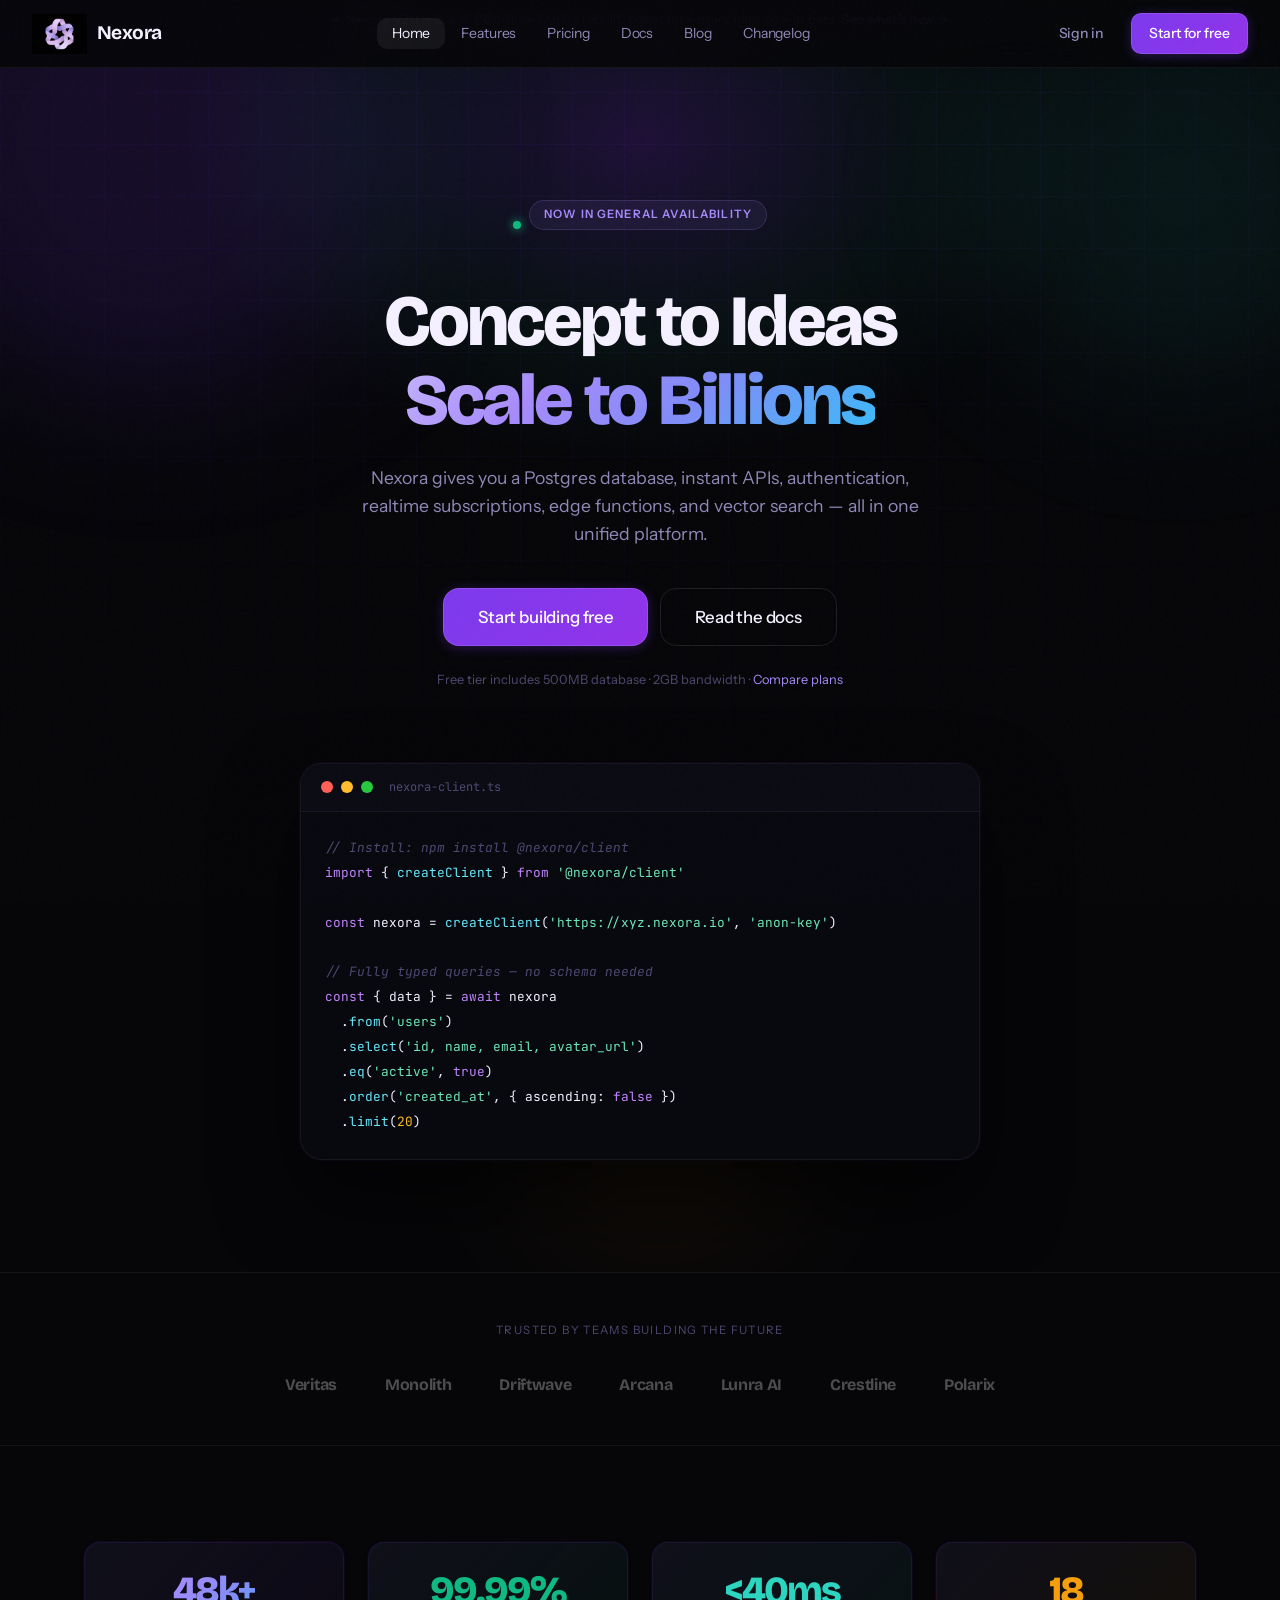
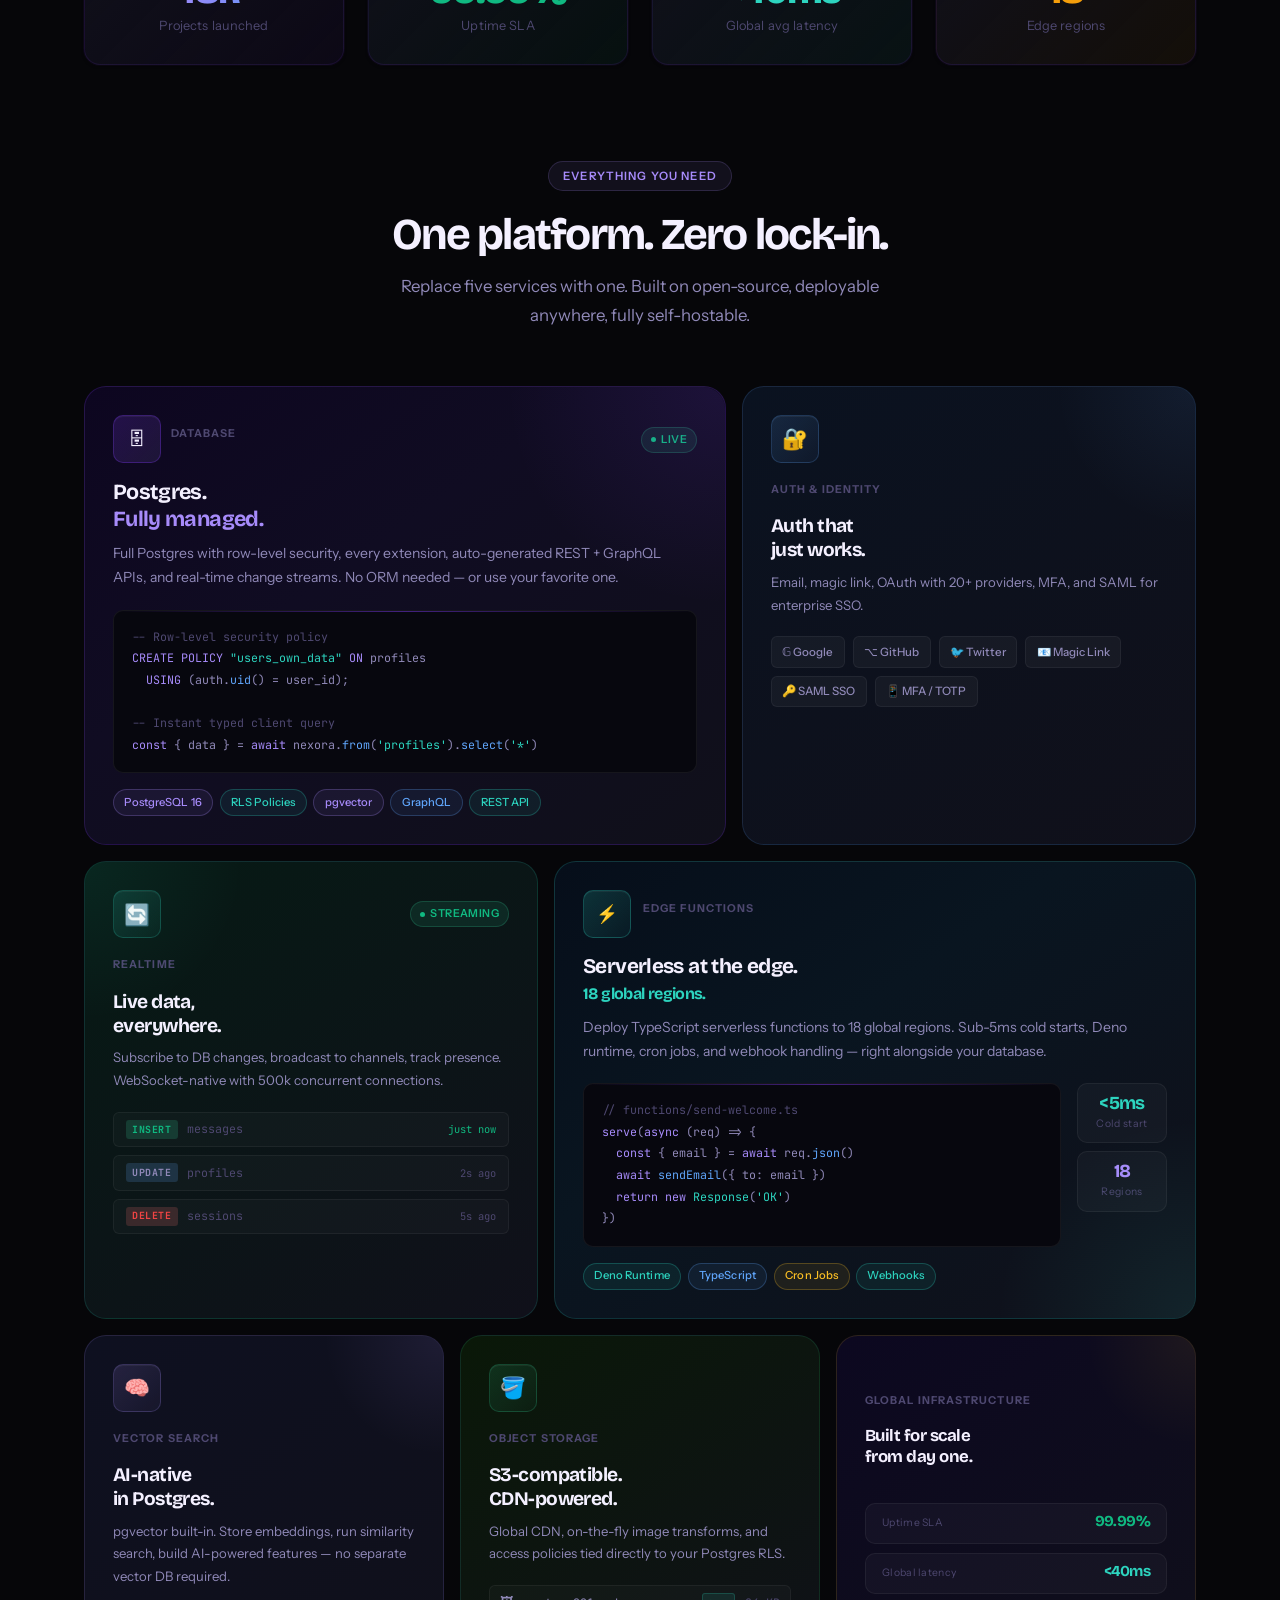
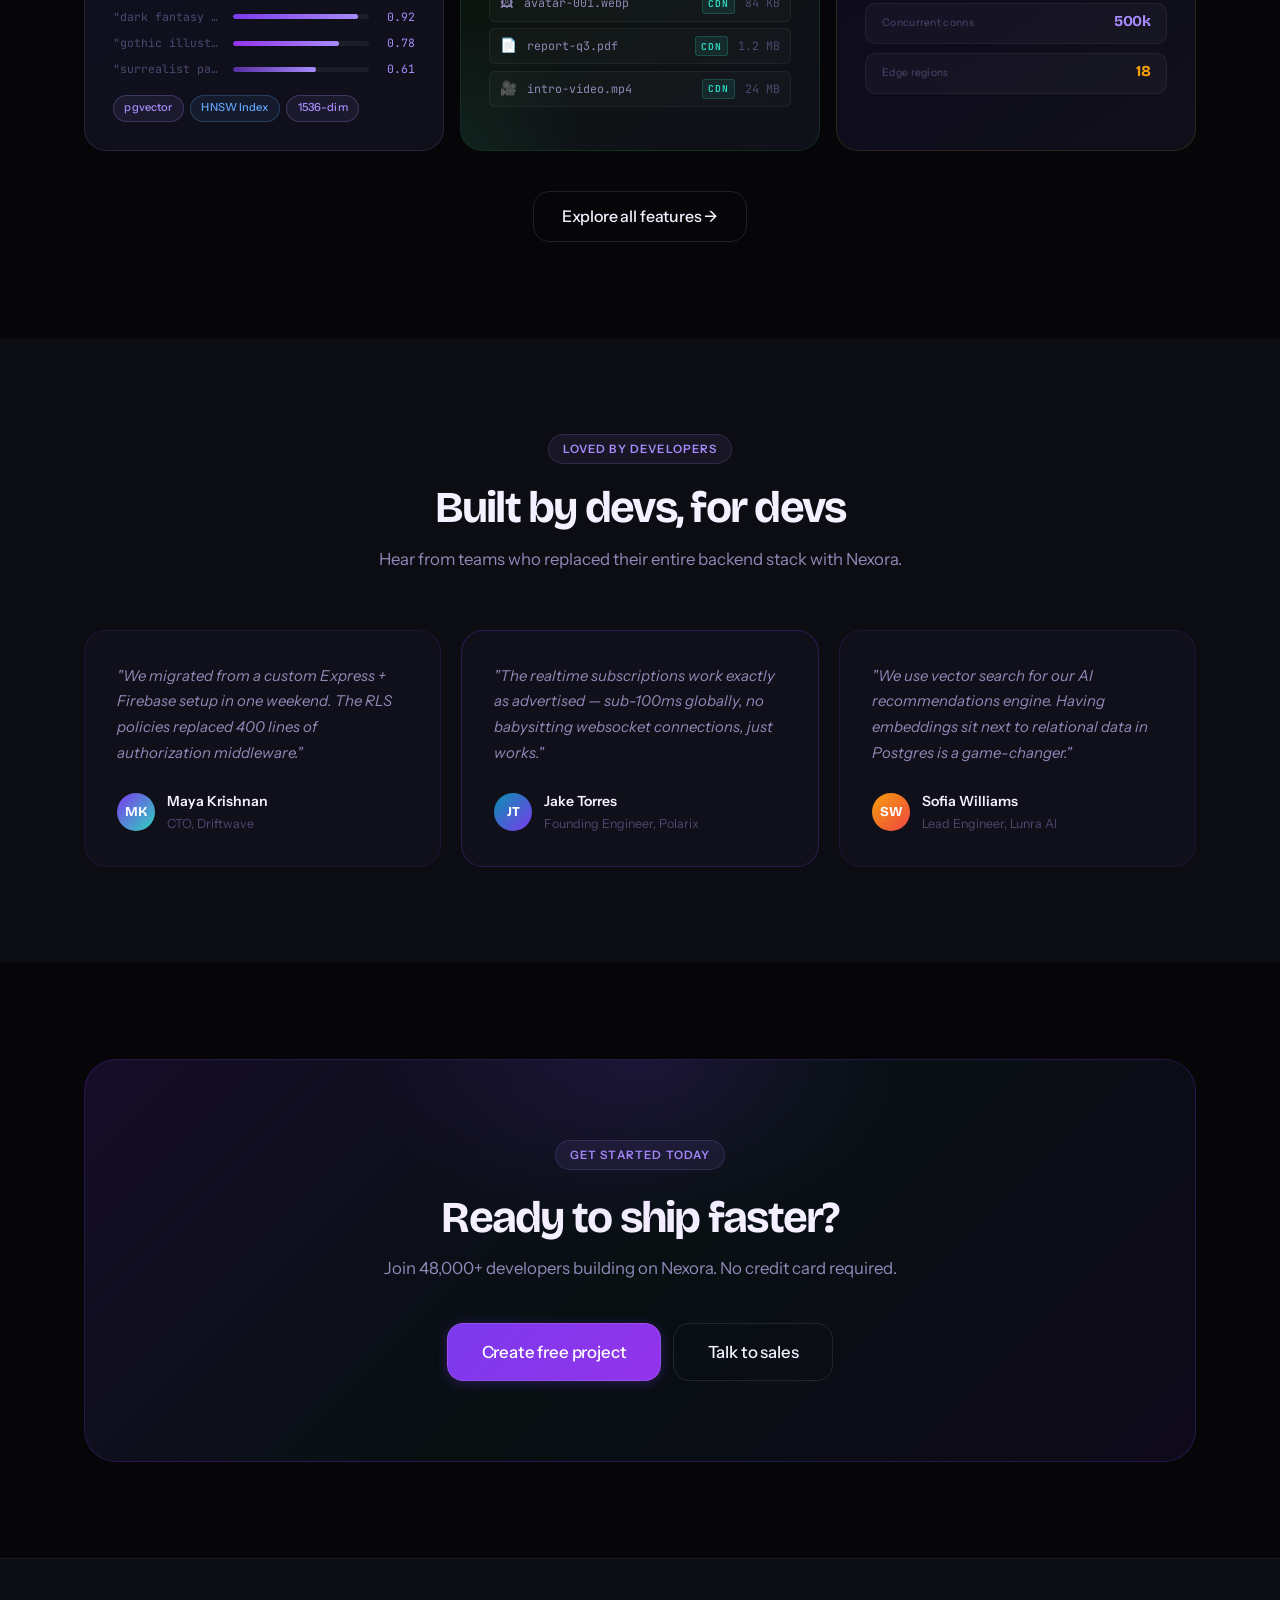
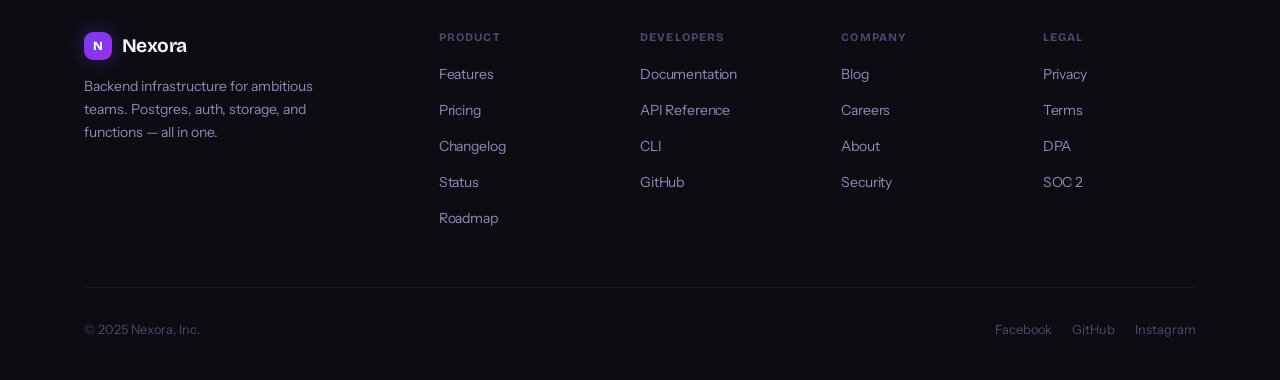
<file: index.html>
<!doctype html>
<html lang="en">
  <head>
    <meta charset="UTF-8" />
    <meta name="viewport" content="width=device-width, initial-scale=1.0" />
    <title>Nexora — Backend as a Service</title>
    <link rel="stylesheet" href="style.css" />
    <link rel="icon" type="logo" href="logo.png" />
    <style>
      .hero {
        position: relative;
        padding: 10rem 0 7rem;
        text-align: center;
        overflow: hidden;
      }
      .hero-headline {
        max-width: 900px;
        margin: 0 auto 1.5rem;
      }
      .hero-desc {
        max-width: 560px;
        margin: 0 auto 2.5rem;
        color: var(--text-secondary);
        font-size: 1.1rem;
      }
      .hero-ctas {
        display: flex;
        align-items: center;
        justify-content: center;
        gap: 0.75rem;
        flex-wrap: wrap;
        margin-bottom: 1.5rem;
      }
      .hero-note {
        font-size: 0.8rem;
        color: var(--text-muted);
      }
      .hero-note a {
        color: var(--accent-light);
        text-decoration: none;
      }

      .hero-eyebrow {
        display: flex;
        align-items: center;
        justify-content: center;
        gap: 0.5rem;
        margin-bottom: 2rem;
      }

      .terminal-preview {
        max-width: 680px;
        margin: 4.5rem auto 0;
        background: #08080f;
        border: 1px solid var(--border-subtle);
        border-radius: var(--radius-xl);
        overflow: hidden;
        text-align: left;
        box-shadow:
          0 40px 80px rgba(0, 0, 0, 0.6),
          0 0 0 1px rgba(124, 58, 237, 0.08);
      }
      .terminal-header {
        display: flex;
        align-items: center;
        gap: 0.5rem;
        padding: 0.875rem 1.25rem;
        background: #0b0b14;
        border-bottom: 1px solid var(--border-subtle);
      }
      .terminal-dot {
        width: 12px;
        height: 12px;
        border-radius: 50%;
      }
      .terminal-title {
        font-size: 0.75rem;
        color: var(--text-muted);
        margin-left: 0.5rem;
        font-family: var(--font-mono);
      }
      .terminal-body {
        padding: 1.5rem;
        font-family: var(--font-mono);
        font-size: 0.8rem;
        line-height: 1.95;
      }

      .logos-row {
        display: flex;
        align-items: center;
        justify-content: center;
        gap: 3rem;
        flex-wrap: wrap;
        opacity: 0.3;
        filter: grayscale(1);
      }
      .logo-pill {
        font-family: var(--font-display);
        font-weight: 700;
        font-size: 1rem;
        color: var(--text-primary);
        letter-spacing: -0.02em;
      }

      .features-grid {
        display: grid;
        grid-template-columns: repeat(3, 1fr);
        gap: 1.25rem;
      }
      .features-grid-2col {
        display: grid;
        grid-template-columns: 1fr 1fr;
        gap: 1.25rem;
        margin-top: 1.25rem;
      }
      @media (max-width: 860px) {
        .features-grid {
          grid-template-columns: 1fr 1fr;
        }
        .features-grid-2col {
          grid-template-columns: 1fr;
        }
      }
      @media (max-width: 560px) {
        .features-grid {
          grid-template-columns: 1fr;
        }
      }

      .stats-grid {
        display: grid;
        grid-template-columns: repeat(4, 1fr);
        gap: 1.5rem;
      }
      @media (max-width: 700px) {
        .stats-grid {
          grid-template-columns: 1fr 1fr;
        }
      }

      /* Testimonials */
      .testimonials-grid {
        display: grid;
        grid-template-columns: repeat(3, 1fr);
        gap: 1.25rem;
      }
      @media (max-width: 860px) {
        .testimonials-grid {
          grid-template-columns: 1fr;
        }
      }
      .testimonial-card {
        background: var(--bg-card);
        border: 1px solid var(--border);
        border-radius: var(--radius-xl);
        padding: 2rem;
        transition:
          border-color 0.25s,
          transform 0.2s;
      }
      .testimonial-card:hover {
        border-color: var(--border-hover);
        transform: translateY(-2px);
      }
      .testimonial-quote {
        font-size: 0.9375rem;
        color: var(--text-secondary);
        line-height: 1.72;
        margin-bottom: 1.5rem;
        font-style: italic;
      }
      .testimonial-author {
        display: flex;
        align-items: center;
        gap: 0.75rem;
      }
      .testimonial-avatar {
        width: 38px;
        height: 38px;
        border-radius: 50%;
        background: linear-gradient(135deg, var(--accent) 0%, var(--teal) 100%);
        display: flex;
        align-items: center;
        justify-content: center;
        font-family: var(--font-display);
        font-weight: 700;
        font-size: 0.85rem;
        color: #fff;
        flex-shrink: 0;
      }
      .testimonial-name {
        font-weight: 600;
        font-size: 0.875rem;
        color: var(--text-primary);
      }
      .testimonial-role {
        font-size: 0.78rem;
        color: var(--text-muted);
        margin-top: 0.1rem;
      }

      /* ── Upgraded Bento grid ── */
      .bento-grid {
        display: grid;
        grid-template-columns: repeat(12, 1fr);
        gap: 1rem;
      }
      .bento-card {
        background: var(--bg-card);
        border: 1px solid var(--border);
        border-radius: var(--radius-xl);
        padding: 1.75rem;
        transition:
          border-color 0.3s,
          transform 0.25s,
          box-shadow 0.3s;
        overflow: hidden;
        position: relative;
      }
      .bento-card:hover {
        border-color: var(--border-hover);
        transform: translateY(-3px);
        box-shadow:
          0 20px 60px rgba(0, 0, 0, 0.5),
          0 0 0 1px rgba(124, 58, 237, 0.08);
      }
      /* Subtle glow on hover per card */
      .bento-card::before {
        content: "";
        position: absolute;
        inset: 0;
        border-radius: var(--radius-xl);
        opacity: 0;
        transition: opacity 0.35s;
        pointer-events: none;
      }
      .bento-card:hover::before {
        opacity: 1;
      }

      .bento-1 {
        grid-column: span 7;
      }
      .bento-2 {
        grid-column: span 5;
      }
      .bento-3 {
        grid-column: span 5;
      }
      .bento-4 {
        grid-column: span 7;
      }
      .bento-5 {
        grid-column: span 4;
      }
      .bento-6 {
        grid-column: span 4;
      }
      .bento-7 {
        grid-column: span 4;
      }

      @media (max-width: 960px) {
        .bento-grid {
          grid-template-columns: 1fr 1fr;
        }
        .bento-1,
        .bento-2,
        .bento-3,
        .bento-4,
        .bento-5,
        .bento-6,
        .bento-7 {
          grid-column: span 1;
        }
      }
      @media (max-width: 560px) {
        .bento-grid {
          grid-template-columns: 1fr;
        }
      }

      /* Card label tag inside bento */
      .bento-label {
        display: inline-flex;
        align-items: center;
        gap: 0.35rem;
        font-size: 0.68rem;
        font-weight: 700;
        letter-spacing: 0.1em;
        text-transform: uppercase;
        color: var(--text-muted);
        margin-bottom: 1rem;
      }
      .bento-title {
        font-family: var(--font-display);
        font-size: 1.2rem;
        font-weight: 700;
        letter-spacing: -0.03em;
        color: var(--text-primary);
        margin-bottom: 0.55rem;
        line-height: 1.25;
      }
      .bento-desc {
        color: var(--text-secondary);
        font-size: 0.875rem;
        line-height: 1.72;
      }

      /* ── Mini code block inside bento ── */
      .bento-code {
        background: #07070e;
        border: 1px solid rgba(255, 255, 255, 0.06);
        border-radius: var(--radius-md);
        padding: 1rem 1.1rem;
        font-family: var(--font-mono);
        font-size: 0.73rem;
        line-height: 1.85;
        color: var(--text-secondary);
        margin-top: 1.25rem;
        position: relative;
        overflow: hidden;
      }
      .bento-code::before {
        content: "";
        position: absolute;
        top: 0;
        left: 0;
        right: 0;
        height: 1px;
        background: linear-gradient(
          90deg,
          transparent,
          rgba(124, 58, 237, 0.5),
          transparent
        );
      }

      /* ── Stat pill row ── */
      .bento-stat-row {
        display: flex;
        gap: 0.75rem;
        margin-top: 1.25rem;
        flex-wrap: wrap;
      }
      .bento-stat {
        display: flex;
        flex-direction: column;
        align-items: center;
        background: rgba(255, 255, 255, 0.03);
        border: 1px solid var(--border-subtle);
        border-radius: var(--radius-md);
        padding: 0.6rem 1rem;
        flex: 1;
        min-width: 70px;
      }
      .bento-stat-val {
        font-family: var(--font-display);
        font-size: 1.15rem;
        font-weight: 700;
        letter-spacing: -0.04em;
        line-height: 1;
        margin-bottom: 0.25rem;
      }
      .bento-stat-lbl {
        font-size: 0.65rem;
        color: var(--text-muted);
        text-align: center;
        letter-spacing: 0.03em;
      }

      /* ── Badge pill row ── */
      .bento-pills {
        display: flex;
        gap: 0.4rem;
        flex-wrap: wrap;
        margin-top: 1rem;
      }
      .bento-pill {
        font-size: 0.7rem;
        font-weight: 500;
        padding: 0.22rem 0.65rem;
        border-radius: 999px;
        border: 1px solid;
        letter-spacing: 0.01em;
      }
      .pill-v {
        color: #a78bfa;
        border-color: rgba(167, 139, 250, 0.25);
        background: rgba(167, 139, 250, 0.08);
      }
      .pill-t {
        color: #2dd4bf;
        border-color: rgba(45, 212, 191, 0.25);
        background: rgba(45, 212, 191, 0.08);
      }
      .pill-a {
        color: #fbbf24;
        border-color: rgba(251, 191, 36, 0.25);
        background: rgba(251, 191, 36, 0.08);
      }
      .pill-g {
        color: #60a5fa;
        border-color: rgba(96, 165, 250, 0.25);
        background: rgba(96, 165, 250, 0.08);
      }
      .pill-r {
        color: #f87171;
        border-color: rgba(248, 113, 113, 0.25);
        background: rgba(248, 113, 113, 0.08);
      }

      /* ── Live pulse indicator ── */
      .live-badge {
        display: inline-flex;
        align-items: center;
        gap: 0.35rem;
        font-size: 0.68rem;
        font-weight: 600;
        color: var(--green);
        background: rgba(52, 211, 153, 0.1);
        border: 1px solid rgba(52, 211, 153, 0.2);
        padding: 0.2rem 0.55rem;
        border-radius: 999px;
        letter-spacing: 0.04em;
        text-transform: uppercase;
      }
      .live-dot {
        width: 5px;
        height: 5px;
        border-radius: 50%;
        background: var(--green);
        animation: pulse-dot 1.8s infinite;
      }

      /* ── Auth providers visual ── */
      .auth-providers {
        display: flex;
        flex-wrap: wrap;
        gap: 0.5rem;
        margin-top: 1.25rem;
      }
      .auth-provider {
        display: flex;
        align-items: center;
        gap: 0.4rem;
        background: rgba(255, 255, 255, 0.04);
        border: 1px solid var(--border-subtle);
        border-radius: var(--radius-sm);
        padding: 0.35rem 0.65rem;
        font-size: 0.72rem;
        color: var(--text-secondary);
        font-weight: 500;
        transition:
          border-color 0.2s,
          color 0.2s;
      }
      .auth-provider:hover {
        border-color: var(--border-hover);
        color: var(--text-primary);
      }

      /* ── Realtime messages animation ── */
      .rt-messages {
        margin-top: 1.25rem;
        display: flex;
        flex-direction: column;
        gap: 0.5rem;
      }
      .rt-msg {
        display: flex;
        align-items: center;
        gap: 0.6rem;
        font-size: 0.73rem;
        font-family: var(--font-mono);
        color: var(--text-secondary);
        padding: 0.45rem 0.75rem;
        background: rgba(255, 255, 255, 0.025);
        border: 1px solid rgba(255, 255, 255, 0.05);
        border-radius: var(--radius-sm);
        animation: rt-slide-in 0.4s ease both;
      }
      .rt-msg:nth-child(1) {
        animation-delay: 0.1s;
      }
      .rt-msg:nth-child(2) {
        animation-delay: 0.5s;
      }
      .rt-msg:nth-child(3) {
        animation-delay: 0.9s;
      }
      @keyframes rt-slide-in {
        from {
          opacity: 0;
          transform: translateX(-8px);
        }
        to {
          opacity: 1;
          transform: translateX(0);
        }
      }
      .rt-event-type {
        font-size: 0.62rem;
        font-weight: 700;
        padding: 0.1rem 0.4rem;
        border-radius: 3px;
        text-transform: uppercase;
        letter-spacing: 0.05em;
        flex-shrink: 0;
      }
      .rt-insert {
        background: rgba(52, 211, 153, 0.18);
        color: var(--green);
      }
      .rt-update {
        background: rgba(96, 165, 250, 0.18);
        color: var(--blue);
      }
      .rt-delete {
        background: rgba(248, 113, 113, 0.18);
        color: var(--red);
      }

      /* ── Vector similarity visual ── */
      .vector-bars {
        margin-top: 1.25rem;
        display: flex;
        flex-direction: column;
        gap: 0.5rem;
      }
      .vector-bar-row {
        display: flex;
        align-items: center;
        gap: 0.65rem;
        font-size: 0.72rem;
        font-family: var(--font-mono);
      }
      .vector-bar-label {
        color: var(--text-muted);
        width: 110px;
        flex-shrink: 0;
        white-space: nowrap;
        overflow: hidden;
        text-overflow: ellipsis;
      }
      .vector-bar-track {
        flex: 1;
        height: 5px;
        background: rgba(255, 255, 255, 0.06);
        border-radius: 99px;
        overflow: hidden;
      }
      .vector-bar-fill {
        height: 100%;
        border-radius: 99px;
        transition: width 1.2s cubic-bezier(0.25, 1, 0.5, 1);
      }
      .vector-bar-score {
        color: var(--accent-light);
        width: 36px;
        text-align: right;
        flex-shrink: 0;
      }

      /* ── Storage visual ── */
      .storage-files {
        margin-top: 1.25rem;
        display: flex;
        flex-direction: column;
        gap: 0.4rem;
      }
      .storage-file {
        display: flex;
        align-items: center;
        gap: 0.6rem;
        padding: 0.4rem 0.65rem;
        background: rgba(255, 255, 255, 0.025);
        border: 1px solid rgba(255, 255, 255, 0.05);
        border-radius: var(--radius-sm);
        font-size: 0.73rem;
        color: var(--text-secondary);
        font-family: var(--font-mono);
      }
      .storage-file-icon {
        font-size: 0.85rem;
        flex-shrink: 0;
      }
      .storage-file-name {
        flex: 1;
        overflow: hidden;
        text-overflow: ellipsis;
        white-space: nowrap;
      }
      .storage-file-size {
        color: var(--text-muted);
        flex-shrink: 0;
      }
      .storage-cdn-badge {
        font-size: 0.6rem;
        font-weight: 700;
        letter-spacing: 0.07em;
        text-transform: uppercase;
        color: var(--teal);
        background: rgba(45, 212, 191, 0.1);
        border: 1px solid rgba(45, 212, 191, 0.2);
        padding: 0.1rem 0.35rem;
        border-radius: 3px;
        flex-shrink: 0;
      }

      /* ── Region map dots ── */
      .region-map {
        position: relative;
        height: 80px;
        background: url("data:image/svg+xml,%3Csvg xmlns='http://www.w3.org/2000/svg' width='600' height='300' viewBox='0 0 600 300'%3E%3Cpath d='M70 80 Q80 60 100 70 L130 65 Q150 55 165 70 L175 75 Q195 65 220 75 L240 70 Q260 55 285 65 L310 70 Q330 60 360 55 L400 60 Q430 50 460 55 L490 60 Q510 55 530 65 L545 60 Q560 55 570 65 L575 80 Q580 100 570 110 L565 130 Q570 150 555 160 L540 170 Q530 185 515 180 L495 175 Q475 185 460 180 L440 175 Q420 185 400 175 L375 165 Q355 175 335 165 L310 155 Q285 165 265 155 L240 145 Q220 160 195 145 L170 140 Q150 155 130 145 L110 135 Q85 145 70 130 Z' fill='rgba(124,58,237,0.06)' stroke='rgba(124,58,237,0.12)' stroke-width='1'/%3E%3C/svg%3E")
          center/cover no-repeat;
        margin-top: 1rem;
        border-radius: var(--radius-md);
        overflow: hidden;
      }
      .region-dot {
        position: absolute;
        width: 8px;
        height: 8px;
        border-radius: 50%;
        background: var(--teal);
        box-shadow: 0 0 8px var(--teal);
        animation: pulse-dot 2s infinite;
        transform: translate(-50%, -50%);
      }
      .region-dot::after {
        content: "";
        position: absolute;
        inset: -4px;
        border-radius: 50%;
        border: 1px solid rgba(45, 212, 191, 0.3);
        animation: ripple 2s infinite;
      }
      @keyframes ripple {
        0% {
          transform: scale(1);
          opacity: 1;
        }
        100% {
          transform: scale(2.5);
          opacity: 0;
        }
      }

      /* ── Section divider line ── */
      .bento-accent-line {
        height: 2px;
        background: linear-gradient(90deg, var(--accent) 0%, var(--teal) 100%);
        border-radius: 1px;
        margin-bottom: 1.5rem;
      }
    </style>
  </head>
  <body>
    <div class="announcement-bar">
      ✦ Nexora v2.0 is live — Real-time engine rebuilt, pgvector + branching now
      in beta.
      <a href="changelog.html">See what's new →</a>
    </div>

    <nav>
      <a href="index.html" class="nav-logo">
        <!-- <span class="nav-logo-mark">N</span> -->
        <img src="./logo.png" alt="" width="55" height="40" />
        <span class="nav-logo-text">Nexora</span>
      </a>
      <ul class="nav-links">
        <li><a href="index.html" class="active">Home</a></li>
        <li><a href="features.html">Features</a></li>
        <li><a href="pricing.html">Pricing</a></li>
        <li><a href="docs.html">Docs</a></li>
        <li><a href="blog.html">Blog</a></li>
        <li><a href="changelog.html">Changelog</a></li>
      </ul>
      <div class="nav-actions">
        <a href="login.html" class="btn btn-ghost">Sign in</a>
        <a href="dashboard.html" class="btn btn-primary">Start for free</a>
      </div>
    </nav>

    <!-- Hero -->
    <section class="hero">
      <div class="hero-grid-bg"></div>
      <div class="hero-radial"></div>
      <div class="hero-orbs">
        <div class="hero-orb hero-orb-1"></div>
        <div class="hero-orb hero-orb-2"></div>
        <div class="hero-orb hero-orb-3"></div>
      </div>
      <div class="container" style="position: relative; z-index: 1">
        <div class="hero-eyebrow animate-fade-up">
          <span class="glow-dot"></span>
          <span class="label-tag">Now in general availability</span>
        </div>
        <div class="hero-headline animate-fade-up animate-delay-1">
          <h1 class="display-title">
            Concept to Ideas<br />
            <span class="gradient-text">Scale to Billions</span>
          </h1>
        </div>
        <p class="hero-desc animate-fade-up animate-delay-2">
          Nexora gives you a Postgres database, instant APIs, authentication,
          realtime subscriptions, edge functions, and vector search — all in one
          unified platform.
        </p>
        <div class="hero-ctas animate-fade-up animate-delay-3">
          <a href="signup.html" class="btn btn-primary btn-xl"
            >Start building free</a
          >
          <a href="docs.html" class="btn btn-outline btn-xl">Read the docs</a>
        </div>
        <p class="hero-note animate-fade-up animate-delay-4">
          Free tier includes 500MB database · 2GB bandwidth ·
          <a href="pricing.html">Compare plans</a>
        </p>

        <div class="terminal-preview animate-fade-up animate-delay-4">
          <div class="terminal-header">
            <span class="terminal-dot" style="background: #ff5f56"></span>
            <span class="terminal-dot" style="background: #ffbd2e"></span>
            <span class="terminal-dot" style="background: #27c93f"></span>
            <span class="terminal-title">nexora-client.ts</span>
          </div>
          <div class="terminal-body">
            <span class="code-comment"
              >// Install: npm install @nexora/client</span
            ><br />
            <span class="code-keyword">import</span> {
            <span class="code-fn">createClient</span> }
            <span class="code-keyword">from</span>
            <span class="code-string">'@nexora/client'</span><br />
            <br />
            <span class="code-keyword">const</span> nexora =
            <span class="code-fn">createClient</span>(<span class="code-string"
              >'https://xyz.nexora.io'</span
            >, <span class="code-string">'anon-key'</span>)<br />
            <br />
            <span class="code-comment"
              >// Fully typed queries — no schema needed</span
            ><br />
            <span class="code-keyword">const</span> { data } =
            <span class="code-keyword">await</span> nexora<br />
            &nbsp;&nbsp;.<span class="code-fn">from</span>(<span
              class="code-string"
              >'users'</span
            >)<br />
            &nbsp;&nbsp;.<span class="code-fn">select</span>(<span
              class="code-string"
              >'id, name, email, avatar_url'</span
            >)<br />
            &nbsp;&nbsp;.<span class="code-fn">eq</span>(<span
              class="code-string"
              >'active'</span
            >, <span class="code-keyword">true</span>)<br />
            &nbsp;&nbsp;.<span class="code-fn">order</span>(<span
              class="code-string"
              >'created_at'</span
            >, { ascending: <span class="code-keyword">false</span> })<br />
            &nbsp;&nbsp;.<span class="code-fn">limit</span>(<span
              class="code-num"
              >20</span
            >)
          </div>
        </div>
      </div>
    </section>

    <!-- Social Proof -->
    <section
      class="section-sm"
      style="
        border-top: 1px solid var(--border-subtle);
        border-bottom: 1px solid var(--border-subtle);
      "
    >
      <div class="container">
        <p
          style="
            text-align: center;
            font-size: 0.72rem;
            color: var(--text-muted);
            letter-spacing: 0.12em;
            text-transform: uppercase;
            margin-bottom: 2rem;
          "
        >
          Trusted by teams building the future
        </p>
        <div class="logos-row">
          <span class="logo-pill">Veritas</span>
          <span class="logo-pill">Monolith</span>
          <span class="logo-pill">Driftwave</span>
          <span class="logo-pill">Arcana</span>
          <span class="logo-pill">Lunra AI</span>
          <span class="logo-pill">Crestline</span>
          <span class="logo-pill">Polarix</span>
        </div>
      </div>
    </section>

    <!-- Stats -->
    <section class="section">
      <div class="container">
        <div class="stats-grid">
          <div
            class="card stat-item"
            style="
              background: linear-gradient(
                135deg,
                var(--bg-card) 0%,
                rgba(124, 58, 237, 0.06) 100%
              );
            "
          >
            <div class="stat-num gradient-text">48k+</div>
            <div class="stat-label">Projects launched</div>
          </div>
          <div
            class="card stat-item"
            style="
              background: linear-gradient(
                135deg,
                var(--bg-card) 0%,
                rgba(16, 185, 129, 0.06) 100%
              );
            "
          >
            <div class="stat-num" style="color: var(--green)">99.99%</div>
            <div class="stat-label">Uptime SLA</div>
          </div>
          <div
            class="card stat-item"
            style="
              background: linear-gradient(
                135deg,
                var(--bg-card) 0%,
                rgba(45, 212, 191, 0.06) 100%
              );
            "
          >
            <div class="stat-num" style="color: var(--teal)">&lt;40ms</div>
            <div class="stat-label">Global avg latency</div>
          </div>
          <div
            class="card stat-item"
            style="
              background: linear-gradient(
                135deg,
                var(--bg-card) 0%,
                rgba(245, 158, 11, 0.06) 100%
              );
            "
          >
            <div class="stat-num" style="color: var(--amber)">18</div>
            <div class="stat-label">Edge regions</div>
          </div>
        </div>
      </div>
    </section>

    <!-- Bento Features -->
    <section class="section" style="padding-top: 0">
      <div class="container">
        <div style="text-align: center; margin-bottom: 3.5rem">
          <span class="label-tag">Everything you need</span>
          <h2 class="section-title">One platform. Zero lock-in.</h2>
          <p
            class="section-subtitle"
            style="max-width: 520px; margin: 0.75rem auto 0"
          >
            Replace five services with one. Built on open-source, deployable
            anywhere, fully self-hostable.
          </p>
        </div>

        <div class="bento-grid">
          <!-- ── CARD 1: Postgres (wide, hero card) ── -->
          <div
            class="bento-card bento-1"
            style="
              background: linear-gradient(
                145deg,
                #0d0620 0%,
                #100c22 40%,
                var(--bg-card) 100%
              );
              border-color: rgba(124, 58, 237, 0.2);
            "
          >
            <div
              style="
                position: absolute;
                top: 0;
                right: 0;
                width: 220px;
                height: 220px;
                background: radial-gradient(
                  circle at top right,
                  rgba(124, 58, 237, 0.12),
                  transparent 70%
                );
                pointer-events: none;
                border-radius: var(--radius-xl);
              "
            ></div>
            <div
              style="
                display: flex;
                align-items: center;
                gap: 0.6rem;
                margin-bottom: 1rem;
              "
            >
              <div
                class="feature-icon"
                style="
                  margin-bottom: 0;
                  flex-shrink: 0;
                  background: linear-gradient(
                    135deg,
                    rgba(124, 58, 237, 0.2),
                    rgba(167, 139, 250, 0.1)
                  );
                  border-color: rgba(124, 58, 237, 0.3);
                  font-size: 1.1rem;
                "
              >
                🗄
              </div>
              <div>
                <div class="bento-label">Database</div>
              </div>
              <div style="margin-left: auto">
                <span class="live-badge"
                  ><span class="live-dot"></span>Live</span
                >
              </div>
            </div>
            <h3 class="bento-title" style="font-size: 1.35rem">
              Postgres.<br /><span style="color: var(--accent-light)"
                >Fully managed.</span
              >
            </h3>
            <p class="bento-desc">
              Full Postgres with row-level security, every extension,
              auto-generated REST + GraphQL APIs, and real-time change streams.
              No ORM needed — or use your favorite one.
            </p>
            <div class="bento-code">
              <span style="color: var(--text-muted)"
                >-- Row-level security policy</span
              ><br />
              <span style="color: #a78bfa">CREATE POLICY</span>
              <span style="color: #2dd4bf">"users_own_data"</span>
              <span style="color: #a78bfa">ON</span> profiles<br />
              &nbsp;&nbsp;<span style="color: #a78bfa">USING</span> (auth.<span
                style="color: #60a5fa"
                >uid</span
              >() = user_id);<br />
              <br />
              <span style="color: var(--text-muted)"
                >-- Instant typed client query</span
              ><br />
              <span style="color: #a78bfa">const</span> { data } =
              <span style="color: #a78bfa">await</span> nexora.<span
                style="color: #60a5fa"
                >from</span
              >(<span style="color: #2dd4bf">'profiles'</span>).<span
                style="color: #60a5fa"
                >select</span
              >(<span style="color: #2dd4bf">'*'</span>)
            </div>
            <div class="bento-pills" style="margin-top: 1rem">
              <span class="bento-pill pill-v">PostgreSQL 16</span>
              <span class="bento-pill pill-t">RLS Policies</span>
              <span class="bento-pill pill-v">pgvector</span>
              <span class="bento-pill pill-g">GraphQL</span>
              <span class="bento-pill pill-t">REST API</span>
            </div>
          </div>

          <!-- ── CARD 2: Auth & Identity ── -->
          <div
            class="bento-card bento-2"
            style="
              background: linear-gradient(
                145deg,
                #0a1220 0%,
                var(--bg-card) 100%
              );
              border-color: rgba(96, 165, 250, 0.15);
            "
          >
            <div
              style="
                position: absolute;
                top: 0;
                right: 0;
                width: 140px;
                height: 140px;
                background: radial-gradient(
                  circle at top right,
                  rgba(96, 165, 250, 0.08),
                  transparent 70%
                );
                pointer-events: none;
              "
            ></div>
            <div
              class="feature-icon"
              style="
                background: linear-gradient(
                  135deg,
                  rgba(96, 165, 250, 0.15),
                  rgba(96, 165, 250, 0.05)
                );
                border-color: rgba(96, 165, 250, 0.2);
                margin-bottom: 0.75rem;
              "
            >
              🔐
            </div>
            <div class="bento-label">Auth &amp; Identity</div>
            <h3 class="bento-title">Auth that<br />just works.</h3>
            <p class="bento-desc" style="font-size: 0.825rem">
              Email, magic link, OAuth with 20+ providers, MFA, and SAML for
              enterprise SSO.
            </p>
            <div class="auth-providers">
              <span class="auth-provider">𝔾 Google</span>
              <span class="auth-provider">⌥ GitHub</span>
              <span class="auth-provider">🐦 Twitter</span>
              <span class="auth-provider">📧 Magic Link</span>
              <span class="auth-provider">🔑 SAML SSO</span>
              <span class="auth-provider">📱 MFA / TOTP</span>
            </div>
          </div>

          <!-- ── CARD 3: Realtime ── -->
          <div
            class="bento-card bento-3"
            style="
              background: linear-gradient(
                145deg,
                #061a14 0%,
                var(--bg-card) 100%
              );
              border-color: rgba(45, 212, 191, 0.15);
            "
          >
            <div
              style="
                position: absolute;
                top: 0;
                left: 0;
                width: 160px;
                height: 160px;
                background: radial-gradient(
                  circle at top left,
                  rgba(45, 212, 191, 0.07),
                  transparent 70%
                );
                pointer-events: none;
              "
            ></div>
            <div
              style="
                display: flex;
                align-items: center;
                gap: 0.5rem;
                margin-bottom: 0.75rem;
              "
            >
              <div
                class="feature-icon"
                style="
                  background: linear-gradient(
                    135deg,
                    rgba(45, 212, 191, 0.15),
                    rgba(45, 212, 191, 0.05)
                  );
                  border-color: rgba(45, 212, 191, 0.2);
                  margin-bottom: 0;
                "
              >
                🔄
              </div>
              <span class="live-badge" style="margin-left: auto"
                ><span class="live-dot"></span>Streaming</span
              >
            </div>
            <div class="bento-label">Realtime</div>
            <h3 class="bento-title">Live data,<br />everywhere.</h3>
            <p class="bento-desc" style="font-size: 0.825rem">
              Subscribe to DB changes, broadcast to channels, track presence.
              WebSocket-native with 500k concurrent connections.
            </p>
            <div class="rt-messages">
              <div class="rt-msg">
                <span class="rt-event-type rt-insert">INSERT</span
                ><span style="color: var(--text-muted)">messages</span
                ><span
                  style="
                    margin-left: auto;
                    color: var(--green);
                    font-size: 0.65rem;
                  "
                  >just now</span
                >
              </div>
              <div class="rt-msg">
                <span class="rt-event-type rt-update">UPDATE</span
                ><span style="color: var(--text-muted)">profiles</span
                ><span
                  style="
                    margin-left: auto;
                    color: var(--text-muted);
                    font-size: 0.65rem;
                  "
                  >2s ago</span
                >
              </div>
              <div class="rt-msg">
                <span class="rt-event-type rt-delete">DELETE</span
                ><span style="color: var(--text-muted)">sessions</span
                ><span
                  style="
                    margin-left: auto;
                    color: var(--text-muted);
                    font-size: 0.65rem;
                  "
                  >5s ago</span
                >
              </div>
            </div>
          </div>

          <!-- ── CARD 4: Edge Functions (wide) ── -->
          <div
            class="bento-card bento-4"
            style="
              background: linear-gradient(
                145deg,
                #060e1a 0%,
                #091520 40%,
                var(--bg-card) 100%
              );
              border-color: rgba(45, 212, 191, 0.18);
            "
          >
            <div
              style="
                position: absolute;
                bottom: 0;
                right: 0;
                width: 200px;
                height: 200px;
                background: radial-gradient(
                  circle at bottom right,
                  rgba(45, 212, 191, 0.1),
                  transparent 70%
                );
                pointer-events: none;
              "
            ></div>
            <div
              style="
                display: flex;
                align-items: center;
                gap: 0.75rem;
                margin-bottom: 1rem;
              "
            >
              <div
                class="feature-icon"
                style="
                  margin-bottom: 0;
                  flex-shrink: 0;
                  background: linear-gradient(
                    135deg,
                    rgba(45, 212, 191, 0.18),
                    rgba(45, 212, 191, 0.05)
                  );
                  border-color: rgba(45, 212, 191, 0.25);
                  font-size: 1.1rem;
                "
              >
                ⚡
              </div>
              <div>
                <div class="bento-label">Edge Functions</div>
              </div>
            </div>
            <h3 class="bento-title" style="font-size: 1.3rem">
              Serverless at the edge.<br /><span
                style="color: var(--teal); font-size: 1rem"
                >18 global regions.</span
              >
            </h3>
            <p class="bento-desc">
              Deploy TypeScript serverless functions to 18 global regions.
              Sub-5ms cold starts, Deno runtime, cron jobs, and webhook handling
              — right alongside your database.
            </p>
            <div
              style="
                display: flex;
                gap: 1rem;
                align-items: flex-start;
                margin-top: 1.25rem;
                flex-wrap: wrap;
              "
            >
              <div
                class="bento-code"
                style="margin-top: 0; flex: 1; min-width: 200px"
              >
                <span style="color: var(--text-muted)"
                  >// functions/send-welcome.ts</span
                ><br />
                <span style="color: #a78bfa">serve</span>(<span
                  style="color: #a78bfa"
                  >async</span
                >
                (req) => {<br />
                &nbsp;&nbsp;<span style="color: #a78bfa">const</span> { email }
                = <span style="color: #a78bfa">await</span> req.<span
                  style="color: #60a5fa"
                  >json</span
                >()<br />
                &nbsp;&nbsp;<span style="color: #a78bfa">await</span>
                <span style="color: #60a5fa">sendEmail</span>({ to: email })<br />
                &nbsp;&nbsp;<span style="color: #a78bfa">return new</span>
                <span style="color: #2dd4bf">Response</span>(<span
                  style="color: #2dd4bf"
                  >'OK'</span
                >)<br />
                })
              </div>
              <div
                class="bento-stat-row"
                style="
                  flex-direction: column;
                  margin-top: 0;
                  gap: 0.5rem;
                  min-width: 90px;
                "
              >
                <div class="bento-stat">
                  <div class="bento-stat-val" style="color: var(--teal)">
                    &lt;5ms
                  </div>
                  <div class="bento-stat-lbl">Cold start</div>
                </div>
                <div class="bento-stat">
                  <div
                    class="bento-stat-val"
                    style="color: var(--accent-light)"
                  >
                    18
                  </div>
                  <div class="bento-stat-lbl">Regions</div>
                </div>
              </div>
            </div>
            <div class="bento-pills" style="margin-top: 1rem">
              <span class="bento-pill pill-t">Deno Runtime</span>
              <span class="bento-pill pill-g">TypeScript</span>
              <span class="bento-pill pill-a">Cron Jobs</span>
              <span class="bento-pill pill-t">Webhooks</span>
            </div>
          </div>

          <!-- ── CARD 5: Vector Search ── -->
          <div
            class="bento-card bento-5"
            style="
              background: linear-gradient(
                145deg,
                #0e1020 0%,
                var(--bg-card) 100%
              );
              border-color: rgba(167, 139, 250, 0.15);
            "
          >
            <div
              style="
                position: absolute;
                top: 0;
                right: 0;
                width: 120px;
                height: 120px;
                background: radial-gradient(
                  circle at top right,
                  rgba(167, 139, 250, 0.1),
                  transparent 70%
                );
                pointer-events: none;
              "
            ></div>
            <div
              class="feature-icon"
              style="
                background: linear-gradient(
                  135deg,
                  rgba(167, 139, 250, 0.15),
                  rgba(167, 139, 250, 0.05)
                );
                border-color: rgba(167, 139, 250, 0.2);
                margin-bottom: 0.75rem;
              "
            >
              🧠
            </div>
            <div class="bento-label">Vector Search</div>
            <h3 class="bento-title">AI-native<br />in Postgres.</h3>
            <p class="bento-desc" style="font-size: 0.82rem">
              pgvector built-in. Store embeddings, run similarity search, build
              AI-powered features — no separate vector DB required.
            </p>
            <div class="vector-bars">
              <div class="vector-bar-row">
                <span class="vector-bar-label">"dark fantasy art"</span>
                <div class="vector-bar-track">
                  <div
                    class="vector-bar-fill"
                    style="
                      width: 92%;
                      background: linear-gradient(
                        90deg,
                        var(--accent),
                        var(--accent-light)
                      );
                    "
                  ></div>
                </div>
                <span class="vector-bar-score">0.92</span>
              </div>
              <div class="vector-bar-row">
                <span class="vector-bar-label">"gothic illustration"</span>
                <div class="vector-bar-track">
                  <div
                    class="vector-bar-fill"
                    style="
                      width: 78%;
                      background: linear-gradient(
                        90deg,
                        var(--accent-mid),
                        var(--accent-light)
                      );
                    "
                  ></div>
                </div>
                <span class="vector-bar-score">0.78</span>
              </div>
              <div class="vector-bar-row">
                <span class="vector-bar-label">"surrealist painting"</span>
                <div class="vector-bar-track">
                  <div
                    class="vector-bar-fill"
                    style="
                      width: 61%;
                      background: linear-gradient(
                        90deg,
                        rgba(124, 58, 237, 0.6),
                        var(--accent-light)
                      );
                    "
                  ></div>
                </div>
                <span class="vector-bar-score">0.61</span>
              </div>
            </div>
            <div class="bento-pills" style="margin-top: 1rem">
              <span class="bento-pill pill-v">pgvector</span>
              <span class="bento-pill pill-g">HNSW Index</span>
              <span class="bento-pill pill-v">1536-dim</span>
            </div>
          </div>

          <!-- ── CARD 6: Object Storage ── -->
          <div
            class="bento-card bento-6"
            style="
              background: linear-gradient(
                145deg,
                #0a1808 0%,
                var(--bg-card) 100%
              );
              border-color: rgba(52, 211, 153, 0.13);
            "
          >
            <div
              style="
                position: absolute;
                bottom: 0;
                left: 0;
                width: 130px;
                height: 130px;
                background: radial-gradient(
                  circle at bottom left,
                  rgba(52, 211, 153, 0.08),
                  transparent 70%
                );
                pointer-events: none;
              "
            ></div>
            <div
              class="feature-icon"
              style="
                background: linear-gradient(
                  135deg,
                  rgba(52, 211, 153, 0.14),
                  rgba(52, 211, 153, 0.04)
                );
                border-color: rgba(52, 211, 153, 0.2);
                margin-bottom: 0.75rem;
              "
            >
              🪣
            </div>
            <div class="bento-label">Object Storage</div>
            <h3 class="bento-title">S3-compatible.<br />CDN-powered.</h3>
            <p class="bento-desc" style="font-size: 0.82rem">
              Global CDN, on-the-fly image transforms, and access policies tied
              directly to your Postgres RLS.
            </p>
            <div class="storage-files">
              <div class="storage-file">
                <span class="storage-file-icon">🖼</span
                ><span class="storage-file-name">avatar-001.webp</span
                ><span class="storage-cdn-badge">CDN</span
                ><span class="storage-file-size">84 KB</span>
              </div>
              <div class="storage-file">
                <span class="storage-file-icon">📄</span
                ><span class="storage-file-name">report-q3.pdf</span
                ><span class="storage-cdn-badge">CDN</span
                ><span class="storage-file-size">1.2 MB</span>
              </div>
              <div class="storage-file">
                <span class="storage-file-icon">🎥</span
                ><span class="storage-file-name">intro-video.mp4</span
                ><span class="storage-cdn-badge">CDN</span
                ><span class="storage-file-size">24 MB</span>
              </div>
            </div>
          </div>

          <!-- ── CARD 7: Global infra stat strip ── -->
          <div
            class="bento-card bento-7"
            style="
              background: linear-gradient(
                145deg,
                #0c0820 0%,
                var(--bg-card) 100%
              );
              border-color: rgba(251, 191, 36, 0.13);
              display: flex;
              flex-direction: column;
              justify-content: center;
            "
          >
            <div
              style="
                position: absolute;
                top: 0;
                right: 0;
                width: 110px;
                height: 110px;
                background: radial-gradient(
                  circle at top right,
                  rgba(251, 191, 36, 0.07),
                  transparent 70%
                );
                pointer-events: none;
              "
            ></div>
            <div class="bento-label">Global Infrastructure</div>
            <h3
              class="bento-title"
              style="font-size: 1.05rem; margin-bottom: 1rem"
            >
              Built for scale<br />from day one.
            </h3>
            <div
              class="bento-stat-row"
              style="flex-direction: column; gap: 0.6rem"
            >
              <div
                class="bento-stat"
                style="
                  flex-direction: row;
                  justify-content: space-between;
                  gap: 0;
                "
              >
                <span class="bento-stat-lbl" style="text-align: left"
                  >Uptime SLA</span
                >
                <span
                  class="bento-stat-val"
                  style="font-size: 0.95rem; color: var(--green)"
                  >99.99%</span
                >
              </div>
              <div
                class="bento-stat"
                style="
                  flex-direction: row;
                  justify-content: space-between;
                  gap: 0;
                "
              >
                <span class="bento-stat-lbl" style="text-align: left"
                  >Global latency</span
                >
                <span
                  class="bento-stat-val"
                  style="font-size: 0.95rem; color: var(--teal)"
                  >&lt;40ms</span
                >
              </div>
              <div
                class="bento-stat"
                style="
                  flex-direction: row;
                  justify-content: space-between;
                  gap: 0;
                "
              >
                <span class="bento-stat-lbl" style="text-align: left"
                  >Concurrent conns</span
                >
                <span
                  class="bento-stat-val"
                  style="font-size: 0.95rem; color: var(--accent-light)"
                  >500k</span
                >
              </div>
              <div
                class="bento-stat"
                style="
                  flex-direction: row;
                  justify-content: space-between;
                  gap: 0;
                "
              >
                <span class="bento-stat-lbl" style="text-align: left"
                  >Edge regions</span
                >
                <span
                  class="bento-stat-val"
                  style="font-size: 0.95rem; color: var(--amber)"
                  >18</span
                >
              </div>
            </div>
          </div>
        </div>

        <div style="text-align: center; margin-top: 2.5rem">
          <a href="features.html" class="btn btn-outline btn-lg"
            >Explore all features →</a
          >
        </div>
      </div>
    </section>

    <!-- Testimonials -->
    <section class="section" style="background: var(--bg-surface)">
      <div class="container">
        <div style="text-align: center; margin-bottom: 3.5rem">
          <span class="label-tag">Loved by developers</span>
          <h2 class="section-title">Built by devs, for devs</h2>
          <p class="section-subtitle">
            Hear from teams who replaced their entire backend stack with Nexora.
          </p>
        </div>
        <div class="testimonials-grid">
          <div class="testimonial-card">
            <p class="testimonial-quote">
              "We migrated from a custom Express + Firebase setup in one
              weekend. The RLS policies replaced 400 lines of authorization
              middleware."
            </p>
            <div class="testimonial-author">
              <div
                class="testimonial-avatar"
                style="background: linear-gradient(135deg, #7c3aed, #2dd4bf)"
              >
                MK
              </div>
              <div>
                <div class="testimonial-name">Maya Krishnan</div>
                <div class="testimonial-role">CTO, Driftwave</div>
              </div>
            </div>
          </div>
          <div
            class="testimonial-card"
            style="border-color: rgba(124, 58, 237, 0.25)"
          >
            <p class="testimonial-quote">
              "The realtime subscriptions work exactly as advertised — sub-100ms
              globally, no babysitting websocket connections, just works."
            </p>
            <div class="testimonial-author">
              <div
                class="testimonial-avatar"
                style="background: linear-gradient(135deg, #0891b2, #7c3aed)"
              >
                JT
              </div>
              <div>
                <div class="testimonial-name">Jake Torres</div>
                <div class="testimonial-role">Founding Engineer, Polarix</div>
              </div>
            </div>
          </div>
          <div class="testimonial-card">
            <p class="testimonial-quote">
              "We use vector search for our AI recommendations engine. Having
              embeddings sit next to relational data in Postgres is a
              game-changer."
            </p>
            <div class="testimonial-author">
              <div
                class="testimonial-avatar"
                style="background: linear-gradient(135deg, #f59e0b, #ef4444)"
              >
                SW
              </div>
              <div>
                <div class="testimonial-name">Sofia Williams</div>
                <div class="testimonial-role">Lead Engineer, Lunra AI</div>
              </div>
            </div>
          </div>
        </div>
      </div>
    </section>

    <!-- CTA Band -->
    <section class="section">
      <div class="container">
        <div class="cta-band">
          <span class="label-tag" style="margin-bottom: 1.5rem"
            >Get started today</span
          >
          <h2 class="section-title" style="margin-bottom: 0.75rem">
            Ready to ship faster?
          </h2>
          <p class="section-subtitle" style="margin-bottom: 2.5rem">
            Join 48,000+ developers building on Nexora. No credit card required.
          </p>
          <div
            style="
              display: flex;
              gap: 0.75rem;
              justify-content: center;
              flex-wrap: wrap;
            "
          >
            <a href="signup.html" class="btn btn-primary btn-xl"
              >Create free project</a
            >
            <a href="#" class="btn btn-outline btn-xl">Talk to sales</a>
          </div>
        </div>
      </div>
    </section>

    <footer>
      <div class="container">
        <div class="footer-grid">
          <div class="footer-brand">
            <a href="index.html" class="nav-logo" style="display: inline-flex">
              <span
                class="nav-logo-mark"
                style="width: 28px; height: 28px; font-size: 0.78rem"
                >N</span
              >
              <span class="nav-logo-text">Nexora</span>
            </a>
            <p>
              Backend infrastructure for ambitious teams. Postgres, auth,
              storage, and functions — all in one.
            </p>
          </div>
          <div class="footer-col">
            <h4>Product</h4>
            <ul>
              <li><a href="features.html">Features</a></li>
              <li><a href="pricing.html">Pricing</a></li>
              <li><a href="changelog.html">Changelog</a></li>
              <li><a href="#">Status</a></li>
              <li><a href="#">Roadmap</a></li>
            </ul>
          </div>
          <div class="footer-col">
            <h4>Developers</h4>
            <ul>
              <li><a href="docs.html">Documentation</a></li>
              <li><a href="#">API Reference</a></li>
              <li><a href="#">CLI</a></li>
              <li><a href="#">GitHub</a></li>
            </ul>
          </div>
          <div class="footer-col">
            <h4>Company</h4>
            <ul>
              <li><a href="blog.html">Blog</a></li>
              <li><a href="#">Careers</a></li>
              <li><a href="#">About</a></li>
              <li><a href="#">Security</a></li>
            </ul>
          </div>
          <div class="footer-col">
            <h4>Legal</h4>
            <ul>
              <li><a href="#">Privacy</a></li>
              <li><a href="#">Terms</a></li>
              <li><a href="#">DPA</a></li>
              <li><a href="#">SOC 2</a></li>
            </ul>
          </div>
        </div>
        <div class="footer-bottom">
          <span>© 2025 Nexora, Inc.</span>
          <div style="display: flex; gap: 1.25rem">
            <a
              href="https://www.facebook.com/kirana.n.yaupane.2025"
              style="
                color: var(--text-muted);
                text-decoration: none;
                transition: color 0.2s;
              "
              onmouseover="this.style.color = 'var(--text-primary)'"
              onmouseout="this.style.color = 'var(--text-muted)'"
              >Facebook</a
            >
            <a
              href="https://github.com/kiran33231/"
              style="
                color: var(--text-muted);
                text-decoration: none;
                transition: color 0.2s;
              "
              onmouseover="this.style.color = 'var(--text-primary)'"
              onmouseout="this.style.color = 'var(--text-muted)'"
              >GitHub</a
            >
            <a
              href="https://www.instagram.com/vidhayak.exe/"
              style="
                color: var(--text-muted);
                text-decoration: none;
                transition: color 0.2s;
              "
              onmouseover="this.style.color = 'var(--text-primary)'"
              onmouseout="this.style.color = 'var(--text-muted)'"
              >Instagram</a
            >
          </div>
        </div>
      </div>
    </footer>
  </body>
</html>
</file>
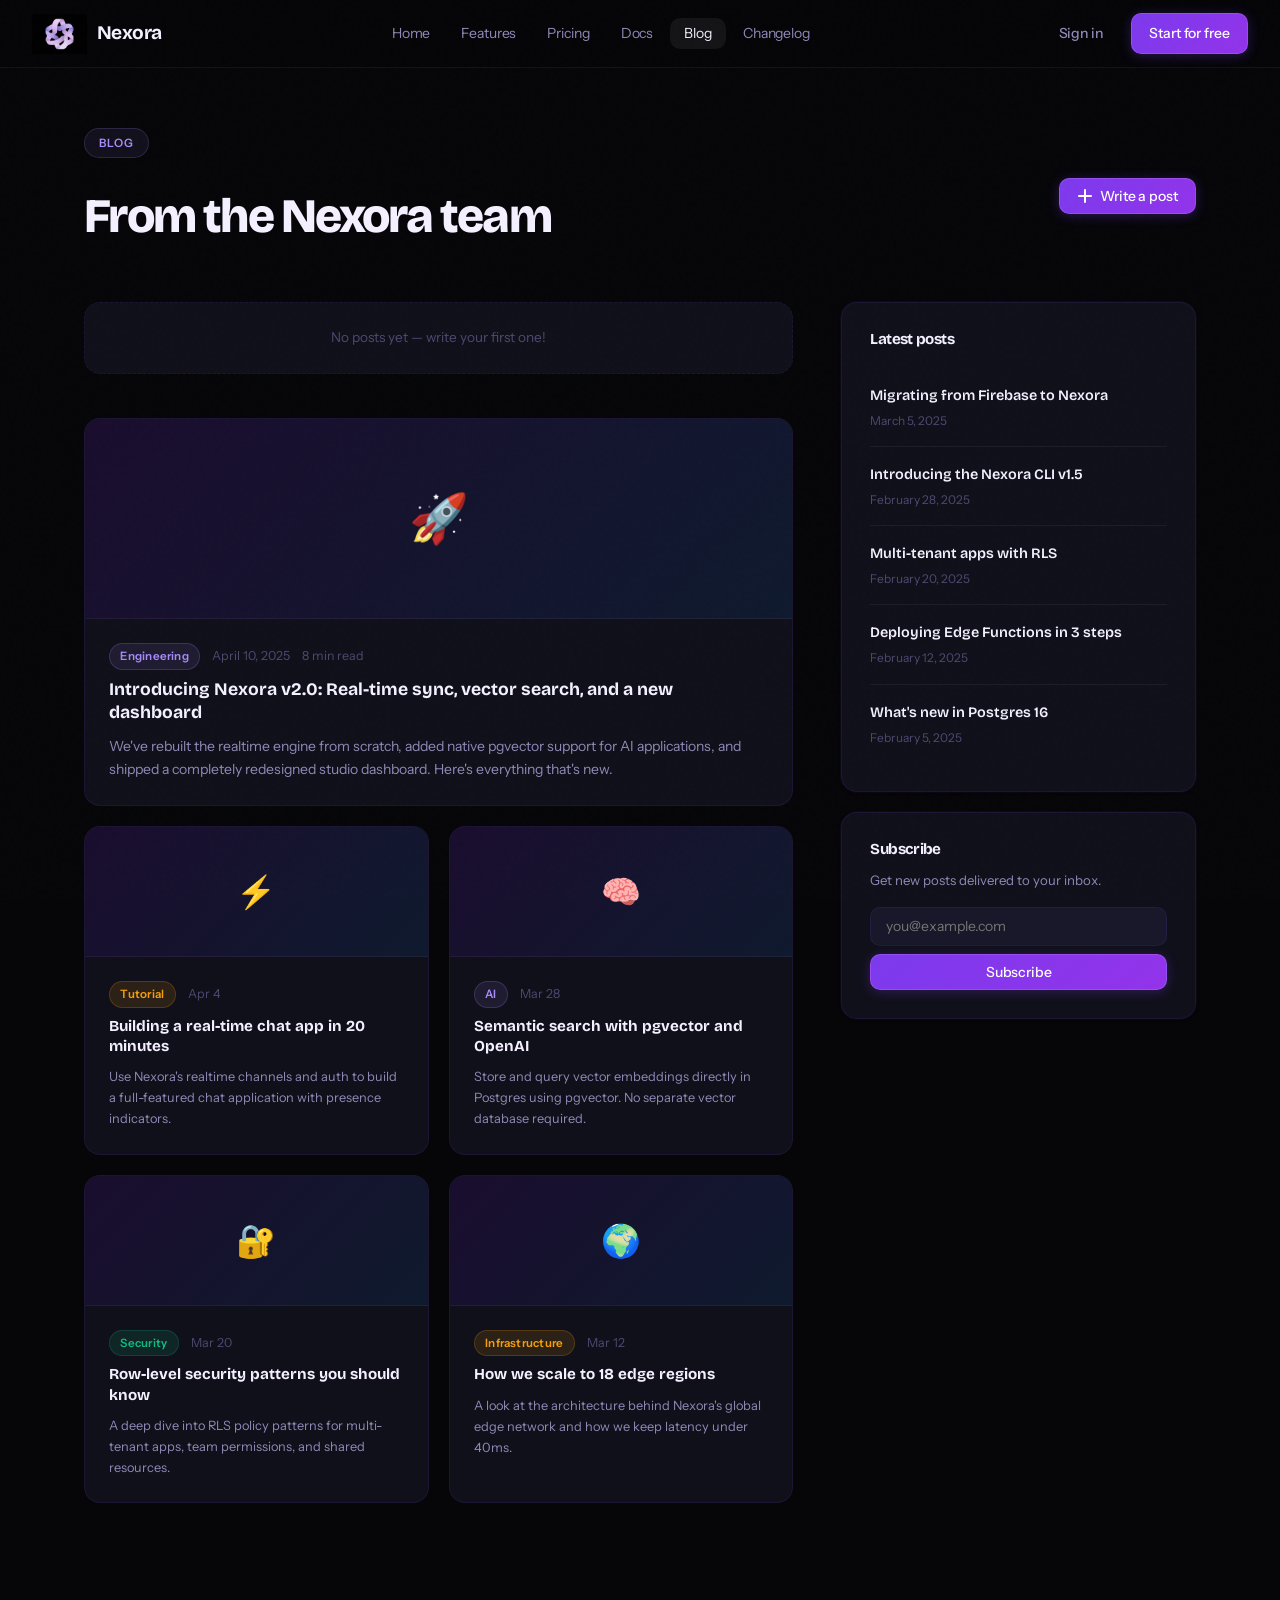
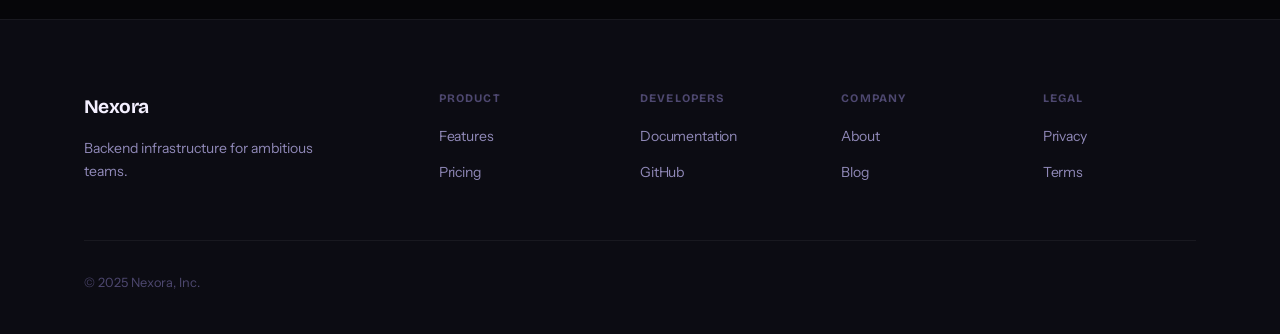
<file: blog.html>
<!DOCTYPE html>
<html lang="en">
<head>
  <meta charset="UTF-8" />
  <meta name="viewport" content="width=device-width, initial-scale=1.0" />
  <title>Blog — Nexora</title>
  <link rel="stylesheet" href="style.css" />
  <style>
    .blog-grid {
      display: grid;
      grid-template-columns: 2fr 1fr;
      gap: 3rem;
      align-items: start;
    }
    @media(max-width:800px) { .blog-grid { grid-template-columns: 1fr; } }

    .post-card {
      text-decoration: none;
      display: block;
      background: var(--bg-card);
      border: 1px solid var(--border);
      border-radius: var(--radius-lg);
      overflow: hidden;
      transition: border-color 0.25s, background 0.25s, transform 0.2s;
    }
    .post-card:hover {
      border-color: var(--border-hover);
      transform: translateY(-2px);
    }
    .post-card-img {
      width: 100%;
      height: 200px;
      background: linear-gradient(135deg, #1a0d2e 0%, #0f1a2e 100%);
      display: flex;
      align-items: center;
      justify-content: center;
      font-size: 3rem;
      border-bottom: 1px solid var(--border-subtle);
    }
    .post-card-body { padding: 1.5rem; }
    .post-meta { font-size: 0.78rem; color: var(--text-muted); margin-bottom: 0.5rem; display: flex; align-items: center; gap: 0.75rem; flex-wrap: wrap; }
    .post-title { font-family: var(--font-display); font-weight: 700; font-size: 1.1rem; color: var(--text-primary); margin-bottom: 0.6rem; line-height: 1.35; }
    .post-excerpt { font-size: 0.875rem; color: var(--text-secondary); line-height: 1.65; }

    .post-list-item {
      text-decoration: none;
      display: block;
      padding: 1rem 0;
      border-bottom: 1px solid var(--border-subtle);
      transition: color 0.15s;
    }
    .post-list-item:last-child { border-bottom: none; }
    .post-list-title { font-family: var(--font-display); font-weight: 600; font-size: 0.9rem; color: var(--text-primary); margin-bottom: 0.25rem; transition: color 0.15s; }
    .post-list-item:hover .post-list-title { color: var(--accent-light); }
    .post-list-date { font-size: 0.75rem; color: var(--text-muted); }

    .posts-main-grid {
      display: grid;
      grid-template-columns: 1fr 1fr;
      gap: 1.25rem;
      margin-bottom: 1.25rem;
    }
    @media(max-width:600px) { .posts-main-grid { grid-template-columns: 1fr; } }

    /* ── Write Post button ─────────────────────────────────── */
    .write-post-btn {
      display: inline-flex;
      align-items: center;
      gap: 0.5rem;
      margin-bottom: 2.5rem;
    }

    /* ── Modal overlay ────────────────────────────────────── */
    .modal-overlay {
      position: fixed;
      inset: 0;
      background: rgba(0,0,0,0.72);
      backdrop-filter: blur(4px);
      z-index: 1000;
      display: flex;
      align-items: center;
      justify-content: center;
      padding: 1rem;
      opacity: 0;
      pointer-events: none;
      transition: opacity 0.2s;
    }
    .modal-overlay.open {
      opacity: 1;
      pointer-events: all;
    }
    .modal {
      background: var(--bg-card);
      border: 1px solid var(--border);
      border-radius: var(--radius-lg);
      width: 100%;
      max-width: 680px;
      max-height: 90vh;
      display: flex;
      flex-direction: column;
      transform: translateY(16px) scale(0.98);
      transition: transform 0.22s ease;
      overflow: hidden;
    }
    .modal-overlay.open .modal {
      transform: translateY(0) scale(1);
    }
    .modal-header {
      padding: 1.25rem 1.5rem;
      border-bottom: 1px solid var(--border-subtle);
      display: flex;
      align-items: center;
      justify-content: space-between;
      flex-shrink: 0;
    }
    .modal-header h2 {
      font-family: var(--font-display);
      font-weight: 700;
      font-size: 1rem;
      color: var(--text-primary);
      margin: 0;
    }
    .modal-close {
      width: 30px; height: 30px;
      background: var(--bg-elevated);
      border: 1px solid var(--border);
      border-radius: 50%;
      display: flex; align-items: center; justify-content: center;
      cursor: pointer;
      color: var(--text-muted);
      font-size: 1.1rem;
      transition: background 0.15s, color 0.15s;
      line-height: 1;
    }
    .modal-close:hover { background: rgba(255,255,255,0.07); color: var(--text-primary); }

    .modal-body {
      padding: 1.5rem;
      overflow-y: auto;
      display: flex;
      flex-direction: column;
      gap: 1rem;
      flex: 1;
    }

    .form-group { display: flex; flex-direction: column; gap: 0.4rem; }
    .form-label { font-size: 0.75rem; font-weight: 600; color: var(--text-muted); letter-spacing: 0.05em; text-transform: uppercase; }

    .form-input, .form-textarea, .form-select {
      background: var(--bg-elevated);
      border: 1px solid var(--border);
      border-radius: var(--radius-md);
      padding: 0.65rem 0.9rem;
      color: var(--text-primary);
      font-family: var(--font-body);
      font-size: 0.875rem;
      outline: none;
      transition: border-color 0.2s;
      width: 100%;
      box-sizing: border-box;
    }
    .form-input:focus, .form-textarea:focus, .form-select:focus {
      border-color: var(--accent);
    }
    .form-input::placeholder, .form-textarea::placeholder { color: var(--text-muted); }
    .form-textarea { resize: vertical; min-height: 120px; line-height: 1.6; }
    .form-select { cursor: pointer; }
    .form-select option { background: #1a1033; }

    .emoji-row {
      display: flex;
      gap: 0.5rem;
      flex-wrap: wrap;
    }
    .emoji-opt {
      width: 38px; height: 38px;
      background: var(--bg-elevated);
      border: 1.5px solid var(--border);
      border-radius: var(--radius-md);
      display: flex; align-items: center; justify-content: center;
      font-size: 1.1rem;
      cursor: pointer;
      transition: border-color 0.15s, transform 0.1s;
      user-select: none;
    }
    .emoji-opt:hover { border-color: var(--border-hover); transform: scale(1.1); }
    .emoji-opt.selected { border-color: var(--accent); background: rgba(142,45,226,0.12); }

    .modal-footer {
      padding: 1rem 1.5rem;
      border-top: 1px solid var(--border-subtle);
      display: flex;
      align-items: center;
      justify-content: space-between;
      gap: 1rem;
      flex-shrink: 0;
    }
    .modal-footer-left { font-size: 0.78rem; color: var(--text-muted); }

    /* ── Read More modal ─────────────────────────────────── */
    .read-modal-body {
      padding: 1.5rem;
      overflow-y: auto;
      flex: 1;
    }
    .read-modal-body .post-card-img {
      border-radius: var(--radius-md);
      margin-bottom: 1.5rem;
      height: 160px;
    }
    .read-modal-body h1 {
      font-family: var(--font-display);
      font-weight: 700;
      font-size: 1.4rem;
      color: var(--text-primary);
      margin-bottom: 0.75rem;
      line-height: 1.3;
    }
    .read-modal-body .body-text {
      font-size: 0.9rem;
      color: var(--text-secondary);
      line-height: 1.8;
      white-space: pre-wrap;
    }

    /* ── User posts section ─────────────────────────────── */
    #userPostsSection { margin-bottom: 1.5rem; }
    #userPostsGrid {
      display: grid;
      grid-template-columns: 1fr 1fr;
      gap: 1.25rem;
      margin-bottom: 1.25rem;
    }
    @media(max-width:600px) { #userPostsGrid { grid-template-columns: 1fr; } }

    .user-post-card {
      position: relative;
    }
    .user-post-actions {
      position: absolute;
      top: 0.6rem; right: 0.6rem;
      display: flex;
      gap: 0.35rem;
      opacity: 0;
      transition: opacity 0.15s;
    }
    .user-post-card:hover .user-post-actions { opacity: 1; }
    .icon-btn {
      width: 26px; height: 26px;
      border-radius: 6px;
      display: flex; align-items: center; justify-content: center;
      cursor: pointer;
      font-size: 0.8rem;
      border: 1px solid var(--border);
      transition: background 0.15s;
    }
    .icon-btn-del { background: rgba(220,38,38,0.15); color: #f87171; }
    .icon-btn-del:hover { background: rgba(220,38,38,0.3); }
    .icon-btn-read { background: rgba(142,45,226,0.15); color: var(--accent-light); }
    .icon-btn-read:hover { background: rgba(142,45,226,0.3); }
    .icon-btn-edit { background: rgba(251,191,36,0.15); color: #fbbf24; }
    .icon-btn-edit:hover { background: rgba(251,191,36,0.3); }

    /* ── Delete confirm modal ───────────────────────────────── */
    .confirm-modal {
      background: var(--bg-card);
      border: 1px solid var(--border);
      border-radius: var(--radius-lg);
      width: 100%;
      max-width: 400px;
      display: flex;
      flex-direction: column;
      transform: translateY(16px) scale(0.98);
      transition: transform 0.22s ease;
      overflow: hidden;
    }
    .modal-overlay.open .confirm-modal { transform: translateY(0) scale(1); }
    .confirm-body {
      padding: 1.75rem 1.5rem 1.25rem;
      text-align: center;
    }
    .confirm-icon { font-size: 2.2rem; margin-bottom: 0.75rem; }
    .confirm-title {
      font-family: var(--font-display);
      font-weight: 700;
      font-size: 1rem;
      color: var(--text-primary);
      margin-bottom: 0.5rem;
    }
    .confirm-desc { font-size: 0.825rem; color: var(--text-muted); line-height: 1.6; }
    .confirm-footer {
      padding: 1rem 1.5rem;
      border-top: 1px solid var(--border-subtle);
      display: flex;
      gap: 0.75rem;
      justify-content: flex-end;
    }
    .btn-danger {
      background: rgba(220,38,38,0.85);
      color: #fff;
      border: none;
      border-radius: var(--radius-md);
      padding: 0.55rem 1.1rem;
      font-size: 0.875rem;
      font-weight: 600;
      cursor: pointer;
      transition: background 0.15s;
    }
    .btn-danger:hover { background: rgba(220,38,38,1); }

    /* ── Toast ──────────────────────────────────────────── */
    .toast {
      position: fixed;
      bottom: 2rem; left: 50%;
      transform: translateX(-50%) translateY(10px);
      background: var(--bg-card);
      border: 1px solid var(--border);
      border-radius: var(--radius-md);
      padding: 0.65rem 1.25rem;
      font-size: 0.85rem;
      color: var(--text-primary);
      display: flex; align-items: center; gap: 0.5rem;
      z-index: 2000;
      opacity: 0;
      transition: opacity 0.2s, transform 0.2s;
      pointer-events: none;
      box-shadow: 0 8px 32px rgba(0,0,0,0.4);
    }
    .toast.show { opacity: 1; transform: translateX(-50%) translateY(0); }
    .toast-icon { font-size: 1rem; }

    /* ── Empty state ─────────────────────────────────────── */
    .empty-user-posts {
      display: none;
      text-align: center;
      padding: 1.5rem;
      background: var(--bg-card);
      border: 1px dashed var(--border);
      border-radius: var(--radius-lg);
      color: var(--text-muted);
      font-size: 0.85rem;
      margin-bottom: 1.25rem;
    }

    /* ── Section divider ─────────────────────────────────── */
    .posts-divider {
      display: flex; align-items: center; gap: 1rem;
      margin: 1.5rem 0 1.25rem;
    }
    .posts-divider span {
      font-size: 0.72rem;
      font-weight: 700;
      letter-spacing: 0.1em;
      text-transform: uppercase;
      color: var(--text-muted);
      white-space: nowrap;
    }
    .posts-divider::before, .posts-divider::after {
      content: '';
      flex: 1;
      height: 1px;
      background: var(--border-subtle);
    }

    /* Latest posts in sidebar — user posts */
    .sidebar-user-post {
      display: flex; align-items: center; gap: 0.5rem;
      padding: 0.85rem 0;
      border-bottom: 1px solid var(--border-subtle);
      cursor: pointer;
    }
    .sidebar-user-post:last-child { border-bottom: none; }
    .sidebar-user-post-emoji { font-size: 1.1rem; flex-shrink: 0; }
    .sidebar-user-post-info .post-list-title { transition: color 0.15s; }
    .sidebar-user-post:hover .post-list-title { color: var(--accent-light); }
  </style>
</head>
<body>

<nav>
  <a href="index.html" class="nav-logo">
    <img src="./logo.png" alt="" width="55" height="40" />
    <span class="nav-logo-text">Nexora</span>
  </a>
  <ul class="nav-links">
    <li><a href="index.html">Home</a></li>
    <li><a href="features.html">Features</a></li>
    <li><a href="pricing.html">Pricing</a></li>
    <li><a href="docs.html">Docs</a></li>
    <li><a href="blog.html" class="active">Blog</a></li>
    <li><a href="changelog.html">Changelog</a></li>
  </ul>
  <div class="nav-actions">
    <a href="login.html" class="btn btn-ghost">Sign in</a>
    <a href="dashboard.html" class="btn btn-primary">Start for free</a>
  </div>
</nav>

<section class="section" style="padding-top:8rem;">
  <div class="container">
    <span class="label-tag">Blog</span>
    <div style="display:flex; align-items:center; justify-content:space-between; flex-wrap:wrap; gap:1rem; margin-bottom:3rem;">
      <h1 class="display-title" style="font-size:clamp(2rem,5vw,3rem); margin-bottom:0;">From the Nexora team</h1>
      <button class="btn btn-primary write-post-btn" id="openWriteModal">
        <svg width="14" height="14" viewBox="0 0 14 14" fill="none"><path d="M7 1v12M1 7h12" stroke="currentColor" stroke-width="2" stroke-linecap="round"/></svg>
        Write a post
      </button>
    </div>

    <div class="blog-grid">
      <div>

        <!-- ── User posts ─────────────────────────────────── -->
        <div id="userPostsSection">
          <div id="emptyUserPosts" class="empty-user-posts">
            No posts yet — write your first one!
          </div>
          <div id="userPostsGrid"></div>
          <div id="userPostsDivider" class="posts-divider" style="display:none;">
            <span>From the team</span>
          </div>
        </div>

        <!-- Featured post -->
        <a href="#" class="post-card" style="margin-bottom:1.25rem;">
          <div class="post-card-img">🚀</div>
          <div class="post-card-body">
            <div class="post-meta">
              <span class="badge badge-purple">Engineering</span>
              <span>April 10, 2025</span>
              <span>8 min read</span>
            </div>
            <div class="post-title">Introducing Nexora v2.0: Real-time sync, vector search, and a new dashboard</div>
            <div class="post-excerpt">We've rebuilt the realtime engine from scratch, added native pgvector support for AI applications, and shipped a completely redesigned studio dashboard. Here's everything that's new.</div>
          </div>
        </a>

        <div class="posts-main-grid">
          <a href="#" class="post-card">
            <div class="post-card-img" style="height:130px; font-size:2rem;">⚡</div>
            <div class="post-card-body">
              <div class="post-meta"><span class="badge badge-amber">Tutorial</span><span>Apr 4</span></div>
              <div class="post-title" style="font-size:0.95rem;">Building a real-time chat app in 20 minutes</div>
              <div class="post-excerpt" style="font-size:0.8rem;">Use Nexora's realtime channels and auth to build a full-featured chat application with presence indicators.</div>
            </div>
          </a>
          <a href="#" class="post-card">
            <div class="post-card-img" style="height:130px; font-size:2rem;">🧠</div>
            <div class="post-card-body">
              <div class="post-meta"><span class="badge badge-purple">AI</span><span>Mar 28</span></div>
              <div class="post-title" style="font-size:0.95rem;">Semantic search with pgvector and OpenAI</div>
              <div class="post-excerpt" style="font-size:0.8rem;">Store and query vector embeddings directly in Postgres using pgvector. No separate vector database required.</div>
            </div>
          </a>
          <a href="#" class="post-card">
            <div class="post-card-img" style="height:130px; font-size:2rem;">🔐</div>
            <div class="post-card-body">
              <div class="post-meta"><span class="badge badge-green">Security</span><span>Mar 20</span></div>
              <div class="post-title" style="font-size:0.95rem;">Row-level security patterns you should know</div>
              <div class="post-excerpt" style="font-size:0.8rem;">A deep dive into RLS policy patterns for multi-tenant apps, team permissions, and shared resources.</div>
            </div>
          </a>
          <a href="#" class="post-card">
            <div class="post-card-img" style="height:130px; font-size:2rem;">🌍</div>
            <div class="post-card-body">
              <div class="post-meta"><span class="badge badge-amber">Infrastructure</span><span>Mar 12</span></div>
              <div class="post-title" style="font-size:0.95rem;">How we scale to 18 edge regions</div>
              <div class="post-excerpt" style="font-size:0.8rem;">A look at the architecture behind Nexora's global edge network and how we keep latency under 40ms.</div>
            </div>
          </a>
        </div>
      </div>

      <!-- Sidebar -->
      <aside>
        <div class="card">
          <h3 style="font-family:var(--font-display); font-weight:700; font-size:0.95rem; margin-bottom:1.25rem; color:var(--text-primary);">Latest posts</h3>
          <!-- User posts injected here -->
          <div id="sidebarUserPosts"></div>
          <!-- Static team posts -->
          <a href="#" class="post-list-item">
            <div class="post-list-title">Migrating from Firebase to Nexora</div>
            <div class="post-list-date">March 5, 2025</div>
          </a>
          <a href="#" class="post-list-item">
            <div class="post-list-title">Introducing the Nexora CLI v1.5</div>
            <div class="post-list-date">February 28, 2025</div>
          </a>
          <a href="#" class="post-list-item">
            <div class="post-list-title">Multi-tenant apps with RLS</div>
            <div class="post-list-date">February 20, 2025</div>
          </a>
          <a href="#" class="post-list-item">
            <div class="post-list-title">Deploying Edge Functions in 3 steps</div>
            <div class="post-list-date">February 12, 2025</div>
          </a>
          <a href="#" class="post-list-item">
            <div class="post-list-title">What's new in Postgres 16</div>
            <div class="post-list-date">February 5, 2025</div>
          </a>
        </div>

        <div class="card" style="margin-top:1.25rem;">
          <h3 style="font-family:var(--font-display); font-weight:700; font-size:0.95rem; margin-bottom:0.75rem; color:var(--text-primary);">Subscribe</h3>
          <p style="font-size:0.825rem; color:var(--text-secondary); margin-bottom:1rem;">Get new posts delivered to your inbox.</p>
          <div style="display:flex; flex-direction:column; gap:0.5rem;">
            <input type="email" placeholder="you@example.com" style="background:var(--bg-elevated); border:1px solid var(--border); border-radius:var(--radius-md); padding:0.6rem 0.9rem; color:var(--text-primary); font-family:var(--font-body); font-size:0.875rem; outline:none;" />
            <button class="btn btn-primary" style="width:100%; justify-content:center;">Subscribe</button>
          </div>
        </div>
      </aside>
    </div>
  </div>
</section>

<footer>
  <div class="container">
    <div class="footer-grid">
      <div class="footer-brand"><a href="index.html" class="nav-logo" style="display:inline-flex;"><span class="nav-logo-text">Nexora</span></a><p>Backend infrastructure for ambitious teams.</p></div>
      <div class="footer-col"><h4>Product</h4><ul><li><a href="features.html">Features</a></li><li><a href="pricing.html">Pricing</a></li></ul></div>
      <div class="footer-col"><h4>Developers</h4><ul><li><a href="docs.html">Documentation</a></li><li><a href="#">GitHub</a></li></ul></div>
      <div class="footer-col"><h4>Company</h4><ul><li><a href="#">About</a></li><li><a href="blog.html">Blog</a></li></ul></div>
      <div class="footer-col"><h4>Legal</h4><ul><li><a href="#">Privacy</a></li><li><a href="#">Terms</a></li></ul></div>
    </div>
    <div class="footer-bottom"><span>© 2025 Nexora, Inc.</span></div>
  </div>
</footer>

<!-- ═══════════════════════════════════════════════════════════
     WRITE POST MODAL
═══════════════════════════════════════════════════════════ -->
<div class="modal-overlay" id="writeModal">
  <div class="modal" role="dialog" aria-modal="true" aria-labelledby="writeModalTitle">
    <div class="modal-header">
      <h2 id="writeModalTitle">Write a post</h2>
      <div class="modal-close" id="closeWriteModal" role="button" aria-label="Close">✕</div>
    </div>
    <div class="modal-body">

      <div class="form-group">
        <label class="form-label" for="postTitle">Title *</label>
        <input class="form-input" id="postTitle" type="text" placeholder="Give your post a great title…" maxlength="120" />
      </div>

      <div class="form-group">
        <label class="form-label" for="postExcerpt">Excerpt</label>
        <input class="form-input" id="postExcerpt" type="text" placeholder="One-sentence summary shown on the card" maxlength="200" />
      </div>

      <div class="form-group">
        <label class="form-label" for="postBody">Content *</label>
        <textarea class="form-textarea" id="postBody" placeholder="Write your post content here…" style="min-height:160px;"></textarea>
      </div>

      <div style="display:grid; grid-template-columns:1fr 1fr; gap:1rem;">
        <div class="form-group">
          <label class="form-label" for="postCategory">Category</label>
          <select class="form-select" id="postCategory">
            <option value="Engineering">Engineering</option>
            <option value="Tutorial">Tutorial</option>
            <option value="AI">AI</option>
            <option value="Security">Security</option>
            <option value="Infrastructure">Infrastructure</option>
            <option value="Product">Product</option>
            <option value="Community">Community</option>
          </select>
        </div>
        <div class="form-group">
          <label class="form-label" for="postReadTime">Read time (min)</label>
          <input class="form-input" id="postReadTime" type="number" min="1" max="60" value="5" />
        </div>
      </div>

      <div class="form-group">
        <label class="form-label">Cover emoji</label>
        <div class="emoji-row" id="emojiRow">
          <div class="emoji-opt selected" data-emoji="✍️">✍️</div>
          <div class="emoji-opt" data-emoji="🚀">🚀</div>
          <div class="emoji-opt" data-emoji="⚡">⚡</div>
          <div class="emoji-opt" data-emoji="🧠">🧠</div>
          <div class="emoji-opt" data-emoji="🔐">🔐</div>
          <div class="emoji-opt" data-emoji="🌍">🌍</div>
          <div class="emoji-opt" data-emoji="📦">📦</div>
          <div class="emoji-opt" data-emoji="🛠️">🛠️</div>
          <div class="emoji-opt" data-emoji="💡">💡</div>
          <div class="emoji-opt" data-emoji="📊">📊</div>
          <div class="emoji-opt" data-emoji="🎯">🎯</div>
          <div class="emoji-opt" data-emoji="🔥">🔥</div>
        </div>
      </div>

    </div>
    <div class="modal-footer">
      <span class="modal-footer-left" id="writeModalStatus"></span>
      <div style="display:flex; gap:0.75rem;">
        <button class="btn btn-ghost" id="cancelWriteModal">Cancel</button>
        <button class="btn btn-primary" id="publishPost">Publish post</button>
      </div>
    </div>
  </div>
</div>

<!-- ═══════════════════════════════════════════════════════════
     READ POST MODAL
═══════════════════════════════════════════════════════════ -->
<div class="modal-overlay" id="readModal">
  <div class="modal" role="dialog" aria-modal="true" aria-labelledby="readModalTitle">
    <div class="modal-header">
      <h2 id="readModalTitle" style="font-size:0.85rem; color:var(--text-muted); font-weight:400;">Your post</h2>
      <div class="modal-close" id="closeReadModal" role="button" aria-label="Close">✕</div>
    </div>
    <div class="read-modal-body" id="readModalBody"></div>
  </div>
</div>

<!-- ═══════════════════════════════════════════════════════════
     DELETE CONFIRM MODAL
═══════════════════════════════════════════════════════════ -->
<div class="modal-overlay" id="confirmModal">
  <div class="confirm-modal" role="dialog" aria-modal="true">
    <div class="confirm-body">
      <div class="confirm-icon">🗑️</div>
      <div class="confirm-title">Delete this post?</div>
      <div class="confirm-desc" id="confirmDesc">This action cannot be undone.</div>
    </div>
    <div class="confirm-footer">
      <button class="btn btn-ghost" id="cancelConfirm">Keep it</button>
      <button class="btn-danger" id="confirmDelete">Yes, delete</button>
    </div>
  </div>
</div>

<!-- Toast -->
<div class="toast" id="toast">
  <span class="toast-icon" id="toastIcon"></span>
  <span id="toastMsg"></span>
</div>

<script>
/* ═══════════════════════════════════════════════════════════
   STORAGE HELPERS
═══════════════════════════════════════════════════════════ */
const STORAGE_KEY = 'nexora_blog_posts';

function loadPosts() {
  try {
    return JSON.parse(localStorage.getItem(STORAGE_KEY) || '[]');
  } catch { return []; }
}

function savePosts(posts) {
  localStorage.setItem(STORAGE_KEY, JSON.stringify(posts));
}

/* ═══════════════════════════════════════════════════════════
   TOAST
═══════════════════════════════════════════════════════════ */
let toastTimer;
function showToast(icon, msg) {
  const el = document.getElementById('toast');
  document.getElementById('toastIcon').textContent = icon;
  document.getElementById('toastMsg').textContent  = msg;
  el.classList.add('show');
  clearTimeout(toastTimer);
  toastTimer = setTimeout(() => el.classList.remove('show'), 2800);
}

/* ═══════════════════════════════════════════════════════════
   CATEGORY BADGE CLASSES
═══════════════════════════════════════════════════════════ */
const CAT_BADGE = {
  Engineering:    'badge-purple',
  Tutorial:       'badge-amber',
  AI:             'badge-purple',
  Security:       'badge-green',
  Infrastructure: 'badge-amber',
  Product:        'badge-purple',
  Community:      'badge-green',
};

function badgeFor(cat) {
  return `<span class="badge ${CAT_BADGE[cat] || 'badge-purple'}">${cat}</span>`;
}

function escHtml(str) {
  return String(str)
    .replace(/&/g,'&amp;').replace(/</g,'&lt;')
    .replace(/>/g,'&gt;').replace(/"/g,'&quot;');
}

function formatDate(iso) {
  return new Date(iso).toLocaleDateString('en-US', { month: 'short', day: 'numeric', year: 'numeric' });
}

/* ═══════════════════════════════════════════════════════════
   RENDER USER POSTS
═══════════════════════════════════════════════════════════ */
function renderUserPosts() {
  const posts   = loadPosts();
  const grid    = document.getElementById('userPostsGrid');
  const empty   = document.getElementById('emptyUserPosts');
  const divider = document.getElementById('userPostsDivider');
  const sidebar = document.getElementById('sidebarUserPosts');

  grid.innerHTML = '';

  if (posts.length === 0) {
    empty.style.display   = 'block';
    divider.style.display = 'none';
  } else {
    empty.style.display   = 'none';
    divider.style.display = 'flex';

    posts.slice().reverse().forEach(post => {
      const card = document.createElement('div');
      card.className = 'post-card user-post-card';

      const excerpt = post.excerpt || post.body.slice(0, 100) + (post.body.length > 100 ? '…' : '');

      card.innerHTML = `
        <div class="user-post-actions">
          <div class="icon-btn icon-btn-read" title="Read"   data-id="${post.id}">👁</div>
          <div class="icon-btn icon-btn-edit" title="Edit"   data-id="${post.id}">✏️</div>
          <div class="icon-btn icon-btn-del"  title="Delete" data-id="${post.id}">✕</div>
        </div>
        <div class="post-card-img" style="height:130px; font-size:2rem;">${post.emoji}</div>
        <div class="post-card-body">
          <div class="post-meta">
            ${badgeFor(post.category)}
            <span>${formatDate(post.createdAt)}</span>
            <span>${post.readTime} min read</span>
            ${post.updatedAt ? `<span style="color:var(--accent-light); font-style:italic;">edited</span>` : ''}
          </div>
          <div class="post-title"  style="font-size:0.95rem;">${escHtml(post.title)}</div>
          <div class="post-excerpt" style="font-size:0.8rem;">${escHtml(excerpt)}</div>
        </div>
      `;

      card.querySelector('.icon-btn-read').addEventListener('click', e => { e.stopPropagation(); openReadModal(post); });
      card.querySelector('.icon-btn-edit').addEventListener('click', e => { e.stopPropagation(); openEditModal(post); });
      card.querySelector('.icon-btn-del').addEventListener('click',  e => { e.stopPropagation(); confirmDelete(post.id, post.title); });
      card.querySelector('.post-card-body').addEventListener('click', () => openReadModal(post));

      grid.appendChild(card);
    });
  }

  // Sidebar
  sidebar.innerHTML = '';
  posts.slice().reverse().slice(0, 3).forEach(post => {
    const item = document.createElement('div');
    item.className = 'sidebar-user-post';
    item.innerHTML = `
      <span class="sidebar-user-post-emoji">${post.emoji}</span>
      <div class="sidebar-user-post-info">
        <div class="post-list-title">${escHtml(post.title)}</div>
        <div class="post-list-date">${formatDate(post.createdAt)}</div>
      </div>
    `;
    item.addEventListener('click', () => openReadModal(post));
    sidebar.appendChild(item);
  });
}

/* ═══════════════════════════════════════════════════════════
   READ MODAL
═══════════════════════════════════════════════════════════ */
function openReadModal(post) {
  const body   = document.getElementById('readModalBody');
  const excerpt = post.excerpt || post.body.slice(0, 150) + '…';
  body.innerHTML = `
    <div style="border-radius:var(--radius-md); margin-bottom:1.5rem; height:160px; font-size:3.5rem;
         background:linear-gradient(135deg,#1a0d2e 0%,#0f1a2e 100%);
         display:flex; align-items:center; justify-content:center;">
      ${post.emoji}
    </div>
    <div class="post-meta" style="margin-bottom:1rem;">
      ${badgeFor(post.category)}
      <span>${formatDate(post.createdAt)}</span>
      <span>${post.readTime} min read</span>
      ${post.updatedAt ? `<span style="color:var(--accent-light); font-style:italic;">Edited ${formatDate(post.updatedAt)}</span>` : ''}
    </div>
    <h1>${escHtml(post.title)}</h1>
    <p style="font-size:0.875rem; color:var(--text-muted); font-style:italic; margin-bottom:1.5rem; line-height:1.6;">${escHtml(excerpt)}</p>
    <div class="body-text">${escHtml(post.body)}</div>
    <div style="display:flex; gap:0.75rem; margin-top:2rem; padding-top:1.25rem; border-top:1px solid var(--border-subtle);">
      <button class="btn btn-ghost" style="font-size:0.8rem;" onclick="openEditModal(${JSON.stringify(post).replace(/"/g,'&quot;')}); closeModal('readModal');">✏️ Edit post</button>
      <button class="btn-danger" style="font-size:0.8rem; border-radius:var(--radius-md); padding:0.5rem 1rem;" onclick="confirmDelete('${post.id}', '${escHtml(post.title)}'); closeModal('readModal');">🗑️ Delete</button>
    </div>
  `;
  openModal('readModal');
}

/* ═══════════════════════════════════════════════════════════
   MODAL HELPERS
═══════════════════════════════════════════════════════════ */
function openModal(id) {
  document.getElementById(id).classList.add('open');
  document.body.style.overflow = 'hidden';
}
function closeModal(id) {
  document.getElementById(id).classList.remove('open');
  // Only restore scroll if no other modal is open
  const anyOpen = document.querySelector('.modal-overlay.open');
  if (!anyOpen) document.body.style.overflow = '';
}

['writeModal','readModal','confirmModal'].forEach(id => {
  document.getElementById(id).addEventListener('click', e => {
    if (e.target === document.getElementById(id)) closeModal(id);
  });
});

document.getElementById('closeWriteModal').addEventListener('click',  () => closeModal('writeModal'));
document.getElementById('cancelWriteModal').addEventListener('click', () => closeModal('writeModal'));
document.getElementById('closeReadModal').addEventListener('click',   () => closeModal('readModal'));
document.getElementById('cancelConfirm').addEventListener('click',    () => closeModal('confirmModal'));

document.addEventListener('keydown', e => {
  if (e.key === 'Escape') {
    ['confirmModal','readModal','writeModal'].forEach(closeModal);
  }
});

/* ═══════════════════════════════════════════════════════════
   EMOJI HELPERS
═══════════════════════════════════════════════════════════ */
function setSelectedEmoji(emoji) {
  document.querySelectorAll('.emoji-opt').forEach(el => {
    el.classList.toggle('selected', el.dataset.emoji === emoji);
  });
}
function getSelectedEmoji() {
  return document.querySelector('.emoji-opt.selected')?.dataset.emoji || '✍️';
}

document.getElementById('emojiRow').addEventListener('click', e => {
  const opt = e.target.closest('.emoji-opt');
  if (!opt) return;
  document.querySelectorAll('.emoji-opt').forEach(el => el.classList.remove('selected'));
  opt.classList.add('selected');
});

/* ═══════════════════════════════════════════════════════════
   WRITE MODAL — create mode
═══════════════════════════════════════════════════════════ */
// Tracks which post is being edited (null = create mode)
let editingPostId = null;

document.getElementById('openWriteModal').addEventListener('click', () => {
  editingPostId = null;
  document.getElementById('writeModalTitle').textContent = 'Write a post';
  document.getElementById('publishPost').textContent     = 'Publish post';
  document.getElementById('postTitle').value    = '';
  document.getElementById('postExcerpt').value  = '';
  document.getElementById('postBody').value     = '';
  document.getElementById('postCategory').value = 'Engineering';
  document.getElementById('postReadTime').value = '5';
  document.getElementById('writeModalStatus').textContent = '';
  setSelectedEmoji('✍️');
  openModal('writeModal');
  document.getElementById('postTitle').focus();
});

/* ═══════════════════════════════════════════════════════════
   EDIT MODAL — pre-fill with existing post data
═══════════════════════════════════════════════════════════ */
function openEditModal(post) {
  // post may arrive as a string from inline onclick attr
  if (typeof post === 'string') post = JSON.parse(post);

  editingPostId = post.id;
  document.getElementById('writeModalTitle').textContent = 'Edit post';
  document.getElementById('publishPost').textContent     = 'Save changes';
  document.getElementById('postTitle').value    = post.title;
  document.getElementById('postExcerpt').value  = post.excerpt || '';
  document.getElementById('postBody').value     = post.body;
  document.getElementById('postCategory').value = post.category;
  document.getElementById('postReadTime').value = post.readTime;
  document.getElementById('writeModalStatus').textContent = '';
  setSelectedEmoji(post.emoji);
  openModal('writeModal');
  document.getElementById('postTitle').focus();
}

/* ═══════════════════════════════════════════════════════════
   PUBLISH / SAVE
═══════════════════════════════════════════════════════════ */
document.getElementById('publishPost').addEventListener('click', () => {
  const title    = document.getElementById('postTitle').value.trim();
  const body     = document.getElementById('postBody').value.trim();
  const excerpt  = document.getElementById('postExcerpt').value.trim();
  const category = document.getElementById('postCategory').value;
  const readTime = parseInt(document.getElementById('postReadTime').value) || 5;
  const emoji    = getSelectedEmoji();
  const status   = document.getElementById('writeModalStatus');

  if (!title) {
    status.textContent = '⚠️ Please add a title.';
    document.getElementById('postTitle').focus();
    return;
  }
  if (!body) {
    status.textContent = '⚠️ Post content cannot be empty.';
    document.getElementById('postBody').focus();
    return;
  }

  const posts = loadPosts();

  if (editingPostId) {
    // ── UPDATE existing post ───────────────────────────
    const idx = posts.findIndex(p => p.id === editingPostId);
    if (idx !== -1) {
      posts[idx] = {
        ...posts[idx],
        title,
        body,
        excerpt,
        category,
        readTime,
        emoji,
        updatedAt: new Date().toISOString(),
      };
      savePosts(posts);
      renderUserPosts();
      closeModal('writeModal');
      showToast('✅', 'Post updated!');
    }
  } else {
    // ── CREATE new post ────────────────────────────────
    const post = {
      id: 'post_' + Date.now() + '_' + Math.random().toString(36).slice(2,7),
      title, body, excerpt, category, readTime, emoji,
      createdAt: new Date().toISOString(),
    };
    posts.push(post);
    savePosts(posts);
    renderUserPosts();
    closeModal('writeModal');
    showToast('🎉', 'Post published!');
  }

  editingPostId = null;
});

/* ═══════════════════════════════════════════════════════════
   DELETE — with confirmation
═══════════════════════════════════════════════════════════ */
let pendingDeleteId = null;

function confirmDelete(id, title) {
  pendingDeleteId = id;
  document.getElementById('confirmDesc').textContent =
    `"${title}" will be permanently removed. This cannot be undone.`;
  openModal('confirmModal');
}

document.getElementById('confirmDelete').addEventListener('click', () => {
  if (!pendingDeleteId) return;
  const posts = loadPosts().filter(p => p.id !== pendingDeleteId);
  savePosts(posts);
  pendingDeleteId = null;
  renderUserPosts();
  closeModal('confirmModal');
  showToast('🗑️', 'Post deleted');
});

/* ═══════════════════════════════════════════════════════════
   INIT
═══════════════════════════════════════════════════════════ */
renderUserPosts();
</script>

</body>
</html>
</file>
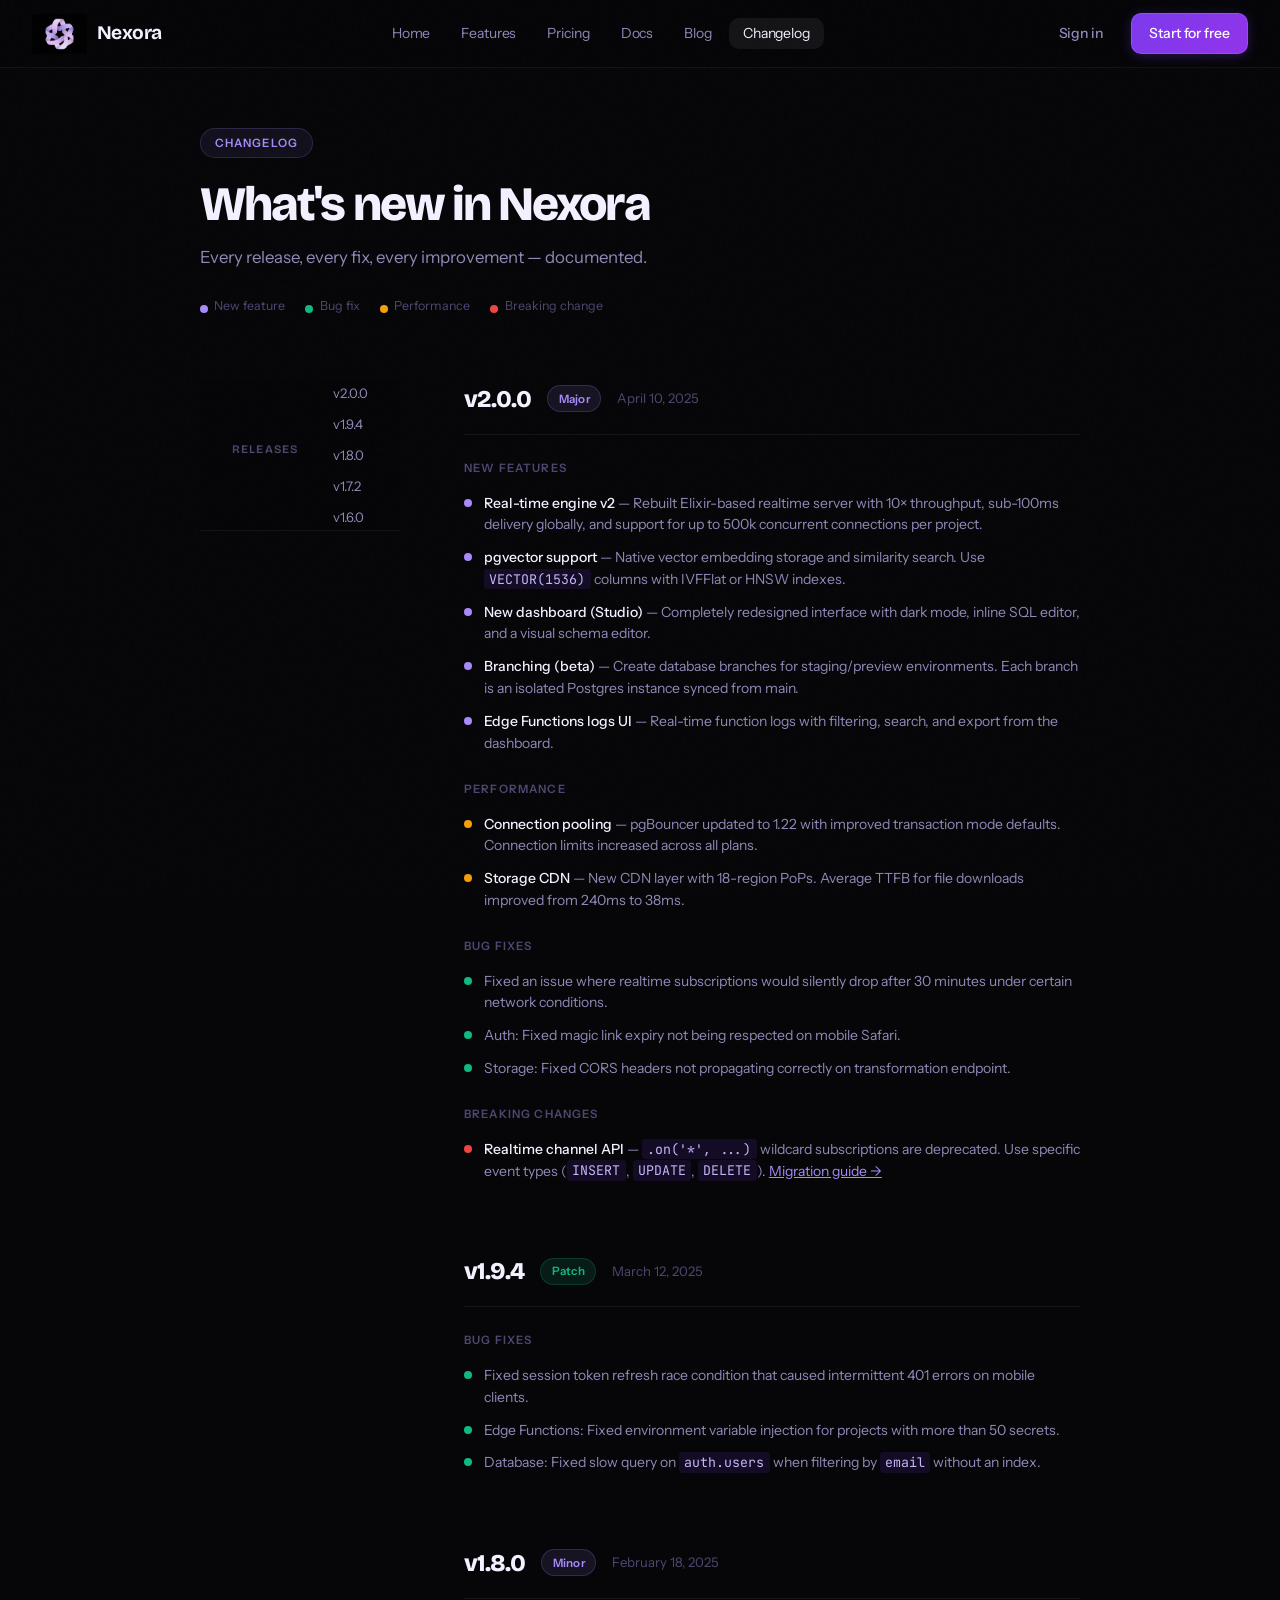
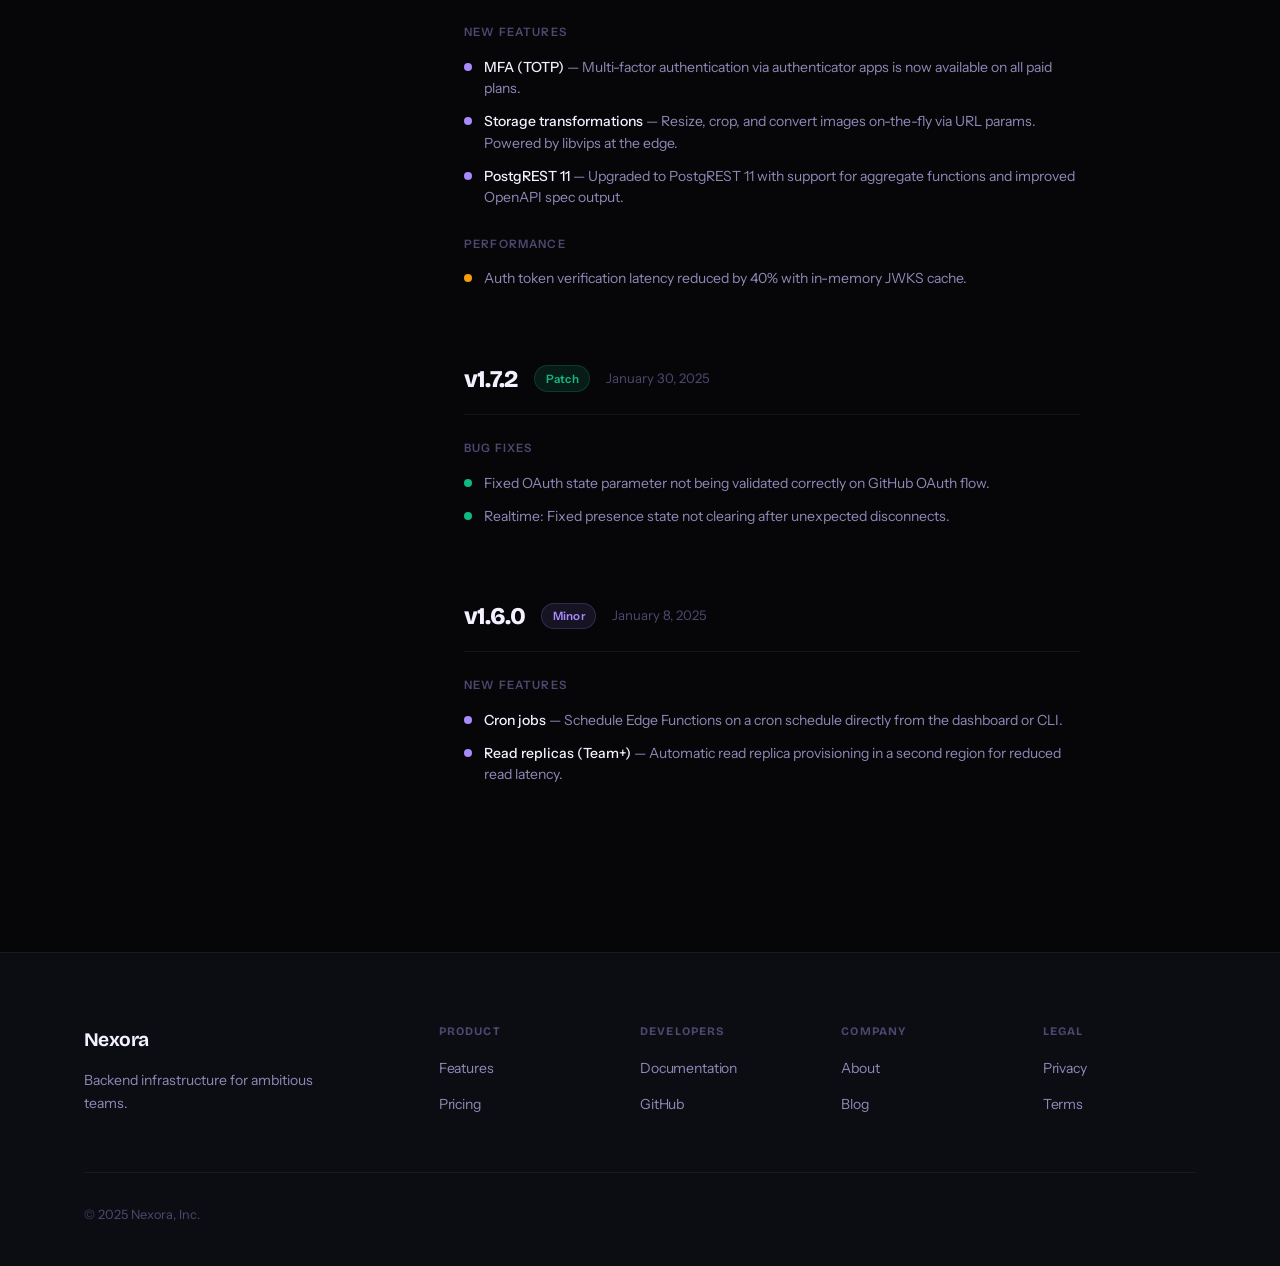
<file: changelog.html>
<!DOCTYPE html>
<html lang="en">
<head>
  <meta charset="UTF-8" />
  <meta name="viewport" content="width=device-width, initial-scale=1.0" />
  <title>Changelog — Nexora</title>
  <link rel="stylesheet" href="style.css" />
  <style>
    .changelog-layout {
      display: grid;
      grid-template-columns: 200px 1fr;
      gap: 4rem;
      max-width: 880px;
      margin: 0 auto;
    }
    @media(max-width:700px) { .changelog-layout { grid-template-columns: 1fr; } }

    .changelog-nav {
      position: sticky;
      top: calc(var(--nav-height) + 2rem);
      height: fit-content;
    }
    .changelog-nav h5 {
      font-family: var(--font-display);
      font-size: 0.72rem;
      font-weight: 600;
      letter-spacing: 0.1em;
      text-transform: uppercase;
      color: var(--text-muted);
      margin-bottom: 0.75rem;
    }
    .changelog-nav ul { list-style: none; display: flex; flex-direction: column; gap: 0.35rem; }
    .changelog-nav ul a {
      text-decoration: none;
      font-size: 0.825rem;
      color: var(--text-secondary);
      transition: color 0.15s;
    }
    .changelog-nav ul a:hover { color: var(--text-primary); }

    .cl-entry { margin-bottom: 4rem; }
    .cl-entry-header {
      display: flex;
      align-items: center;
      gap: 1rem;
      margin-bottom: 1.5rem;
      padding-bottom: 1rem;
      border-bottom: 1px solid var(--border-subtle);
    }
    .cl-version {
      font-family: var(--font-display);
      font-size: 1.5rem;
      font-weight: 800;
      color: var(--text-primary);
      letter-spacing: -0.04em;
    }
    .cl-date { font-size: 0.825rem; color: var(--text-muted); }

    .cl-section-title {
      font-size: 0.72rem;
      font-weight: 600;
      letter-spacing: 0.1em;
      text-transform: uppercase;
      color: var(--text-muted);
      margin: 1.25rem 0 0.6rem;
    }

    .cl-item {
      display: flex;
      gap: 0.75rem;
      align-items: flex-start;
      font-size: 0.875rem;
      color: var(--text-secondary);
      padding: 0.35rem 0;
      line-height: 1.55;
    }
    .cl-item strong { color: var(--text-primary); font-weight: 500; }

    .cl-dot-new    { width: 8px; height: 8px; border-radius: 50%; background: var(--accent-light); flex-shrink: 0; margin-top: 6px; }
    .cl-dot-fix    { width: 8px; height: 8px; border-radius: 50%; background: var(--green); flex-shrink: 0; margin-top: 6px; }
    .cl-dot-break  { width: 8px; height: 8px; border-radius: 50%; background: var(--red); flex-shrink: 0; margin-top: 6px; }
    .cl-dot-perf   { width: 8px; height: 8px; border-radius: 50%; background: var(--amber); flex-shrink: 0; margin-top: 6px; }

    .cl-legend {
      display: flex;
      gap: 1.25rem;
      margin-bottom: 2.5rem;
      flex-wrap: wrap;
    }
    .cl-legend-item { display: flex; align-items: center; gap: 0.4rem; font-size: 0.78rem; color: var(--text-muted); }
  </style>
</head>
<body>

<nav>
  <a href="index.html" class="nav-logo">
    <img src="./logo.png" alt="" width="55" height="40" />
    <!-- <span class="nav-logo-mark">N</span> -->
    <span class="nav-logo-text">Nexora</span>
  </a>
  <ul class="nav-links">
    <li><a href="index.html">Home</a></li>
    <li><a href="features.html">Features</a></li>
    <li><a href="pricing.html">Pricing</a></li>
    <li><a href="docs.html">Docs</a></li>
    <li><a href="blog.html">Blog</a></li>
    <li><a href="changelog.html" class="active">Changelog</a></li>
  </ul>
  <div class="nav-actions">
    <a href="login.html" class="btn btn-ghost">Sign in</a>
    <a href="dashboard.html" class="btn btn-primary">Start for free</a>
  </div>
</nav>

<section class="section" style="padding-top:8rem;">
  <div class="container">
    <div style="max-width:880px; margin:0 auto 4rem;">
      <span class="label-tag">Changelog</span>
      <h1 class="display-title" style="font-size:clamp(2rem,5vw,3rem);">What's new in Nexora</h1>
      <p class="section-subtitle">Every release, every fix, every improvement — documented.</p>

      <div class="cl-legend" style="margin-top:1.5rem;">
        <div class="cl-legend-item"><span class="cl-dot-new"></span> New feature</div>
        <div class="cl-legend-item"><span class="cl-dot-fix"></span> Bug fix</div>
        <div class="cl-legend-item"><span class="cl-dot-perf"></span> Performance</div>
        <div class="cl-legend-item"><span class="cl-dot-break"></span> Breaking change</div>
      </div>
    </div>

    <div class="changelog-layout">
      <!-- Side nav -->
      <nav class="changelog-nav">
        <h5>Releases</h5>
        <ul>
          <li><a href="#v2-0">v2.0.0</a></li>
          <li><a href="#v1-9">v1.9.4</a></li>
          <li><a href="#v1-8">v1.8.0</a></li>
          <li><a href="#v1-7">v1.7.2</a></li>
          <li><a href="#v1-6">v1.6.0</a></li>
        </ul>
      </nav>

      <!-- Entries -->
      <div>

        <!-- v2.0 -->
        <div class="cl-entry" id="v2-0">
          <div class="cl-entry-header">
            <span class="cl-version">v2.0.0</span>
            <span class="badge badge-purple">Major</span>
            <span class="cl-date">April 10, 2025</span>
          </div>

          <div class="cl-section-title">New features</div>
          <div class="cl-item"><span class="cl-dot-new"></span><div><strong>Real-time engine v2</strong> — Rebuilt Elixir-based realtime server with 10× throughput, sub-100ms delivery globally, and support for up to 500k concurrent connections per project.</div></div>
          <div class="cl-item"><span class="cl-dot-new"></span><div><strong>pgvector support</strong> — Native vector embedding storage and similarity search. Use <code>VECTOR(1536)</code> columns with IVFFlat or HNSW indexes.</div></div>
          <div class="cl-item"><span class="cl-dot-new"></span><div><strong>New dashboard (Studio)</strong> — Completely redesigned interface with dark mode, inline SQL editor, and a visual schema editor.</div></div>
          <div class="cl-item"><span class="cl-dot-new"></span><div><strong>Branching (beta)</strong> — Create database branches for staging/preview environments. Each branch is an isolated Postgres instance synced from main.</div></div>
          <div class="cl-item"><span class="cl-dot-new"></span><div><strong>Edge Functions logs UI</strong> — Real-time function logs with filtering, search, and export from the dashboard.</div></div>

          <div class="cl-section-title">Performance</div>
          <div class="cl-item"><span class="cl-dot-perf"></span><div><strong>Connection pooling</strong> — pgBouncer updated to 1.22 with improved transaction mode defaults. Connection limits increased across all plans.</div></div>
          <div class="cl-item"><span class="cl-dot-perf"></span><div><strong>Storage CDN</strong> — New CDN layer with 18-region PoPs. Average TTFB for file downloads improved from 240ms to 38ms.</div></div>

          <div class="cl-section-title">Bug fixes</div>
          <div class="cl-item"><span class="cl-dot-fix"></span><div>Fixed an issue where realtime subscriptions would silently drop after 30 minutes under certain network conditions.</div></div>
          <div class="cl-item"><span class="cl-dot-fix"></span><div>Auth: Fixed magic link expiry not being respected on mobile Safari.</div></div>
          <div class="cl-item"><span class="cl-dot-fix"></span><div>Storage: Fixed CORS headers not propagating correctly on transformation endpoint.</div></div>

          <div class="cl-section-title">Breaking changes</div>
          <div class="cl-item"><span class="cl-dot-break"></span><div><strong>Realtime channel API</strong> — <code>.on('*', ...)</code> wildcard subscriptions are deprecated. Use specific event types (<code>INSERT</code>, <code>UPDATE</code>, <code>DELETE</code>). <a href="docs.html" style="color:var(--accent-light);">Migration guide →</a></div></div>
        </div>

        <!-- v1.9 -->
        <div class="cl-entry" id="v1-9">
          <div class="cl-entry-header">
            <span class="cl-version">v1.9.4</span>
            <span class="badge badge-green">Patch</span>
            <span class="cl-date">March 12, 2025</span>
          </div>
          <div class="cl-section-title">Bug fixes</div>
          <div class="cl-item"><span class="cl-dot-fix"></span><div>Fixed session token refresh race condition that caused intermittent 401 errors on mobile clients.</div></div>
          <div class="cl-item"><span class="cl-dot-fix"></span><div>Edge Functions: Fixed environment variable injection for projects with more than 50 secrets.</div></div>
          <div class="cl-item"><span class="cl-dot-fix"></span><div>Database: Fixed slow query on <code>auth.users</code> when filtering by <code>email</code> without an index.</div></div>
        </div>

        <!-- v1.8 -->
        <div class="cl-entry" id="v1-8">
          <div class="cl-entry-header">
            <span class="cl-version">v1.8.0</span>
            <span class="badge badge-purple">Minor</span>
            <span class="cl-date">February 18, 2025</span>
          </div>
          <div class="cl-section-title">New features</div>
          <div class="cl-item"><span class="cl-dot-new"></span><div><strong>MFA (TOTP)</strong> — Multi-factor authentication via authenticator apps is now available on all paid plans.</div></div>
          <div class="cl-item"><span class="cl-dot-new"></span><div><strong>Storage transformations</strong> — Resize, crop, and convert images on-the-fly via URL params. Powered by libvips at the edge.</div></div>
          <div class="cl-item"><span class="cl-dot-new"></span><div><strong>PostgREST 11</strong> — Upgraded to PostgREST 11 with support for aggregate functions and improved OpenAPI spec output.</div></div>

          <div class="cl-section-title">Performance</div>
          <div class="cl-item"><span class="cl-dot-perf"></span><div>Auth token verification latency reduced by 40% with in-memory JWKS cache.</div></div>
        </div>

        <!-- v1.7 -->
        <div class="cl-entry" id="v1-7">
          <div class="cl-entry-header">
            <span class="cl-version">v1.7.2</span>
            <span class="badge badge-green">Patch</span>
            <span class="cl-date">January 30, 2025</span>
          </div>
          <div class="cl-section-title">Bug fixes</div>
          <div class="cl-item"><span class="cl-dot-fix"></span><div>Fixed OAuth state parameter not being validated correctly on GitHub OAuth flow.</div></div>
          <div class="cl-item"><span class="cl-dot-fix"></span><div>Realtime: Fixed presence state not clearing after unexpected disconnects.</div></div>
        </div>

        <!-- v1.6 -->
        <div class="cl-entry" id="v1-6">
          <div class="cl-entry-header">
            <span class="cl-version">v1.6.0</span>
            <span class="badge badge-purple">Minor</span>
            <span class="cl-date">January 8, 2025</span>
          </div>
          <div class="cl-section-title">New features</div>
          <div class="cl-item"><span class="cl-dot-new"></span><div><strong>Cron jobs</strong> — Schedule Edge Functions on a cron schedule directly from the dashboard or CLI.</div></div>
          <div class="cl-item"><span class="cl-dot-new"></span><div><strong>Read replicas (Team+)</strong> — Automatic read replica provisioning in a second region for reduced read latency.</div></div>
        </div>

      </div>
    </div>
  </div>
</section>

<footer>
  <div class="container">
    <div class="footer-grid">
      <div class="footer-brand"><a href="index.html" class="nav-logo" style="display:inline-flex;"><span class="nav-logo-text">Nexora</span></a><p>Backend infrastructure for ambitious teams.</p></div>
      <div class="footer-col"><h4>Product</h4><ul><li><a href="features.html">Features</a></li><li><a href="pricing.html">Pricing</a></li></ul></div>
      <div class="footer-col"><h4>Developers</h4><ul><li><a href="docs.html">Documentation</a></li><li><a href="#">GitHub</a></li></ul></div>
      <div class="footer-col"><h4>Company</h4><ul><li><a href="#">About</a></li><li><a href="blog.html">Blog</a></li></ul></div>
      <div class="footer-col"><h4>Legal</h4><ul><li><a href="#">Privacy</a></li><li><a href="#">Terms</a></li></ul></div>
    </div>
    <div class="footer-bottom"><span>© 2025 Nexora, Inc.</span></div>
  </div>
</footer>

</body>
</html>
</file>
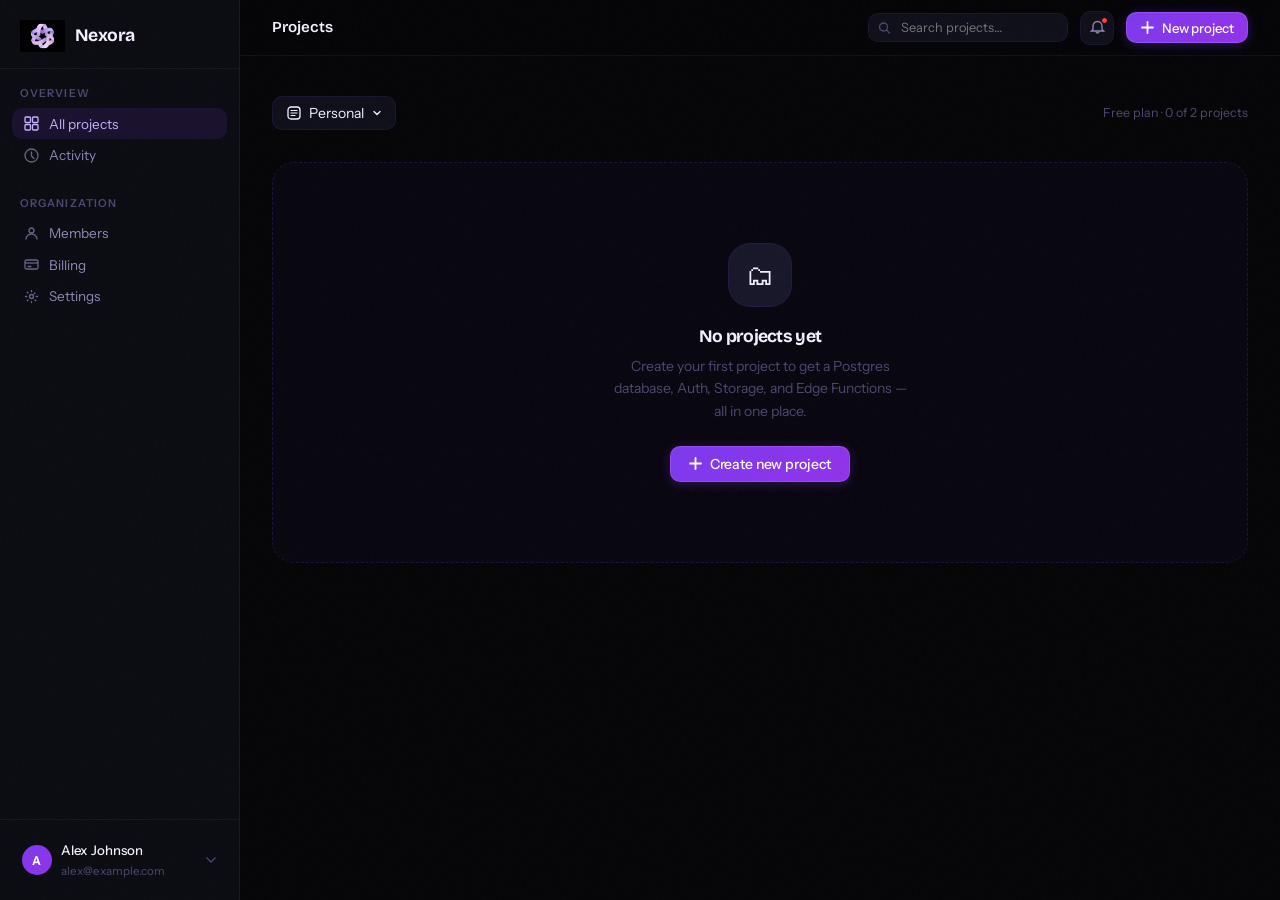
<file: dashboard.html>
<!doctype html>
<html lang="en">
  <head>
    <meta charset="UTF-8" />
    <meta name="viewport" content="width=device-width, initial-scale=1.0" />
    <title>Dashboard — Nexora</title>
    <link rel="stylesheet" href="style.css" />
    <style>
      body {
        background: var(--bg-base);
      }

      /* ── Dashboard Shell ── */
      .dash-shell {
        display: flex;
        min-height: 100vh;
      }

      /* ── Sidebar ── */
      .sidebar {
        width: 240px;
        flex-shrink: 0;
        background: var(--bg-surface);
        border-right: 1px solid var(--border-subtle);
        display: flex;
        flex-direction: column;
        position: fixed;
        top: 0;
        left: 0;
        bottom: 0;
        z-index: 50;
        padding: 0;
      }
      .sidebar-logo {
        display: flex;
        align-items: center;
        gap: 10px;
        padding: 1.25rem 1.25rem 1rem;
        border-bottom: 1px solid var(--border-subtle);
        text-decoration: none;
      }
      .sidebar-logo-text {
        font-family: var(--font-display);
        font-weight: 700;
        font-size: 1.1rem;
        color: var(--text-primary);
        letter-spacing: -0.03em;
      }
      .sidebar-section {
        padding: 1rem 0.75rem 0.5rem;
      }
      .sidebar-section-label {
        font-size: 0.68rem;
        font-weight: 600;
        letter-spacing: 0.1em;
        text-transform: uppercase;
        color: var(--text-muted);
        padding: 0 0.5rem;
        margin-bottom: 0.35rem;
      }
      .sidebar-item {
        display: flex;
        align-items: center;
        gap: 0.6rem;
        padding: 0.48rem 0.75rem;
        border-radius: var(--radius-md);
        text-decoration: none;
        font-size: 0.845rem;
        color: var(--text-secondary);
        transition:
          background 0.15s,
          color 0.15s;
        cursor: pointer;
        border: none;
        background: none;
        width: 100%;
        text-align: left;
        font-family: var(--font-body);
      }
      .sidebar-item:hover {
        background: rgba(255, 255, 255, 0.05);
        color: var(--text-primary);
      }
      .sidebar-item.active {
        background: rgba(124, 58, 237, 0.12);
        color: var(--accent-bright);
      }
      .sidebar-item svg {
        flex-shrink: 0;
        opacity: 0.7;
      }
      .sidebar-item.active svg {
        opacity: 1;
      }

      .sidebar-bottom {
        margin-top: auto;
        padding: 0.75rem;
        border-top: 1px solid var(--border-subtle);
      }
      .user-chip {
        display: flex;
        align-items: center;
        gap: 0.6rem;
        padding: 0.5rem 0.6rem;
        border-radius: var(--radius-md);
        cursor: pointer;
        transition: background 0.15s;
      }
      .user-chip:hover {
        background: rgba(255, 255, 255, 0.05);
      }
      .user-avatar {
        width: 30px;
        height: 30px;
        border-radius: 50%;
        background: linear-gradient(135deg, var(--accent) 0%, #9333ea 100%);
        display: flex;
        align-items: center;
        justify-content: center;
        font-size: 0.75rem;
        font-weight: 700;
        color: #fff;
        flex-shrink: 0;
      }
      .user-name {
        font-size: 0.825rem;
        font-weight: 500;
        color: var(--text-primary);
      }
      .user-email {
        font-size: 0.72rem;
        color: var(--text-muted);
      }

      /* ── Main Content ── */
      .dash-main {
        margin-left: 240px;
        flex: 1;
        display: flex;
        flex-direction: column;
        min-height: 100vh;
      }
      .dash-topbar {
        height: 56px;
        border-bottom: 1px solid var(--border-subtle);
        display: flex;
        align-items: center;
        justify-content: space-between;
        padding: 0 2rem;
        background: rgba(6, 6, 9, 0.8);
        backdrop-filter: blur(12px);
        position: sticky;
        top: 0;
        z-index: 40;
      }
      .dash-topbar-title {
        font-family: var(--font-display);
        font-weight: 600;
        font-size: 0.95rem;
        color: var(--text-primary);
      }
      .dash-content {
        padding: 2.5rem 2rem;
        max-width: 1100px;
      }

      /* ── Org selector ── */
      .org-bar {
        display: flex;
        align-items: center;
        justify-content: space-between;
        margin-bottom: 2rem;
      }
      .org-selector {
        display: flex;
        align-items: center;
        gap: 0.5rem;
        background: var(--bg-card);
        border: 1px solid var(--border);
        border-radius: var(--radius-md);
        padding: 0.45rem 0.85rem;
        cursor: pointer;
        font-size: 0.875rem;
        color: var(--text-primary);
        font-family: var(--font-body);
        transition: border-color 0.2s;
      }
      .org-selector:hover {
        border-color: var(--border-hover);
      }

      /* ── Empty State ── */
      .empty-state {
        display: flex;
        flex-direction: column;
        align-items: center;
        justify-content: center;
        text-align: center;
        padding: 5rem 2rem;
        border: 1px dashed rgba(120, 60, 220, 0.2);
        border-radius: var(--radius-xl);
        background: rgba(124, 58, 237, 0.03);
        transition:
          border-color 0.2s,
          background 0.2s;
      }
      .empty-state:hover {
        border-color: rgba(120, 60, 220, 0.35);
        background: rgba(124, 58, 237, 0.06);
      }
      .empty-icon {
        width: 64px;
        height: 64px;
        border-radius: var(--radius-xl);
        background: var(--bg-elevated);
        border: 1px solid var(--border);
        display: flex;
        align-items: center;
        justify-content: center;
        font-size: 1.75rem;
        margin-bottom: 1.25rem;
      }

      /* ── Project cards ── */
      .projects-grid {
        display: grid;
        grid-template-columns: repeat(auto-fill, minmax(290px, 1fr));
        gap: 1rem;
      }
      .project-card {
        background: var(--bg-card);
        border: 1px solid var(--border);
        border-radius: var(--radius-lg);
        padding: 1.4rem;
        text-decoration: none;
        display: block;
        transition:
          border-color 0.2s,
          background 0.2s,
          transform 0.2s;
        cursor: pointer;
      }
      .project-card:hover {
        border-color: var(--border-hover);
        background: var(--bg-card-hover);
        transform: translateY(-1px);
      }
      .project-card-header {
        display: flex;
        align-items: flex-start;
        justify-content: space-between;
        margin-bottom: 0.9rem;
      }
      .project-icon {
        width: 40px;
        height: 40px;
        border-radius: var(--radius-md);
        display: flex;
        align-items: center;
        justify-content: center;
        font-size: 1.1rem;
        flex-shrink: 0;
      }
      .project-status {
        display: flex;
        align-items: center;
        gap: 0.4rem;
        font-size: 0.73rem;
        color: var(--green);
      }
      .status-dot {
        width: 6px;
        height: 6px;
        border-radius: 50%;
        background: var(--green);
        box-shadow: 0 0 6px var(--green);
        animation: pulse-dot 2s infinite;
      }
      @keyframes pulse-dot {
        0%,
        100% {
          opacity: 1;
        }
        50% {
          opacity: 0.4;
        }
      }
      .project-name {
        font-family: var(--font-display);
        font-weight: 700;
        font-size: 1rem;
        color: var(--text-primary);
        margin-bottom: 0.25rem;
      }
      .project-region {
        font-size: 0.78rem;
        color: var(--text-muted);
      }
      .project-stats {
        display: flex;
        gap: 1rem;
        margin-top: 1rem;
        padding-top: 1rem;
        border-top: 1px solid var(--border-subtle);
      }
      .project-stat {
        display: flex;
        flex-direction: column;
        gap: 0.15rem;
      }
      .project-stat-val {
        font-size: 0.825rem;
        font-weight: 600;
        color: var(--text-primary);
      }
      .project-stat-label {
        font-size: 0.7rem;
        color: var(--text-muted);
      }

      /* ── New project card ── */
      .new-project-card {
        background: transparent;
        border: 1px dashed rgba(120, 60, 220, 0.25);
        border-radius: var(--radius-lg);
        padding: 1.4rem;
        display: flex;
        align-items: center;
        justify-content: center;
        gap: 0.75rem;
        cursor: pointer;
        transition:
          border-color 0.2s,
          background 0.2s;
        font-size: 0.875rem;
        color: var(--text-muted);
        font-family: var(--font-body);
        min-height: 160px;
      }
      .new-project-card:hover {
        border-color: rgba(120, 60, 220, 0.5);
        background: rgba(124, 58, 237, 0.05);
        color: var(--text-secondary);
      }
      .new-project-plus {
        width: 32px;
        height: 32px;
        border-radius: 50%;
        background: rgba(124, 58, 237, 0.15);
        border: 1px solid rgba(124, 58, 237, 0.3);
        display: flex;
        align-items: center;
        justify-content: center;
        font-size: 1.1rem;
        color: var(--accent-light);
      }

      /* ── Modal ── */
      .modal-overlay {
        position: fixed;
        inset: 0;
        background: rgba(0, 0, 0, 0.75);
        backdrop-filter: blur(8px);
        z-index: 200;
        display: flex;
        align-items: center;
        justify-content: center;
        padding: 1rem;
        opacity: 0;
        pointer-events: none;
        transition: opacity 0.2s;
      }
      .modal-overlay.open {
        opacity: 1;
        pointer-events: all;
      }
      .modal {
        background: var(--bg-card);
        border: 1px solid var(--border);
        border-radius: var(--radius-xl);
        padding: 2rem;
        width: 100%;
        max-width: 500px;
        box-shadow:
          0 32px 80px rgba(0, 0, 0, 0.7),
          0 0 0 1px rgba(120, 60, 220, 0.15);
        transform: scale(0.95) translateY(10px);
        transition:
          transform 0.25s cubic-bezier(0.34, 1.56, 0.64, 1),
          opacity 0.2s;
        opacity: 0;
      }
      .modal-overlay.open .modal {
        transform: scale(1) translateY(0);
        opacity: 1;
      }
      .modal-header {
        display: flex;
        align-items: flex-start;
        justify-content: space-between;
        margin-bottom: 1.5rem;
      }
      .modal-title {
        font-family: var(--font-display);
        font-weight: 700;
        font-size: 1.2rem;
        color: var(--text-primary);
      }
      .modal-subtitle {
        font-size: 0.825rem;
        color: var(--text-muted);
        margin-top: 0.2rem;
      }
      .modal-close {
        width: 28px;
        height: 28px;
        background: rgba(255, 255, 255, 0.06);
        border: 1px solid var(--border-subtle);
        border-radius: var(--radius-sm);
        cursor: pointer;
        display: flex;
        align-items: center;
        justify-content: center;
        color: var(--text-muted);
        font-size: 1rem;
        transition: background 0.15s;
      }
      .modal-close:hover {
        background: rgba(255, 255, 255, 0.1);
        color: var(--text-primary);
      }

      .form-group {
        margin-bottom: 1.1rem;
      }
      .form-label {
        display: block;
        font-size: 0.825rem;
        font-weight: 500;
        color: var(--text-secondary);
        margin-bottom: 0.4rem;
      }
      .form-input {
        width: 100%;
        background: var(--bg-elevated);
        border: 1px solid var(--border);
        border-radius: var(--radius-md);
        padding: 0.65rem 0.9rem;
        color: var(--text-primary);
        font-family: var(--font-body);
        font-size: 0.875rem;
        outline: none;
        transition:
          border-color 0.2s,
          box-shadow 0.2s;
      }
      .form-input:focus {
        border-color: var(--accent);
        box-shadow: 0 0 0 3px rgba(124, 58, 237, 0.15);
      }
      .form-input::placeholder {
        color: var(--text-muted);
      }

      .form-select {
        width: 100%;
        background: var(--bg-elevated);
        border: 1px solid var(--border);
        border-radius: var(--radius-md);
        padding: 0.65rem 0.9rem;
        color: var(--text-primary);
        font-family: var(--font-body);
        font-size: 0.875rem;
        outline: none;
        cursor: pointer;
        appearance: none;
        background-image: url("data:image/svg+xml,%3Csvg width='12' height='8' viewBox='0 0 12 8' fill='none' xmlns='http://www.w3.org/2000/svg'%3E%3Cpath d='M1 1l5 5 5-5' stroke='%234e4870' stroke-width='1.5' stroke-linecap='round'/%3E%3C/svg%3E");
        background-repeat: no-repeat;
        background-position: right 0.9rem center;
      }
      .form-select:focus {
        border-color: var(--accent);
        box-shadow: 0 0 0 3px rgba(124, 58, 237, 0.15);
      }

      .template-grid {
        display: grid;
        grid-template-columns: 1fr 1fr;
        gap: 0.6rem;
      }
      .template-option {
        border: 1px solid var(--border);
        border-radius: var(--radius-md);
        padding: 0.75rem;
        cursor: pointer;
        transition:
          border-color 0.2s,
          background 0.2s;
        display: flex;
        align-items: center;
        gap: 0.6rem;
      }
      .template-option:hover {
        border-color: var(--border-hover);
        background: rgba(255, 255, 255, 0.03);
      }
      .template-option.selected {
        border-color: var(--accent);
        background: rgba(124, 58, 237, 0.1);
      }
      .template-emoji {
        font-size: 1.1rem;
      }
      .template-label {
        font-size: 0.8rem;
        font-weight: 500;
        color: var(--text-secondary);
      }
      .template-option.selected .template-label {
        color: var(--accent-bright);
      }

      .modal-actions {
        display: flex;
        gap: 0.6rem;
        margin-top: 1.5rem;
      }
      .modal-actions .btn {
        flex: 1;
        justify-content: center;
        padding: 0.7rem;
      }

      /* ── Spinner for creating ── */
      .btn-spinner {
        display: none;
        width: 14px;
        height: 14px;
        border: 2px solid rgba(255, 255, 255, 0.3);
        border-top-color: #fff;
        border-radius: 50%;
        animation: spin 0.6s linear infinite;
      }
      @keyframes spin {
        to {
          transform: rotate(360deg);
        }
      }

      /* ── Stats bar ── */
      .stats-row {
        display: grid;
        grid-template-columns: repeat(4, 1fr);
        gap: 1rem;
        margin-bottom: 2rem;
      }
      @media (max-width: 800px) {
        .stats-row {
          grid-template-columns: 1fr 1fr;
        }
      }
      .stat-card {
        background: var(--bg-card);
        border: 1px solid var(--border);
        border-radius: var(--radius-lg);
        padding: 1.1rem 1.25rem;
      }
      .stat-card-label {
        font-size: 0.75rem;
        color: var(--text-muted);
        margin-bottom: 0.4rem;
      }
      .stat-card-val {
        font-family: var(--font-display);
        font-weight: 700;
        font-size: 1.5rem;
        color: var(--text-primary);
      }
      .stat-card-sub {
        font-size: 0.72rem;
        color: var(--green);
        margin-top: 0.2rem;
      }

      /* toast */
      .toast {
        position: fixed;
        bottom: 2rem;
        right: 2rem;
        background: var(--bg-elevated);
        border: 1px solid var(--border);
        border-radius: var(--radius-md);
        padding: 0.75rem 1.1rem;
        font-size: 0.85rem;
        color: var(--text-primary);
        box-shadow: var(--shadow-lift);
        z-index: 300;
        display: flex;
        align-items: center;
        gap: 0.6rem;
        transform: translateY(20px);
        opacity: 0;
        transition: all 0.3s cubic-bezier(0.34, 1.56, 0.64, 1);
      }
      .toast.show {
        transform: translateY(0);
        opacity: 1;
      }
    </style>
  </head>
  <body>
    <div class="dash-shell">
      <!-- Sidebar -->
      <aside class="sidebar">
        <a href="index.html" class="sidebar-logo">
          <img src="./logo.png" alt="" width="45" height="32" />
          <span class="sidebar-logo-text">Nexora</span>
        </a>

        <div class="sidebar-section">
          <div class="sidebar-section-label">Overview</div>
          <button
            class="sidebar-item active"
            id="nav-projects"
            onclick="navigate('projects')"
          >
            <svg width="15" height="15" viewBox="0 0 15 15" fill="none">
              <rect
                x="1"
                y="1"
                width="5.5"
                height="5.5"
                rx="1"
                stroke="currentColor"
                stroke-width="1.3"
              />
              <rect
                x="8.5"
                y="1"
                width="5.5"
                height="5.5"
                rx="1"
                stroke="currentColor"
                stroke-width="1.3"
              />
              <rect
                x="1"
                y="8.5"
                width="5.5"
                height="5.5"
                rx="1"
                stroke="currentColor"
                stroke-width="1.3"
              />
              <rect
                x="8.5"
                y="8.5"
                width="5.5"
                height="5.5"
                rx="1"
                stroke="currentColor"
                stroke-width="1.3"
              />
            </svg>
            All projects
          </button>
          <button
            class="sidebar-item"
            id="nav-activity"
            onclick="navigate('activity')"
          >
            <svg width="15" height="15" viewBox="0 0 15 15" fill="none">
              <path
                d="M7.5 1a6.5 6.5 0 100 13A6.5 6.5 0 007.5 1z"
                stroke="currentColor"
                stroke-width="1.3"
              />
              <path
                d="M7.5 4v4l2.5 2.5"
                stroke="currentColor"
                stroke-width="1.3"
                stroke-linecap="round"
              />
            </svg>
            Activity
          </button>
        </div>

        <div class="sidebar-section">
          <div class="sidebar-section-label">Organization</div>
          <button
            class="sidebar-item"
            id="nav-members"
            onclick="navigate('members')"
          >
            <svg width="15" height="15" viewBox="0 0 15 15" fill="none">
              <path
                d="M7.5 7a2.5 2.5 0 100-5 2.5 2.5 0 000 5z"
                stroke="currentColor"
                stroke-width="1.3"
              />
              <path
                d="M2 13c0-2.76 2.46-5 5.5-5s5.5 2.24 5.5 5"
                stroke="currentColor"
                stroke-width="1.3"
                stroke-linecap="round"
              />
            </svg>
            Members
          </button>
          <button
            class="sidebar-item"
            id="nav-billing"
            onclick="navigate('billing')"
          >
            <svg width="15" height="15" viewBox="0 0 15 15" fill="none">
              <rect
                x="1"
                y="3"
                width="13"
                height="9"
                rx="1.5"
                stroke="currentColor"
                stroke-width="1.3"
              />
              <path d="M1 6h13" stroke="currentColor" stroke-width="1.3" />
              <path
                d="M4 9.5h3"
                stroke="currentColor"
                stroke-width="1.3"
                stroke-linecap="round"
              />
            </svg>
            Billing
          </button>
          <button
            class="sidebar-item"
            id="nav-settings"
            onclick="navigate('settings')"
          >
            <svg width="15" height="15" viewBox="0 0 15 15" fill="none">
              <circle
                cx="7.5"
                cy="7.5"
                r="2"
                stroke="currentColor"
                stroke-width="1.3"
              />
              <path
                d="M7.5 1.5v1.2M7.5 12.3v1.2M1.5 7.5h1.2M12.3 7.5h1.2M3.2 3.2l.85.85M10.95 10.95l.85.85M10.95 4.05l-.85.85M4.05 10.95l-.85.85"
                stroke="currentColor"
                stroke-width="1.3"
                stroke-linecap="round"
              />
            </svg>
            Settings
          </button>
        </div>

        <div class="sidebar-bottom">
          <div
            class="user-chip"
            id="userChip"
            onclick="toggleUserMenu()"
            style="position: relative"
          >
            <div class="user-avatar" id="userAvatar">A</div>
            <div>
              <div class="user-name" id="userName">Alex Johnson</div>
              <div class="user-email" id="userEmail">alex@example.com</div>
            </div>
            <svg
              width="12"
              height="12"
              viewBox="0 0 12 12"
              fill="none"
              style="margin-left: auto; color: var(--text-muted)"
            >
              <path
                d="M2 4l4 4 4-4"
                stroke="currentColor"
                stroke-width="1.3"
                stroke-linecap="round"
              />
            </svg>
          </div>
          <!-- User dropdown -->
          <div
            id="userMenu"
            style="
              display: none;
              position: absolute;
              bottom: 72px;
              left: 0.75rem;
              right: 0.75rem;
              background: var(--bg-elevated);
              border: 1px solid var(--border);
              border-radius: var(--radius-md);
              box-shadow: var(--shadow-lift);
              z-index: 100;
              overflow: hidden;
            "
          >
            <div
              style="
                padding: 0.75rem 1rem;
                border-bottom: 1px solid var(--border-subtle);
              "
            >
              <div
                style="
                  font-size: 0.825rem;
                  font-weight: 600;
                  color: var(--text-primary);
                "
                id="userMenuName"
              >
                Alex Johnson
              </div>
              <div
                style="font-size: 0.72rem; color: var(--text-muted)"
                id="userMenuEmail"
              >
                alex@example.com
              </div>
            </div>
            <button
              onclick="
                navigate('settings');
                toggleUserMenu();
              "
              style="
                width: 100%;
                background: none;
                border: none;
                padding: 0.6rem 1rem;
                text-align: left;
                font-size: 0.825rem;
                color: var(--text-secondary);
                cursor: pointer;
                display: flex;
                align-items: center;
                gap: 0.6rem;
                font-family: var(--font-body);
              "
              onmouseover="this.style.background = 'rgba(255,255,255,0.05)'"
              onmouseout="this.style.background = 'none'"
            >
              <svg width="13" height="13" viewBox="0 0 13 13" fill="none">
                <circle
                  cx="6.5"
                  cy="6.5"
                  r="1.8"
                  stroke="currentColor"
                  stroke-width="1.2"
                />
                <path
                  d="M6.5 1.5v1M6.5 10.5v1M1.5 6.5h1M10.5 6.5h1M3 3l.7.7M9.3 9.3l.7.7M9.3 3.7L8.6 4.4M3.7 9.3l-.7.7"
                  stroke="currentColor"
                  stroke-width="1.2"
                  stroke-linecap="round"
                />
              </svg>
              Account settings
            </button>
            <div style="height: 1px; background: var(--border-subtle)"></div>
            <button
              onclick="handleSignOut()"
              style="
                width: 100%;
                background: none;
                border: none;
                padding: 0.6rem 1rem;
                text-align: left;
                font-size: 0.825rem;
                color: #ef4444;
                cursor: pointer;
                display: flex;
                align-items: center;
                gap: 0.6rem;
                font-family: var(--font-body);
              "
              onmouseover="this.style.background = 'rgba(239,68,68,0.06)'"
              onmouseout="this.style.background = 'none'"
            >
              <svg width="13" height="13" viewBox="0 0 13 13" fill="none">
                <path
                  d="M5 2H2.5A1.5 1.5 0 001 3.5v6A1.5 1.5 0 002.5 11H5M9 9l3-2.5L9 4M12 6.5H5"
                  stroke="currentColor"
                  stroke-width="1.2"
                  stroke-linecap="round"
                  stroke-linejoin="round"
                />
              </svg>
              Sign out
            </button>
          </div>
        </div>
      </aside>

      <!-- Main -->
      <main class="dash-main">
        <div class="dash-topbar">
          <div class="dash-topbar-title" id="topbarTitle">Projects</div>
          <div style="display: flex; align-items: center; gap: 0.75rem">
            <!-- Search -->
            <div style="position: relative">
              <svg
                style="
                  position: absolute;
                  left: 0.6rem;
                  top: 50%;
                  transform: translateY(-50%);
                  color: var(--text-muted);
                  pointer-events: none;
                "
                width="13"
                height="13"
                viewBox="0 0 13 13"
                fill="none"
              >
                <circle
                  cx="5.5"
                  cy="5.5"
                  r="4"
                  stroke="currentColor"
                  stroke-width="1.3"
                />
                <path
                  d="M8.5 8.5l3 3"
                  stroke="currentColor"
                  stroke-width="1.3"
                  stroke-linecap="round"
                />
              </svg>
              <input
                id="projectSearch"
                type="text"
                placeholder="Search projects…"
                oninput="filterProjects()"
                style="
                  background: var(--bg-card);
                  border: 1px solid var(--border);
                  border-radius: var(--radius-md);
                  padding: 0.35rem 0.75rem 0.35rem 2rem;
                  font-size: 0.8rem;
                  color: var(--text-primary);
                  font-family: var(--font-body);
                  outline: none;
                  width: 200px;
                  transition: border-color 0.2s;
                "
                onfocus="this.style.borderColor = 'var(--accent)'"
                onblur="this.style.borderColor = 'var(--border)'"
              />
            </div>
            <!-- Notifications -->
            <button
              id="notifBtn"
              onclick="toggleNotifications()"
              style="
                position: relative;
                background: var(--bg-card);
                border: 1px solid var(--border);
                border-radius: var(--radius-md);
                width: 34px;
                height: 34px;
                display: flex;
                align-items: center;
                justify-content: center;
                cursor: pointer;
                transition: border-color 0.2s;
                color: var(--text-secondary);
              "
              onmouseover="this.style.borderColor = 'var(--border-hover)'"
              onmouseout="this.style.borderColor = 'var(--border)'"
            >
              <svg width="15" height="15" viewBox="0 0 15 15" fill="none">
                <path
                  d="M7.5 1.5A4.5 4.5 0 003 6v3.5L1.5 11h12L12 9.5V6A4.5 4.5 0 007.5 1.5z"
                  stroke="currentColor"
                  stroke-width="1.3"
                />
                <path
                  d="M6 11.5a1.5 1.5 0 003 0"
                  stroke="currentColor"
                  stroke-width="1.3"
                />
              </svg>
              <span
                id="notifDot"
                style="
                  position: absolute;
                  top: 5px;
                  right: 5px;
                  width: 7px;
                  height: 7px;
                  background: #ef4444;
                  border-radius: 50%;
                  border: 1.5px solid var(--bg-base);
                  display: none;
                "
              ></span>
            </button>
            <!-- Notifications panel -->
            <div
              id="notifPanel"
              style="
                display: none;
                position: fixed;
                top: 60px;
                right: 1.5rem;
                width: 320px;
                background: var(--bg-elevated);
                border: 1px solid var(--border);
                border-radius: var(--radius-lg);
                box-shadow: var(--shadow-lift);
                z-index: 150;
                overflow: hidden;
              "
            >
              <div
                style="
                  padding: 0.75rem 1rem;
                  border-bottom: 1px solid var(--border-subtle);
                  display: flex;
                  justify-content: space-between;
                  align-items: center;
                "
              >
                <span
                  style="
                    font-size: 0.85rem;
                    font-weight: 600;
                    color: var(--text-primary);
                  "
                  >Notifications</span
                >
                <button
                  onclick="clearNotifications()"
                  style="
                    background: none;
                    border: none;
                    font-size: 0.72rem;
                    color: var(--text-muted);
                    cursor: pointer;
                    font-family: var(--font-body);
                  "
                >
                  Mark all read
                </button>
              </div>
              <div
                id="notifList"
                style="max-height: 320px; overflow-y: auto"
              ></div>
            </div>
            <button
              class="btn btn-primary"
              id="topNewBtn"
              onclick="openModal()"
              style="padding: 0.4rem 0.85rem; font-size: 0.825rem"
            >
              <svg width="13" height="13" viewBox="0 0 13 13" fill="none">
                <path
                  d="M6.5 1v11M1 6.5h11"
                  stroke="currentColor"
                  stroke-width="1.8"
                  stroke-linecap="round"
                />
              </svg>
              New project
            </button>
          </div>
        </div>

        <div class="dash-content">
          <!-- ── PROJECTS PAGE ── -->
          <div id="page-projects" class="dash-page" style="display: block">
            <!-- Org bar -->
            <div class="org-bar" style="position: relative">
              <button
                class="org-selector"
                id="orgSelector"
                onclick="toggleOrgDropdown()"
              >
                <svg width="14" height="14" viewBox="0 0 14 14" fill="none">
                  <rect
                    x="1"
                    y="1"
                    width="12"
                    height="12"
                    rx="3"
                    stroke="currentColor"
                    stroke-width="1.3"
                  />
                  <path
                    d="M4 7h6M4 4.5h6M4 9.5h4"
                    stroke="currentColor"
                    stroke-width="1.2"
                    stroke-linecap="round"
                  />
                </svg>
                <span id="activeOrgName">Personal</span>
                <svg width="10" height="10" viewBox="0 0 10 10" fill="none">
                  <path
                    d="M2 3.5l3 3 3-3"
                    stroke="currentColor"
                    stroke-width="1.3"
                    stroke-linecap="round"
                  />
                </svg>
              </button>
              <!-- Org dropdown -->
              <div
                id="orgDropdown"
                style="
                  display: none;
                  position: absolute;
                  top: calc(100% + 6px);
                  left: 0;
                  background: var(--bg-elevated);
                  border: 1px solid var(--border);
                  border-radius: var(--radius-md);
                  min-width: 200px;
                  box-shadow: var(--shadow-lift);
                  z-index: 60;
                  overflow: hidden;
                "
              >
                <div
                  style="
                    padding: 0.4rem 0.85rem;
                    font-size: 0.68rem;
                    font-weight: 700;
                    letter-spacing: 0.08em;
                    text-transform: uppercase;
                    color: var(--text-muted);
                  "
                >
                  Organizations
                </div>
                <div id="orgList"></div>
                <div
                  style="height: 1px; background: var(--border-subtle)"
                ></div>
                <button
                  onclick="openCreateOrgModal()"
                  style="
                    width: 100%;
                    background: none;
                    border: none;
                    padding: 0.6rem 0.85rem;
                    text-align: left;
                    font-size: 0.825rem;
                    color: var(--text-secondary);
                    cursor: pointer;
                    font-family: var(--font-body);
                    display: flex;
                    align-items: center;
                    gap: 0.5rem;
                  "
                  onmouseover="this.style.background = 'rgba(255,255,255,0.04)'"
                  onmouseout="this.style.background = 'none'"
                >
                  <svg width="12" height="12" viewBox="0 0 12 12" fill="none">
                    <path
                      d="M6 1v10M1 6h10"
                      stroke="currentColor"
                      stroke-width="1.5"
                      stroke-linecap="round"
                    />
                  </svg>
                  Create organization
                </button>
              </div>
              <span
                style="font-size: 0.78rem; color: var(--text-muted)"
                id="planLabel"
                >Free plan · 0 of 2 projects</span
              >
            </div>

            <!-- Stats -->
            <div class="stats-row" id="statsRow" style="display: none">
              <div class="stat-card">
                <div class="stat-card-label">Total requests</div>
                <div class="stat-card-val" id="statRequests">0</div>
                <div class="stat-card-sub" id="statRequestsSub">—</div>
              </div>
              <div class="stat-card">
                <div class="stat-card-label">DB size</div>
                <div class="stat-card-val" id="statDb">0 B</div>
                <div class="stat-card-sub" style="color: var(--text-muted)">
                  500 MB limit
                </div>
              </div>
              <div class="stat-card">
                <div class="stat-card-label">Auth users</div>
                <div class="stat-card-val" id="statUsers">0</div>
                <div class="stat-card-sub" id="statUsersSub">—</div>
              </div>
              <div class="stat-card">
                <div class="stat-card-label">Edge invocations</div>
                <div class="stat-card-val" id="statEdge">0</div>
                <div class="stat-card-sub" style="color: var(--text-muted)">
                  500k limit
                </div>
              </div>
            </div>

            <!-- Projects grid -->
            <div
              id="projectsGrid"
              class="projects-grid"
              style="display: none"
            ></div>

            <!-- Empty state -->
            <div class="empty-state" id="emptyState">
              <div class="empty-icon">🗂</div>
              <h3
                style="
                  font-family: var(--font-display);
                  font-weight: 700;
                  font-size: 1.1rem;
                  margin-bottom: 0.5rem;
                "
              >
                No projects yet
              </h3>
              <p
                style="
                  font-size: 0.875rem;
                  color: var(--text-muted);
                  max-width: 300px;
                  margin-bottom: 1.5rem;
                "
              >
                Create your first project to get a Postgres database, Auth,
                Storage, and Edge Functions — all in one place.
              </p>
              <button class="btn btn-primary" onclick="openModal()">
                <svg width="13" height="13" viewBox="0 0 13 13" fill="none">
                  <path
                    d="M6.5 1v11M1 6.5h11"
                    stroke="currentColor"
                    stroke-width="1.8"
                    stroke-linecap="round"
                  />
                </svg>
                Create new project
              </button>
            </div>
          </div>
          <!-- /page-projects -->

          <!-- ── ACTIVITY PAGE ── -->
          <div id="page-activity" class="dash-page" style="display: none">
            <h2
              style="
                font-size: 1rem;
                font-weight: 700;
                margin-bottom: 1.5rem;
                color: var(--text-primary);
              "
            >
              Activity
            </h2>
            <div
              id="activityFeed"
              style="
                display: flex;
                flex-direction: column;
                gap: 0;
                background: var(--bg-card);
                border: 1px solid var(--border);
                border-radius: var(--radius-lg);
                overflow: hidden;
              "
            ></div>
          </div>

          <!-- ── MEMBERS PAGE ── -->
          <div id="page-members" class="dash-page" style="display: none">
            <div
              style="
                display: flex;
                align-items: center;
                justify-content: space-between;
                margin-bottom: 1.5rem;
              "
            >
              <h2
                style="
                  font-size: 1rem;
                  font-weight: 700;
                  color: var(--text-primary);
                "
              >
                Members
              </h2>
              <button
                class="btn btn-primary"
                style="padding: 0.4rem 0.85rem; font-size: 0.825rem"
                onclick="openInviteMemberModal()"
              >
                <svg width="13" height="13" viewBox="0 0 13 13" fill="none">
                  <path
                    d="M6.5 1v11M1 6.5h11"
                    stroke="currentColor"
                    stroke-width="1.8"
                    stroke-linecap="round"
                  />
                </svg>
                Invite member
              </button>
            </div>
            <div
              style="
                background: var(--bg-card);
                border: 1px solid var(--border);
                border-radius: var(--radius-lg);
                overflow: hidden;
              "
            >
              <table style="width: 100%; border-collapse: collapse">
                <thead>
                  <tr style="background: var(--bg-elevated)">
                    <th
                      style="
                        padding: 0.65rem 1.25rem;
                        text-align: left;
                        font-size: 0.72rem;
                        font-weight: 700;
                        color: var(--text-muted);
                        text-transform: uppercase;
                        letter-spacing: 0.06em;
                        border-bottom: 1px solid var(--border);
                      "
                    >
                      Member
                    </th>
                    <th
                      style="
                        padding: 0.65rem 1.25rem;
                        text-align: left;
                        font-size: 0.72rem;
                        font-weight: 700;
                        color: var(--text-muted);
                        text-transform: uppercase;
                        letter-spacing: 0.06em;
                        border-bottom: 1px solid var(--border);
                      "
                    >
                      Role
                    </th>
                    <th
                      style="
                        padding: 0.65rem 1.25rem;
                        text-align: left;
                        font-size: 0.72rem;
                        font-weight: 700;
                        color: var(--text-muted);
                        text-transform: uppercase;
                        letter-spacing: 0.06em;
                        border-bottom: 1px solid var(--border);
                      "
                    >
                      Joined
                    </th>
                    <th
                      style="
                        padding: 0.65rem 1.25rem;
                        text-align: left;
                        font-size: 0.72rem;
                        font-weight: 700;
                        color: var(--text-muted);
                        text-transform: uppercase;
                        letter-spacing: 0.06em;
                        border-bottom: 1px solid var(--border);
                      "
                    >
                      Last active
                    </th>
                    <th style="border-bottom: 1px solid var(--border)"></th>
                  </tr>
                </thead>
                <tbody id="membersTableBody"></tbody>
              </table>
            </div>
          </div>

          <!-- ── BILLING PAGE ── -->
          <div id="page-billing" class="dash-page" style="display: none">
            <h2
              style="
                font-size: 1rem;
                font-weight: 700;
                margin-bottom: 1.5rem;
                color: var(--text-primary);
              "
            >
              Billing
            </h2>
            <div
              style="
                display: grid;
                grid-template-columns: 1fr 1fr;
                gap: 1rem;
                margin-bottom: 1.5rem;
              "
            >
              <div
                style="
                  background: var(--bg-card);
                  border: 1px solid var(--border);
                  border-radius: var(--radius-lg);
                  padding: 1.25rem;
                "
              >
                <div
                  style="
                    font-size: 0.78rem;
                    color: var(--text-muted);
                    margin-bottom: 0.5rem;
                  "
                >
                  Current plan
                </div>
                <div
                  style="
                    font-size: 1.3rem;
                    font-weight: 700;
                    color: var(--text-primary);
                    margin-bottom: 0.25rem;
                  "
                >
                  Free
                </div>
                <div style="font-size: 0.8rem; color: var(--text-muted)">
                  $0 / month
                </div>
                <button
                  onclick="showToast('Upgrade coming soon! 🚀')"
                  class="btn btn-primary"
                  style="
                    margin-top: 1rem;
                    padding: 0.4rem 0.85rem;
                    font-size: 0.8rem;
                  "
                >
                  Upgrade to Pro
                </button>
              </div>
              <div
                style="
                  background: var(--bg-card);
                  border: 1px solid var(--border);
                  border-radius: var(--radius-lg);
                  padding: 1.25rem;
                "
              >
                <div
                  style="
                    font-size: 0.78rem;
                    color: var(--text-muted);
                    margin-bottom: 0.5rem;
                  "
                >
                  Usage this month
                </div>
                <div style="margin-bottom: 0.85rem">
                  <div
                    style="
                      display: flex;
                      justify-content: space-between;
                      font-size: 0.8rem;
                      margin-bottom: 0.3rem;
                    "
                  >
                    <span style="color: var(--text-secondary)">Projects</span
                    ><span
                      id="billingProjects"
                      style="color: var(--text-primary); font-weight: 600"
                      >0 / 2</span
                    >
                  </div>
                  <div
                    style="
                      background: var(--bg-elevated);
                      border-radius: 999px;
                      height: 5px;
                      overflow: hidden;
                    "
                  >
                    <div
                      id="billingProjBar"
                      style="
                        height: 100%;
                        background: var(--accent);
                        border-radius: 999px;
                        width: 0%;
                        transition: width 0.4s;
                      "
                    ></div>
                  </div>
                </div>
                <div>
                  <div
                    style="
                      display: flex;
                      justify-content: space-between;
                      font-size: 0.8rem;
                      margin-bottom: 0.3rem;
                    "
                  >
                    <span style="color: var(--text-secondary)">DB storage</span
                    ><span
                      id="billingDb"
                      style="color: var(--text-primary); font-weight: 600"
                      >0 MB / 500 MB</span
                    >
                  </div>
                  <div
                    style="
                      background: var(--bg-elevated);
                      border-radius: 999px;
                      height: 5px;
                      overflow: hidden;
                    "
                  >
                    <div
                      id="billingDbBar"
                      style="
                        height: 100%;
                        background: var(--accent);
                        border-radius: 999px;
                        width: 0%;
                        transition: width 0.4s;
                      "
                    ></div>
                  </div>
                </div>
              </div>
            </div>
            <div
              style="
                background: var(--bg-card);
                border: 1px solid var(--border);
                border-radius: var(--radius-lg);
                overflow: hidden;
              "
            >
              <div
                style="
                  padding: 0.85rem 1.25rem;
                  border-bottom: 1px solid var(--border-subtle);
                  font-size: 0.85rem;
                  font-weight: 600;
                  color: var(--text-primary);
                "
              >
                Invoice history
              </div>
              <div
                id="invoiceList"
                style="
                  padding: 2.5rem;
                  text-align: center;
                  color: var(--text-muted);
                  font-size: 0.85rem;
                "
              >
                No invoices yet — you're on the free plan.
              </div>
            </div>
          </div>

          <!-- ── SETTINGS PAGE ── -->
          <div id="page-settings" class="dash-page" style="display: none">
            <h2
              style="
                font-size: 1rem;
                font-weight: 700;
                margin-bottom: 1.5rem;
                color: var(--text-primary);
              "
            >
              Account Settings
            </h2>
            <div
              style="
                background: var(--bg-card);
                border: 1px solid var(--border);
                border-radius: var(--radius-lg);
                padding: 1.5rem;
                margin-bottom: 1rem;
              "
            >
              <div
                style="
                  font-size: 0.875rem;
                  font-weight: 600;
                  color: var(--text-primary);
                  margin-bottom: 1rem;
                "
              >
                Profile
              </div>
              <div
                style="
                  display: grid;
                  grid-template-columns: 1fr 1fr;
                  gap: 1rem;
                  margin-bottom: 1rem;
                "
              >
                <div>
                  <label class="form-label">Full name</label>
                  <input
                    class="form-input"
                    id="settingName"
                    placeholder="Your name"
                  />
                </div>
                <div>
                  <label class="form-label">Email address</label>
                  <input
                    class="form-input"
                    id="settingEmail"
                    type="email"
                    placeholder="you@example.com"
                  />
                </div>
              </div>
              <button
                class="btn btn-primary"
                onclick="saveProfile()"
                style="padding: 0.45rem 1rem; font-size: 0.825rem"
              >
                Save changes
              </button>
            </div>
            <div
              style="
                background: var(--bg-card);
                border: 1px solid var(--border);
                border-radius: var(--radius-lg);
                padding: 1.5rem;
                margin-bottom: 1rem;
              "
            >
              <div
                style="
                  font-size: 0.875rem;
                  font-weight: 600;
                  color: var(--text-primary);
                  margin-bottom: 1rem;
                "
              >
                Change password
              </div>
              <div
                style="
                  display: grid;
                  grid-template-columns: 1fr 1fr;
                  gap: 1rem;
                  margin-bottom: 1rem;
                "
              >
                <div>
                  <label class="form-label">Current password</label>
                  <input
                    class="form-input"
                    type="password"
                    placeholder="••••••••"
                  />
                </div>
                <div>
                  <label class="form-label">New password</label>
                  <input
                    class="form-input"
                    id="newPassword"
                    type="password"
                    placeholder="••••••••"
                  />
                </div>
              </div>
              <button
                class="btn btn-primary"
                onclick="savePassword()"
                style="padding: 0.45rem 1rem; font-size: 0.825rem"
              >
                Update password
              </button>
            </div>
            <div
              style="
                background: var(--bg-card);
                border: 1px solid rgba(248, 113, 113, 0.25);
                border-radius: var(--radius-lg);
                padding: 1.5rem;
              "
            >
              <div
                style="
                  font-size: 0.875rem;
                  font-weight: 600;
                  color: #ef4444;
                  margin-bottom: 0.5rem;
                "
              >
                Danger zone
              </div>
              <div
                style="
                  font-size: 0.8rem;
                  color: var(--text-muted);
                  margin-bottom: 1rem;
                "
              >
                Deleting your account is permanent and cannot be undone.
              </div>
              <button
                onclick="confirmDeleteAccount()"
                style="
                  background: none;
                  border: 1px solid rgba(248, 113, 113, 0.4);
                  border-radius: var(--radius-md);
                  padding: 0.45rem 1rem;
                  font-size: 0.825rem;
                  color: #ef4444;
                  cursor: pointer;
                  font-family: var(--font-body);
                "
              >
                Delete account
              </button>
            </div>
          </div>
        </div>
        <!-- /dash-content -->
      </main>
    </div>

    <!-- Modal -->
    <div
      class="modal-overlay"
      id="modalOverlay"
      onclick="handleOverlayClick(event)"
    >
      <div class="modal" id="modal">
        <div class="modal-header">
          <div>
            <div class="modal-title">Create new project</div>
            <div class="modal-subtitle">
              Deploy a new Postgres instance in seconds
            </div>
          </div>
          <button class="modal-close" onclick="closeModal()">✕</button>
        </div>

        <div class="form-group">
          <label class="form-label" for="projName">Project name</label>
          <input
            id="projName"
            class="form-input"
            type="text"
            placeholder="my-awesome-app"
            autocomplete="off"
          />
        </div>

        <div class="form-group">
          <label class="form-label">Database password</label>
          <div style="position: relative">
            <input
              id="projPassword"
              class="form-input"
              type="password"
              placeholder="Generate a strong password"
              style="padding-right: 6.5rem"
            />
            <button
              onclick="generatePassword()"
              style="
                position: absolute;
                right: 0.5rem;
                top: 50%;
                transform: translateY(-50%);
                background: var(--bg-card);
                border: 1px solid var(--border);
                border-radius: 4px;
                padding: 0.22rem 0.55rem;
                font-size: 0.72rem;
                color: var(--accent-bright);
                cursor: pointer;
                transition: background 0.15s;
                font-family: var(--font-body);
              "
              onmouseover="this.style.background = 'rgba(124,58,237,0.15)'"
              onmouseout="this.style.background = 'var(--bg-card)'"
            >
              Generate
            </button>
          </div>
        </div>

        <div class="form-group">
          <label class="form-label">Region</label>
          <select id="projRegion" class="form-select">
            <option>🌏 Southeast Asia (Singapore)</option>
            <option>🌎 US East (N. Virginia)</option>
            <option>🌎 US West (Oregon)</option>
            <option>🌍 Europe (Frankfurt)</option>
            <option>🌍 Europe (London)</option>
            <option>🌏 Asia Pacific (Tokyo)</option>
            <option>🌏 Asia Pacific (Sydney)</option>
          </select>
        </div>

        <div class="form-group">
          <label class="form-label"
            >Starter template
            <span style="color: var(--text-muted); font-weight: 400"
              >(optional)</span
            ></label
          >
          <div class="template-grid" id="templateGrid">
            <div
              class="template-option selected"
              onclick="selectTemplate(this)"
            >
              <span class="template-emoji">📦</span>
              <span class="template-label">Blank</span>
            </div>
            <div class="template-option" onclick="selectTemplate(this)">
              <span class="template-emoji">🛒</span>
              <span class="template-label">E-commerce</span>
            </div>
            <div class="template-option" onclick="selectTemplate(this)">
              <span class="template-emoji">💬</span>
              <span class="template-label">Chat app</span>
            </div>
            <div class="template-option" onclick="selectTemplate(this)">
              <span class="template-emoji">🧠</span>
              <span class="template-label">AI / Vector</span>
            </div>
          </div>
        </div>

        <div class="modal-actions">
          <button class="btn btn-ghost" onclick="closeModal()">Cancel</button>
          <button
            class="btn btn-primary"
            id="createBtn"
            onclick="createProject()"
          >
            <span id="createLabel">Create project</span>
            <span class="btn-spinner" id="createSpinner"></span>
          </button>
        </div>
      </div>
    </div>

    <!-- Rename Modal -->
    <div
      class="modal-overlay"
      id="renameModal"
      onclick="if (event.target === this) closeRenameModal();"
    >
      <div class="modal" style="max-width: 420px">
        <div class="modal-header">
          <div><div class="modal-title">Rename project</div></div>
          <button class="modal-close" onclick="closeRenameModal()">✕</button>
        </div>
        <div class="form-group">
          <label class="form-label">New name</label>
          <input
            id="renameInput"
            class="form-input"
            placeholder="my-new-name"
            onkeydown="if (event.key === 'Enter') confirmRename();"
          />
        </div>
        <div class="modal-actions">
          <button class="btn btn-ghost" onclick="closeRenameModal()">
            Cancel
          </button>
          <button class="btn btn-primary" onclick="confirmRename()">
            Rename
          </button>
        </div>
      </div>
    </div>

    <!-- Invite Member Modal -->
    <div
      class="modal-overlay"
      id="inviteMemberModal"
      onclick="if (event.target === this) closeInviteMemberModal();"
    >
      <div class="modal" style="max-width: 420px">
        <div class="modal-header">
          <div>
            <div class="modal-title">Invite member</div>
            <div class="modal-subtitle">
              They'll get access to all projects in this org
            </div>
          </div>
          <button class="modal-close" onclick="closeInviteMemberModal()">
            ✕
          </button>
        </div>
        <div class="form-group">
          <label class="form-label">Email address</label>
          <input
            id="inviteEmail"
            class="form-input"
            type="email"
            placeholder="colleague@example.com"
            onkeydown="if (event.key === 'Enter') sendInvite();"
          />
        </div>
        <div class="form-group">
          <label class="form-label">Role</label>
          <select id="inviteRole" class="form-select">
            <option value="owner">Owner — full access</option>
            <option value="editor" selected>Editor — read + write</option>
            <option value="viewer">Viewer — read only</option>
          </select>
        </div>
        <div class="modal-actions">
          <button class="btn btn-ghost" onclick="closeInviteMemberModal()">
            Cancel
          </button>
          <button class="btn btn-primary" onclick="sendInvite()">
            Send invite
          </button>
        </div>
      </div>
    </div>

    <!-- Create Org Modal -->
    <div
      class="modal-overlay"
      id="createOrgModal"
      onclick="if (event.target === this) closeCreateOrgModal();"
    >
      <div class="modal" style="max-width: 400px">
        <div class="modal-header">
          <div><div class="modal-title">Create organization</div></div>
          <button class="modal-close" onclick="closeCreateOrgModal()">✕</button>
        </div>
        <div class="form-group">
          <label class="form-label">Organization name</label>
          <input
            id="orgNameInput"
            class="form-input"
            placeholder="Acme Corp"
            onkeydown="if (event.key === 'Enter') confirmCreateOrg();"
          />
        </div>
        <div class="modal-actions">
          <button class="btn btn-ghost" onclick="closeCreateOrgModal()">
            Cancel
          </button>
          <button class="btn btn-primary" onclick="confirmCreateOrg()">
            Create
          </button>
        </div>
      </div>
    </div>

    <div class="toast" id="toast">
      <span id="toastIcon">✅</span>
      <span id="toastMsg">Done!</span>
    </div>

    <script>
      // ── State ──
      let projects = JSON.parse(
        localStorage.getItem("nexora_projects") || "[]",
      );
      let members = JSON.parse(
        localStorage.getItem("nexora_members") || "null",
      ) || [
        {
          name: "Alex Johnson",
          email: "alex@example.com",
          role: "owner",
          joined: "Jan 2025",
          lastActive: "Just now",
          color: "#7c3aed",
        },
        {
          name: "Maria Torres",
          email: "maria@example.com",
          role: "editor",
          joined: "Feb 2025",
          lastActive: "2h ago",
          color: "#0d9488",
        },
        {
          name: "Sam Rivera",
          email: "sam@example.com",
          role: "viewer",
          joined: "Mar 2025",
          lastActive: "Yesterday",
          color: "#d97706",
        },
      ];
      let orgs = JSON.parse(localStorage.getItem("nexora_orgs") || "null") || [
        "Personal",
      ];
      let activeOrg = localStorage.getItem("nexora_active_org") || "Personal";
      let currentUser = JSON.parse(
        localStorage.getItem("nexora_user") || "null",
      ) || { name: "Alex Johnson", email: "alex@example.com" };
      let notifications = JSON.parse(
        localStorage.getItem("nexora_notifs") || "[]",
      );
      let activityLog = JSON.parse(
        localStorage.getItem("nexora_activity") || "[]",
      );
      let renamingIdx = -1;

      const ICONS = [
        "🚀",
        "🧩",
        "⚡",
        "🔮",
        "🎯",
        "🌊",
        "🦾",
        "🔥",
        "💡",
        "🛸",
      ];
      const COLORS = [
        "linear-gradient(135deg,#7c3aed,#9333ea)",
        "linear-gradient(135deg,#0d9488,#14b8a6)",
        "linear-gradient(135deg,#dc2626,#ef4444)",
        "linear-gradient(135deg,#d97706,#f59e0b)",
        "linear-gradient(135deg,#2563eb,#3b82f6)",
        "linear-gradient(135deg,#db2777,#ec4899)",
      ];

      // ── Save helpers ──
      function save() {
        localStorage.setItem("nexora_projects", JSON.stringify(projects));
        localStorage.setItem("nexora_members", JSON.stringify(members));
        localStorage.setItem("nexora_orgs", JSON.stringify(orgs));
        localStorage.setItem("nexora_active_org", activeOrg);
        localStorage.setItem("nexora_user", JSON.stringify(currentUser));
        localStorage.setItem("nexora_notifs", JSON.stringify(notifications));
        localStorage.setItem("nexora_activity", JSON.stringify(activityLog));
      }

      // ── Activity ──
      function addActivity(msg, icon = "📌") {
        const ts = new Date().toLocaleTimeString([], {
          hour: "2-digit",
          minute: "2-digit",
        });
        activityLog.unshift({
          msg,
          icon,
          ts,
          date: new Date().toLocaleDateString(),
        });
        if (activityLog.length > 50) activityLog.pop();
        save();
      }

      // ── Notifications ──
      function addNotification(msg, icon = "🔔") {
        notifications.unshift({
          msg,
          icon,
          read: false,
          ts: new Date().toLocaleTimeString([], {
            hour: "2-digit",
            minute: "2-digit",
          }),
        });
        if (notifications.length > 20) notifications.pop();
        save();
        updateNotifDot();
      }

      function updateNotifDot() {
        const unread = notifications.filter((n) => !n.read).length;
        document.getElementById("notifDot").style.display =
          unread > 0 ? "block" : "none";
      }

      function toggleNotifications() {
        const panel = document.getElementById("notifPanel");
        const open = panel.style.display !== "none";
        closeAllDropdowns();
        if (!open) {
          renderNotifications();
          panel.style.display = "block";
        }
      }

      function renderNotifications() {
        const list = document.getElementById("notifList");
        if (!notifications.length) {
          list.innerHTML =
            '<div style="padding:2rem;text-align:center;color:var(--text-muted);font-size:0.825rem;">No notifications</div>';
          return;
        }
        list.innerHTML = notifications
          .map(
            (n, i) => `
          <div style="padding:0.75rem 1rem;border-bottom:1px solid var(--border-subtle);display:flex;gap:0.75rem;align-items:flex-start;background:${n.read ? "transparent" : "rgba(124,58,237,0.04)"};">
            <span style="font-size:1rem;flex-shrink:0;margin-top:0.05rem;">${n.icon}</span>
            <div style="flex:1;min-width:0;">
              <div style="font-size:0.81rem;color:var(--text-primary);line-height:1.4;">${n.msg}</div>
              <div style="font-size:0.7rem;color:var(--text-muted);margin-top:0.2rem;">${n.ts}</div>
            </div>
          </div>`,
          )
          .join("");
      }

      function clearNotifications() {
        notifications.forEach((n) => (n.read = true));
        save();
        updateNotifDot();
        renderNotifications();
      }

      // ── Navigation ──
      function navigate(page) {
        document
          .querySelectorAll(".dash-page")
          .forEach((p) => (p.style.display = "none"));
        document
          .querySelectorAll(".sidebar-item")
          .forEach((i) => i.classList.remove("active"));
        document.getElementById("page-" + page).style.display = "block";
        const navEl = document.getElementById("nav-" + page);
        if (navEl) navEl.classList.add("active");

        const titles = {
          projects: "Projects",
          activity: "Activity",
          members: "Members",
          billing: "Billing",
          settings: "Settings",
        };
        document.getElementById("topbarTitle").textContent =
          titles[page] || "Projects";
        document.getElementById("topNewBtn").style.display =
          page === "projects" ? "" : "none";

        if (page === "activity") renderActivity();
        if (page === "members") renderMembers();
        if (page === "billing") renderBilling();
        if (page === "settings") initSettings();

        closeAllDropdowns();
      }

      // ── Org Dropdown ──
      function renderOrgList() {
        const list = document.getElementById("orgList");
        list.innerHTML = orgs
          .map(
            (o) => `
          <div onclick="selectOrg('${o.replace(/'/g, "\\'")}');closeAllDropdowns();" style="padding:0.55rem 0.85rem;font-size:0.845rem;cursor:pointer;color:${o === activeOrg ? "var(--accent-bright)" : "var(--text-secondary)"};display:flex;align-items:center;gap:0.6rem;transition:background 0.12s;" onmouseover="this.style.background='rgba(255,255,255,0.04)'" onmouseout="this.style.background='none'">
            <div style="width:20px;height:20px;border-radius:4px;background:var(--accent);display:flex;align-items:center;justify-content:center;font-size:0.65rem;font-weight:700;color:#fff;">${o[0].toUpperCase()}</div>
            ${o}
            ${o === activeOrg ? '<svg style="margin-left:auto;" width="12" height="12" viewBox="0 0 12 12" fill="none"><path d="M2 6l3 3 5-5" stroke="currentColor" stroke-width="1.5" stroke-linecap="round" stroke-linejoin="round"/></svg>' : ""}
          </div>`,
          )
          .join("");
      }

      function toggleOrgDropdown() {
        const dd = document.getElementById("orgDropdown");
        const open = dd.style.display !== "none";
        closeAllDropdowns();
        if (!open) {
          renderOrgList();
          dd.style.display = "block";
        }
      }

      function selectOrg(name) {
        activeOrg = name;
        document.getElementById("activeOrgName").textContent = name;
        save();
        showToast(`Switched to "${name}"`, "🏢");
      }

      function openCreateOrgModal() {
        closeAllDropdowns();
        document.getElementById("orgNameInput").value = "";
        document.getElementById("createOrgModal").classList.add("open");
        setTimeout(() => document.getElementById("orgNameInput").focus(), 150);
      }
      function closeCreateOrgModal() {
        document.getElementById("createOrgModal").classList.remove("open");
      }
      function confirmCreateOrg() {
        const name = document.getElementById("orgNameInput").value.trim();
        if (!name) {
          document.getElementById("orgNameInput").focus();
          return;
        }
        if (orgs.includes(name)) {
          showToast("Organization already exists", "⚠️");
          return;
        }
        orgs.push(name);
        activeOrg = name;
        document.getElementById("activeOrgName").textContent = name;
        save();
        addActivity(`Organization "${name}" created`, "🏢");
        addNotification(`New organization "${name}" created`, "🏢");
        closeCreateOrgModal();
        showToast(`Organization "${name}" created!`, "🏢");
      }

      // ── Project Rendering ──
      function renderProjects(filter = "") {
        const grid = document.getElementById("projectsGrid");
        const empty = document.getElementById("emptyState");
        const stats = document.getElementById("statsRow");
        const list = filter
          ? projects.filter((p) =>
              p.name.toLowerCase().includes(filter.toLowerCase()),
            )
          : projects;

        document.getElementById("planLabel").textContent =
          `Free plan · ${projects.length} of 2 projects`;

        if (projects.length === 0) {
          grid.style.display = "none";
          empty.style.display = "flex";
          stats.style.display = "none";
          return;
        }
        empty.style.display = "none";
        stats.style.display = "grid";
        updateStats();

        if (list.length === 0) {
          grid.style.display = "block";
          grid.innerHTML = `<div style="grid-column:1/-1;padding:3rem;text-align:center;color:var(--text-muted);font-size:0.875rem;">No projects match "<strong>${filter}</strong>"</div>`;
          return;
        }

        grid.style.display = "grid";
        grid.innerHTML =
          list
            .map((p, i) => {
              const realIdx = projects.indexOf(p);
              return `
          <div class="project-card" style="position:relative;" onclick="openProject(${realIdx},event)">
            <div style="position:absolute;top:0.75rem;right:0.75rem;z-index:2;" onclick="event.stopPropagation()">
              <button onclick="toggleCardMenu(${realIdx},event)" style="background:var(--bg-elevated);border:1px solid var(--border);border-radius:var(--radius-sm);width:26px;height:26px;display:flex;align-items:center;justify-content:center;cursor:pointer;color:var(--text-muted);opacity:0;transition:opacity 0.15s;" id="menuBtn-${realIdx}" onmouseover="this.style.color='var(--text-primary)'" onmouseout="this.style.color='var(--text-muted)'">⋯</button>
              <div id="cardMenu-${realIdx}" style="display:none;position:absolute;top:28px;right:0;background:var(--bg-elevated);border:1px solid var(--border);border-radius:var(--radius-md);min-width:160px;box-shadow:var(--shadow-lift);z-index:10;overflow:hidden;">
                <button onclick="openProject(${realIdx},event)" style="width:100%;background:none;border:none;padding:0.55rem 0.9rem;text-align:left;font-size:0.825rem;color:var(--text-secondary);cursor:pointer;font-family:var(--font-body);display:flex;align-items:center;gap:0.5rem;" onmouseover="this.style.background='rgba(255,255,255,0.05)'" onmouseout="this.style.background='none'">
                  <svg width="12" height="12" viewBox="0 0 12 12" fill="none"><path d="M2 6s2-3.5 4-3.5S10 6 10 6s-2 3.5-4 3.5S2 6 2 6z" stroke="currentColor" stroke-width="1.2"/><circle cx="6" cy="6" r="1.5" stroke="currentColor" stroke-width="1.2"/></svg>
                  Open project
                </button>
                <button onclick="openRenameModal(${realIdx})" style="width:100%;background:none;border:none;padding:0.55rem 0.9rem;text-align:left;font-size:0.825rem;color:var(--text-secondary);cursor:pointer;font-family:var(--font-body);display:flex;align-items:center;gap:0.5rem;" onmouseover="this.style.background='rgba(255,255,255,0.05)'" onmouseout="this.style.background='none'">
                  <svg width="12" height="12" viewBox="0 0 12 12" fill="none"><path d="M2 9.5l.7-2.8L8.5 1l2.5 2.5-5.8 5.8L2 9.5z" stroke="currentColor" stroke-width="1.2" stroke-linejoin="round"/></svg>
                  Rename
                </button>
                <button onclick="duplicateProject(${realIdx})" style="width:100%;background:none;border:none;padding:0.55rem 0.9rem;text-align:left;font-size:0.825rem;color:var(--text-secondary);cursor:pointer;font-family:var(--font-body);display:flex;align-items:center;gap:0.5rem;" onmouseover="this.style.background='rgba(255,255,255,0.05)'" onmouseout="this.style.background='none'">
                  <svg width="12" height="12" viewBox="0 0 12 12" fill="none"><rect x="4" y="1" width="7" height="8" rx="1" stroke="currentColor" stroke-width="1.2"/><rect x="1" y="3" width="7" height="8" rx="1" stroke="currentColor" stroke-width="1.2"/></svg>
                  Duplicate
                </button>
                <div style="height:1px;background:var(--border-subtle);"></div>
                <button onclick="deleteProject(${realIdx})" style="width:100%;background:none;border:none;padding:0.55rem 0.9rem;text-align:left;font-size:0.825rem;color:#ef4444;cursor:pointer;font-family:var(--font-body);display:flex;align-items:center;gap:0.5rem;" onmouseover="this.style.background='rgba(239,68,68,0.06)'" onmouseout="this.style.background='none'">
                  <svg width="12" height="12" viewBox="0 0 12 12" fill="none"><path d="M2 3h8M5 3V2h2v1M4.5 3.5v5M7.5 3.5v5M2.5 3l.5 6.5A1 1 0 004 10.5h4a1 1 0 001-1L9.5 3" stroke="currentColor" stroke-width="1.2" stroke-linecap="round"/></svg>
                  Delete
                </button>
              </div>
            </div>
            <div class="project-card-header">
              <div class="project-icon" style="background:${p.color}">${p.icon}</div>
              <div class="project-status"><span class="status-dot"></span> Active</div>
            </div>
            <div class="project-name">${p.name}</div>
            <div class="project-region">${p.region}</div>
            <div class="project-stats">
              <div class="project-stat"><span class="project-stat-val">${p.dbSize}</span><span class="project-stat-label">DB size</span></div>
              <div class="project-stat"><span class="project-stat-val">${p.users}</span><span class="project-stat-label">Users</span></div>
              <div class="project-stat"><span class="project-stat-val">${p.requests}</span><span class="project-stat-label">Requests</span></div>
            </div>
          </div>`;
            })
            .join("") +
          (projects.length < 2
            ? `<button class="new-project-card" onclick="openModal()"><div class="new-project-plus">+</div>New project</button>`
            : "");

        // Show ⋯ buttons on hover
        list.forEach((p) => {
          const realIdx = projects.indexOf(p);
          const card = grid.children[list.indexOf(p)];
          if (!card) return;
          const btn = document.getElementById(`menuBtn-${realIdx}`);
          if (!btn) return;
          card.addEventListener("mouseenter", () => (btn.style.opacity = "1"));
          card.addEventListener("mouseleave", () => (btn.style.opacity = "0"));
        });
      }

      function updateStats() {
        const totalReq = projects.reduce(
          (s, p) => s + (parseInt(p.requests) || 0),
          0,
        );
        const totalUsers = projects.reduce(
          (s, p) => s + (parseInt(p.users) || 0),
          0,
        );
        const dbMB = projects.length * 12;
        document.getElementById("statRequests").textContent =
          totalReq > 1000 ? (totalReq / 1000).toFixed(1) + "k" : totalReq;
        document.getElementById("statRequestsSub").textContent =
          totalReq > 0 ? "↑ 8% this week" : "—";
        document.getElementById("statDb").textContent = dbMB + " MB";
        document.getElementById("statUsers").textContent = totalUsers;
        document.getElementById("statUsersSub").textContent =
          totalUsers > 0
            ? `↑ ${Math.max(1, Math.ceil(totalUsers * 0.05))} new today`
            : "—";
        document.getElementById("statEdge").textContent = (
          projects.length * 800
        ).toLocaleString();
      }

      function filterProjects() {
        renderProjects(document.getElementById("projectSearch").value);
      }

      function openProject(idx, e) {
        if (e) e.stopPropagation();
        const p = projects[idx];
        window.location.href = `project.html?id=${encodeURIComponent(p.name)}&region=${encodeURIComponent(p.region)}&template=${encodeURIComponent(p.template)}`;
      }

      // ── Card Menu ──
      function toggleCardMenu(idx, e) {
        e.stopPropagation();
        const menu = document.getElementById("cardMenu-" + idx);
        const open = menu.style.display !== "none";
        closeAllDropdowns();
        if (!open) menu.style.display = "block";
      }

      // ── Modal: Create Project ──
      function openModal() {
        if (projects.length >= 2) {
          showToast("Free plan limit: 2 projects. Upgrade to add more.", "⚠️");
          return;
        }
        document.getElementById("modalOverlay").classList.add("open");
        setTimeout(() => document.getElementById("projName").focus(), 200);
      }

      function closeModal() {
        document.getElementById("modalOverlay").classList.remove("open");
        document.getElementById("projName").value = "";
        document.getElementById("projPassword").value = "";
        document.getElementById("createLabel").textContent = "Create project";
        document.getElementById("createSpinner").style.display = "none";
        document.getElementById("createBtn").disabled = false;
        document
          .querySelectorAll(".template-option")
          .forEach((t, i) => t.classList.toggle("selected", i === 0));
      }

      function handleOverlayClick(e) {
        if (e.target === document.getElementById("modalOverlay")) closeModal();
      }

      function selectTemplate(el) {
        document
          .querySelectorAll(".template-option")
          .forEach((t) => t.classList.remove("selected"));
        el.classList.add("selected");
      }

      function generatePassword() {
        const chars =
          "ABCDEFGHJKLMNPQRSTUVWXYZabcdefghjkmnpqrstuvwxyz23456789!@#$%^&*";
        const pw = Array.from(
          { length: 20 },
          () => chars[Math.floor(Math.random() * chars.length)],
        ).join("");
        const inp = document.getElementById("projPassword");
        inp.value = pw;
        inp.type = "text";
        setTimeout(() => (inp.type = "password"), 2000);
        showToast("Password generated (visible for 2s)", "🔐");
      }

      function createProject() {
        const name = document.getElementById("projName").value.trim();
        if (!name) {
          const inp = document.getElementById("projName");
          inp.focus();
          inp.style.borderColor = "var(--red)";
          setTimeout(() => (inp.style.borderColor = ""), 1500);
          return;
        }
        if (projects.find((p) => p.name.toLowerCase() === name.toLowerCase())) {
          showToast(`A project named "${name}" already exists`, "⚠️");
          document.getElementById("projName").focus();
          return;
        }
        const region = document.getElementById("projRegion").value;
        const template = document.querySelector(
          ".template-option.selected .template-label",
        ).textContent;

        document.getElementById("createLabel").textContent = "Creating…";
        document.getElementById("createSpinner").style.display = "block";
        document.getElementById("createBtn").disabled = true;

        setTimeout(() => {
          const p = {
            name,
            region,
            template,
            icon: ICONS[projects.length % ICONS.length],
            color: COLORS[projects.length % COLORS.length],
            dbSize: "0 B",
            users: "0",
            requests: "0",
            createdAt: new Date().toISOString(),
          };
          projects.push(p);
          save();
          addActivity(
            `Project <strong>${name}</strong> created (${template} · ${region})`,
            "🚀",
          );
          addNotification(`Project "${name}" is ready!`, "🚀");
          closeModal();
          renderProjects();
          showToast(`"${name}" is ready!`, "🚀");
          setTimeout(() => {
            window.location.href = `project.html?id=${encodeURIComponent(name)}&region=${encodeURIComponent(region)}&template=${encodeURIComponent(template)}`;
          }, 800);
        }, 1800);
      }

      // ── Rename ──
      function openRenameModal(idx) {
        closeAllDropdowns();
        renamingIdx = idx;
        document.getElementById("renameInput").value = projects[idx].name;
        document.getElementById("renameModal").classList.add("open");
        setTimeout(() => document.getElementById("renameInput").focus(), 150);
      }
      function closeRenameModal() {
        document.getElementById("renameModal").classList.remove("open");
        renamingIdx = -1;
      }
      function confirmRename() {
        const name = document.getElementById("renameInput").value.trim();
        if (!name || renamingIdx < 0) return;
        if (
          projects.find(
            (p, i) =>
              i !== renamingIdx && p.name.toLowerCase() === name.toLowerCase(),
          )
        ) {
          showToast("A project with that name already exists", "⚠️");
          return;
        }
        const old = projects[renamingIdx].name;
        projects[renamingIdx].name = name;
        save();
        addActivity(
          `Project <strong>${old}</strong> renamed to <strong>${name}</strong>`,
          "✏️",
        );
        closeRenameModal();
        renderProjects();
        showToast(`Renamed to "${name}"`, "✏️");
      }

      // ── Duplicate ──
      function duplicateProject(idx) {
        closeAllDropdowns();
        if (projects.length >= 2) {
          showToast("Free plan limit reached. Upgrade to duplicate.", "⚠️");
          return;
        }
        const src = projects[idx];
        const name = src.name + "-copy";
        const p = {
          ...src,
          name,
          icon: ICONS[projects.length % ICONS.length],
          color: COLORS[projects.length % COLORS.length],
          createdAt: new Date().toISOString(),
        };
        projects.push(p);
        save();
        addActivity(
          `Project <strong>${src.name}</strong> duplicated as <strong>${name}</strong>`,
          "📋",
        );
        renderProjects();
        showToast(`"${name}" created as a copy`, "📋");
      }

      // ── Delete ──
      function deleteProject(idx) {
        closeAllDropdowns();
        const name = projects[idx].name;
        if (!confirm(`Delete "${name}"? This cannot be undone.`)) return;
        // Also remove project state
        localStorage.removeItem("nexora_proj_" + name);
        localStorage.removeItem("nexora_team_" + name);
        projects.splice(idx, 1);
        save();
        addActivity(`Project <strong>${name}</strong> deleted`, "🗑️");
        addNotification(`Project "${name}" was deleted`, "🗑️");
        renderProjects();
        showToast(`"${name}" deleted`, "🗑️");
      }

      // ── Activity ──
      function renderActivity() {
        const feed = document.getElementById("activityFeed");
        if (!activityLog.length) {
          feed.innerHTML =
            '<div style="padding:3rem;text-align:center;color:var(--text-muted);font-size:0.875rem;">No activity yet. Create a project to get started.</div>';
          return;
        }
        feed.innerHTML = activityLog
          .map(
            (a, i) => `
          <div style="display:flex;align-items:flex-start;gap:0.85rem;padding:0.85rem 1.25rem;border-bottom:1px solid var(--border-subtle);${i === activityLog.length - 1 ? "border-bottom:none;" : ""}">
            <div style="width:28px;height:28px;border-radius:50%;background:var(--bg-elevated);border:1px solid var(--border);display:flex;align-items:center;justify-content:center;font-size:0.85rem;flex-shrink:0;">${a.icon}</div>
            <div style="flex:1;min-width:0;">
              <div style="font-size:0.82rem;color:var(--text-secondary);line-height:1.5;">${a.msg}</div>
              <div style="font-size:0.71rem;color:var(--text-muted);margin-top:0.2rem;">${a.date} · ${a.ts}</div>
            </div>
          </div>`,
          )
          .join("");
      }

      // ── Members ──
      function renderMembers() {
        const tbody = document.getElementById("membersTableBody");
        const ROLE_COLORS = {
          owner: "rgba(124,58,237,0.15)",
          editor: "rgba(52,211,153,0.1)",
          viewer: "rgba(255,255,255,0.05)",
        };
        const ROLE_TEXT = {
          owner: "var(--accent-bright)",
          editor: "#34d399",
          viewer: "var(--text-muted)",
        };
        tbody.innerHTML = members
          .map(
            (m, i) => `
          <tr>
            <td style="padding:0.75rem 1.25rem;border-bottom:1px solid var(--border-subtle);">
              <div style="display:flex;align-items:center;gap:0.65rem;">
                <div style="width:28px;height:28px;border-radius:50%;background:${m.color};display:flex;align-items:center;justify-content:center;font-size:0.72rem;font-weight:700;color:#fff;flex-shrink:0;">${m.name
                  .split(" ")
                  .map((n) => n[0])
                  .join("")}</div>
                <div>
                  <div style="font-size:0.825rem;font-weight:500;color:var(--text-primary);">${m.name}</div>
                  <div style="font-size:0.72rem;color:var(--text-muted);">${m.email}</div>
                </div>
              </div>
            </td>
            <td style="padding:0.75rem 1.25rem;border-bottom:1px solid var(--border-subtle);">
              <span style="font-size:0.7rem;font-weight:600;padding:0.18rem 0.55rem;border-radius:999px;background:${ROLE_COLORS[m.role]};color:${ROLE_TEXT[m.role]};text-transform:uppercase;letter-spacing:0.05em;">${m.role}</span>
            </td>
            <td style="padding:0.75rem 1.25rem;border-bottom:1px solid var(--border-subtle);font-size:0.82rem;color:var(--text-muted);">${m.joined}</td>
            <td style="padding:0.75rem 1.25rem;border-bottom:1px solid var(--border-subtle);font-size:0.82rem;color:var(--text-muted);">${m.lastActive}</td>
            <td style="padding:0.75rem 1.25rem;border-bottom:1px solid var(--border-subtle);">
              ${i > 0 ? `<button onclick="removeMember(${i})" style="background:none;border:none;font-size:0.8rem;color:var(--text-muted);cursor:pointer;padding:0.2rem 0.4rem;border-radius:4px;font-family:var(--font-body);" onmouseover="this.style.color='#ef4444'" onmouseout="this.style.color='var(--text-muted)'">Remove</button>` : '<span style="font-size:0.75rem;color:var(--text-muted);">You</span>'}
            </td>
          </tr>`,
          )
          .join("");
      }

      function removeMember(idx) {
        const name = members[idx].name;
        if (!confirm(`Remove ${name}?`)) return;
        members.splice(idx, 1);
        save();
        addActivity(`<strong>${name}</strong> removed from organization`, "👤");
        renderMembers();
        showToast(`${name} removed`, "🗑️");
      }

      function openInviteMemberModal() {
        document.getElementById("inviteEmail").value = "";
        document.getElementById("inviteMemberModal").classList.add("open");
        setTimeout(() => document.getElementById("inviteEmail").focus(), 150);
      }
      function closeInviteMemberModal() {
        document.getElementById("inviteMemberModal").classList.remove("open");
      }
      function sendInvite() {
        const email = document.getElementById("inviteEmail").value.trim();
        const role = document.getElementById("inviteRole").value;
        if (!email || !email.includes("@")) {
          document.getElementById("inviteEmail").focus();
          return;
        }
        if (members.find((m) => m.email === email)) {
          showToast("Already a member", "⚠️");
          return;
        }
        const colors = [
          "#7c3aed",
          "#0d9488",
          "#dc2626",
          "#d97706",
          "#2563eb",
          "#db2777",
        ];
        const name = email
          .split("@")[0]
          .replace(/[._-]/g, " ")
          .replace(/\b\w/g, (c) => c.toUpperCase());
        members.push({
          name,
          email,
          role,
          joined: new Date().toLocaleDateString("en-US", {
            month: "short",
            year: "numeric",
          }),
          lastActive: "Invited",
          color: colors[members.length % colors.length],
        });
        save();
        addActivity(`<strong>${email}</strong> invited as ${role}`, "📧");
        addNotification(`Invite sent to ${email}`, "📧");
        closeInviteMemberModal();
        renderMembers();
        showToast(`Invite sent to ${email}`, "📧");
      }

      // ── Billing ──
      function renderBilling() {
        const n = projects.length;
        document.getElementById("billingProjects").textContent = `${n} / 2`;
        document.getElementById("billingProjBar").style.width =
          `${(n / 2) * 100}%`;
        document.getElementById("billingDb").textContent =
          `${n * 12} MB / 500 MB`;
        document.getElementById("billingDbBar").style.width =
          `${((n * 12) / 500) * 100}%`;
      }

      // ── Settings ──
      function initSettings() {
        document.getElementById("settingName").value = currentUser.name;
        document.getElementById("settingEmail").value = currentUser.email;
      }

      function saveProfile() {
        const name = document.getElementById("settingName").value.trim();
        const email = document.getElementById("settingEmail").value.trim();
        if (!name || !email) {
          showToast("Fill in all fields", "⚠️");
          return;
        }
        currentUser = { name, email };
        save();
        // Update sidebar
        document.getElementById("userName").textContent = name;
        document.getElementById("userEmail").textContent = email;
        document.getElementById("userAvatar").textContent =
          name[0].toUpperCase();
        document.getElementById("userMenuName").textContent = name;
        document.getElementById("userMenuEmail").textContent = email;
        addActivity("Profile updated", "⚙️");
        showToast("Profile saved!", "✅");
      }

      function savePassword() {
        const pw = document.getElementById("newPassword").value;
        if (!pw || pw.length < 8) {
          showToast("Password must be at least 8 characters", "⚠️");
          return;
        }
        document.getElementById("newPassword").value = "";
        addActivity("Password changed", "🔐");
        showToast("Password updated!", "🔐");
      }

      function confirmDeleteAccount() {
        if (
          confirm("Delete your account permanently? All projects will be lost.")
        ) {
          localStorage.clear();
          showToast("Account deletion requested", "⚠️");
        }
      }

      // ── User menu ──
      function toggleUserMenu() {
        const menu = document.getElementById("userMenu");
        const open = menu.style.display !== "none";
        closeAllDropdowns();
        if (!open) menu.style.display = "block";
      }

      function handleSignOut() {
        closeAllDropdowns();
        showToast("Signed out — see you soon!", "👋");
        setTimeout(() => navigate("projects"), 1500);
      }

      // ── Utilities ──
      function closeAllDropdowns() {
        document.getElementById("orgDropdown").style.display = "none";
        document.getElementById("notifPanel").style.display = "none";
        document.getElementById("userMenu").style.display = "none";
        document
          .querySelectorAll('[id^="cardMenu-"]')
          .forEach((m) => (m.style.display = "none"));
      }

      function showToast(msg, icon = "✅") {
        document.getElementById("toastMsg").textContent = msg;
        document.getElementById("toastIcon").textContent = icon;
        const t = document.getElementById("toast");
        t.classList.add("show");
        clearTimeout(t._timeout);
        t._timeout = setTimeout(() => t.classList.remove("show"), 3000);
      }

      // ── Close dropdowns on outside click ──
      document.addEventListener("click", (e) => {
        if (
          !e.target.closest("#orgSelector") &&
          !e.target.closest("#orgDropdown")
        ) {
          document.getElementById("orgDropdown").style.display = "none";
        }
        if (
          !e.target.closest("#notifBtn") &&
          !e.target.closest("#notifPanel")
        ) {
          document.getElementById("notifPanel").style.display = "none";
        }
        if (!e.target.closest("#userChip") && !e.target.closest("#userMenu")) {
          document.getElementById("userMenu").style.display = "none";
        }
        if (
          !e.target.closest('[id^="cardMenu-"]') &&
          !e.target.closest('[id^="menuBtn-"]')
        ) {
          document
            .querySelectorAll('[id^="cardMenu-"]')
            .forEach((m) => (m.style.display = "none"));
        }
      });

      // ── Keyboard shortcuts ──
      document.addEventListener("keydown", (e) => {
        if (e.key === "Escape") {
          closeModal();
          closeAllDropdowns();
          document.getElementById("renameModal").classList.remove("open");
          document.getElementById("inviteMemberModal").classList.remove("open");
          document.getElementById("createOrgModal").classList.remove("open");
        }
        if ((e.metaKey || e.ctrlKey) && e.key === "k") {
          e.preventDefault();
          openModal();
        }
      });

      // ── Boot ──
      // Restore user info in sidebar
      document.getElementById("userName").textContent = currentUser.name;
      document.getElementById("userEmail").textContent = currentUser.email;
      document.getElementById("userAvatar").textContent =
        currentUser.name[0].toUpperCase();
      document.getElementById("userMenuName").textContent = currentUser.name;
      document.getElementById("userMenuEmail").textContent = currentUser.email;
      document.getElementById("activeOrgName").textContent = activeOrg;
      updateNotifDot();

      // Add a welcome notification if first visit
      if (!localStorage.getItem("nexora_welcomed")) {
        addNotification(
          "Welcome to Nexora! Create your first project to get started.",
          "👋",
        );
        localStorage.setItem("nexora_welcomed", "1");
      }

      renderProjects();
    </script>
  </body>
</html>
</file>
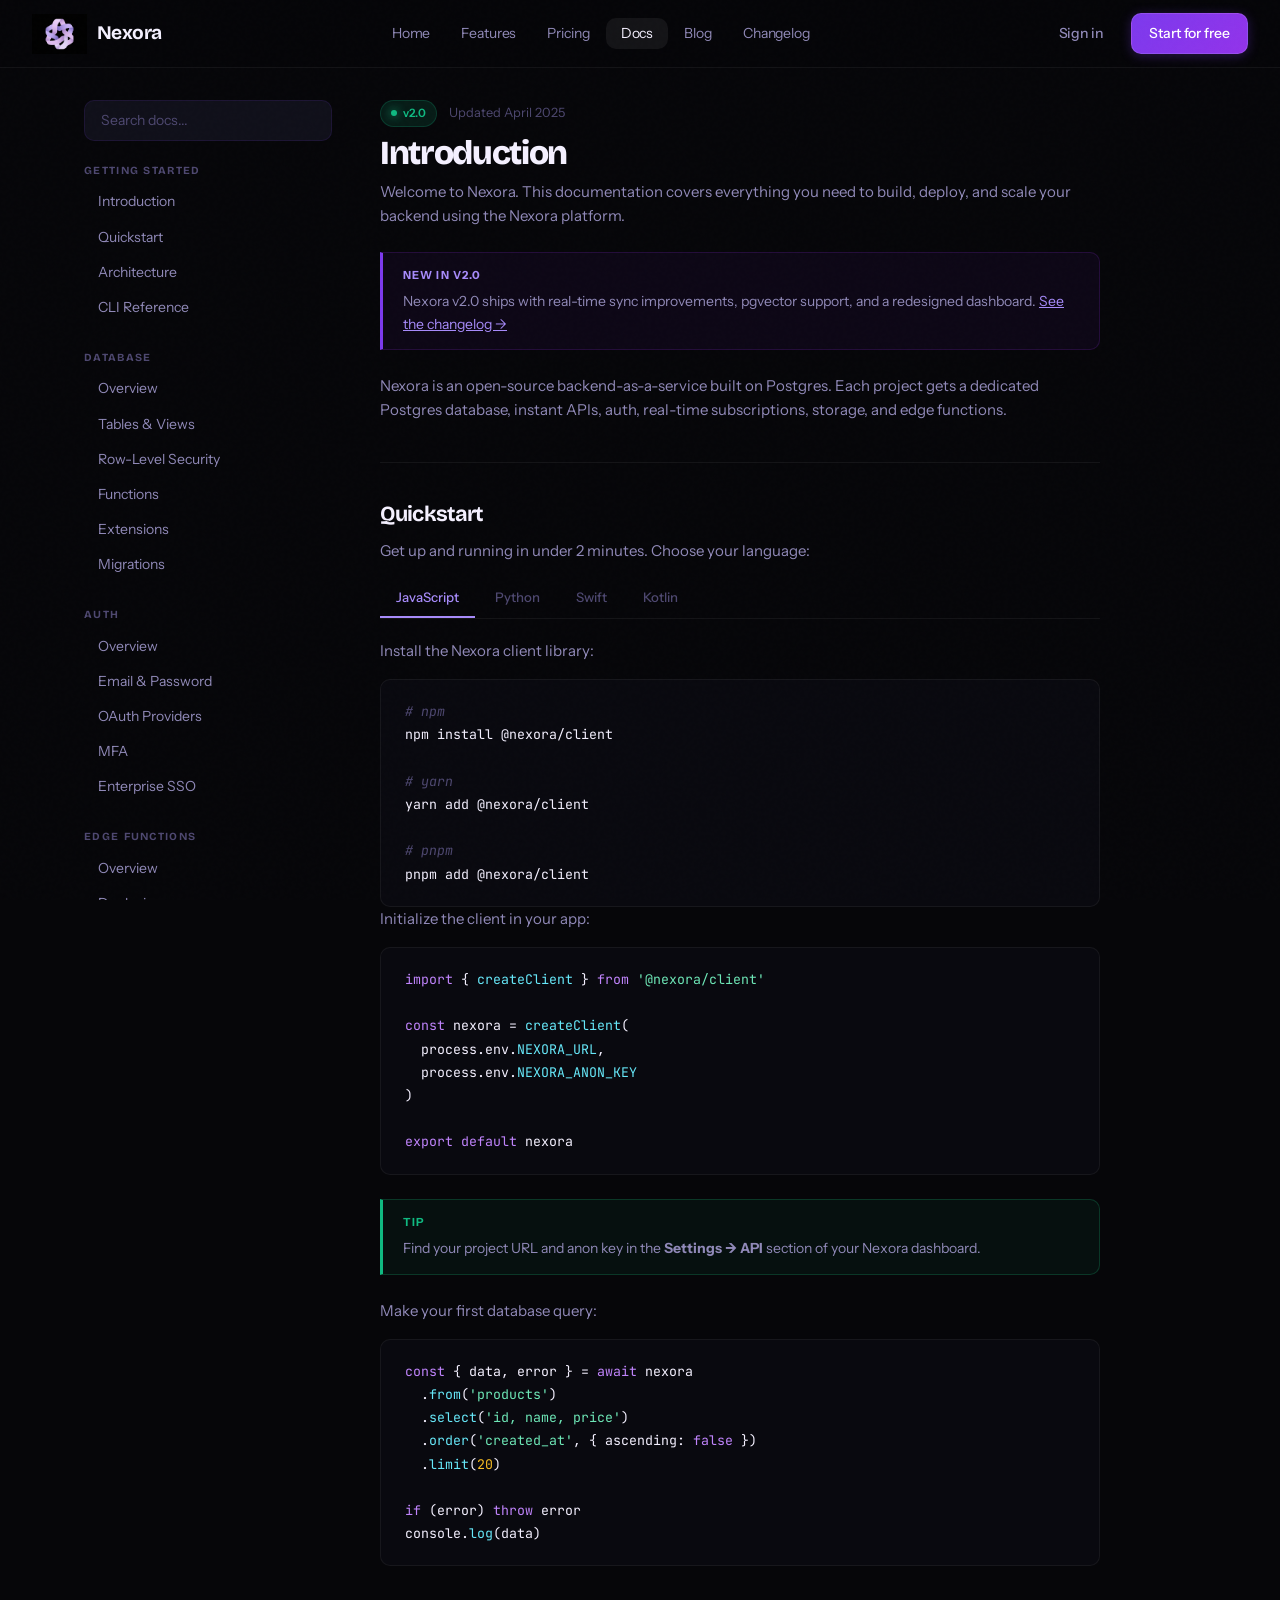
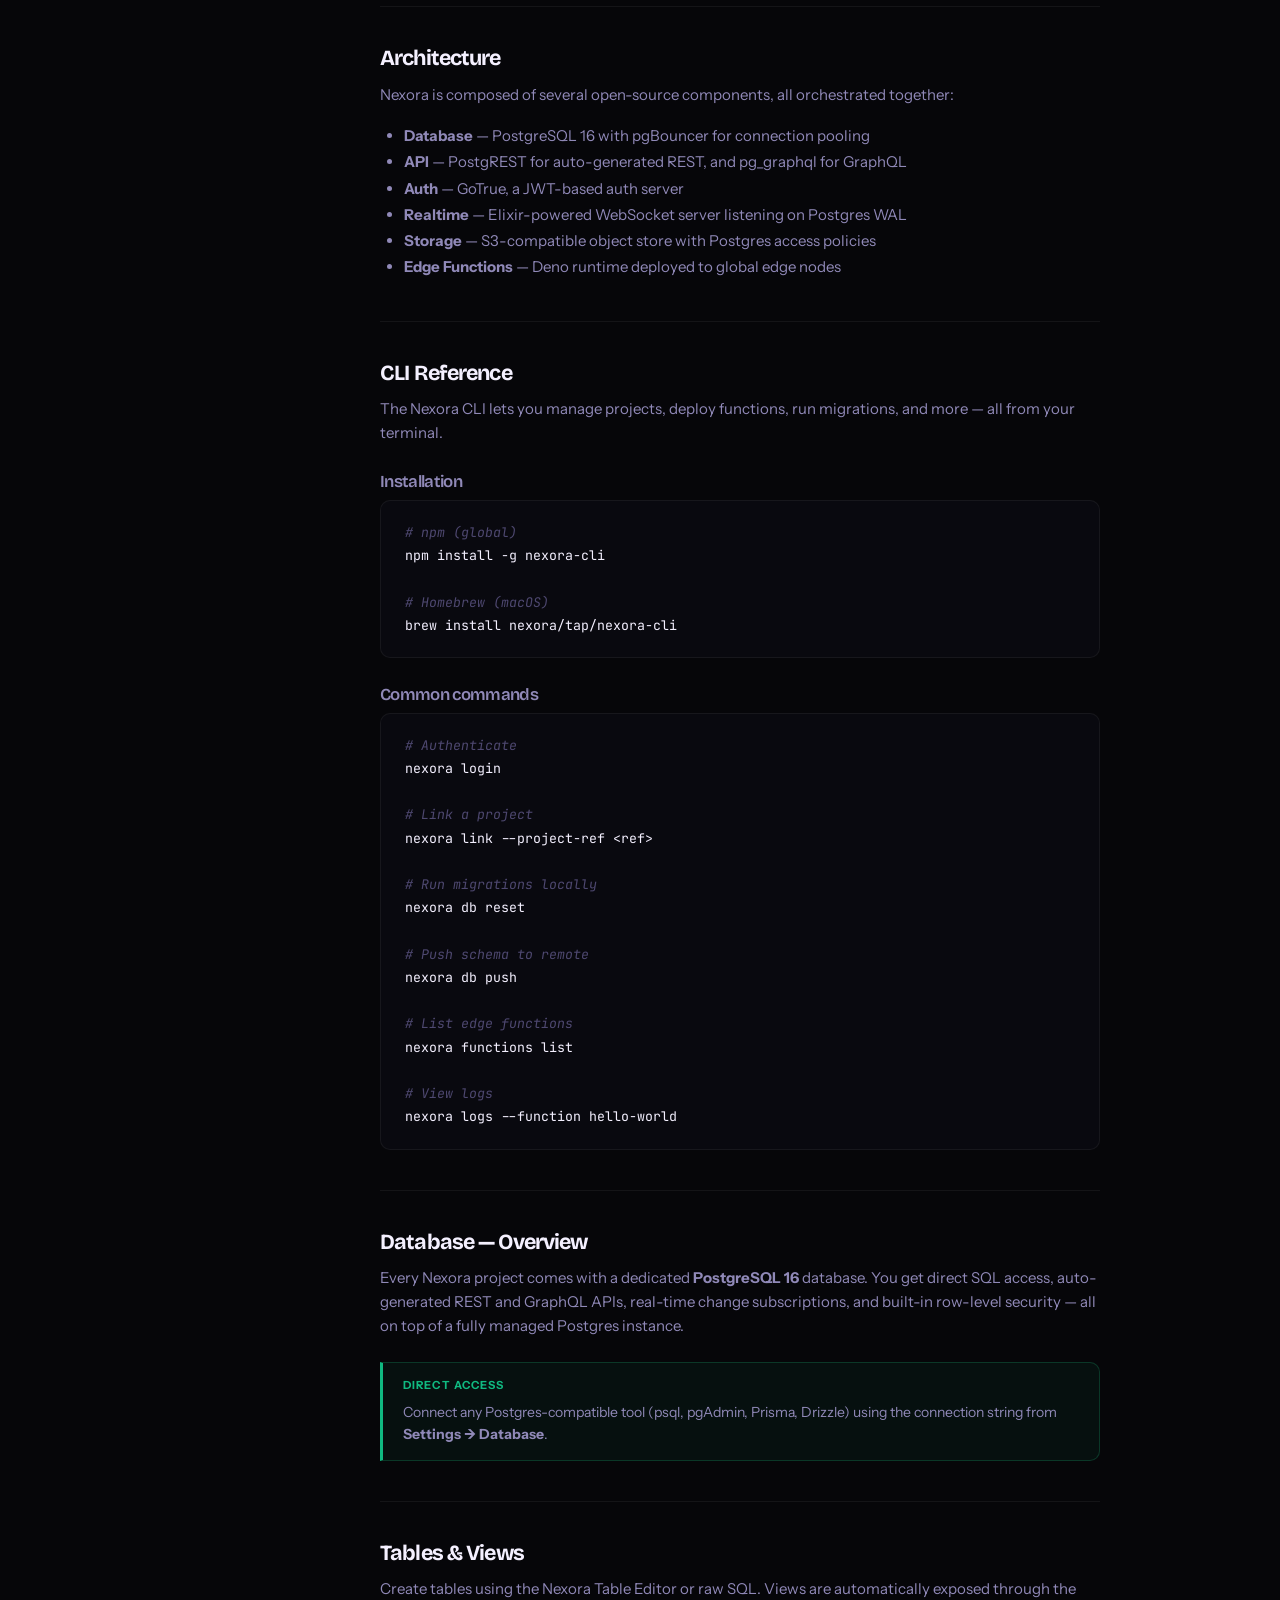
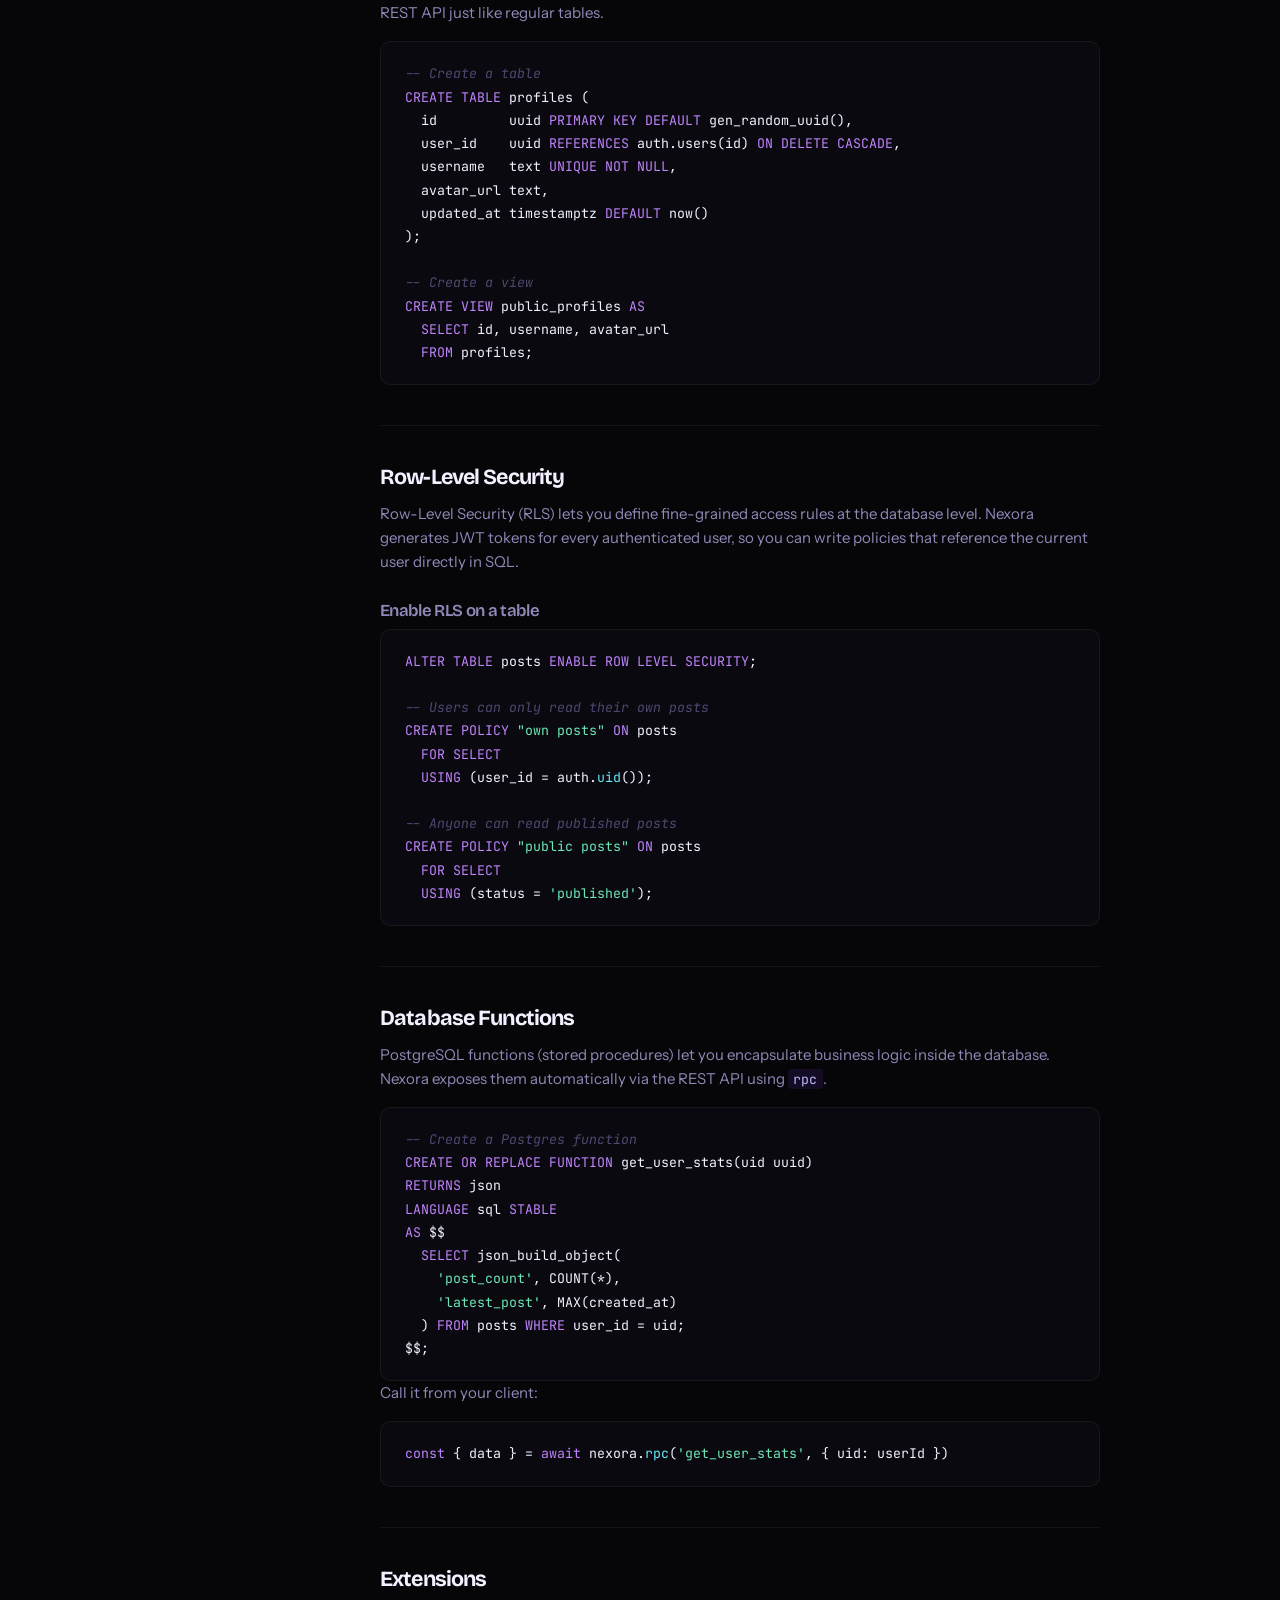
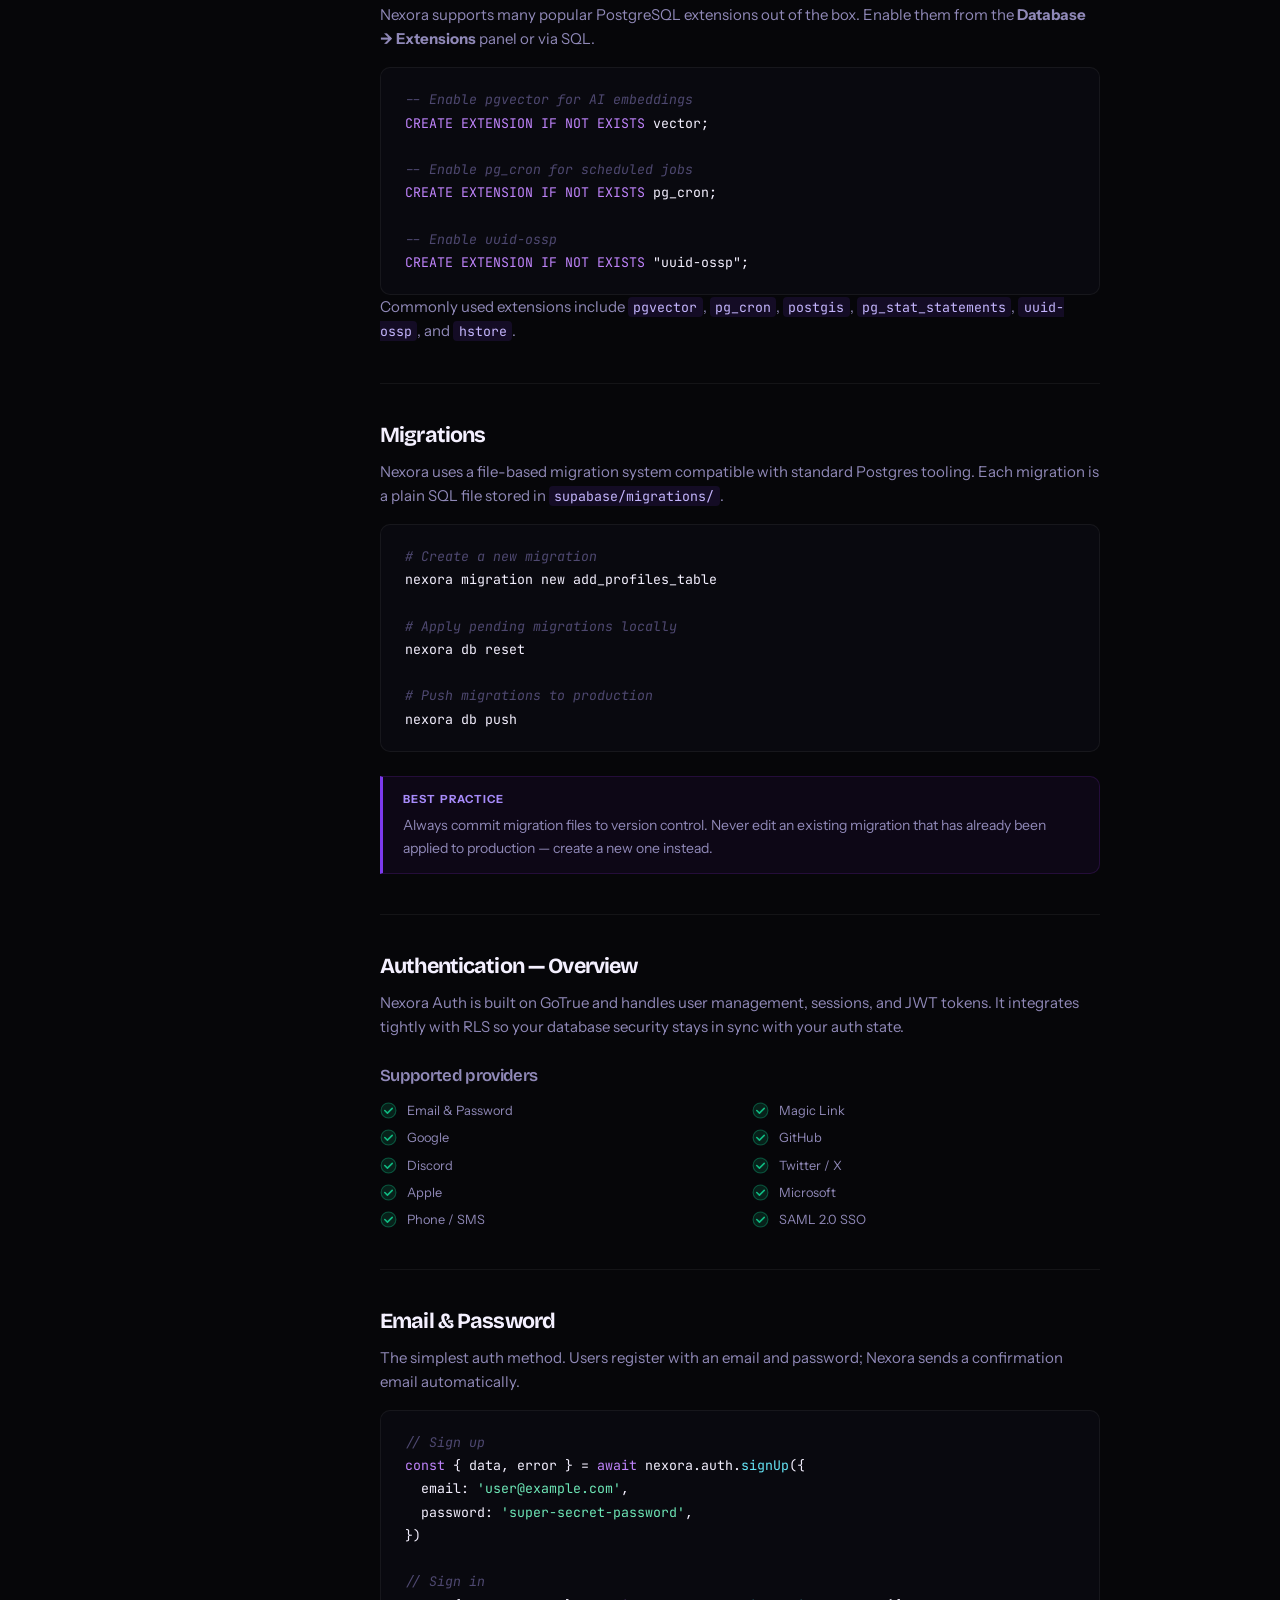
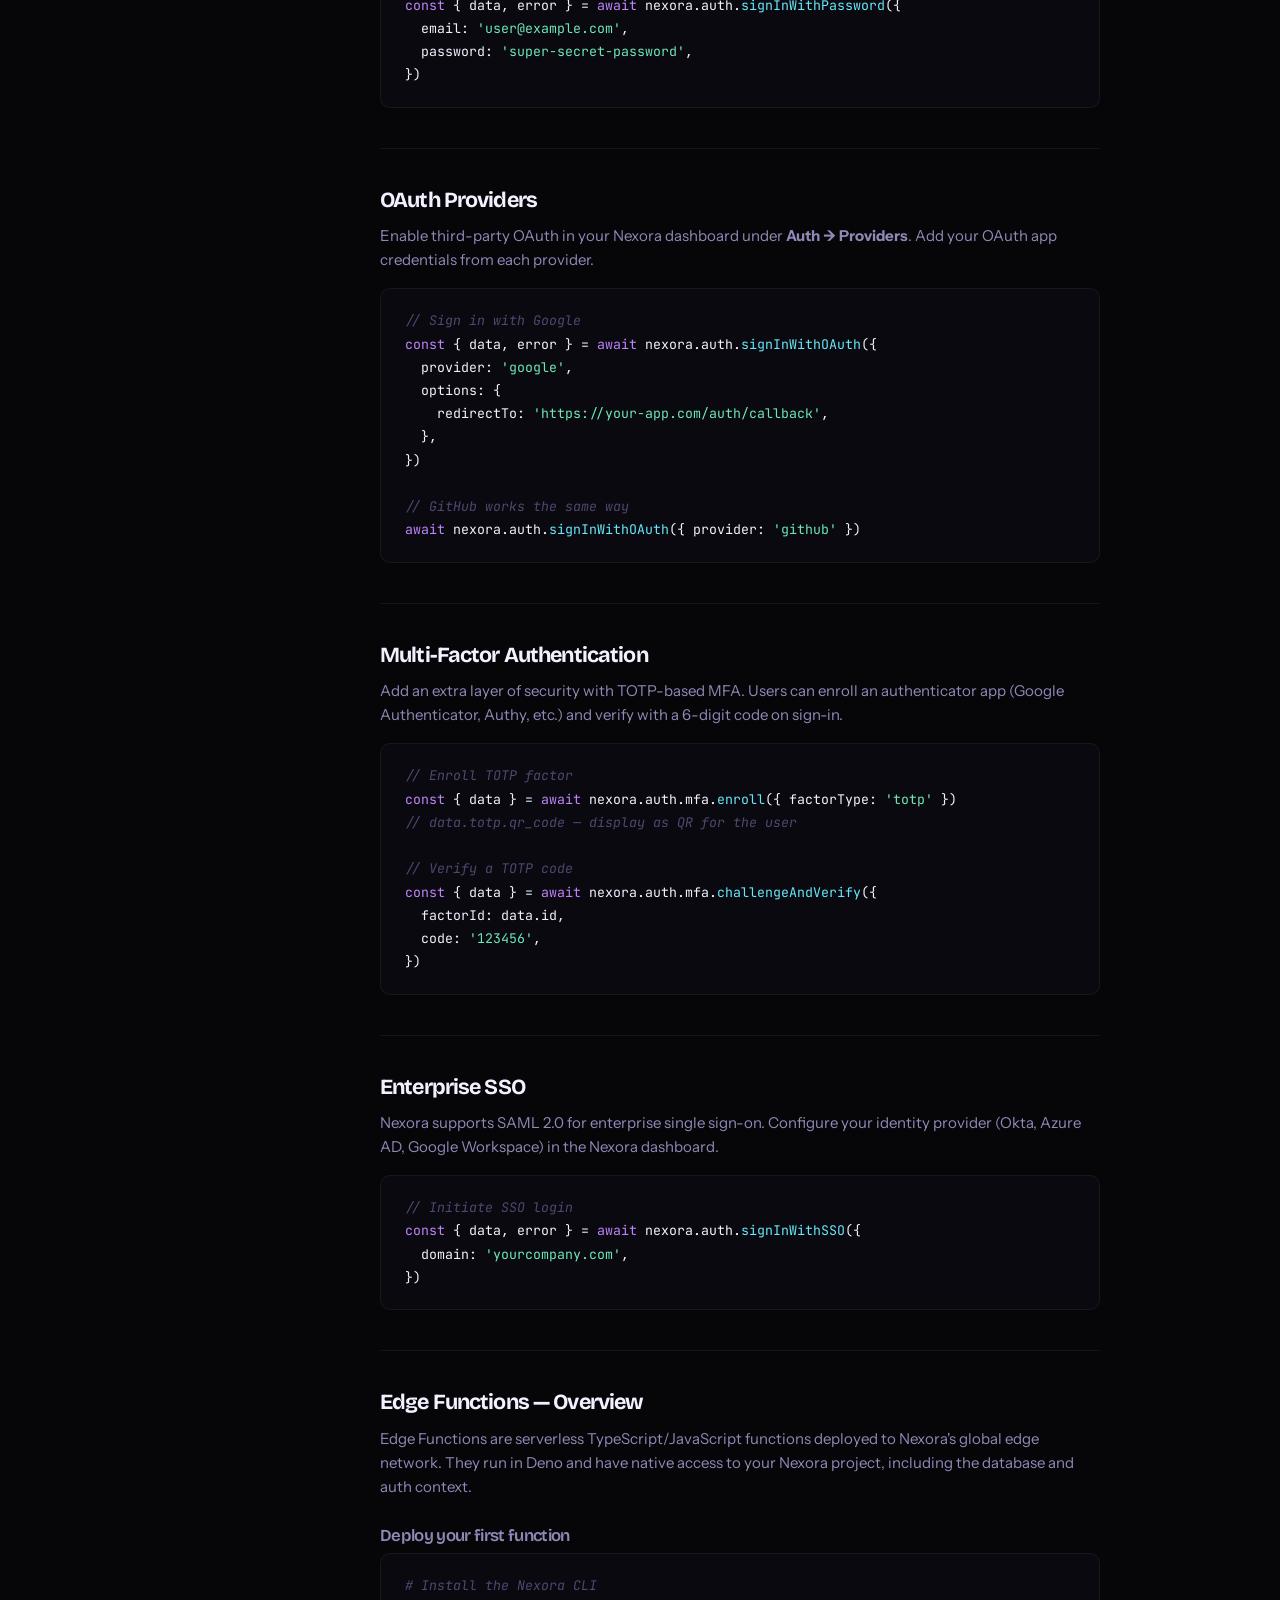
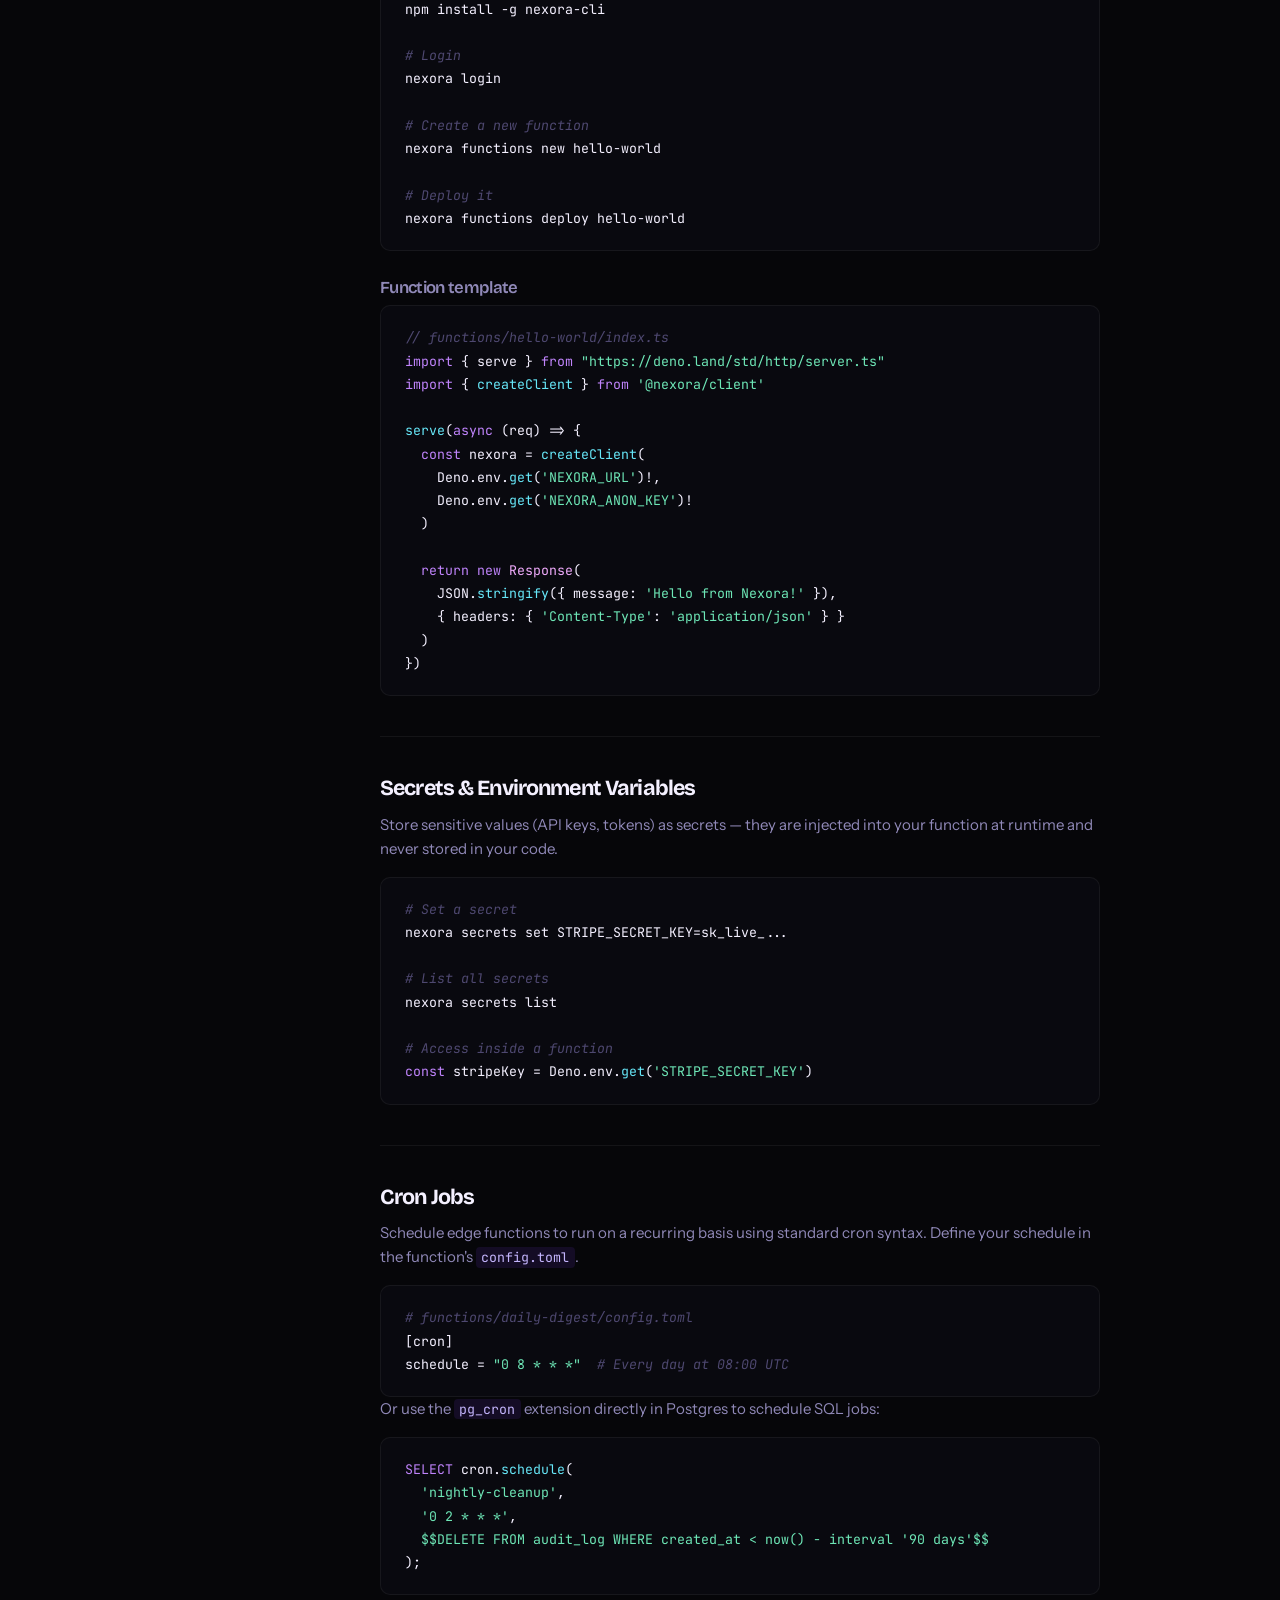
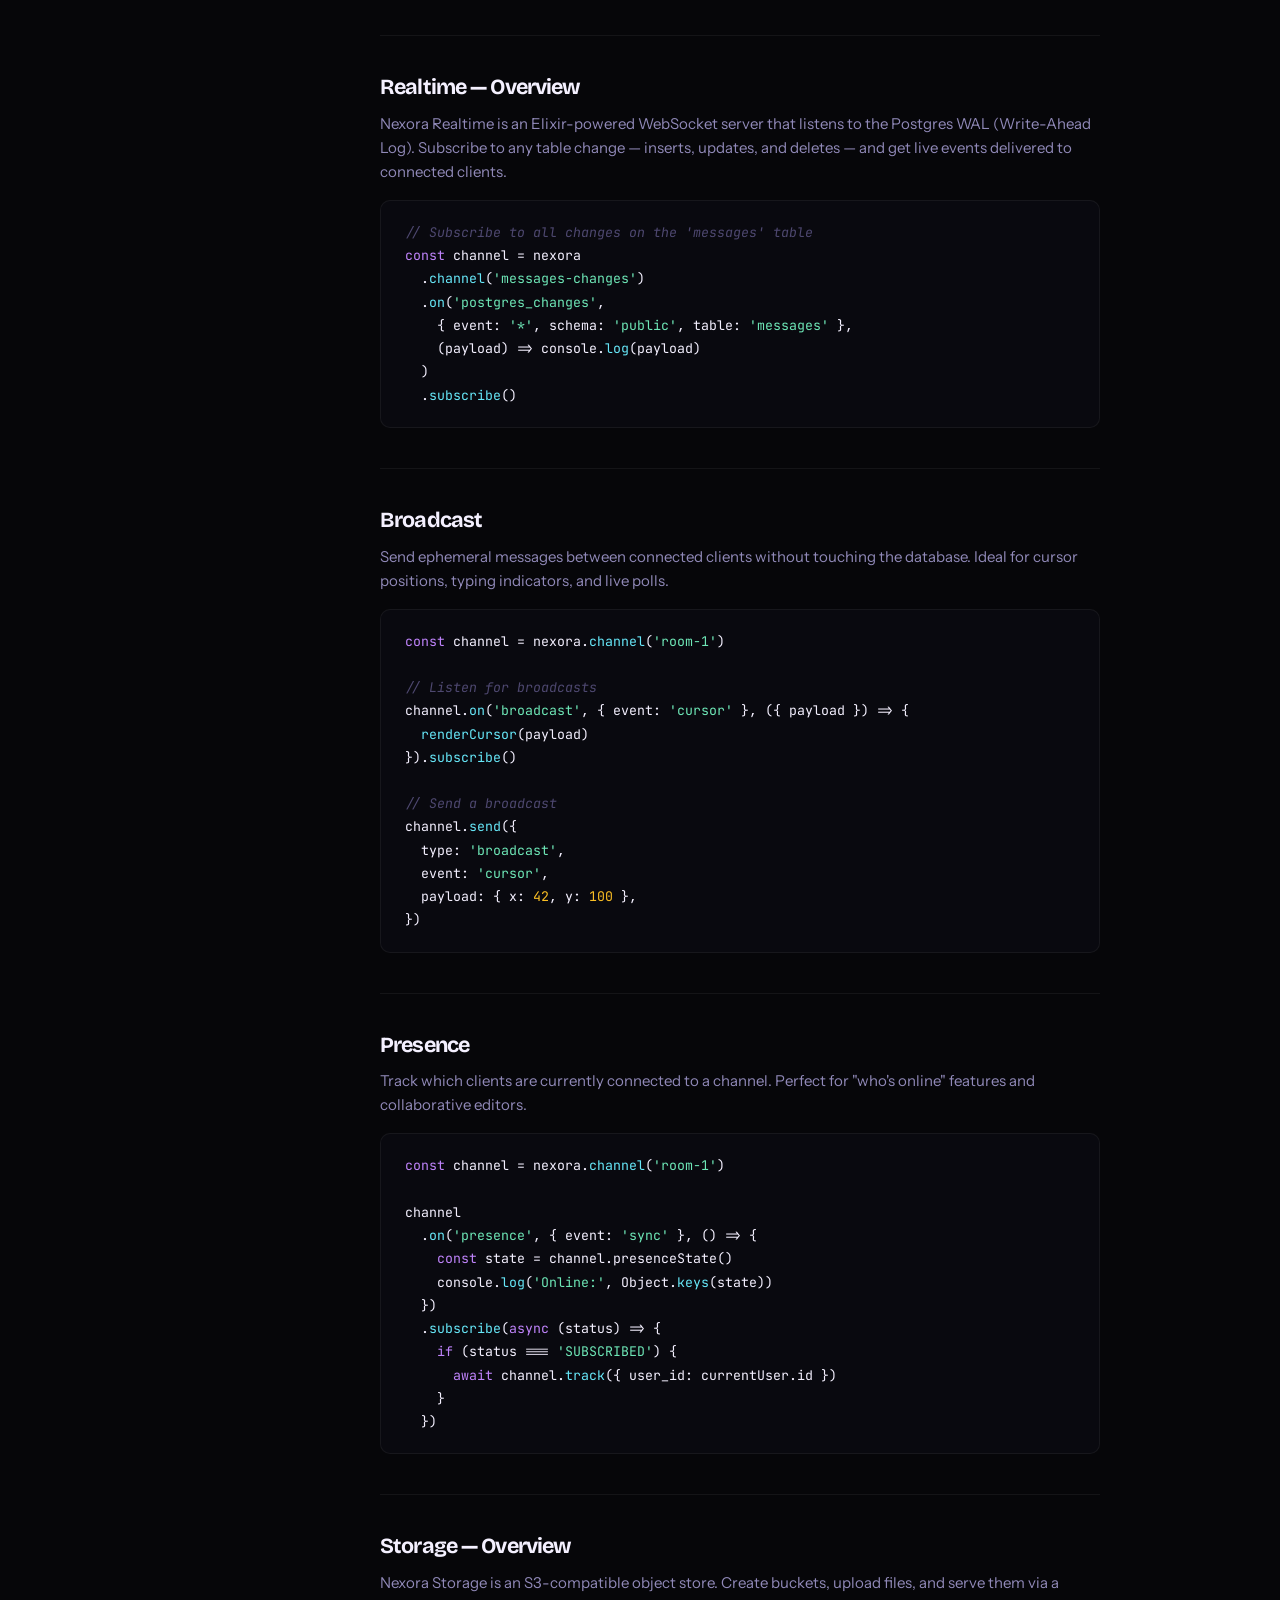
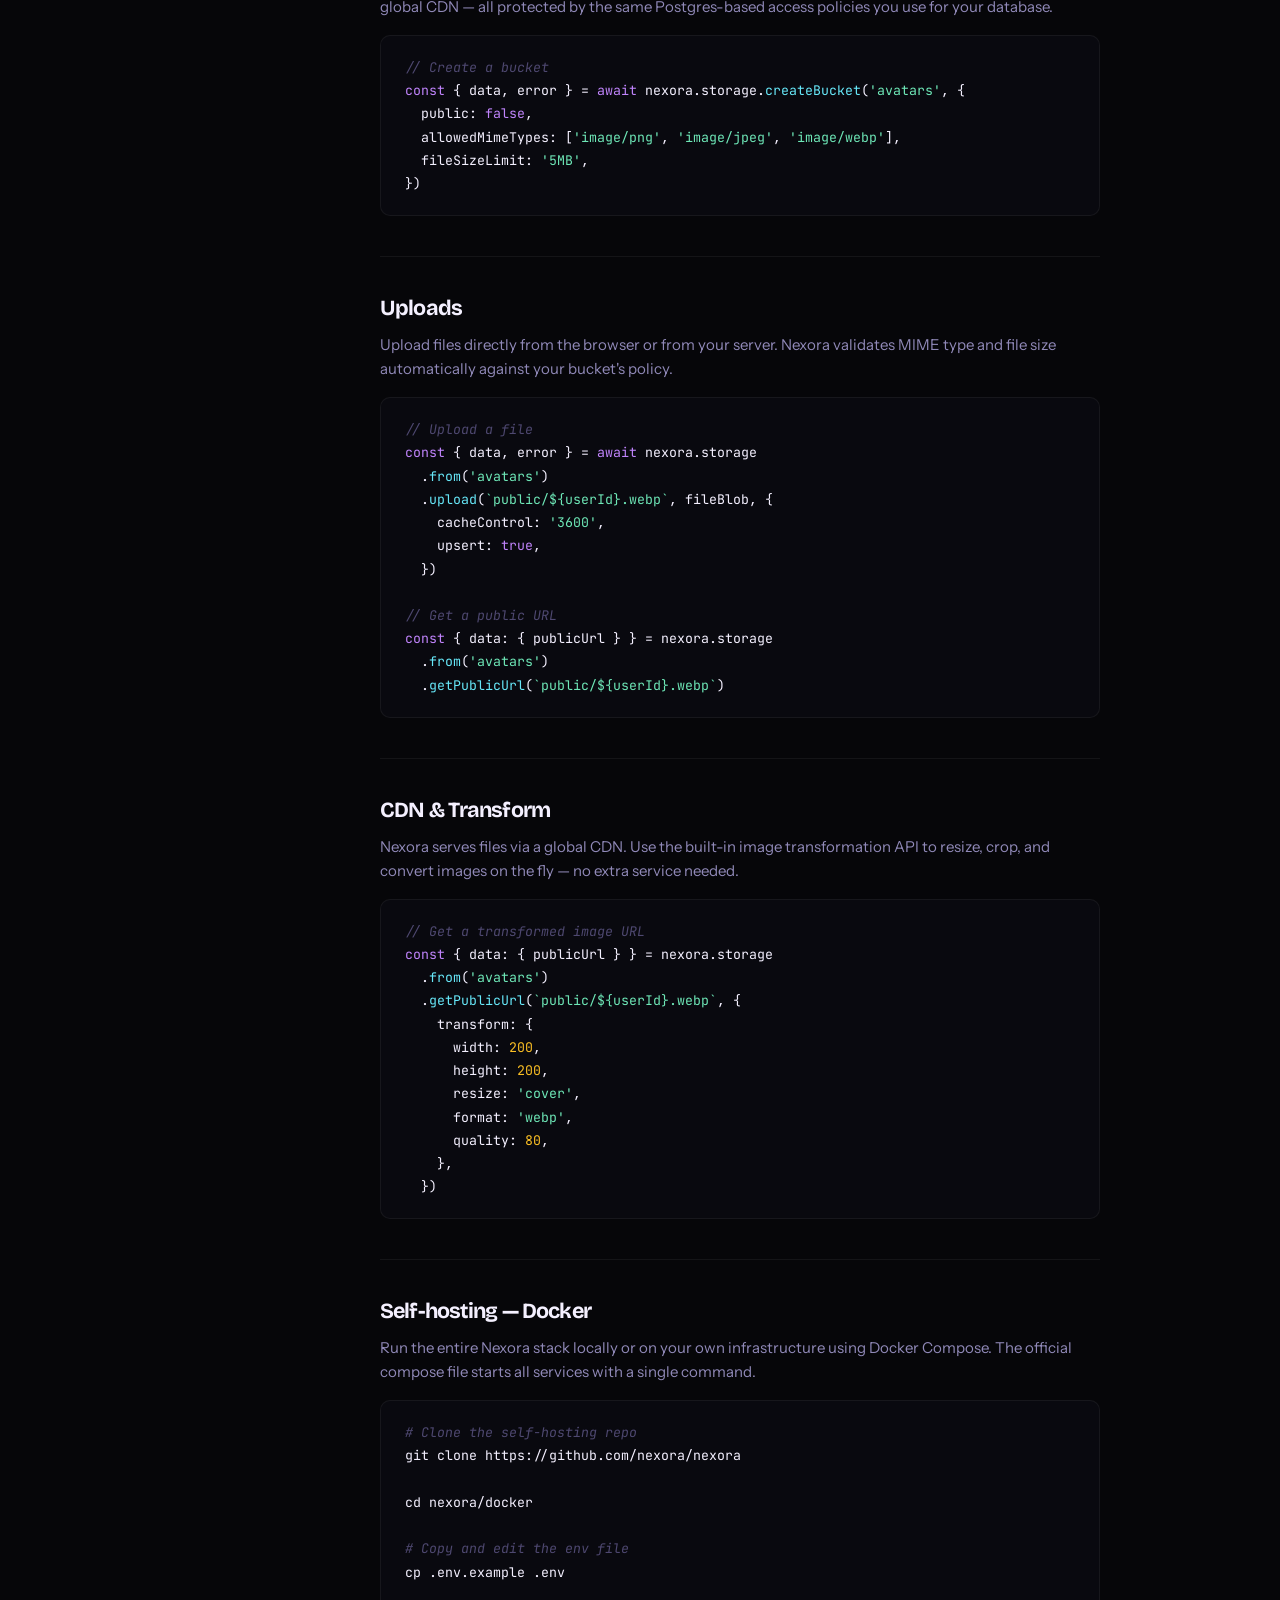
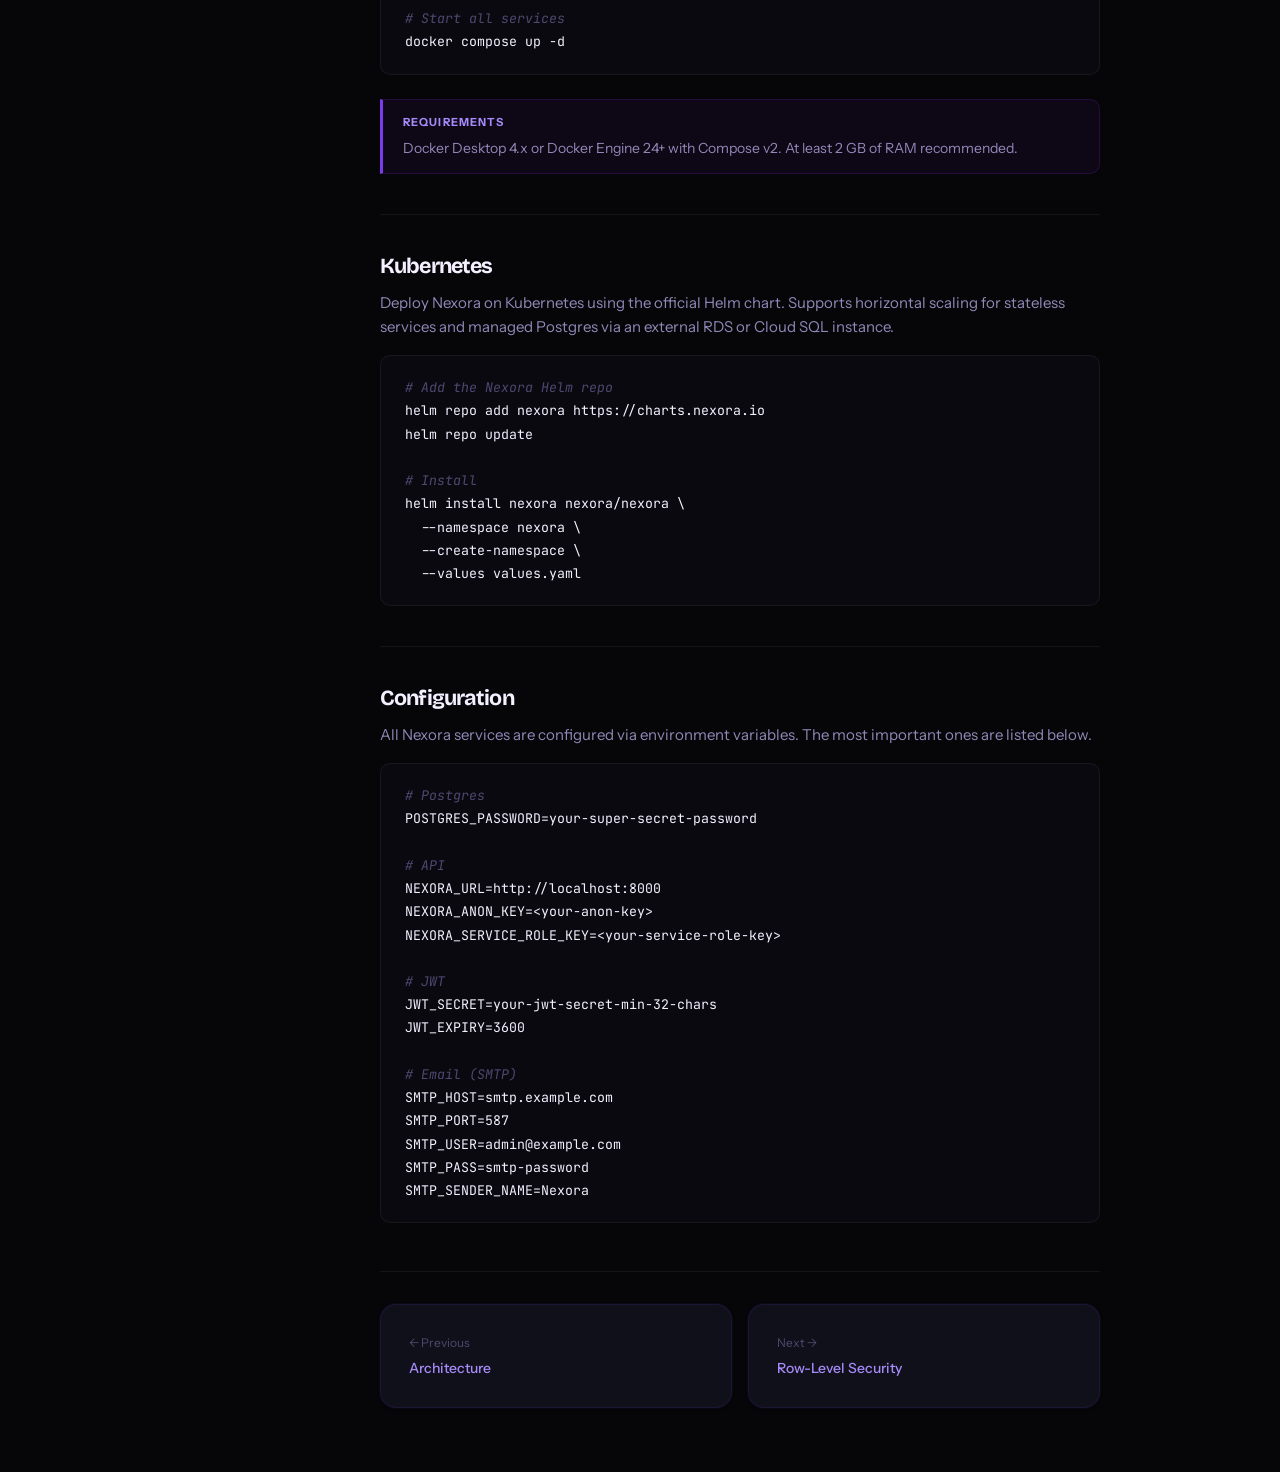
<file: docs.html>
<!doctype html>
<html lang="en">
  <head>
    <meta charset="UTF-8" />
    <meta name="viewport" content="width=device-width, initial-scale=1.0" />
    <title>Documentation — Nexora</title>
    <link rel="stylesheet" href="style.css" />
    <style>
      .docs-page {
        padding-top: var(--nav-height);
      }
      .docs-search {
        width: 100%;
        background: var(--bg-card);
        border: 1px solid var(--border);
        border-radius: var(--radius-md);
        padding: 0.65rem 1rem;
        color: var(--text-primary);
        font-family: var(--font-body);
        font-size: 0.875rem;
        outline: none;
        transition: border-color 0.2s;
      }
      .docs-search:focus {
        border-color: var(--accent);
      }
      .docs-search::placeholder {
        color: var(--text-muted);
      }

      .step-num {
        display: inline-flex;
        width: 28px;
        height: 28px;
        align-items: center;
        justify-content: center;
        background: rgba(142, 45, 226, 0.15);
        border: 1px solid rgba(142, 45, 226, 0.3);
        border-radius: 50%;
        font-family: var(--font-display);
        font-weight: 700;
        font-size: 0.8rem;
        color: var(--accent-light);
        flex-shrink: 0;
        margin-top: 2px;
      }

      .callout {
        background: rgba(142, 45, 226, 0.06);
        border: 1px solid rgba(142, 45, 226, 0.18);
        border-left: 3px solid var(--accent);
        border-radius: 0 var(--radius-md) var(--radius-md) 0;
        padding: 0.875rem 1.25rem;
        margin: 1.5rem 0;
      }
      .callout p {
        color: var(--text-secondary);
        font-size: 0.875rem;
        margin-bottom: 0;
      }
      .callout-label {
        font-size: 0.7rem;
        font-weight: 700;
        letter-spacing: 0.1em;
        text-transform: uppercase;
        color: var(--accent-light);
        margin-bottom: 0.35rem;
      }

      .callout-green {
        background: rgba(34, 214, 138, 0.05);
        border-color: rgba(34, 214, 138, 0.2);
        border-left-color: var(--green);
      }
      .callout-green .callout-label {
        color: var(--green);
      }

      .docs-tab-row {
        display: flex;
        gap: 0.25rem;
        border-bottom: 1px solid var(--border-subtle);
        margin-bottom: 0;
      }
      .docs-tab {
        padding: 0.5rem 1rem;
        font-size: 0.825rem;
        font-weight: 500;
        color: var(--text-muted);
        cursor: pointer;
        border-bottom: 2px solid transparent;
        transition: color 0.15s;
        user-select: none;
      }
      .docs-tab.active {
        color: var(--accent-light);
        border-bottom-color: var(--accent-light);
      }
      .docs-tab:hover:not(.active) {
        color: var(--text-secondary);
      }

      .tab-panel {
        display: none;
        margin-top: 1.25rem;
      }
      .tab-panel.active {
        display: block;
      }

      .search-results-header {
        display: flex;
        justify-content: space-between;
        align-items: center;
        margin-bottom: 2rem;
      }

      .quick-start-grid {
        display: grid;
        grid-template-columns: repeat(3, 1fr);
        gap: 1rem;
        margin: 2rem 0;
      }
      @media (max-width: 600px) {
        .quick-start-grid {
          grid-template-columns: 1fr;
        }
      }

      /* Search highlight */
      mark.search-hl {
        background: rgba(142, 45, 226, 0.28);
        color: inherit;
        border-radius: 2px;
        padding: 0 2px;
      }

      /* Sidebar search: hidden items */
      .docs-sidebar-section[data-hidden="true"] {
        display: none;
      }
      .docs-sidebar-section li[data-hidden="true"] {
        display: none;
      }

      /* No results message */
      #search-no-results {
        display: none;
        font-size: 0.8rem;
        color: var(--text-muted);
        margin-top: 1rem;
        text-align: center;
      }

      /* Active sidebar link */
      .docs-sidebar-section li a.active {
        color: var(--accent-light);
        font-weight: 600;
      }

      html {
        scroll-behavior: smooth;
      }

      .docs-sidebar {
        position: sticky;
        top: var(--nav-height, 64px);
        height: calc(100vh - var(--nav-height, 64px));
        overflow-y: auto;
      }
    </style>
  </head>
  <body class="docs-page">
    <!-- Nav -->
    <nav>
      <a href="index.html" class="nav-logo">
        <img src="./logo.png" alt="" width="55" height="40" />
        <span class="nav-logo-text">Nexora</span>
      </a>
      <ul class="nav-links">
        <li><a href="index.html">Home</a></li>
        <li><a href="features.html">Features</a></li>
        <li><a href="pricing.html">Pricing</a></li>
        <li><a href="docs.html" class="active">Docs</a></li>
        <li><a href="blog.html">Blog</a></li>
        <li><a href="changelog.html">Changelog</a></li>
      </ul>
      <div class="nav-actions">
        <a href="login.html" class="btn btn-ghost">Sign in</a>
        <a href="dashboard.html" class="btn btn-primary">Start for free</a>
      </div>
    </nav>

    <!-- Docs Layout -->
    <div class="container" style="margin-top: 0">
      <div class="docs-layout">
        <!-- Sidebar -->
        <aside class="docs-sidebar">
          <input
            class="docs-search"
            id="docsSearchInput"
            type="text"
            placeholder="Search docs..."
            autocomplete="off"
          />
          <div id="search-no-results">No results found.</div>

          <div style="margin-top: 1.5rem" id="sidebarNav">
            <div class="docs-sidebar-section" data-section="Getting Started">
              <h5>Getting Started</h5>
              <ul>
                <li data-label="Introduction">
                  <a href="#intro">Introduction</a>
                </li>
                <li data-label="Quickstart">
                  <a href="#quickstart">Quickstart</a>
                </li>
                <li data-label="Architecture">
                  <a href="#architecture">Architecture</a>
                </li>
                <li data-label="CLI Reference">
                  <a href="#cli">CLI Reference</a>
                </li>
              </ul>
            </div>
            <div class="docs-sidebar-section" data-section="Database">
              <h5>Database</h5>
              <ul>
                <li data-label="Database Overview">
                  <a href="#db-intro">Overview</a>
                </li>
                <li data-label="Tables Views">
                  <a href="#db-tables">Tables &amp; Views</a>
                </li>
                <li data-label="Row-Level Security RLS">
                  <a href="#db-rls">Row-Level Security</a>
                </li>
                <li data-label="Functions">
                  <a href="#db-functions">Functions</a>
                </li>
                <li data-label="Extensions">
                  <a href="#db-extensions">Extensions</a>
                </li>
                <li data-label="Migrations">
                  <a href="#db-migrations">Migrations</a>
                </li>
              </ul>
            </div>
            <div class="docs-sidebar-section" data-section="Auth">
              <h5>Auth</h5>
              <ul>
                <li data-label="Auth Overview Authentication">
                  <a href="#auth-intro">Overview</a>
                </li>
                <li data-label="Email Password">
                  <a href="#auth-email">Email &amp; Password</a>
                </li>
                <li data-label="OAuth Providers">
                  <a href="#auth-oauth">OAuth Providers</a>
                </li>
                <li data-label="MFA Multi-Factor Authentication">
                  <a href="#auth-mfa">MFA</a>
                </li>
                <li data-label="Enterprise SSO SAML">
                  <a href="#auth-sso">Enterprise SSO</a>
                </li>
              </ul>
            </div>
            <div class="docs-sidebar-section" data-section="Edge Functions">
              <h5>Edge Functions</h5>
              <ul>
                <li data-label="Edge Functions Overview">
                  <a href="#fn-intro">Overview</a>
                </li>
                <li data-label="Deploying Functions">
                  <a href="#fn-deploy">Deploying</a>
                </li>
                <li data-label="Secrets Environment Variables">
                  <a href="#fn-secrets">Secrets &amp; Env</a>
                </li>
                <li data-label="Cron Jobs Scheduled">
                  <a href="#fn-cron">Cron Jobs</a>
                </li>
              </ul>
            </div>
            <div class="docs-sidebar-section" data-section="Realtime">
              <h5>Realtime</h5>
              <ul>
                <li data-label="Realtime Overview">
                  <a href="#rt-intro">Overview</a>
                </li>
                <li data-label="Broadcast">
                  <a href="#rt-broadcast">Broadcast</a>
                </li>
                <li data-label="Presence">
                  <a href="#rt-presence">Presence</a>
                </li>
              </ul>
            </div>
            <div class="docs-sidebar-section" data-section="Storage">
              <h5>Storage</h5>
              <ul>
                <li data-label="Storage Overview">
                  <a href="#storage-intro">Overview</a>
                </li>
                <li data-label="Uploads Files">
                  <a href="#storage-upload">Uploads</a>
                </li>
                <li data-label="CDN Transform Images">
                  <a href="#storage-cdn">CDN &amp; Transform</a>
                </li>
              </ul>
            </div>
            <div class="docs-sidebar-section" data-section="Self-hosting">
              <h5>Self-hosting</h5>
              <ul>
                <li data-label="Docker Self-hosting">
                  <a href="#self-docker">Docker</a>
                </li>
                <li data-label="Kubernetes K8s">
                  <a href="#self-k8s">Kubernetes</a>
                </li>
                <li data-label="Configuration Config">
                  <a href="#self-config">Configuration</a>
                </li>
              </ul>
            </div>
          </div>
        </aside>

        <!-- Content -->
        <main class="docs-content" id="docsMain">
          <div
            style="
              display: flex;
              align-items: center;
              gap: 0.75rem;
              margin-bottom: 0.5rem;
            "
          >
            <span class="badge badge-green"
              ><span class="glow-dot" style="width: 6px; height: 6px"></span>
              v2.0</span
            >
            <span style="font-size: 0.8rem; color: var(--text-muted)"
              >Updated April 2025</span
            >
          </div>

          <!-- ═══════════════════════════════════════════════════════════
           GETTING STARTED
      ═══════════════════════════════════════════════════════════ -->
          <h1 id="intro">Introduction</h1>
          <p>
            Welcome to Nexora. This documentation covers everything you need to
            build, deploy, and scale your backend using the Nexora platform.
          </p>

          <div class="callout">
            <div class="callout-label">New in v2.0</div>
            <p>
              Nexora v2.0 ships with real-time sync improvements, pgvector
              support, and a redesigned dashboard.
              <a href="changelog.html" style="color: var(--accent-light)"
                >See the changelog →</a
              >
            </p>
          </div>

          <p>
            Nexora is an open-source backend-as-a-service built on Postgres.
            Each project gets a dedicated Postgres database, instant APIs, auth,
            real-time subscriptions, storage, and edge functions.
          </p>

          <!-- Quickstart -->
          <h2 id="quickstart">Quickstart</h2>
          <p>Get up and running in under 2 minutes. Choose your language:</p>

          <div class="docs-tab-row" data-tab-group="quickstart">
            <div class="docs-tab active" data-tab="js">JavaScript</div>
            <div class="docs-tab" data-tab="python">Python</div>
            <div class="docs-tab" data-tab="swift">Swift</div>
            <div class="docs-tab" data-tab="kotlin">Kotlin</div>
          </div>

          <!-- JS panel -->
          <div
            class="tab-panel active"
            data-tab-group="quickstart"
            data-panel="js"
          >
            <p>Install the Nexora client library:</p>
            <pre><code><span class="code-comment"># npm</span>
npm install @nexora/client

<span class="code-comment"># yarn</span>
yarn add @nexora/client

<span class="code-comment"># pnpm</span>
pnpm add @nexora/client</code></pre>

            <p>Initialize the client in your app:</p>
            <pre><code><span class="code-keyword">import</span> { <span class="code-fn">createClient</span> } <span class="code-keyword">from</span> <span class="code-string">'@nexora/client'</span>

<span class="code-keyword">const</span> nexora = <span class="code-fn">createClient</span>(
  process.env.<span class="code-fn">NEXORA_URL</span>,
  process.env.<span class="code-fn">NEXORA_ANON_KEY</span>
)

<span class="code-keyword">export default</span> nexora</code></pre>

            <div class="callout callout-green">
              <div class="callout-label">Tip</div>
              <p>
                Find your project URL and anon key in the
                <strong>Settings → API</strong> section of your Nexora
                dashboard.
              </p>
            </div>

            <p>Make your first database query:</p>
            <pre><code><span class="code-keyword">const</span> { data, error } = <span class="code-keyword">await</span> nexora
  .<span class="code-fn">from</span>(<span class="code-string">'products'</span>)
  .<span class="code-fn">select</span>(<span class="code-string">'id, name, price'</span>)
  .<span class="code-fn">order</span>(<span class="code-string">'created_at'</span>, { ascending: <span class="code-keyword">false</span> })
  .<span class="code-fn">limit</span>(<span class="code-num">20</span>)

<span class="code-keyword">if</span> (error) <span class="code-keyword">throw</span> error
console.<span class="code-fn">log</span>(data)</code></pre>
          </div>

          <!-- Python panel -->
          <div
            class="tab-panel"
            data-tab-group="quickstart"
            data-panel="python"
          >
            <p>Install the Nexora Python client:</p>
            <pre><code><span class="code-comment"># pip</span>
pip install nexora-py

<span class="code-comment"># poetry</span>
poetry add nexora-py</code></pre>

            <p>Initialize the client:</p>
            <pre><code><span class="code-keyword">from</span> nexora <span class="code-keyword">import</span> create_client
<span class="code-keyword">import</span> os

nexora = create_client(
    os.environ[<span class="code-string">"NEXORA_URL"</span>],
    os.environ[<span class="code-string">"NEXORA_ANON_KEY"</span>]
)</code></pre>

            <p>Make your first query:</p>
            <pre><code>response = nexora.table(<span class="code-string">"products"</span>) \
    .select(<span class="code-string">"id, name, price"</span>) \
    .order(<span class="code-string">"created_at"</span>, desc=<span class="code-keyword">True</span>) \
    .limit(<span class="code-num">20</span>) \
    .execute()

print(response.data)</code></pre>
          </div>

          <!-- Swift panel -->
          <div class="tab-panel" data-tab-group="quickstart" data-panel="swift">
            <p>Add the Nexora Swift package via SPM:</p>
            <pre><code><span class="code-comment">// Package.swift</span>
.package(url: <span class="code-string">"https://github.com/nexora/nexora-swift"</span>, from: <span class="code-string">"2.0.0"</span>)</code></pre>

            <p>Initialize the client:</p>
            <pre><code><span class="code-keyword">import</span> Nexora

<span class="code-keyword">let</span> nexora = NexoraClient(
    nexoraURL: URL(string: <span class="code-string">"https://your-project.nexora.io"</span>)!,
    nexoraKey: <span class="code-string">"your-anon-key"</span>
)</code></pre>

            <p>Query the database:</p>
            <pre><code><span class="code-keyword">let</span> response = <span class="code-keyword">try await</span> nexora.database
    .from(<span class="code-string">"products"</span>)
    .select(<span class="code-string">"id, name, price"</span>)
    .order(<span class="code-string">"created_at"</span>, ascending: <span class="code-keyword">false</span>)
    .limit(<span class="code-num">20</span>)
    .execute()

print(response.value)</code></pre>
          </div>

          <!-- Kotlin panel -->
          <div
            class="tab-panel"
            data-tab-group="quickstart"
            data-panel="kotlin"
          >
            <p>Add the Nexora Kotlin dependency:</p>
            <pre><code><span class="code-comment">// build.gradle.kts</span>
implementation(<span class="code-string">"io.nexora:nexora-kt:2.0.0"</span>)</code></pre>

            <p>Initialize the client:</p>
            <pre><code><span class="code-keyword">val</span> nexora = createNexoraClient(
    nexoraUrl = <span class="code-string">"https://your-project.nexora.io"</span>,
    nexoraKey = <span class="code-string">"your-anon-key"</span>
)</code></pre>

            <p>Query the database:</p>
            <pre><code><span class="code-keyword">val</span> result = nexora
    .from(<span class="code-string">"products"</span>)
    .select(<span class="code-string">"id, name, price"</span>)
    .order(<span class="code-string">"created_at"</span>, ascending = <span class="code-keyword">false</span>)
    .limit(<span class="code-num">20</span>)
    .execute()

println(result.data)</code></pre>
          </div>

          <!-- Architecture -->
          <h2 id="architecture">Architecture</h2>
          <p>
            Nexora is composed of several open-source components, all
            orchestrated together:
          </p>
          <ul>
            <li>
              <strong>Database</strong> — PostgreSQL 16 with pgBouncer for
              connection pooling
            </li>
            <li>
              <strong>API</strong> — PostgREST for auto-generated REST, and
              pg_graphql for GraphQL
            </li>
            <li><strong>Auth</strong> — GoTrue, a JWT-based auth server</li>
            <li>
              <strong>Realtime</strong> — Elixir-powered WebSocket server
              listening on Postgres WAL
            </li>
            <li>
              <strong>Storage</strong> — S3-compatible object store with
              Postgres access policies
            </li>
            <li>
              <strong>Edge Functions</strong> — Deno runtime deployed to global
              edge nodes
            </li>
          </ul>

          <!-- CLI Reference -->
          <h2 id="cli">CLI Reference</h2>
          <p>
            The Nexora CLI lets you manage projects, deploy functions, run
            migrations, and more — all from your terminal.
          </p>

          <h3>Installation</h3>
          <pre><code><span class="code-comment"># npm (global)</span>
npm install -g nexora-cli

<span class="code-comment"># Homebrew (macOS)</span>
brew install nexora/tap/nexora-cli</code></pre>

          <h3>Common commands</h3>
          <pre><code><span class="code-comment"># Authenticate</span>
nexora login

<span class="code-comment"># Link a project</span>
nexora link --project-ref &lt;ref&gt;

<span class="code-comment"># Run migrations locally</span>
nexora db reset

<span class="code-comment"># Push schema to remote</span>
nexora db push

<span class="code-comment"># List edge functions</span>
nexora functions list

<span class="code-comment"># View logs</span>
nexora logs --function hello-world</code></pre>

          <!-- ═══════════════════════════════════════════════════════════
           DATABASE
      ═══════════════════════════════════════════════════════════ -->
          <h2 id="db-intro">Database — Overview</h2>
          <p>
            Every Nexora project comes with a dedicated
            <strong>PostgreSQL 16</strong> database. You get direct SQL access,
            auto-generated REST and GraphQL APIs, real-time change
            subscriptions, and built-in row-level security — all on top of a
            fully managed Postgres instance.
          </p>

          <div class="callout callout-green">
            <div class="callout-label">Direct access</div>
            <p>
              Connect any Postgres-compatible tool (psql, pgAdmin, Prisma,
              Drizzle) using the connection string from
              <strong>Settings → Database</strong>.
            </p>
          </div>

          <!-- Tables & Views -->
          <h2 id="db-tables">Tables &amp; Views</h2>
          <p>
            Create tables using the Nexora Table Editor or raw SQL. Views are
            automatically exposed through the REST API just like regular tables.
          </p>

          <pre><code><span class="code-comment">-- Create a table</span>
<span class="code-keyword">CREATE TABLE</span> profiles (
  id         uuid <span class="code-keyword">PRIMARY KEY DEFAULT</span> gen_random_uuid(),
  user_id    uuid <span class="code-keyword">REFERENCES</span> auth.users(id) <span class="code-keyword">ON DELETE CASCADE</span>,
  username   text <span class="code-keyword">UNIQUE NOT NULL</span>,
  avatar_url text,
  updated_at timestamptz <span class="code-keyword">DEFAULT</span> now()
);

<span class="code-comment">-- Create a view</span>
<span class="code-keyword">CREATE VIEW</span> public_profiles <span class="code-keyword">AS</span>
  <span class="code-keyword">SELECT</span> id, username, avatar_url
  <span class="code-keyword">FROM</span> profiles;</code></pre>

          <!-- Row-Level Security -->
          <h2 id="db-rls">Row-Level Security</h2>
          <p>
            Row-Level Security (RLS) lets you define fine-grained access rules
            at the database level. Nexora generates JWT tokens for every
            authenticated user, so you can write policies that reference the
            current user directly in SQL.
          </p>

          <h3>Enable RLS on a table</h3>
          <pre><code><span class="code-keyword">ALTER TABLE</span> posts <span class="code-keyword">ENABLE ROW LEVEL SECURITY</span>;

<span class="code-comment">-- Users can only read their own posts</span>
<span class="code-keyword">CREATE POLICY</span> <span class="code-string">"own posts"</span> <span class="code-keyword">ON</span> posts
  <span class="code-keyword">FOR SELECT</span>
  <span class="code-keyword">USING</span> (user_id = auth.<span class="code-fn">uid</span>());

<span class="code-comment">-- Anyone can read published posts</span>
<span class="code-keyword">CREATE POLICY</span> <span class="code-string">"public posts"</span> <span class="code-keyword">ON</span> posts
  <span class="code-keyword">FOR SELECT</span>
  <span class="code-keyword">USING</span> (status = <span class="code-string">'published'</span>);</code></pre>

          <!-- Functions -->
          <h2 id="db-functions">Database Functions</h2>
          <p>
            PostgreSQL functions (stored procedures) let you encapsulate
            business logic inside the database. Nexora exposes them
            automatically via the REST API using <code>rpc</code>.
          </p>

          <pre><code><span class="code-comment">-- Create a Postgres function</span>
<span class="code-keyword">CREATE OR REPLACE FUNCTION</span> get_user_stats(uid uuid)
<span class="code-keyword">RETURNS</span> json
<span class="code-keyword">LANGUAGE</span> sql <span class="code-keyword">STABLE</span>
<span class="code-keyword">AS</span> $$
  <span class="code-keyword">SELECT</span> json_build_object(
    <span class="code-string">'post_count'</span>, COUNT(*),
    <span class="code-string">'latest_post'</span>, MAX(created_at)
  ) <span class="code-keyword">FROM</span> posts <span class="code-keyword">WHERE</span> user_id = uid;
$$;</code></pre>

          <p>Call it from your client:</p>
          <pre><code><span class="code-keyword">const</span> { data } = <span class="code-keyword">await</span> nexora.<span class="code-fn">rpc</span>(<span class="code-string">'get_user_stats'</span>, { uid: userId })</code></pre>

          <!-- Extensions -->
          <h2 id="db-extensions">Extensions</h2>
          <p>
            Nexora supports many popular PostgreSQL extensions out of the box.
            Enable them from the <strong>Database → Extensions</strong> panel or
            via SQL.
          </p>

          <pre><code><span class="code-comment">-- Enable pgvector for AI embeddings</span>
<span class="code-keyword">CREATE EXTENSION IF NOT EXISTS</span> vector;

<span class="code-comment">-- Enable pg_cron for scheduled jobs</span>
<span class="code-keyword">CREATE EXTENSION IF NOT EXISTS</span> pg_cron;

<span class="code-comment">-- Enable uuid-ossp</span>
<span class="code-keyword">CREATE EXTENSION IF NOT EXISTS</span> "uuid-ossp";</code></pre>

          <p>
            Commonly used extensions include <code>pgvector</code>,
            <code>pg_cron</code>, <code>postgis</code>,
            <code>pg_stat_statements</code>, <code>uuid-ossp</code>, and
            <code>hstore</code>.
          </p>

          <!-- Migrations -->
          <h2 id="db-migrations">Migrations</h2>
          <p>
            Nexora uses a file-based migration system compatible with standard
            Postgres tooling. Each migration is a plain SQL file stored in
            <code>supabase/migrations/</code>.
          </p>

          <pre><code><span class="code-comment"># Create a new migration</span>
nexora migration new add_profiles_table

<span class="code-comment"># Apply pending migrations locally</span>
nexora db reset

<span class="code-comment"># Push migrations to production</span>
nexora db push</code></pre>

          <div class="callout">
            <div class="callout-label">Best practice</div>
            <p>
              Always commit migration files to version control. Never edit an
              existing migration that has already been applied to production —
              create a new one instead.
            </p>
          </div>

          <!-- ═══════════════════════════════════════════════════════════
           AUTH
      ═══════════════════════════════════════════════════════════ -->
          <h2 id="auth-intro">Authentication — Overview</h2>
          <p>
            Nexora Auth is built on GoTrue and handles user management,
            sessions, and JWT tokens. It integrates tightly with RLS so your
            database security stays in sync with your auth state.
          </p>

          <h3>Supported providers</h3>
          <div
            style="
              display: grid;
              grid-template-columns: 1fr 1fr;
              gap: 0.5rem 1.5rem;
              margin: 1rem 0;
            "
          >
            <div class="feature-check" style="font-size: 0.8rem">
              Email &amp; Password
            </div>
            <div class="feature-check" style="font-size: 0.8rem">
              Magic Link
            </div>
            <div class="feature-check" style="font-size: 0.8rem">Google</div>
            <div class="feature-check" style="font-size: 0.8rem">GitHub</div>
            <div class="feature-check" style="font-size: 0.8rem">Discord</div>
            <div class="feature-check" style="font-size: 0.8rem">
              Twitter / X
            </div>
            <div class="feature-check" style="font-size: 0.8rem">Apple</div>
            <div class="feature-check" style="font-size: 0.8rem">Microsoft</div>
            <div class="feature-check" style="font-size: 0.8rem">
              Phone / SMS
            </div>
            <div class="feature-check" style="font-size: 0.8rem">
              SAML 2.0 SSO
            </div>
          </div>

          <!-- Auth — Email & Password -->
          <h2 id="auth-email">Email &amp; Password</h2>
          <p>
            The simplest auth method. Users register with an email and password;
            Nexora sends a confirmation email automatically.
          </p>

          <pre><code><span class="code-comment">// Sign up</span>
<span class="code-keyword">const</span> { data, error } = <span class="code-keyword">await</span> nexora.auth.<span class="code-fn">signUp</span>({
  email: <span class="code-string">'user@example.com'</span>,
  password: <span class="code-string">'super-secret-password'</span>,
})

<span class="code-comment">// Sign in</span>
<span class="code-keyword">const</span> { data, error } = <span class="code-keyword">await</span> nexora.auth.<span class="code-fn">signInWithPassword</span>({
  email: <span class="code-string">'user@example.com'</span>,
  password: <span class="code-string">'super-secret-password'</span>,
})</code></pre>

          <!-- Auth — OAuth -->
          <h2 id="auth-oauth">OAuth Providers</h2>
          <p>
            Enable third-party OAuth in your Nexora dashboard under
            <strong>Auth → Providers</strong>. Add your OAuth app credentials
            from each provider.
          </p>

          <pre><code><span class="code-comment">// Sign in with Google</span>
<span class="code-keyword">const</span> { data, error } = <span class="code-keyword">await</span> nexora.auth.<span class="code-fn">signInWithOAuth</span>({
  provider: <span class="code-string">'google'</span>,
  options: {
    redirectTo: <span class="code-string">'https://your-app.com/auth/callback'</span>,
  },
})

<span class="code-comment">// GitHub works the same way</span>
<span class="code-keyword">await</span> nexora.auth.<span class="code-fn">signInWithOAuth</span>({ provider: <span class="code-string">'github'</span> })</code></pre>

          <!-- Auth — MFA -->
          <h2 id="auth-mfa">Multi-Factor Authentication</h2>
          <p>
            Add an extra layer of security with TOTP-based MFA. Users can enroll
            an authenticator app (Google Authenticator, Authy, etc.) and verify
            with a 6-digit code on sign-in.
          </p>

          <pre><code><span class="code-comment">// Enroll TOTP factor</span>
<span class="code-keyword">const</span> { data } = <span class="code-keyword">await</span> nexora.auth.mfa.<span class="code-fn">enroll</span>({ factorType: <span class="code-string">'totp'</span> })
<span class="code-comment">// data.totp.qr_code — display as QR for the user</span>

<span class="code-comment">// Verify a TOTP code</span>
<span class="code-keyword">const</span> { data } = <span class="code-keyword">await</span> nexora.auth.mfa.<span class="code-fn">challengeAndVerify</span>({
  factorId: data.id,
  code: <span class="code-string">'123456'</span>,
})</code></pre>

          <!-- Auth — SSO -->
          <h2 id="auth-sso">Enterprise SSO</h2>
          <p>
            Nexora supports SAML 2.0 for enterprise single sign-on. Configure
            your identity provider (Okta, Azure AD, Google Workspace) in the
            Nexora dashboard.
          </p>

          <pre><code><span class="code-comment">// Initiate SSO login</span>
<span class="code-keyword">const</span> { data, error } = <span class="code-keyword">await</span> nexora.auth.<span class="code-fn">signInWithSSO</span>({
  domain: <span class="code-string">'yourcompany.com'</span>,
})</code></pre>

          <!-- ═══════════════════════════════════════════════════════════
           EDGE FUNCTIONS
      ═══════════════════════════════════════════════════════════ -->
          <h2 id="fn-intro">Edge Functions — Overview</h2>
          <p>
            Edge Functions are serverless TypeScript/JavaScript functions
            deployed to Nexora's global edge network. They run in Deno and have
            native access to your Nexora project, including the database and
            auth context.
          </p>

          <h3 id="fn-deploy">Deploy your first function</h3>
          <pre><code><span class="code-comment"># Install the Nexora CLI</span>
npm install -g nexora-cli

<span class="code-comment"># Login</span>
nexora login

<span class="code-comment"># Create a new function</span>
nexora functions new hello-world

<span class="code-comment"># Deploy it</span>
nexora functions deploy hello-world</code></pre>

          <h3>Function template</h3>
          <pre><code><span class="code-comment">// functions/hello-world/index.ts</span>
<span class="code-keyword">import</span> { serve } <span class="code-keyword">from</span> <span class="code-string">"https://deno.land/std/http/server.ts"</span>
<span class="code-keyword">import</span> { <span class="code-fn">createClient</span> } <span class="code-keyword">from</span> <span class="code-string">'@nexora/client'</span>

<span class="code-fn">serve</span>(<span class="code-keyword">async</span> (req) => {
  <span class="code-keyword">const</span> nexora = <span class="code-fn">createClient</span>(
    Deno.env.<span class="code-fn">get</span>(<span class="code-string">'NEXORA_URL'</span>)!,
    Deno.env.<span class="code-fn">get</span>(<span class="code-string">'NEXORA_ANON_KEY'</span>)!
  )

  <span class="code-keyword">return new</span> <span class="code-type">Response</span>(
    JSON.<span class="code-fn">stringify</span>({ message: <span class="code-string">'Hello from Nexora!'</span> }),
    { headers: { <span class="code-string">'Content-Type'</span>: <span class="code-string">'application/json'</span> } }
  )
})</code></pre>

          <!-- Secrets -->
          <h2 id="fn-secrets">Secrets &amp; Environment Variables</h2>
          <p>
            Store sensitive values (API keys, tokens) as secrets — they are
            injected into your function at runtime and never stored in your
            code.
          </p>

          <pre><code><span class="code-comment"># Set a secret</span>
nexora secrets set STRIPE_SECRET_KEY=sk_live_...

<span class="code-comment"># List all secrets</span>
nexora secrets list

<span class="code-comment"># Access inside a function</span>
<span class="code-keyword">const</span> stripeKey = Deno.env.<span class="code-fn">get</span>(<span class="code-string">'STRIPE_SECRET_KEY'</span>)</code></pre>

          <!-- Cron Jobs -->
          <h2 id="fn-cron">Cron Jobs</h2>
          <p>
            Schedule edge functions to run on a recurring basis using standard
            cron syntax. Define your schedule in the function's
            <code>config.toml</code>.
          </p>

          <pre><code><span class="code-comment"># functions/daily-digest/config.toml</span>
[cron]
schedule = <span class="code-string">"0 8 * * *"</span>  <span class="code-comment"># Every day at 08:00 UTC</span></code></pre>

          <p>
            Or use the <code>pg_cron</code> extension directly in Postgres to
            schedule SQL jobs:
          </p>

          <pre><code><span class="code-keyword">SELECT</span> cron.<span class="code-fn">schedule</span>(
  <span class="code-string">'nightly-cleanup'</span>,
  <span class="code-string">'0 2 * * *'</span>,
  <span class="code-string">$$DELETE FROM audit_log WHERE created_at &lt; now() - interval '90 days'$$</span>
);</code></pre>

          <!-- ═══════════════════════════════════════════════════════════
           REALTIME
      ═══════════════════════════════════════════════════════════ -->
          <h2 id="rt-intro">Realtime — Overview</h2>
          <p>
            Nexora Realtime is an Elixir-powered WebSocket server that listens
            to the Postgres WAL (Write-Ahead Log). Subscribe to any table change
            — inserts, updates, and deletes — and get live events delivered to
            connected clients.
          </p>

          <pre><code><span class="code-comment">// Subscribe to all changes on the 'messages' table</span>
<span class="code-keyword">const</span> channel = nexora
  .<span class="code-fn">channel</span>(<span class="code-string">'messages-changes'</span>)
  .<span class="code-fn">on</span>(<span class="code-string">'postgres_changes'</span>,
    { event: <span class="code-string">'*'</span>, schema: <span class="code-string">'public'</span>, table: <span class="code-string">'messages'</span> },
    (payload) => console.<span class="code-fn">log</span>(payload)
  )
  .<span class="code-fn">subscribe</span>()</code></pre>

          <!-- Broadcast -->
          <h2 id="rt-broadcast">Broadcast</h2>
          <p>
            Send ephemeral messages between connected clients without touching
            the database. Ideal for cursor positions, typing indicators, and
            live polls.
          </p>

          <pre><code><span class="code-keyword">const</span> channel = nexora.<span class="code-fn">channel</span>(<span class="code-string">'room-1'</span>)

<span class="code-comment">// Listen for broadcasts</span>
channel.<span class="code-fn">on</span>(<span class="code-string">'broadcast'</span>, { event: <span class="code-string">'cursor'</span> }, ({ payload }) => {
  <span class="code-fn">renderCursor</span>(payload)
}).<span class="code-fn">subscribe</span>()

<span class="code-comment">// Send a broadcast</span>
channel.<span class="code-fn">send</span>({
  type: <span class="code-string">'broadcast'</span>,
  event: <span class="code-string">'cursor'</span>,
  payload: { x: <span class="code-num">42</span>, y: <span class="code-num">100</span> },
})</code></pre>

          <!-- Presence -->
          <h2 id="rt-presence">Presence</h2>
          <p>
            Track which clients are currently connected to a channel. Perfect
            for "who's online" features and collaborative editors.
          </p>

          <pre><code><span class="code-keyword">const</span> channel = nexora.<span class="code-fn">channel</span>(<span class="code-string">'room-1'</span>)

channel
  .<span class="code-fn">on</span>(<span class="code-string">'presence'</span>, { event: <span class="code-string">'sync'</span> }, () => {
    <span class="code-keyword">const</span> state = channel.presenceState()
    console.<span class="code-fn">log</span>(<span class="code-string">'Online:'</span>, Object.<span class="code-fn">keys</span>(state))
  })
  .<span class="code-fn">subscribe</span>(<span class="code-keyword">async</span> (status) => {
    <span class="code-keyword">if</span> (status === <span class="code-string">'SUBSCRIBED'</span>) {
      <span class="code-keyword">await</span> channel.<span class="code-fn">track</span>({ user_id: currentUser.id })
    }
  })</code></pre>

          <!-- ═══════════════════════════════════════════════════════════
           STORAGE
      ═══════════════════════════════════════════════════════════ -->
          <h2 id="storage-intro">Storage — Overview</h2>
          <p>
            Nexora Storage is an S3-compatible object store. Create buckets,
            upload files, and serve them via a global CDN — all protected by the
            same Postgres-based access policies you use for your database.
          </p>

          <pre><code><span class="code-comment">// Create a bucket</span>
<span class="code-keyword">const</span> { data, error } = <span class="code-keyword">await</span> nexora.storage.<span class="code-fn">createBucket</span>(<span class="code-string">'avatars'</span>, {
  public: <span class="code-keyword">false</span>,
  allowedMimeTypes: [<span class="code-string">'image/png'</span>, <span class="code-string">'image/jpeg'</span>, <span class="code-string">'image/webp'</span>],
  fileSizeLimit: <span class="code-string">'5MB'</span>,
})</code></pre>

          <!-- Uploads -->
          <h2 id="storage-upload">Uploads</h2>
          <p>
            Upload files directly from the browser or from your server. Nexora
            validates MIME type and file size automatically against your
            bucket's policy.
          </p>

          <pre><code><span class="code-comment">// Upload a file</span>
<span class="code-keyword">const</span> { data, error } = <span class="code-keyword">await</span> nexora.storage
  .<span class="code-fn">from</span>(<span class="code-string">'avatars'</span>)
  .<span class="code-fn">upload</span>(<span class="code-string">`public/${userId}.webp`</span>, fileBlob, {
    cacheControl: <span class="code-string">'3600'</span>,
    upsert: <span class="code-keyword">true</span>,
  })

<span class="code-comment">// Get a public URL</span>
<span class="code-keyword">const</span> { data: { publicUrl } } = nexora.storage
  .<span class="code-fn">from</span>(<span class="code-string">'avatars'</span>)
  .<span class="code-fn">getPublicUrl</span>(<span class="code-string">`public/${userId}.webp`</span>)</code></pre>

          <!-- CDN & Transform -->
          <h2 id="storage-cdn">CDN &amp; Transform</h2>
          <p>
            Nexora serves files via a global CDN. Use the built-in image
            transformation API to resize, crop, and convert images on the fly —
            no extra service needed.
          </p>

          <pre><code><span class="code-comment">// Get a transformed image URL</span>
<span class="code-keyword">const</span> { data: { publicUrl } } = nexora.storage
  .<span class="code-fn">from</span>(<span class="code-string">'avatars'</span>)
  .<span class="code-fn">getPublicUrl</span>(<span class="code-string">`public/${userId}.webp`</span>, {
    transform: {
      width: <span class="code-num">200</span>,
      height: <span class="code-num">200</span>,
      resize: <span class="code-string">'cover'</span>,
      format: <span class="code-string">'webp'</span>,
      quality: <span class="code-num">80</span>,
    },
  })</code></pre>

          <!-- ═══════════════════════════════════════════════════════════
           SELF-HOSTING
      ═══════════════════════════════════════════════════════════ -->
          <h2 id="self-docker">Self-hosting — Docker</h2>
          <p>
            Run the entire Nexora stack locally or on your own infrastructure
            using Docker Compose. The official compose file starts all services
            with a single command.
          </p>

          <pre><code><span class="code-comment"># Clone the self-hosting repo</span>
git clone https://github.com/nexora/nexora

cd nexora/docker

<span class="code-comment"># Copy and edit the env file</span>
cp .env.example .env

<span class="code-comment"># Start all services</span>
docker compose up -d</code></pre>

          <div class="callout">
            <div class="callout-label">Requirements</div>
            <p>
              Docker Desktop 4.x or Docker Engine 24+ with Compose v2. At least
              2 GB of RAM recommended.
            </p>
          </div>

          <!-- Kubernetes -->
          <h2 id="self-k8s">Kubernetes</h2>
          <p>
            Deploy Nexora on Kubernetes using the official Helm chart. Supports
            horizontal scaling for stateless services and managed Postgres via
            an external RDS or Cloud SQL instance.
          </p>

          <pre><code><span class="code-comment"># Add the Nexora Helm repo</span>
helm repo add nexora https://charts.nexora.io
helm repo update

<span class="code-comment"># Install</span>
helm install nexora nexora/nexora \
  --namespace nexora \
  --create-namespace \
  --values values.yaml</code></pre>

          <!-- Configuration -->
          <h2 id="self-config">Configuration</h2>
          <p>
            All Nexora services are configured via environment variables. The
            most important ones are listed below.
          </p>

          <pre><code><span class="code-comment"># Postgres</span>
POSTGRES_PASSWORD=your-super-secret-password

<span class="code-comment"># API</span>
NEXORA_URL=http://localhost:8000
NEXORA_ANON_KEY=&lt;your-anon-key&gt;
NEXORA_SERVICE_ROLE_KEY=&lt;your-service-role-key&gt;

<span class="code-comment"># JWT</span>
JWT_SECRET=your-jwt-secret-min-32-chars
JWT_EXPIRY=3600

<span class="code-comment"># Email (SMTP)</span>
SMTP_HOST=smtp.example.com
SMTP_PORT=587
SMTP_USER=admin@example.com
SMTP_PASS=smtp-password
SMTP_SENDER_NAME=Nexora</code></pre>

          <!-- Bottom nav -->
          <div
            style="
              border-top: 1px solid var(--border-subtle);
              margin-top: 3rem;
              padding-top: 2rem;
              display: grid;
              grid-template-columns: 1fr 1fr;
              gap: 1rem;
            "
          >
            <a
              href="#architecture"
              style="text-decoration: none"
              class="card"
              style="padding: 1rem"
            >
              <div
                style="
                  font-size: 0.75rem;
                  color: var(--text-muted);
                  margin-bottom: 0.25rem;
                "
              >
                ← Previous
              </div>
              <div
                style="
                  font-size: 0.875rem;
                  font-weight: 500;
                  color: var(--accent-light);
                "
              >
                Architecture
              </div>
            </a>
            <a
              href="#db-rls"
              style="text-decoration: none"
              class="card"
              style="padding: 1rem; text-align: right"
            >
              <div
                style="
                  font-size: 0.75rem;
                  color: var(--text-muted);
                  margin-bottom: 0.25rem;
                "
              >
                Next →
              </div>
              <div
                style="
                  font-size: 0.875rem;
                  font-weight: 500;
                  color: var(--accent-light);
                "
              >
                Row-Level Security
              </div>
            </a>
          </div>
        </main>
      </div>
    </div>

    <script>
      /* ─── TAB SWITCHER ─────────────────────────────────────────── */
      document.querySelectorAll(".docs-tab-row").forEach((row) => {
        const group = row.dataset.tabGroup;
        const panels = document.querySelectorAll(
          `.tab-panel[data-tab-group="${group}"]`,
        );

        row.querySelectorAll(".docs-tab").forEach((tab) => {
          tab.addEventListener("click", () => {
            // Update active tab
            row
              .querySelectorAll(".docs-tab")
              .forEach((t) => t.classList.remove("active"));
            tab.classList.add("active");

            // Show matching panel
            const target = tab.dataset.tab;
            panels.forEach((p) => {
              p.classList.toggle("active", p.dataset.panel === target);
            });
          });
        });
      });

      /* ─── SIDEBAR ACTIVE LINK (scroll spy) ─────────────────────── */
      const sidebarLinks = document.querySelectorAll(
        '.docs-sidebar-section a[href^="#"]',
      );

      function updateActiveLink() {
        const scrollY = window.scrollY + 120;
        let current = null;

        document
          .querySelectorAll("h1[id], h2[id], h3[id]")
          .forEach((heading) => {
            if (heading.offsetTop <= scrollY) current = heading.id;
          });

        sidebarLinks.forEach((link) => {
          const hash = link.getAttribute("href").slice(1);
          link.classList.toggle("active", hash === current);
        });
      }

      window.addEventListener("scroll", updateActiveLink, { passive: true });
      updateActiveLink();

      /* Smooth-scroll sidebar links */
      sidebarLinks.forEach((link) => {
        link.addEventListener("click", (e) => {
          e.preventDefault();
          const id = link.getAttribute("href").slice(1);
          const target = document.getElementById(id);
          if (target) {
            target.scrollIntoView({ behavior: "smooth", block: "start" });
            history.pushState(null, "", "#" + id);
          }
        });
      });

      /* ─── DOCS SEARCH ───────────────────────────────────────────── */
      const searchInput = document.getElementById("docsSearchInput");
      const noResults = document.getElementById("search-no-results");
      const sections = document.querySelectorAll(".docs-sidebar-section");
      const mainHeadings = document.querySelectorAll(
        "#docsMain h1[id], #docsMain h2[id], #docsMain h3[id]",
      );

      // Normalise text for matching
      function normalise(str) {
        return str
          .toLowerCase()
          .replace(/[^a-z0-9 ]/g, " ")
          .replace(/\s+/g, " ")
          .trim();
      }

      searchInput.addEventListener("input", () => {
        const raw = searchInput.value.trim();
        const q = normalise(raw);

        // ── Clear search ──────────────────────────────────────────
        if (!q) {
          sections.forEach((sec) => {
            sec.removeAttribute("data-hidden");
            sec
              .querySelectorAll("li")
              .forEach((li) => li.removeAttribute("data-hidden"));
          });
          noResults.style.display = "none";

          // Remove highlights in main content
          mainHeadings.forEach((h) => {
            if (h._origHTML !== undefined) h.innerHTML = h._origHTML;
          });
          return;
        }

        // ── Filter sidebar links ──────────────────────────────────
        let anyVisible = false;
        sections.forEach((sec) => {
          const secLabel = normalise(sec.dataset.section || "");
          let secHasMatch = false;

          sec.querySelectorAll("li").forEach((li) => {
            const label = normalise(li.dataset.label || li.textContent);
            const match = label.includes(q) || secLabel.includes(q);
            li.dataset.hidden = match ? "false" : "true";
            if (match) {
              secHasMatch = true;
              anyVisible = true;
            }
          });

          sec.dataset.hidden = secHasMatch ? "false" : "true";
        });

        noResults.style.display = anyVisible ? "none" : "block";

        // ── Highlight matching headings in main content ───────────
        mainHeadings.forEach((h) => {
          // Save original HTML once
          if (h._origHTML === undefined) h._origHTML = h.innerHTML;
          h.innerHTML = h._origHTML; // reset

          const text = h.textContent;
          const normTxt = normalise(text);
          if (!normTxt.includes(q)) return;

          // Highlight matched portion (case-insensitive, plain text)
          const regex = new RegExp(
            `(${raw.replace(/[.*+?^${}()|[\]\\]/g, "\\$&")})`,
            "gi",
          );
          h.innerHTML = h._origHTML.replace(
            regex,
            '<mark class="search-hl">$1</mark>',
          );
        });
      });

      // Clear search on Escape
      searchInput.addEventListener("keydown", (e) => {
        if (e.key === "Escape") {
          searchInput.value = "";
          searchInput.dispatchEvent(new Event("input"));
          searchInput.blur();
        }
      });
    </script>
  </body>
</html>
</file>
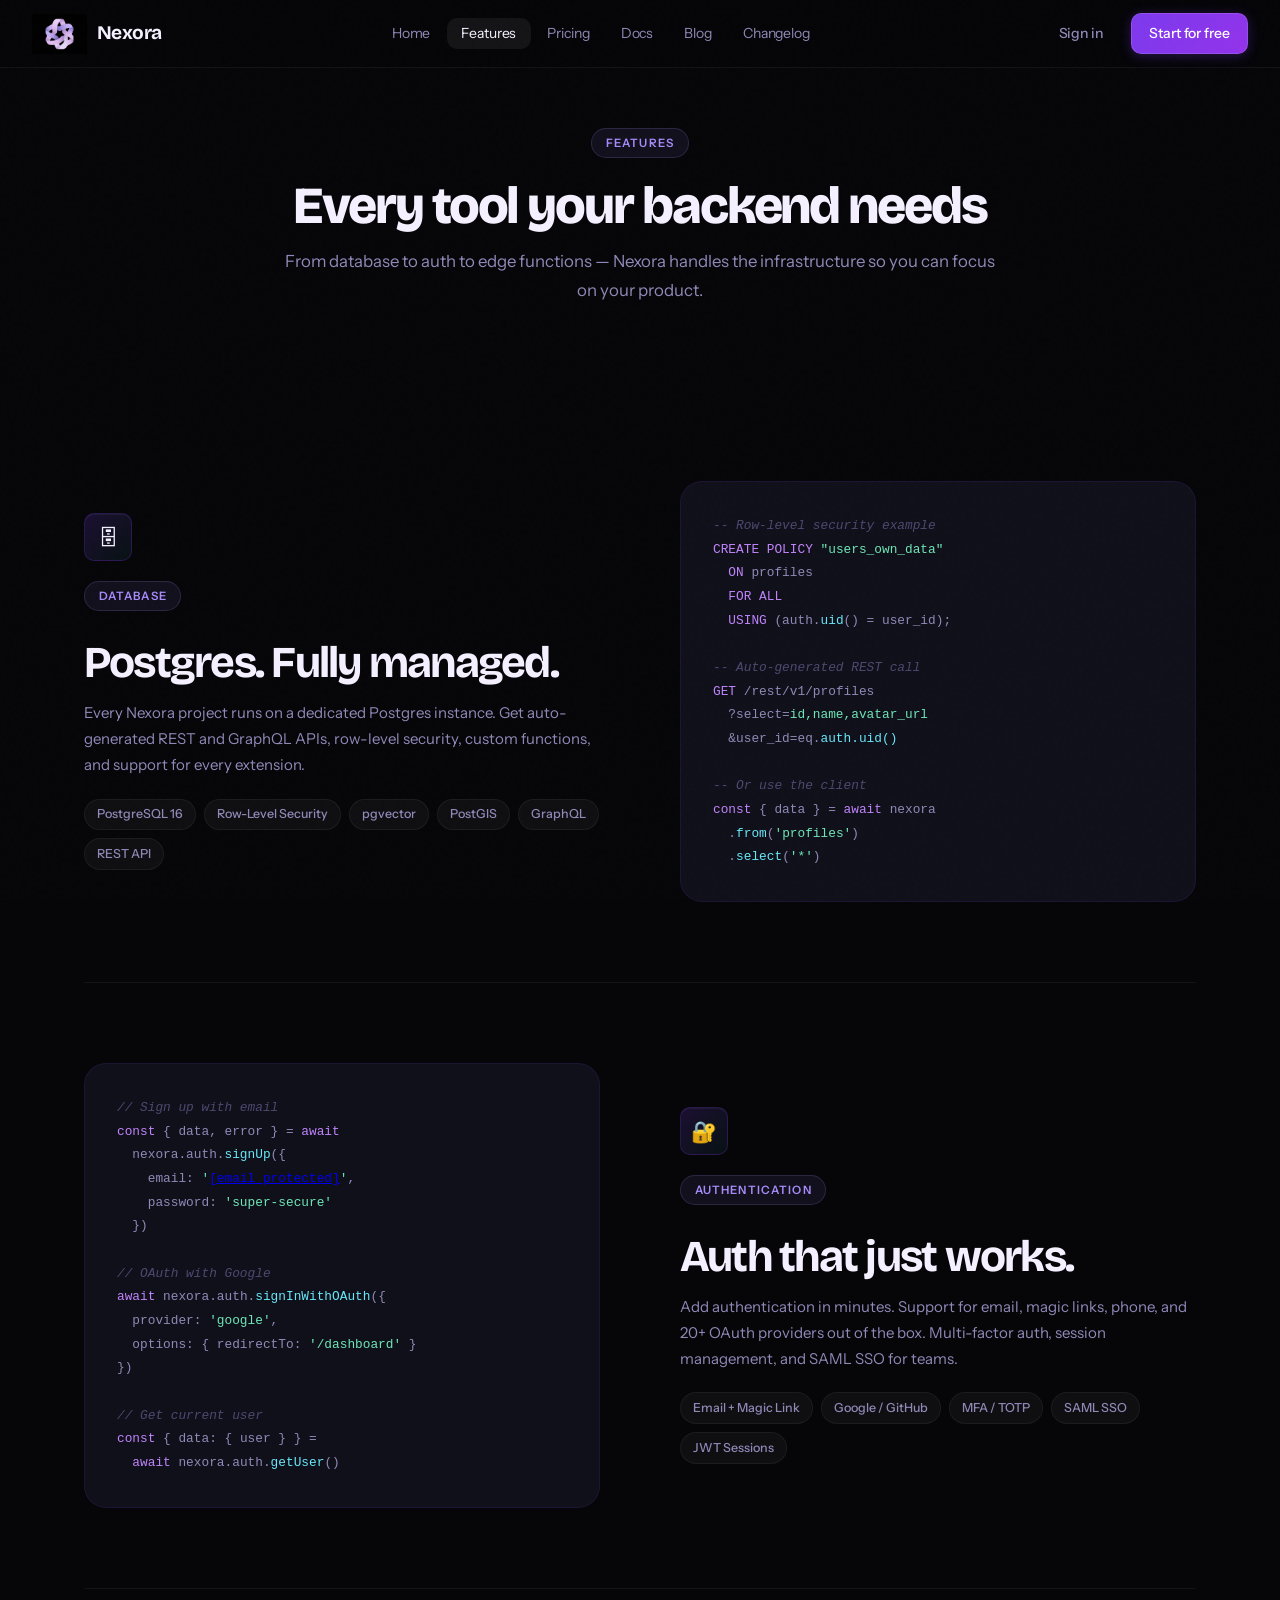
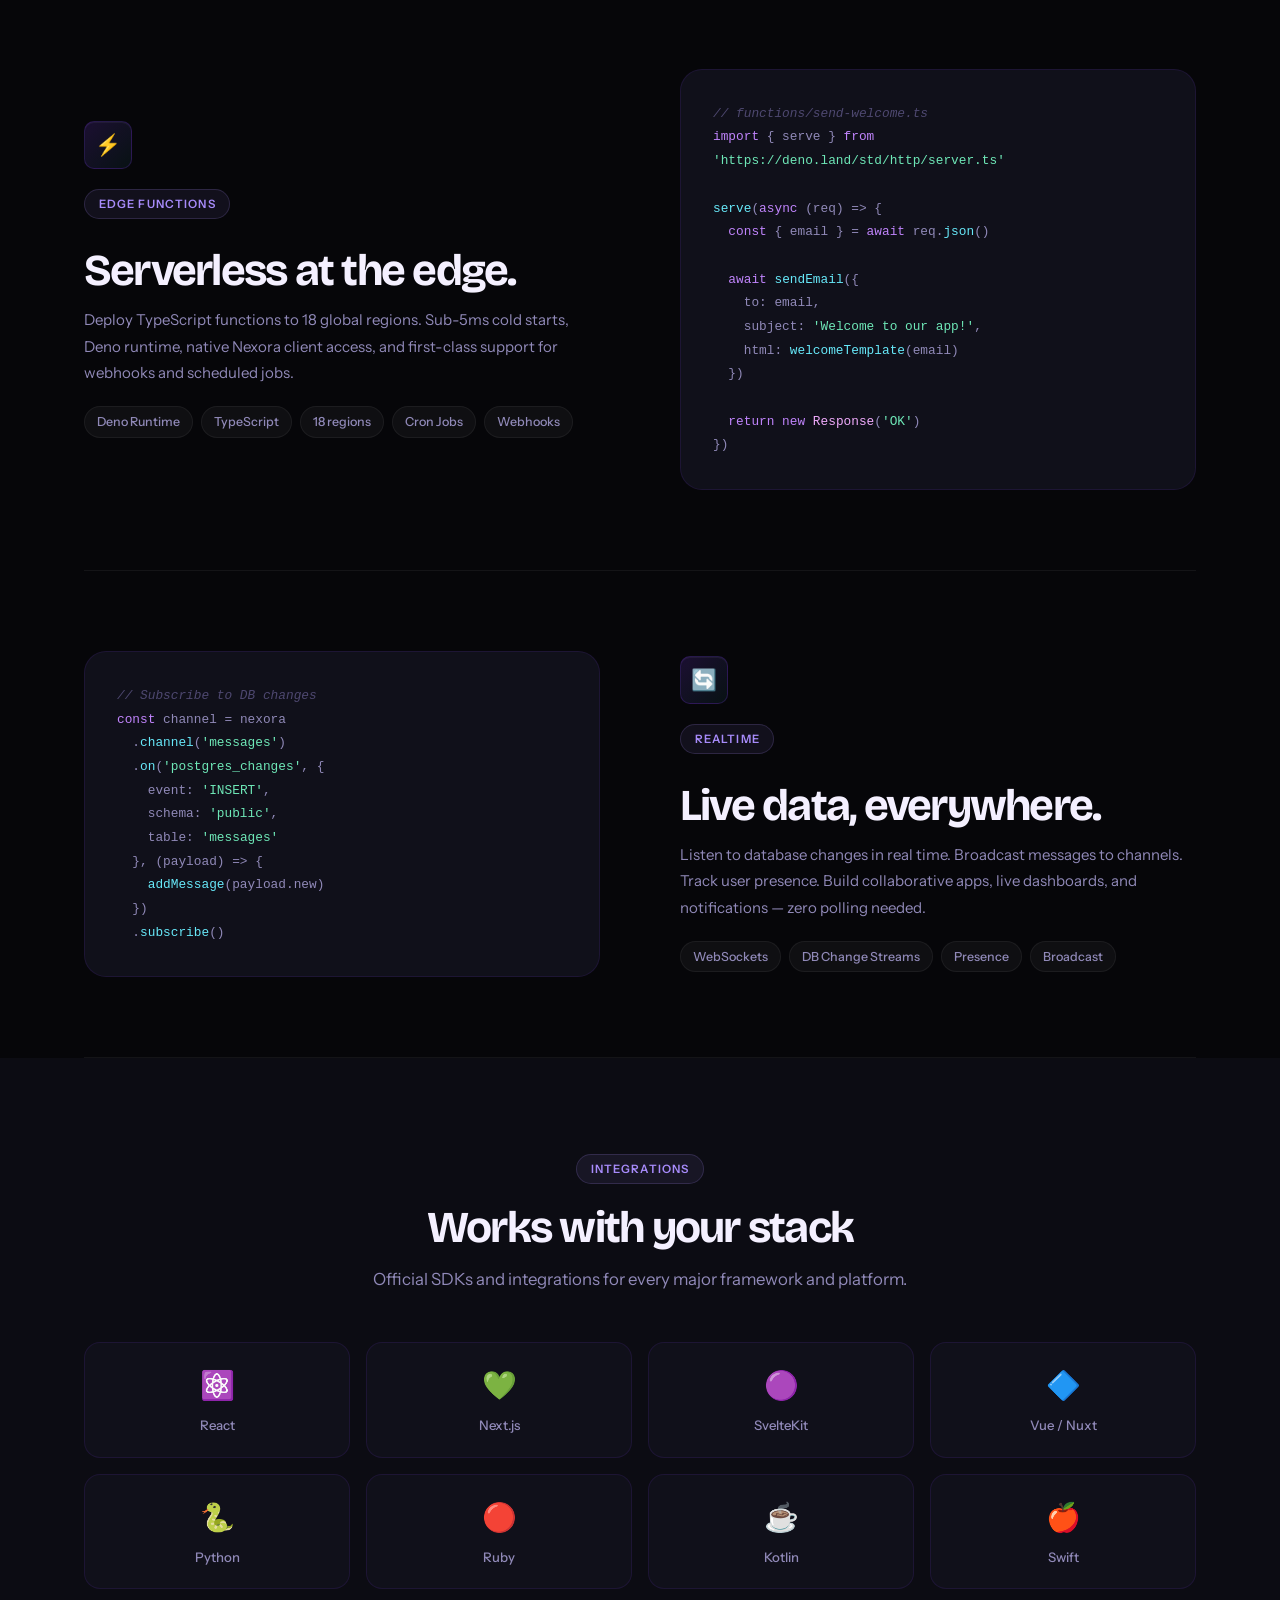
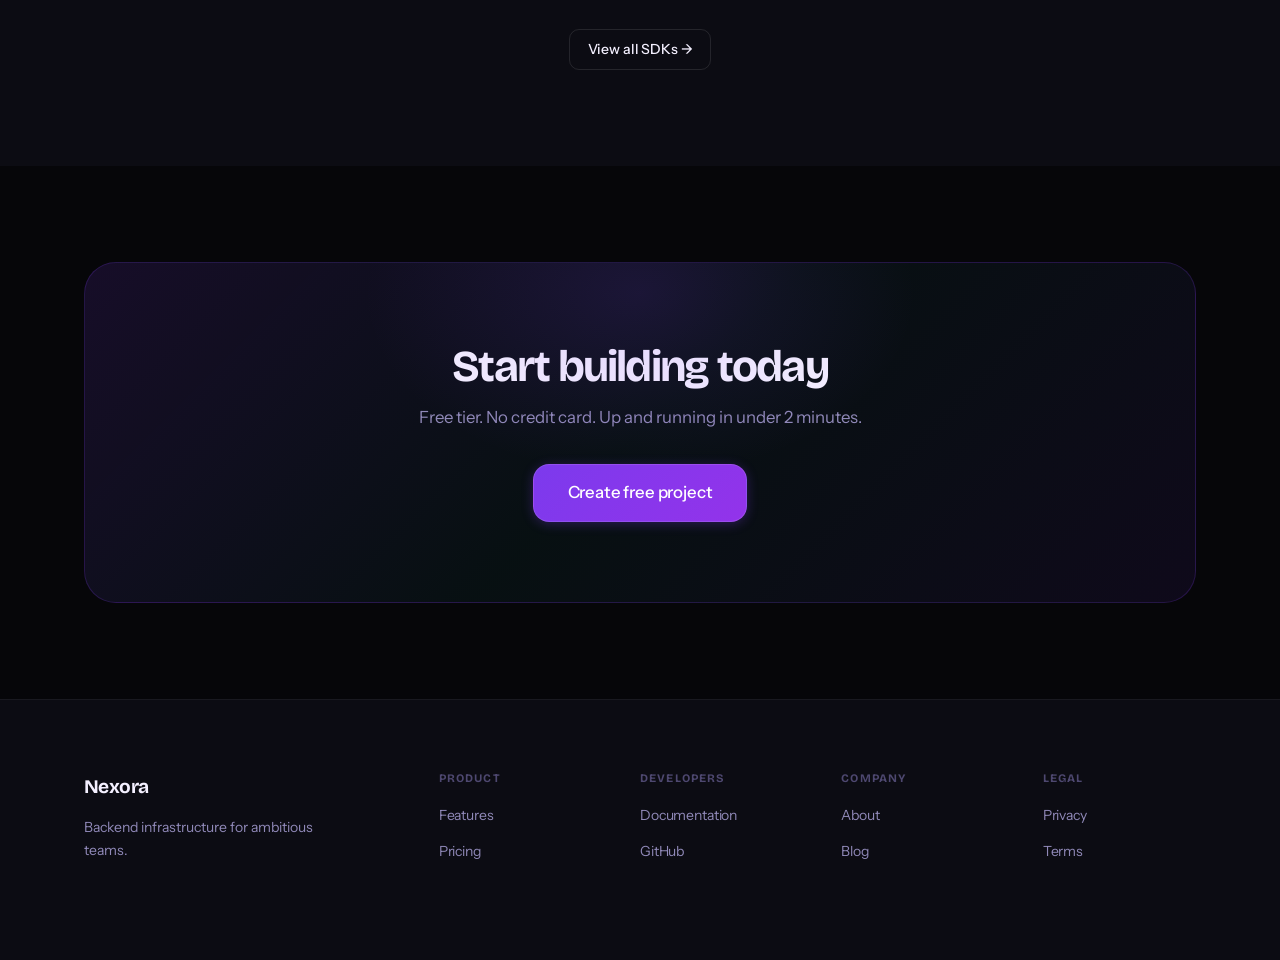
<file: features.html>
<!DOCTYPE html>
<html lang="en">
<head>
  <meta charset="UTF-8" />
  <meta name="viewport" content="width=device-width, initial-scale=1.0" />
  <title>Features — Nexora</title>
  <link rel="stylesheet" href="style.css" />
  <style>
    .feature-section {
      display: grid;
      grid-template-columns: 1fr 1fr;
      gap: 5rem;
      align-items: center;
      padding: 5rem 0;
      border-bottom: 1px solid var(--border-subtle);
    }
    .feature-section.reverse { direction: rtl; }
    .feature-section.reverse > * { direction: ltr; }
    @media(max-width:760px) {
      .feature-section { grid-template-columns: 1fr; gap: 2.5rem; direction: ltr !important; }
      .feature-section.reverse > * { direction: ltr; }
    }

    .feature-visual {
      background: var(--bg-card);
      border: 1px solid var(--border);
      border-radius: var(--radius-xl);
      padding: 2rem;
      font-family: 'Fira Code','SF Mono',monospace;
      font-size: 0.8rem;
      line-height: 1.85;
      color: var(--text-secondary);
      min-height: 280px;
    }

    .pill-row { display: flex; flex-wrap: wrap; gap: 0.5rem; margin-top: 1.25rem; }
    .tech-pill {
      display: inline-flex; align-items: center; gap: 0.4rem;
      font-size: 0.78rem; font-weight: 500;
      background: rgba(255,255,255,0.04);
      border: 1px solid var(--border-subtle);
      padding: 0.3rem 0.75rem;
      border-radius: 999px;
      color: var(--text-secondary);
    }

    .integration-grid {
      display: grid;
      grid-template-columns: repeat(4, 1fr);
      gap: 1rem;
    }
    @media(max-width:700px) { .integration-grid { grid-template-columns: 1fr 1fr; } }

    .integration-card {
      background: var(--bg-card);
      border: 1px solid var(--border);
      border-radius: var(--radius-lg);
      padding: 1.25rem;
      text-align: center;
      transition: border-color 0.2s, background 0.2s;
      cursor: default;
    }
    .integration-card:hover {
      border-color: var(--border-hover);
      background: var(--bg-card-hover);
    }
    .integration-icon { font-size: 1.75rem; margin-bottom: 0.5rem; }
    .integration-name { font-size: 0.825rem; font-weight: 500; color: var(--text-secondary); }
  </style>
</head>
<body>

<!-- Nav -->
<nav>
  <a href="index.html" class="nav-logo">
    <img src="./logo.png" alt="" width="55" height="40" />
    <!-- <span class="nav-logo-mark">N</span> -->
    <span class="nav-logo-text">Nexora</span>
  </a>
  <ul class="nav-links">
    <li><a href="index.html">Home</a></li>
    <li><a href="features.html" class="active">Features</a></li>
    <li><a href="pricing.html">Pricing</a></li>
    <li><a href="docs.html">Docs</a></li>
    <li><a href="blog.html">Blog</a></li>
    <li><a href="changelog.html">Changelog</a></li>
  </ul>
  <div class="nav-actions">
    <a href="login.html" class="btn btn-ghost">Sign in</a>
    <a href="dashboard.html" class="btn btn-primary">Start for free</a>
  </div>
</nav>

<!-- Hero -->
<section class="section" style="padding-top:8rem; text-align:center;">
  <div class="container-sm">
    <span class="label-tag">Features</span>
    <h1 class="display-title" style="font-size:clamp(2rem,5vw,3.25rem);">Every tool your backend needs</h1>
    <p class="section-subtitle">From database to auth to edge functions — Nexora handles the infrastructure so you can focus on your product.</p>
  </div>
</section>

<!-- Feature Sections -->
<div class="container">

  <!-- Database -->
  <div class="feature-section">
    <div>
      <div class="feature-icon">🗄</div>
      <span class="label-tag">Database</span>
      <h2 class="section-title" style="margin-top:0.5rem;">Postgres. Fully managed.</h2>
      <p style="color:var(--text-secondary); font-size:0.9375rem; margin-top:0.75rem; line-height:1.75;">
        Every Nexora project runs on a dedicated Postgres instance. Get auto-generated REST and GraphQL APIs, row-level security, custom functions, and support for every extension.
      </p>
      <div class="pill-row">
        <span class="tech-pill">PostgreSQL 16</span>
        <span class="tech-pill">Row-Level Security</span>
        <span class="tech-pill">pgvector</span>
        <span class="tech-pill">PostGIS</span>
        <span class="tech-pill">GraphQL</span>
        <span class="tech-pill">REST API</span>
      </div>
    </div>
    <div class="feature-visual">
      <span class="code-comment">-- Row-level security example</span><br/>
      <span class="code-keyword">CREATE POLICY</span> <span class="code-string">"users_own_data"</span><br/>
      &nbsp;&nbsp;<span class="code-keyword">ON</span> profiles<br/>
      &nbsp;&nbsp;<span class="code-keyword">FOR ALL</span><br/>
      &nbsp;&nbsp;<span class="code-keyword">USING</span> (auth.<span class="code-fn">uid</span>() = user_id);<br/><br/>
      <span class="code-comment">-- Auto-generated REST call</span><br/>
      <span class="code-keyword">GET</span> /rest/v1/profiles<br/>
      &nbsp;&nbsp;?select=<span class="code-string">id,name,avatar_url</span><br/>
      &nbsp;&nbsp;&amp;user_id=eq.<span class="code-fn">auth.uid()</span><br/><br/>
      <span class="code-comment">-- Or use the client</span><br/>
      <span class="code-keyword">const</span> { data } = <span class="code-keyword">await</span> nexora<br/>
      &nbsp;&nbsp;.<span class="code-fn">from</span>(<span class="code-string">'profiles'</span>)<br/>
      &nbsp;&nbsp;.<span class="code-fn">select</span>(<span class="code-string">'*'</span>)
    </div>
  </div>

  <!-- Auth -->
  <div class="feature-section reverse">
    <div>
      <div class="feature-icon">🔐</div>
      <span class="label-tag">Authentication</span>
      <h2 class="section-title" style="margin-top:0.5rem;">Auth that just works.</h2>
      <p style="color:var(--text-secondary); font-size:0.9375rem; margin-top:0.75rem; line-height:1.75;">
        Add authentication in minutes. Support for email, magic links, phone, and 20+ OAuth providers out of the box. Multi-factor auth, session management, and SAML SSO for teams.
      </p>
      <div class="pill-row">
        <span class="tech-pill">Email + Magic Link</span>
        <span class="tech-pill">Google / GitHub</span>
        <span class="tech-pill">MFA / TOTP</span>
        <span class="tech-pill">SAML SSO</span>
        <span class="tech-pill">JWT Sessions</span>
      </div>
    </div>
    <div class="feature-visual">
      <span class="code-comment">// Sign up with email</span><br/>
      <span class="code-keyword">const</span> { data, error } = <span class="code-keyword">await</span><br/>
      &nbsp;&nbsp;nexora.auth.<span class="code-fn">signUp</span>({<br/>
      &nbsp;&nbsp;&nbsp;&nbsp;email: <span class="code-string">'<a href="/cdn-cgi/l/email-protection" class="__cf_email__" data-cfemail="89fcfaecfbc9ecf1e8e4f9e5eca7eae6e4">[email&#160;protected]</a>'</span>,<br/>
      &nbsp;&nbsp;&nbsp;&nbsp;password: <span class="code-string">'super-secure'</span><br/>
      &nbsp;&nbsp;})<br/><br/>
      <span class="code-comment">// OAuth with Google</span><br/>
      <span class="code-keyword">await</span> nexora.auth.<span class="code-fn">signInWithOAuth</span>({<br/>
      &nbsp;&nbsp;provider: <span class="code-string">'google'</span>,<br/>
      &nbsp;&nbsp;options: { redirectTo: <span class="code-string">'/dashboard'</span> }<br/>
      })<br/><br/>
      <span class="code-comment">// Get current user</span><br/>
      <span class="code-keyword">const</span> { data: { user } } =<br/>
      &nbsp;&nbsp;<span class="code-keyword">await</span> nexora.auth.<span class="code-fn">getUser</span>()
    </div>
  </div>

  <!-- Edge Functions -->
  <div class="feature-section">
    <div>
      <div class="feature-icon">⚡</div>
      <span class="label-tag">Edge Functions</span>
      <h2 class="section-title" style="margin-top:0.5rem;">Serverless at the edge.</h2>
      <p style="color:var(--text-secondary); font-size:0.9375rem; margin-top:0.75rem; line-height:1.75;">
        Deploy TypeScript functions to 18 global regions. Sub-5ms cold starts, Deno runtime, native Nexora client access, and first-class support for webhooks and scheduled jobs.
      </p>
      <div class="pill-row">
        <span class="tech-pill">Deno Runtime</span>
        <span class="tech-pill">TypeScript</span>
        <span class="tech-pill">18 regions</span>
        <span class="tech-pill">Cron Jobs</span>
        <span class="tech-pill">Webhooks</span>
      </div>
    </div>
    <div class="feature-visual">
      <span class="code-comment">// functions/send-welcome.ts</span><br/>
      <span class="code-keyword">import</span> { serve } <span class="code-keyword">from</span> <span class="code-string">'https://deno.land/std/http/server.ts'</span><br/><br/>
      <span class="code-fn">serve</span>(<span class="code-keyword">async</span> (req) => {<br/>
      &nbsp;&nbsp;<span class="code-keyword">const</span> { email } = <span class="code-keyword">await</span> req.<span class="code-fn">json</span>()<br/><br/>
      &nbsp;&nbsp;<span class="code-keyword">await</span> <span class="code-fn">sendEmail</span>({<br/>
      &nbsp;&nbsp;&nbsp;&nbsp;to: email,<br/>
      &nbsp;&nbsp;&nbsp;&nbsp;subject: <span class="code-string">'Welcome to our app!'</span>,<br/>
      &nbsp;&nbsp;&nbsp;&nbsp;html: <span class="code-fn">welcomeTemplate</span>(email)<br/>
      &nbsp;&nbsp;})<br/><br/>
      &nbsp;&nbsp;<span class="code-keyword">return new</span> <span class="code-type">Response</span>(<span class="code-string">'OK'</span>)<br/>
      })
    </div>
  </div>

  <!-- Realtime -->
  <div class="feature-section reverse">
    <div>
      <div class="feature-icon">🔄</div>
      <span class="label-tag">Realtime</span>
      <h2 class="section-title" style="margin-top:0.5rem;">Live data, everywhere.</h2>
      <p style="color:var(--text-secondary); font-size:0.9375rem; margin-top:0.75rem; line-height:1.75;">
        Listen to database changes in real time. Broadcast messages to channels. Track user presence. Build collaborative apps, live dashboards, and notifications — zero polling needed.
      </p>
      <div class="pill-row">
        <span class="tech-pill">WebSockets</span>
        <span class="tech-pill">DB Change Streams</span>
        <span class="tech-pill">Presence</span>
        <span class="tech-pill">Broadcast</span>
      </div>
    </div>
    <div class="feature-visual">
      <span class="code-comment">// Subscribe to DB changes</span><br/>
      <span class="code-keyword">const</span> channel = nexora<br/>
      &nbsp;&nbsp;.<span class="code-fn">channel</span>(<span class="code-string">'messages'</span>)<br/>
      &nbsp;&nbsp;.<span class="code-fn">on</span>(<span class="code-string">'postgres_changes'</span>, {<br/>
      &nbsp;&nbsp;&nbsp;&nbsp;event: <span class="code-string">'INSERT'</span>,<br/>
      &nbsp;&nbsp;&nbsp;&nbsp;schema: <span class="code-string">'public'</span>,<br/>
      &nbsp;&nbsp;&nbsp;&nbsp;table: <span class="code-string">'messages'</span><br/>
      &nbsp;&nbsp;}, (payload) => {<br/>
      &nbsp;&nbsp;&nbsp;&nbsp;<span class="code-fn">addMessage</span>(payload.new)<br/>
      &nbsp;&nbsp;})<br/>
      &nbsp;&nbsp;.<span class="code-fn">subscribe</span>()
    </div>
  </div>

</div><!-- /container -->

<!-- Integrations -->
<section class="section" style="background:var(--bg-surface);">
  <div class="container">
    <div style="text-align:center; margin-bottom:3rem;">
      <span class="label-tag">Integrations</span>
      <h2 class="section-title">Works with your stack</h2>
      <p class="section-subtitle">Official SDKs and integrations for every major framework and platform.</p>
    </div>
    <div class="integration-grid">
      <div class="integration-card"><div class="integration-icon">⚛️</div><div class="integration-name">React</div></div>
      <div class="integration-card"><div class="integration-icon">💚</div><div class="integration-name">Next.js</div></div>
      <div class="integration-card"><div class="integration-icon">🟣</div><div class="integration-name">SvelteKit</div></div>
      <div class="integration-card"><div class="integration-icon">🔷</div><div class="integration-name">Vue / Nuxt</div></div>
      <div class="integration-card"><div class="integration-icon">🐍</div><div class="integration-name">Python</div></div>
      <div class="integration-card"><div class="integration-icon">🔴</div><div class="integration-name">Ruby</div></div>
      <div class="integration-card"><div class="integration-icon">☕</div><div class="integration-name">Kotlin</div></div>
      <div class="integration-card"><div class="integration-icon">🍎</div><div class="integration-name">Swift</div></div>
    </div>
    <div style="text-align:center; margin-top:2.5rem;">
      <a href="docs.html" class="btn btn-outline">View all SDKs →</a>
    </div>
  </div>
</section>

<!-- CTA -->
<section class="section">
  <div class="container">
    <div class="cta-band">
      <h2 class="section-title" style="margin-bottom:0.75rem;">Start building today</h2>
      <p class="section-subtitle" style="margin-bottom:2rem;">Free tier. No credit card. Up and running in under 2 minutes.</p>
      <a href="#" class="btn btn-primary btn-xl">Create free project</a>
    </div>
  </div>
</section>

<!-- Footer -->
<footer>
  <div class="container">
    <div class="footer-grid">
      <div class="footer-brand">
        <a href="index.html" class="nav-logo" style="display:inline-flex;"><span class="nav-logo-text">Nexora</span></a>
        <p>Backend infrastructure for ambitious teams.</p>
      </div>
      <div class="footer-col"><h4>Product</h4><ul><li><a href="features.html">Features</a></li><li><a href="pricing.html">Pricing</a></li></ul></div>
      <div class="footer-col"><h4>Developers</h4><ul><li><a href="docs.html">Documentation</a></li><li><a href="#">GitHub</a></li></ul></div>
      <div class="footer-col"><h4>Company</h4><ul><li><a href="#">About</a></li><li><a href="#">Blog</a></li></ul></div>
      <div class="footer-col"><h4>Legal</h4><ul><li><a href="#">Privacy</a></li><li><a href="#">Terms</a></li></ul></div>
</file>
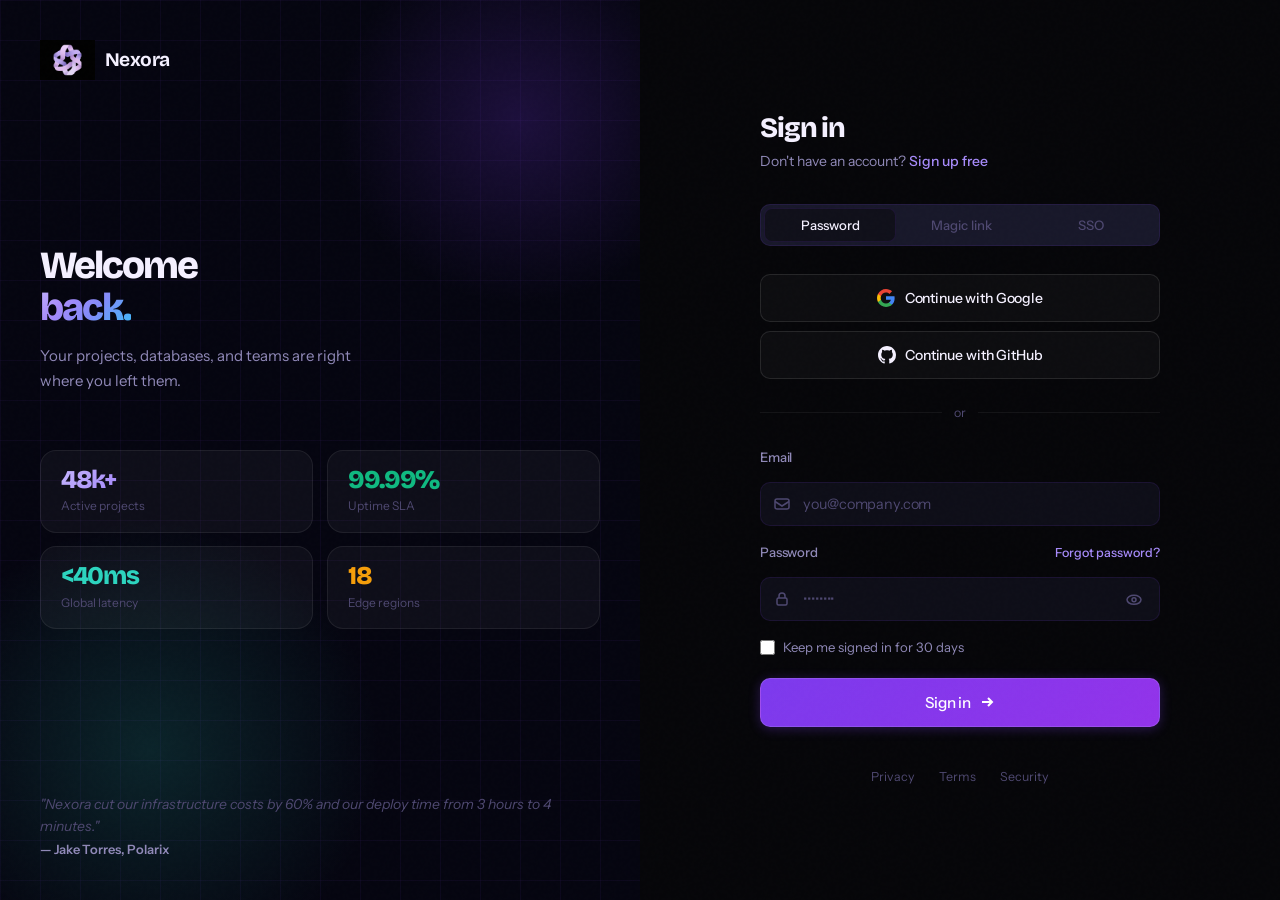
<file: login.html>
<!doctype html>
<html lang="en">
  <head>
    <meta charset="UTF-8" />
    <meta name="viewport" content="width=device-width, initial-scale=1.0" />
    <title>Sign in — Nexora</title>
    <link rel="stylesheet" href="style.css" />
    <style>
      html,
      body {
        height: 100%;
      }

      .auth-page {
        min-height: 100vh;
        display: grid;
        grid-template-columns: 1fr 1fr;
      }

      .auth-visual {
        position: relative;
        background: #050510;
        overflow: hidden;
        display: flex;
        flex-direction: column;
        justify-content: space-between;
        padding: 2.5rem;
      }
      .auth-visual-grid {
        position: absolute;
        inset: 0;
        background-image:
          linear-gradient(rgba(124, 58, 237, 0.06) 1px, transparent 1px),
          linear-gradient(90deg, rgba(124, 58, 237, 0.06) 1px, transparent 1px);
        background-size: 40px 40px;
      }
      .auth-visual-orb-1 {
        position: absolute;
        width: 500px;
        height: 500px;
        border-radius: 50%;
        background: radial-gradient(
          ellipse,
          rgba(45, 212, 191, 0.15) 0%,
          transparent 65%
        );
        bottom: -100px;
        left: -100px;
        pointer-events: none;
      }
      .auth-visual-orb-2 {
        position: absolute;
        width: 400px;
        height: 400px;
        border-radius: 50%;
        background: radial-gradient(
          ellipse,
          rgba(124, 58, 237, 0.2) 0%,
          transparent 65%
        );
        top: -80px;
        right: -80px;
        pointer-events: none;
      }

      .visual-logo {
        position: relative;
        z-index: 1;
      }
      .visual-content {
        position: relative;
        z-index: 1;
        flex: 1;
        display: flex;
        flex-direction: column;
        justify-content: center;
      }

      .visual-headline {
        font-family: var(--font-display);
        font-size: clamp(1.8rem, 3vw, 2.75rem);
        font-weight: 800;
        letter-spacing: -0.05em;
        line-height: 1.1;
        color: var(--text-primary);
        margin-bottom: 1rem;
      }
      .visual-sub {
        color: var(--text-secondary);
        font-size: 0.9375rem;
        line-height: 1.65;
        max-width: 340px;
        margin-bottom: 2.5rem;
      }

      /* Stats mini display */
      .visual-stats {
        display: grid;
        grid-template-columns: 1fr 1fr;
        gap: 0.85rem;
        margin-top: 1rem;
      }
      .visual-stat {
        background: rgba(255, 255, 255, 0.04);
        border: 1px solid rgba(255, 255, 255, 0.07);
        border-radius: var(--radius-lg);
        padding: 1rem 1.25rem;
      }
      .visual-stat-num {
        font-family: var(--font-display);
        font-size: 1.6rem;
        font-weight: 800;
        letter-spacing: -0.05em;
        line-height: 1;
      }
      .visual-stat-label {
        font-size: 0.75rem;
        color: var(--text-muted);
        margin-top: 0.25rem;
      }

      .visual-footer {
        position: relative;
        z-index: 1;
      }
      .visual-quote {
        font-size: 0.875rem;
        color: var(--text-muted);
        font-style: italic;
        line-height: 1.6;
      }

      /* Form side */
      .auth-form-side {
        background: var(--bg-base);
        display: flex;
        flex-direction: column;
        align-items: center;
        justify-content: center;
        padding: 3rem 2rem;
        overflow-y: auto;
      }
      .auth-form-card {
        width: 100%;
        max-width: 400px;
      }
      .auth-form-title {
        font-family: var(--font-display);
        font-size: 1.75rem;
        font-weight: 800;
        letter-spacing: -0.04em;
        color: var(--text-primary);
        margin-bottom: 0.35rem;
      }
      .auth-form-sub {
        font-size: 0.875rem;
        color: var(--text-secondary);
        margin-bottom: 2rem;
      }
      .auth-form-sub a {
        color: var(--accent-light);
        text-decoration: none;
        font-weight: 500;
      }
      .auth-form-sub a:hover {
        text-decoration: underline;
      }

      .form-stack {
        display: flex;
        flex-direction: column;
        gap: 1rem;
      }

      .password-toggle {
        position: absolute;
        right: 0.9rem;
        top: 50%;
        transform: translateY(-50%);
        background: none;
        border: none;
        color: var(--text-muted);
        cursor: pointer;
        padding: 0.2rem;
        display: flex;
        transition: color 0.2s;
      }
      .password-toggle:hover {
        color: var(--text-secondary);
      }

      .forgot-link {
        font-size: 0.78rem;
        color: var(--accent-light);
        text-decoration: none;
        font-weight: 500;
      }
      .forgot-link:hover {
        text-decoration: underline;
      }

      /* Magic link tab */
      .auth-tabs {
        display: flex;
        gap: 0;
        background: var(--bg-elevated);
        border: 1px solid var(--border);
        border-radius: var(--radius-md);
        padding: 3px;
        margin-bottom: 1.75rem;
      }
      .auth-tab {
        flex: 1;
        text-align: center;
        padding: 0.5rem;
        border-radius: calc(var(--radius-md) - 2px);
        font-size: 0.82rem;
        font-weight: 500;
        color: var(--text-muted);
        cursor: pointer;
        transition: all 0.2s;
        border: none;
        background: none;
        font-family: var(--font-body);
      }
      .auth-tab.active {
        background: var(--bg-card);
        color: var(--text-primary);
        border: 1px solid var(--border);
      }

      .magic-link-note {
        background: rgba(45, 212, 191, 0.06);
        border: 1px solid rgba(45, 212, 191, 0.15);
        border-radius: var(--radius-md);
        padding: 0.85rem 1rem;
        font-size: 0.82rem;
        color: var(--text-secondary);
        display: flex;
        gap: 0.6rem;
        align-items: flex-start;
        line-height: 1.55;
      }
      .magic-link-note::before {
        content: "✦";
        color: var(--teal);
        font-size: 0.75rem;
        margin-top: 1px;
        flex-shrink: 0;
      }

      @media (max-width: 860px) {
        .auth-page {
          grid-template-columns: 1fr;
        }
        .auth-visual {
          display: none;
        }
      }
    </style>
  </head>
  <body>
    <div class="auth-page">
      <!-- Visual Side -->
      <div class="auth-visual">
        <div class="auth-visual-grid"></div>
        <div class="auth-visual-orb-1"></div>
        <div class="auth-visual-orb-2"></div>

        <div class="visual-logo">
          <a href="index.html" class="nav-logo">
            <!-- <span class="nav-logo-mark">N</span> -->
            <img src="./logo.png" alt="" width="55" height="40" />
            <span class="nav-logo-text">Nexora</span>
          </a>
        </div>

        <div class="visual-content">
          <h2 class="visual-headline">
            Welcome<br /><span class="gradient-text">back.</span>
          </h2>
          <p class="visual-sub">
            Your projects, databases, and teams are right where you left them.
          </p>

          <div class="visual-stats">
            <div class="visual-stat">
              <div class="visual-stat-num gradient-text">48k+</div>
              <div class="visual-stat-label">Active projects</div>
            </div>
            <div class="visual-stat">
              <div class="visual-stat-num" style="color: var(--green)">
                99.99%
              </div>
              <div class="visual-stat-label">Uptime SLA</div>
            </div>
            <div class="visual-stat">
              <div class="visual-stat-num" style="color: var(--teal)">
                &lt;40ms
              </div>
              <div class="visual-stat-label">Global latency</div>
            </div>
            <div class="visual-stat">
              <div class="visual-stat-num" style="color: var(--amber)">18</div>
              <div class="visual-stat-label">Edge regions</div>
            </div>
          </div>
        </div>

        <div class="visual-footer">
          <p class="visual-quote">
            "Nexora cut our infrastructure costs by 60% and our deploy time from
            3 hours to 4 minutes."<br />
            <span
              style="
                font-style: normal;
                font-weight: 600;
                color: var(--text-secondary);
                font-size: 0.8rem;
              "
              >— Jake Torres, Polarix</span
            >
          </p>
        </div>
      </div>

      <!-- Form Side -->
      <div class="auth-form-side">
        <div class="auth-form-card">
          <h1 class="auth-form-title">Sign in</h1>
          <p class="auth-form-sub">
            Don't have an account? <a href="signup.html">Sign up free</a>
          </p>

          <!-- Tabs -->
          <div class="auth-tabs">
            <button
              class="auth-tab active"
              onclick="switchTab('password', this)"
            >
              Password
            </button>
            <button class="auth-tab" onclick="switchTab('magic', this)">
              Magic link
            </button>
            <button class="auth-tab" onclick="switchTab('sso', this)">
              SSO
            </button>
          </div>

          <!-- Social -->
          <div
            style="
              display: flex;
              flex-direction: column;
              gap: 0.6rem;
              margin-bottom: 1.5rem;
            "
          >
            <a href="#" class="btn-social">
              <svg width="18" height="18" viewBox="0 0 18 18" fill="none">
                <path
                  d="M17.64 9.2c0-.637-.057-1.251-.164-1.84H9v3.481h4.844c-.209 1.125-.843 2.078-1.796 2.717v2.258h2.908c1.702-1.567 2.684-3.875 2.684-6.615z"
                  fill="#4285F4"
                />
                <path
                  d="M9 18c2.43 0 4.467-.806 5.956-2.18l-2.908-2.259c-.806.54-1.837.86-3.048.86-2.344 0-4.328-1.584-5.036-3.711H.957v2.332C2.438 15.983 5.482 18 9 18z"
                  fill="#34A853"
                />
                <path
                  d="M3.964 10.71A5.41 5.41 0 013.682 9c0-.593.102-1.17.282-1.71V4.958H.957A8.996 8.996 0 000 9c0 1.452.348 2.827.957 4.042l3.007-2.332z"
                  fill="#FBBC05"
                />
                <path
                  d="M9 3.58c1.321 0 2.508.454 3.44 1.345l2.582-2.58C13.463.891 11.426 0 9 0 5.482 0 2.438 2.017.957 4.958L3.964 7.29C4.672 5.163 6.656 3.58 9 3.58z"
                  fill="#EA4335"
                />
              </svg>
              Continue with Google
            </a>
            <a href="#" class="btn-social">
              <svg
                width="18"
                height="18"
                viewBox="0 0 24 24"
                fill="currentColor"
              >
                <path
                  d="M12 0C5.37 0 0 5.37 0 12c0 5.31 3.435 9.795 8.205 11.385.6.105.825-.255.825-.57 0-.285-.015-1.23-.015-2.235-3.015.555-3.795-.735-4.035-1.41-.135-.345-.72-1.41-1.23-1.695-.42-.225-1.02-.78-.015-.795.945-.015 1.62.87 1.845 1.23 1.08 1.815 2.805 1.305 3.495.99.105-.78.42-1.305.765-1.605-2.67-.3-5.46-1.335-5.46-5.925 0-1.305.465-2.385 1.23-3.225-.12-.3-.54-1.53.12-3.18 0 0 1.005-.315 3.3 1.23.96-.27 1.98-.405 3-.405s2.04.135 3 .405c2.295-1.56 3.3-1.23 3.3-1.23.66 1.65.24 2.88.12 3.18.765.84 1.23 1.905 1.23 3.225 0 4.605-2.805 5.625-5.475 5.925.435.375.81 1.095.81 2.22 0 1.605-.015 2.895-.015 3.3 0 .315.225.69.825.57A12.02 12.02 0 0024 12c0-6.63-5.37-12-12-12z"
                />
              </svg>
              Continue with GitHub
            </a>
          </div>

          <div class="divider-text" style="margin-bottom: 1.5rem">or</div>

          <!-- Password Form -->
          <div id="tab-password">
            <form class="form-stack" onsubmit="return false;">
              <div class="form-group">
                <label class="form-label" for="email">Email</label>
                <div class="input-icon-wrap">
                  <svg
                    class="input-icon"
                    viewBox="0 0 16 16"
                    fill="none"
                    stroke="currentColor"
                    stroke-width="1.5"
                  >
                    <rect x="1" y="3" width="14" height="10" rx="2" />
                    <path d="M1 5.5l7 4.5 7-4.5" />
                  </svg>
                  <input
                    class="input"
                    type="email"
                    id="email"
                    placeholder="you@company.com"
                    autocomplete="email"
                  />
                </div>
              </div>

              <div class="form-group">
                <div
                  style="
                    display: flex;
                    justify-content: space-between;
                    align-items: center;
                    margin-bottom: 0.45rem;
                  "
                >
                  <label
                    class="form-label"
                    for="password"
                    style="margin-bottom: 0"
                    >Password</label
                  >
                  <a href="#" class="forgot-link">Forgot password?</a>
                </div>
                <div class="input-icon-wrap" style="position: relative">
                  <svg
                    class="input-icon"
                    viewBox="0 0 16 16"
                    fill="none"
                    stroke="currentColor"
                    stroke-width="1.5"
                  >
                    <rect x="3" y="7" width="10" height="7" rx="1.5" />
                    <path d="M5 7V5a3 3 0 016 0v2" />
                  </svg>
                  <input
                    class="input"
                    type="password"
                    id="password"
                    placeholder="••••••••"
                    autocomplete="current-password"
                    style="padding-right: 2.75rem"
                  />
                  <button
                    class="password-toggle"
                    type="button"
                    onclick="togglePwd('password', this)"
                  >
                    <svg
                      width="16"
                      height="16"
                      viewBox="0 0 16 16"
                      fill="none"
                      stroke="currentColor"
                      stroke-width="1.5"
                    >
                      <ellipse cx="8" cy="8" rx="7" ry="4.5" />
                      <circle cx="8" cy="8" r="2" />
                    </svg>
                  </button>
                </div>
              </div>

              <div style="display: flex; align-items: center; gap: 0.5rem">
                <input
                  type="checkbox"
                  id="remember"
                  style="
                    accent-color: var(--accent);
                    width: 15px;
                    height: 15px;
                    cursor: pointer;
                  "
                />
                <label
                  for="remember"
                  style="
                    font-size: 0.82rem;
                    color: var(--text-secondary);
                    cursor: pointer;
                  "
                  >Keep me signed in for 30 days</label
                >
              </div>

              <button
                class="btn btn-primary btn-full"
                style="
                  padding: 0.85rem;
                  font-size: 0.95rem;
                  margin-top: 0.25rem;
                "
                type="submit"
              >
                Sign in
                <svg
                  width="16"
                  height="16"
                  viewBox="0 0 16 16"
                  fill="none"
                  stroke="currentColor"
                  stroke-width="2"
                >
                  <path d="M3 8h10M9 4l4 4-4 4" />
                </svg>
              </button>
            </form>
          </div>

          <!-- Magic Link Form -->
          <div id="tab-magic" style="display: none">
            <form class="form-stack" onsubmit="return false;">
              <div class="magic-link-note">
                We'll send a secure sign-in link to your email. No password
                needed — click the link and you're in.
              </div>
              <div class="form-group">
                <label class="form-label" for="magic-email">Email</label>
                <div class="input-icon-wrap">
                  <svg
                    class="input-icon"
                    viewBox="0 0 16 16"
                    fill="none"
                    stroke="currentColor"
                    stroke-width="1.5"
                  >
                    <rect x="1" y="3" width="14" height="10" rx="2" />
                    <path d="M1 5.5l7 4.5 7-4.5" />
                  </svg>
                  <input
                    class="input"
                    type="email"
                    id="magic-email"
                    placeholder="you@company.com"
                  />
                </div>
              </div>
              <button
                class="btn btn-teal btn-full"
                style="padding: 0.85rem; font-size: 0.95rem"
                type="submit"
              >
                Send magic link
                <svg
                  width="16"
                  height="16"
                  viewBox="0 0 16 16"
                  fill="none"
                  stroke="currentColor"
                  stroke-width="2"
                >
                  <path d="M2 8l4 4 8-8" />
                </svg>
              </button>
            </form>
          </div>

          <!-- SSO Form -->
          <div id="tab-sso" style="display: none">
            <form class="form-stack" onsubmit="return false;">
              <div
                class="magic-link-note"
                style="
                  background: rgba(124, 58, 237, 0.06);
                  border-color: rgba(124, 58, 237, 0.18);
                "
              >
                Enter your company email or domain and we'll redirect you to
                your identity provider.
              </div>
              <div class="form-group">
                <label class="form-label" for="sso-domain"
                  >Work email or domain</label
                >
                <div class="input-icon-wrap">
                  <svg
                    class="input-icon"
                    viewBox="0 0 16 16"
                    fill="none"
                    stroke="currentColor"
                    stroke-width="1.5"
                  >
                    <rect x="2" y="5" width="12" height="9" rx="1" />
                    <path
                      d="M5 5V3.5A1.5 1.5 0 016.5 2h3A1.5 1.5 0 0111 3.5V5"
                    />
                  </svg>
                  <input
                    class="input"
                    type="text"
                    id="sso-domain"
                    placeholder="you@company.com or company.com"
                  />
                </div>
              </div>
              <button
                class="btn btn-outline btn-full"
                style="padding: 0.85rem; font-size: 0.95rem"
                type="submit"
              >
                Continue with SSO
                <svg
                  width="16"
                  height="16"
                  viewBox="0 0 16 16"
                  fill="none"
                  stroke="currentColor"
                  stroke-width="2"
                >
                  <path d="M3 8h10M9 4l4 4-4 4" />
                </svg>
              </button>
              <p
                style="
                  font-size: 0.75rem;
                  color: var(--text-muted);
                  text-align: center;
                "
              >
                SAML 2.0 · OIDC · Available on Team & Enterprise plans
              </p>
            </form>
          </div>
        </div>

        <div
          style="
            margin-top: 2.5rem;
            display: flex;
            gap: 1.5rem;
            justify-content: center;
          "
        >
          <a
            href="#"
            style="
              font-size: 0.78rem;
              color: var(--text-muted);
              text-decoration: none;
              transition: color 0.2s;
            "
            onmouseover="this.style.color = 'var(--text-secondary)'"
            onmouseout="this.style.color = 'var(--text-muted)'"
            >Privacy</a
          >
          <a
            href="#"
            style="
              font-size: 0.78rem;
              color: var(--text-muted);
              text-decoration: none;
              transition: color 0.2s;
            "
            onmouseover="this.style.color = 'var(--text-secondary)'"
            onmouseout="this.style.color = 'var(--text-muted)'"
            >Terms</a
          >
          <a
            href="#"
            style="
              font-size: 0.78rem;
              color: var(--text-muted);
              text-decoration: none;
              transition: color 0.2s;
            "
            onmouseover="this.style.color = 'var(--text-secondary)'"
            onmouseout="this.style.color = 'var(--text-muted)'"
            >Security</a
          >
        </div>
      </div>
    </div>

    <script>
      function switchTab(tab, el) {
        document
          .querySelectorAll(".auth-tab")
          .forEach((t) => t.classList.remove("active"));
        el.classList.add("active");
        ["password", "magic", "sso"].forEach((t) => {
          const el = document.getElementById("tab-" + t);
          if (el) el.style.display = t === tab ? "block" : "none";
        });
      }

      function togglePwd(id, btn) {
        const inp = document.getElementById(id);
        const isText = inp.type === "text";
        inp.type = isText ? "password" : "text";
        btn.innerHTML = isText
          ? '<svg width="16" height="16" viewBox="0 0 16 16" fill="none" stroke="currentColor" stroke-width="1.5"><ellipse cx="8" cy="8" rx="7" ry="4.5"/><circle cx="8" cy="8" r="2"/></svg>'
          : '<svg width="16" height="16" viewBox="0 0 16 16" fill="none" stroke="currentColor" stroke-width="1.5"><path d="M1 1l14 14M6.5 6.6A2 2 0 0010 9.5M3.2 3.3A7.4 7.4 0 001 8c1.3 2.8 4.2 4.5 7 4.5 1.2 0 2.4-.3 3.4-.9"/><path d="M9.8 3.7C9.2 3.6 8.6 3.5 8 3.5 5.2 3.5 2.3 5.2 1 8c.5 1 1.2 2 2.1 2.7"/></svg>';
      }
    </script>
  </body>
</html>
</file>
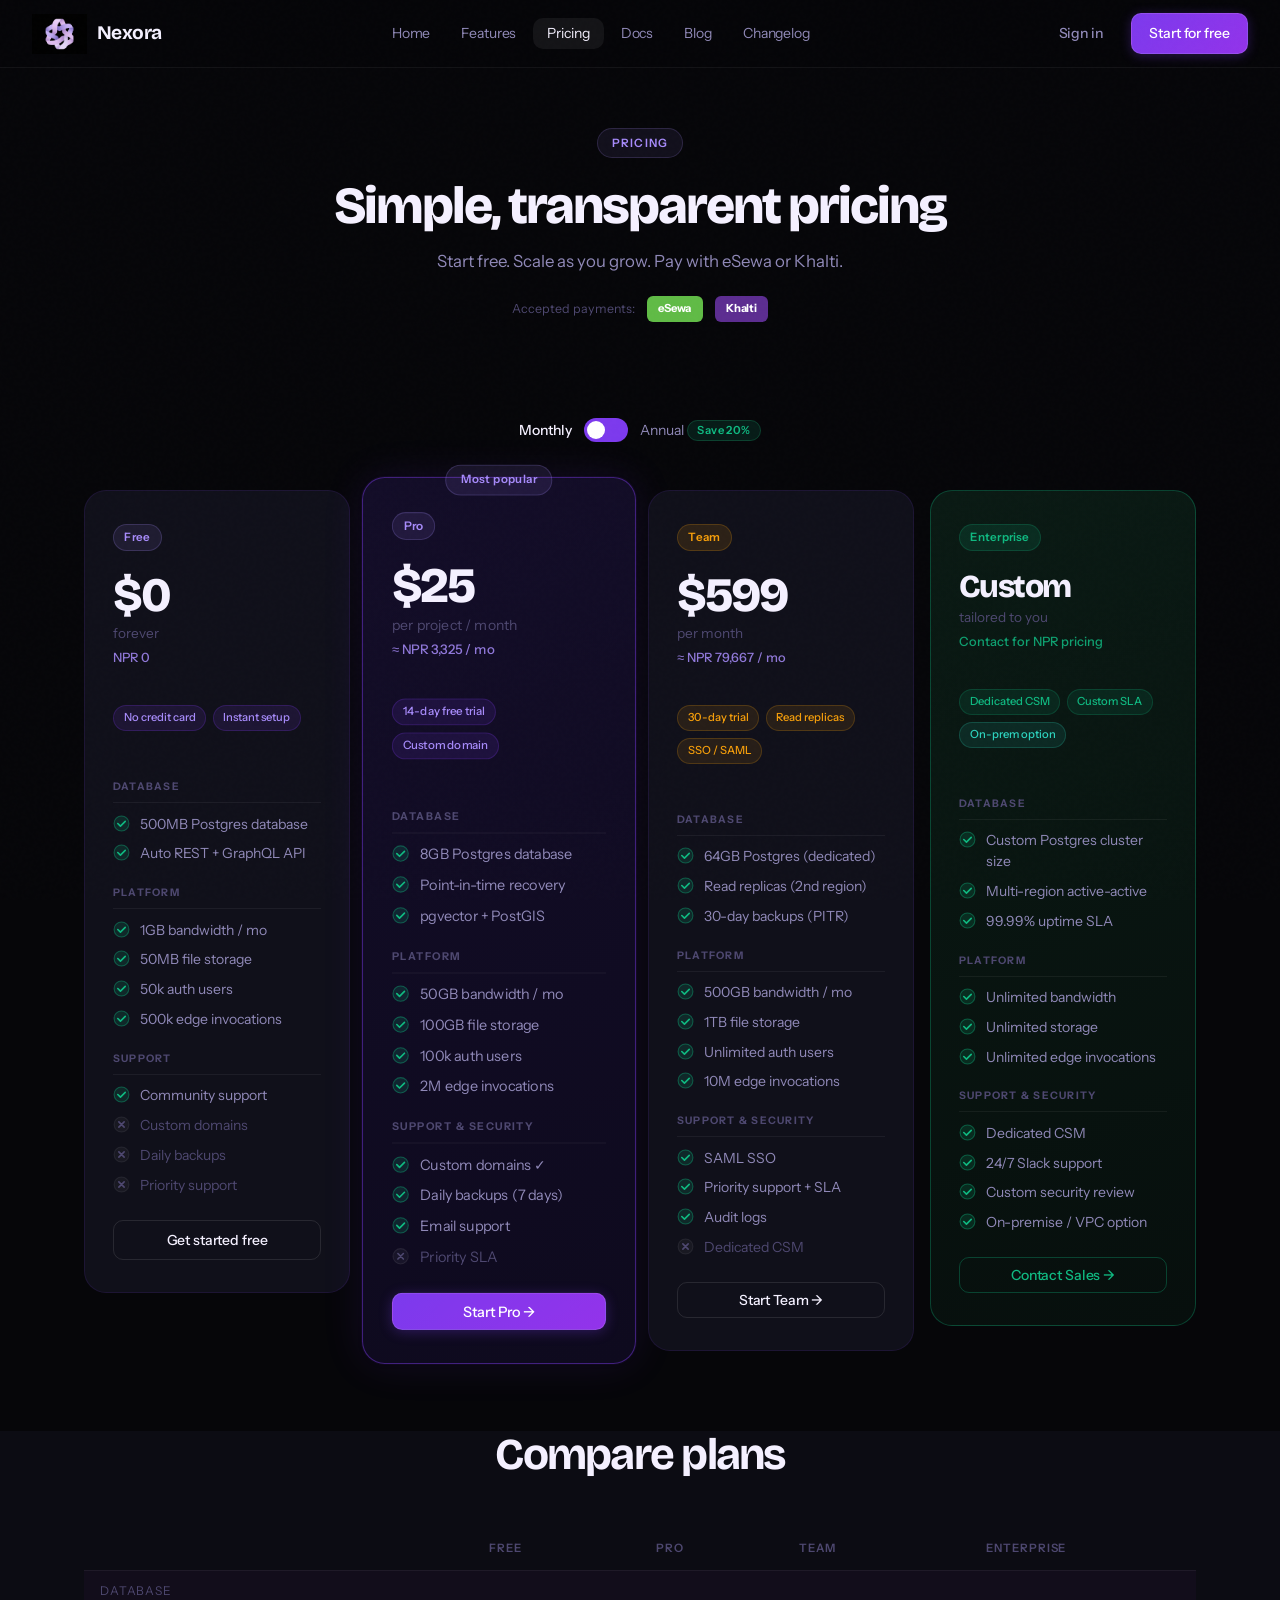
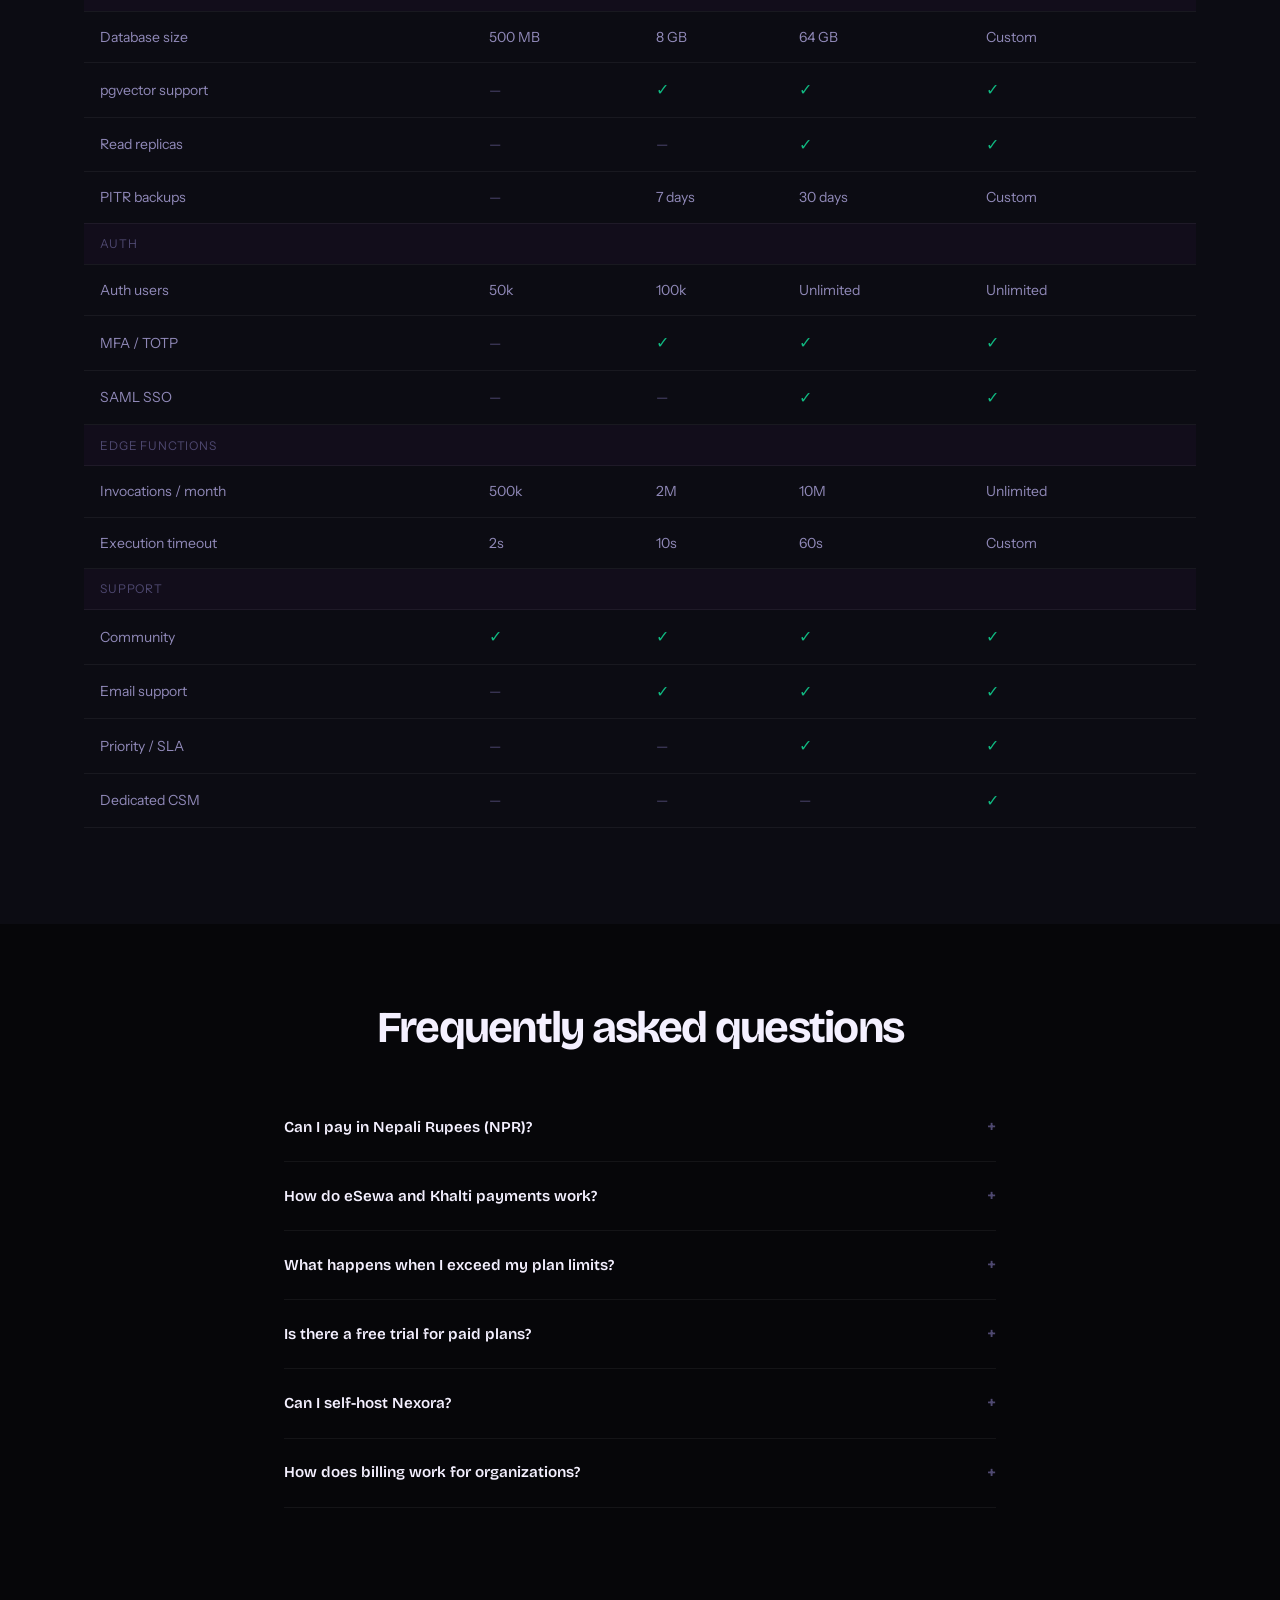
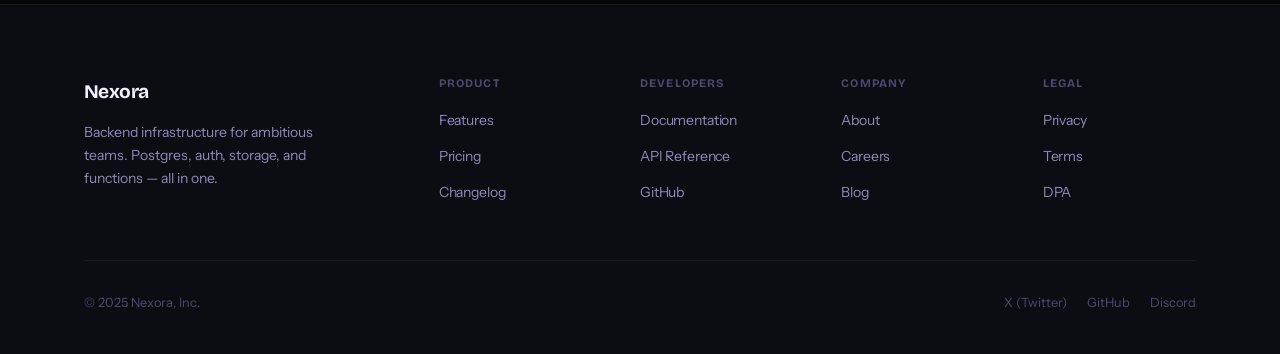
<file: pricing.html>
<!doctype html>
<html lang="en">
  <head>
    <meta charset="UTF-8" />
    <meta name="viewport" content="width=device-width, initial-scale=1.0" />
    <title>Pricing — Nexora</title>
    <link rel="stylesheet" href="style.css" />
    <style>
      /* ── PRICING GRID ── */
      .pricing-grid {
        display: grid;
        grid-template-columns: repeat(4, 1fr);
        gap: 1rem;
        align-items: start;
      }
      @media (max-width: 1100px) { .pricing-grid { grid-template-columns: 1fr 1fr; } }
      @media (max-width: 600px)  { .pricing-grid { grid-template-columns: 1fr; } }

      .pricing-card {
        background: var(--bg-card);
        border: 1px solid var(--border);
        border-radius: var(--radius-xl);
        padding: 2rem 1.75rem;
        display: flex;
        flex-direction: column;
        position: relative;
        transition: border-color 0.25s, box-shadow 0.25s, transform 0.25s;
      }
      .pricing-card:hover { border-color: var(--border-hover); transform: translateY(-3px); box-shadow: var(--shadow-lift); }
      .pricing-card.featured {
        background: linear-gradient(160deg, #130d28 0%, #0e0a1e 100%);
        border-color: rgba(124,58,237,0.45);
        box-shadow: 0 0 40px rgba(124,58,237,0.12), var(--shadow-card);
      }
      .pricing-card.enterprise-card {
        background: linear-gradient(160deg, #0a1a14 0%, #070f0d 100%);
        border-color: rgba(16,185,129,0.3);
      }

      .price-amount { font-family: var(--font-display); font-size: 2.75rem; font-weight: 800; color: var(--text-primary); letter-spacing: -0.06em; line-height: 1; margin: 0.5rem 0 0.2rem; }
      .price-period { font-size: 0.78rem; color: var(--text-muted); }
      .price-npr { font-size: 0.8rem; color: var(--accent-light); font-weight: 500; opacity: 0.85; margin-top: 0.2rem; }

      .features-list { display: flex; flex-direction: column; gap: 0.55rem; margin: 1.5rem 0; flex: 1; }
      .feature-section-label {
        font-size: 0.65rem; font-weight: 700; letter-spacing: 0.12em; text-transform: uppercase;
        color: var(--text-muted); margin-top: 0.75rem; margin-bottom: 0.1rem;
        padding-bottom: 0.4rem; border-bottom: 1px solid var(--border-subtle);
      }

      /* ── TOGGLE ── */
      .toggle-wrap { display: flex; align-items: center; gap: 0.75rem; justify-content: center; margin-bottom: 3rem; }
      .toggle-label { font-size: 0.875rem; color: var(--text-secondary); transition: color 0.2s; }
      .toggle-label.active { color: var(--text-primary); font-weight: 500; }
      .toggle { width: 44px; height: 24px; background: var(--accent); border-radius: 999px; position: relative; cursor: pointer; transition: background 0.2s; }
      .toggle-knob { position: absolute; top: 3px; left: 3px; width: 18px; height: 18px; border-radius: 50%; background: #fff; transition: transform 0.22s cubic-bezier(0.34,1.56,0.64,1); }
      .save-badge { background: var(--green-dim); color: var(--green); border: 1px solid rgba(34,214,138,0.2); font-size: 0.7rem; font-weight: 600; padding: 0.15rem 0.55rem; border-radius: 999px; letter-spacing: 0.04em; }

      /* ── FEATURE HIGHLIGHT PILLS ── */
      .plan-highlights { display: flex; flex-wrap: wrap; gap: 0.4rem; margin: 0.75rem 0; }
      .plan-highlight { font-size: 0.7rem; padding: 0.2rem 0.6rem; border-radius: 999px; font-weight: 500; }
      .hl-purple { background: rgba(124,58,237,0.12); color: var(--accent-light); border: 1px solid rgba(124,58,237,0.22); }
      .hl-green  { background: rgba(16,185,129,0.1);  color: var(--green);        border: 1px solid rgba(16,185,129,0.2); }
      .hl-amber  { background: rgba(245,158,11,0.1);  color: var(--amber);        border: 1px solid rgba(245,158,11,0.2); }
      .hl-teal   { background: rgba(45,212,191,0.1);  color: var(--teal);         border: 1px solid rgba(45,212,191,0.2); }

      /* ── COMPARE TABLE ── */
      .compare-table-wrap { overflow-x: auto; }
      .compare-table { min-width: 700px; }
      .compare-table .check { color: var(--green); font-size: 1rem; }
      .compare-table .dash  { color: var(--text-muted); }
      .compare-table th:first-child { width: 35%; }

      /* ── FAQ ── */
      .faq-item { border-bottom: 1px solid var(--border-subtle); padding: 1.25rem 0; }
      .faq-q { font-family: var(--font-display); font-weight: 600; font-size: 0.95rem; color: var(--text-primary); cursor: pointer; display: flex; justify-content: space-between; align-items: center; gap: 1rem; }
      .faq-q .faq-icon { flex-shrink: 0; transition: transform 0.2s; font-size: 1.1rem; color: var(--text-muted); }
      .faq-q.open .faq-icon { transform: rotate(45deg); color: var(--accent-light); }
      .faq-a { color: var(--text-secondary); font-size: 0.875rem; margin-top: 0.75rem; line-height: 1.7; display: none; }
      .faq-item.open .faq-a { display: block; }

      /* ── PAYMENT MODAL ── */
      .modal-overlay {
        position: fixed; inset: 0; z-index: 900;
        background: rgba(4,4,10,0.85);
        backdrop-filter: blur(16px) saturate(1.2);
        display: flex; align-items: center; justify-content: center;
        padding: 1.5rem;
        opacity: 0; pointer-events: none;
        transition: opacity 0.25s;
      }
      .modal-overlay.open { opacity: 1; pointer-events: all; }

      .modal {
        background: var(--bg-card);
        border: 1px solid var(--border-hover);
        border-radius: var(--radius-xl);
        width: 100%; max-width: 460px;
        box-shadow: 0 30px 80px rgba(0,0,0,0.6), 0 0 0 1px rgba(124,58,237,0.12);
        transform: scale(0.96) translateY(10px);
        transition: transform 0.3s cubic-bezier(0.34,1.56,0.64,1), opacity 0.25s;
        opacity: 0;
        max-height: 90vh;
        overflow-y: auto;
      }
      .modal-overlay.open .modal { transform: scale(1) translateY(0); opacity: 1; }

      .modal-header {
        padding: 1.75rem 1.75rem 0;
        display: flex; justify-content: space-between; align-items: flex-start;
      }
      .modal-close {
        width: 32px; height: 32px; border-radius: 50%;
        background: rgba(255,255,255,0.05); border: 1px solid var(--border-subtle);
        display: flex; align-items: center; justify-content: center;
        cursor: pointer; color: var(--text-muted); font-size: 1rem;
        transition: all 0.2s; flex-shrink: 0;
      }
      .modal-close:hover { background: rgba(255,255,255,0.1); color: var(--text-primary); }

      .modal-plan-tag {
        display: inline-flex; align-items: center; gap: 0.4rem;
        font-size: 0.7rem; font-weight: 600; letter-spacing: 0.1em; text-transform: uppercase;
        color: var(--accent-light); background: rgba(167,139,250,0.08);
        border: 1px solid rgba(167,139,250,0.18); padding: 0.3rem 0.85rem; border-radius: 999px;
        margin-bottom: 0.6rem;
      }
      .modal-title { font-family: var(--font-display); font-size: 1.4rem; font-weight: 800; color: var(--text-primary); letter-spacing: -0.04em; }
      .modal-price-row { display: flex; align-items: baseline; gap: 0.5rem; margin-top: 0.4rem; }
      .modal-price { font-family: var(--font-display); font-size: 2rem; font-weight: 800; color: var(--text-primary); }
      .modal-price-sub { font-size: 0.8rem; color: var(--text-muted); }
      .modal-price-npr-badge {
        display: inline-flex; align-items: center;
        background: rgba(167,139,250,0.1); border: 1px solid rgba(167,139,250,0.18);
        border-radius: var(--radius-sm); padding: 0.2rem 0.55rem;
        font-size: 0.75rem; color: var(--accent-light); font-weight: 600; margin-top: 0.35rem;
      }

      .modal-body { padding: 1.5rem 1.75rem 1.75rem; }

      /* Payment method selector */
      .payment-methods { display: grid; grid-template-columns: 1fr 1fr; gap: 0.75rem; margin-bottom: 1.5rem; }
      .pay-method {
        border: 2px solid var(--border);
        border-radius: var(--radius-lg);
        padding: 1rem;
        cursor: pointer;
        transition: all 0.2s;
        display: flex; flex-direction: column; align-items: center; gap: 0.5rem;
        background: var(--bg-elevated);
        position: relative;
        overflow: hidden;
      }
      .pay-method:hover { border-color: var(--border-hover); }
      .pay-method.selected { border-color: transparent; }
      .pay-method.selected::before {
        content: ''; position: absolute; inset: 0;
        border-radius: var(--radius-lg);
        border: 2px solid transparent;
        background: var(--method-color, var(--accent)) border-box;
        -webkit-mask: linear-gradient(#fff 0 0) padding-box, linear-gradient(#fff 0 0);
        -webkit-mask-composite: destination-out; mask-composite: exclude;
      }
      .pay-method.selected { background: var(--method-bg, rgba(124,58,237,0.08)); }

      .pay-method-logo {
        width: 56px; height: 28px;
        border-radius: 6px;
        display: flex; align-items: center; justify-content: center;
        font-weight: 800; font-size: 0.8rem;
        letter-spacing: -0.02em;
      }
      .logo-esewa { background: #60BB46; color: #fff; }
      .logo-khalti { background: #5C2D91; color: #fff; }

      .pay-method-name { font-size: 0.78rem; font-weight: 600; color: var(--text-secondary); }
      .pay-method-badge { font-size: 0.65rem; color: var(--text-muted); }
      .check-mark {
        position: absolute; top: 0.5rem; right: 0.5rem;
        width: 18px; height: 18px; border-radius: 50%;
        background: var(--method-color, var(--accent));
        display: none; align-items: center; justify-content: center;
        font-size: 0.6rem; color: #fff;
      }
      .pay-method.selected .check-mark { display: flex; }

      /* esewa colors */
      .pay-method[data-method="esewa"] { --method-color: #60BB46; --method-bg: rgba(96,187,70,0.06); }
      /* khalti colors */
      .pay-method[data-method="khalti"] { --method-color: #5C2D91; --method-bg: rgba(92,45,145,0.08); }

      .modal-divider { height: 1px; background: var(--border-subtle); margin: 1.25rem 0; }

      /* Phone/ID input area */
      .payment-form { display: flex; flex-direction: column; gap: 0.85rem; }
      .pay-input-group { display: flex; flex-direction: column; gap: 0.4rem; }
      .pay-label { font-size: 0.78rem; font-weight: 500; color: var(--text-secondary); }
      .pay-input {
        background: var(--bg-input); border: 1px solid var(--border);
        border-radius: var(--radius-md); padding: 0.7rem 1rem;
        color: var(--text-primary); font-family: var(--font-body); font-size: 0.9rem;
        outline: none; transition: border-color 0.2s, box-shadow 0.2s; width: 100%;
      }
      .pay-input:focus { border-color: var(--accent); box-shadow: 0 0 0 3px rgba(124,58,237,0.12); }
      .pay-input::placeholder { color: var(--text-muted); }

      .otp-wrap { display: flex; gap: 0.5rem; align-items: center; }
      .otp-wrap .pay-input { flex: 1; }
      .send-otp-btn {
        white-space: nowrap; font-size: 0.78rem; font-weight: 600;
        padding: 0.7rem 1rem; border-radius: var(--radius-md);
        border: 1px solid var(--border-strong); background: rgba(255,255,255,0.05);
        color: var(--text-primary); cursor: pointer; transition: all 0.2s;
        flex-shrink: 0;
      }
      .send-otp-btn:hover { background: rgba(255,255,255,0.09); }
      .send-otp-btn:disabled { opacity: 0.5; cursor: not-allowed; }

      /* Order summary */
      .order-summary {
        background: var(--bg-elevated); border: 1px solid var(--border-subtle);
        border-radius: var(--radius-lg); padding: 1rem 1.25rem; margin-bottom: 1.25rem;
      }
      .order-row { display: flex; justify-content: space-between; align-items: center; font-size: 0.825rem; padding: 0.3rem 0; }
      .order-row .label { color: var(--text-secondary); }
      .order-row .value { color: var(--text-primary); font-weight: 500; }
      .order-row.total { border-top: 1px solid var(--border-subtle); margin-top: 0.5rem; padding-top: 0.75rem; }
      .order-row.total .label { font-weight: 600; color: var(--text-primary); }
      .order-row.total .value { font-size: 1.05rem; font-weight: 700; color: var(--accent-light); }

      /* Pay button */
      .pay-btn {
        width: 100%; padding: 0.9rem; border: none; border-radius: var(--radius-lg);
        font-family: var(--font-display); font-size: 1rem; font-weight: 700;
        cursor: pointer; transition: all 0.25s cubic-bezier(0.34,1.56,0.64,1);
        letter-spacing: -0.02em; margin-top: 0.5rem;
        display: flex; align-items: center; justify-content: center; gap: 0.6rem;
      }
      .pay-btn.esewa-btn { background: linear-gradient(135deg, #4caf3f, #72d060); color: #fff; box-shadow: 0 4px 20px rgba(96,187,70,0.3); }
      .pay-btn.khalti-btn { background: linear-gradient(135deg, #4a2275, #7b3fc4); color: #fff; box-shadow: 0 4px 20px rgba(92,45,145,0.35); }
      .pay-btn:hover { transform: translateY(-2px); filter: brightness(1.08); }
      .pay-btn:active { transform: translateY(0); }
      .pay-btn:disabled { opacity: 0.6; cursor: not-allowed; transform: none; }

      /* Step system */
      .step { display: none; }
      .step.active { display: block; }

      /* Success state */
      .success-icon {
        width: 72px; height: 72px; border-radius: 50%; margin: 0 auto 1.25rem;
        display: flex; align-items: center; justify-content: center;
        font-size: 2rem;
      }
      .success-icon.green { background: rgba(16,185,129,0.1); border: 2px solid rgba(16,185,129,0.25); }
      .confetti-dot {
        position: absolute; width: 6px; height: 6px; border-radius: 50%;
        animation: confettiFall 1s ease-out forwards;
        pointer-events: none;
      }
      @keyframes confettiFall {
        0% { opacity: 1; transform: translateY(0) rotate(0deg); }
        100% { opacity: 0; transform: translateY(60px) rotate(360deg); }
      }

      /* Progress steps indicator */
      .step-indicator {
        display: flex; align-items: center; gap: 0; margin-bottom: 1.5rem;
      }
      .step-dot {
        width: 28px; height: 28px; border-radius: 50%; border: 2px solid var(--border);
        display: flex; align-items: center; justify-content: center;
        font-size: 0.7rem; font-weight: 700; color: var(--text-muted);
        flex-shrink: 0; background: var(--bg-elevated); transition: all 0.3s;
      }
      .step-dot.active { border-color: var(--accent); color: var(--accent-light); background: rgba(124,58,237,0.1); }
      .step-dot.done { border-color: var(--green); background: var(--green); color: #fff; }
      .step-line { flex: 1; height: 2px; background: var(--border-subtle); transition: background 0.3s; }
      .step-line.done { background: var(--green); }
      .step-label-row { display: flex; justify-content: space-between; margin-bottom: 1.25rem; margin-top: -0.75rem; }
      .step-label { font-size: 0.65rem; color: var(--text-muted); text-align: center; width: 28px; }

      /* eSewa/Khalti UI screens */
      .gateway-screen {
        background: var(--bg-elevated); border: 1px solid var(--border-subtle);
        border-radius: var(--radius-lg); padding: 1.25rem; margin-bottom: 1rem;
        position: relative; overflow: hidden;
      }
      .gateway-header {
        display: flex; align-items: center; gap: 0.75rem; padding-bottom: 0.75rem;
        border-bottom: 1px solid var(--border-subtle); margin-bottom: 1rem;
      }
      .gateway-logo-big { width: 40px; height: 40px; border-radius: 10px; display: flex; align-items: center; justify-content: center; font-weight: 900; font-size: 0.75rem; flex-shrink: 0; }
      .gateway-logo-big.esewa { background: linear-gradient(135deg,#4caf3f,#72d060); color:#fff; }
      .gateway-logo-big.khalti { background: linear-gradient(135deg,#4a2275,#7b3fc4); color:#fff; }
      .gateway-name { font-family: var(--font-display); font-weight: 700; font-size: 0.95rem; color: var(--text-primary); }
      .gateway-sub { font-size: 0.75rem; color: var(--text-muted); }

      .secure-badge {
        position: absolute; top: 1rem; right: 1rem;
        display: flex; align-items: center; gap: 0.3rem;
        font-size: 0.65rem; color: var(--green); font-weight: 500;
      }

      /* plan features pop */
      .plan-features-mini {
        display: grid; grid-template-columns: 1fr 1fr;
        gap: 0.4rem 0.75rem; margin: 1rem 0;
      }
      .pfm-item { display: flex; align-items: center; gap: 0.35rem; font-size: 0.75rem; color: var(--text-secondary); }
      .pfm-icon { color: var(--green); flex-shrink: 0; }

      /* compare table */
      .compare-table .check { color: var(--green); }
      .compare-table .dash { color: var(--text-muted); }

      /* toast */
      .toast {
        position: fixed; bottom: 2rem; right: 2rem; z-index: 9999;
        background: var(--bg-elevated); border: 1px solid var(--border-hover);
        border-radius: var(--radius-lg); padding: 1rem 1.25rem;
        display: flex; align-items: center; gap: 0.75rem;
        box-shadow: 0 8px 32px rgba(0,0,0,0.4);
        transform: translateY(20px); opacity: 0;
        transition: all 0.3s cubic-bezier(0.34,1.56,0.64,1);
        pointer-events: none;
      }
      .toast.show { transform: translateY(0); opacity: 1; pointer-events: all; }
      .toast-icon { font-size: 1.25rem; }
      .toast-text { font-size: 0.875rem; color: var(--text-primary); font-weight: 500; }
      .toast-sub { font-size: 0.75rem; color: var(--text-muted); }
    </style>
  </head>
  <body>

    <!-- ── NAV ── -->
    <nav>
      <a href="index.html" class="nav-logo">
        <img src="./logo.png" alt="" width="55" height="40" />
        <span class="nav-logo-text">Nexora</span>
      </a>
      <ul class="nav-links">
        <li><a href="index.html">Home</a></li>
        <li><a href="features.html">Features</a></li>
        <li><a href="pricing.html" class="active">Pricing</a></li>
        <li><a href="docs.html">Docs</a></li>
        <li><a href="blog.html">Blog</a></li>
        <li><a href="changelog.html">Changelog</a></li>
      </ul>
      <div class="nav-actions">
        <a href="login.html" class="btn btn-ghost">Sign in</a>
        <a href="dashboard.html" class="btn btn-primary">Start for free</a>
      </div>
    </nav>

    <!-- ── HERO ── -->
    <section class="section" style="padding-top:8rem; text-align:center;">
      <div class="container-sm">
        <span class="label-tag">Pricing</span>
        <h1 class="display-title" style="font-size:clamp(2rem,5vw,3.25rem);">Simple, transparent pricing</h1>
        <p class="section-subtitle">Start free. Scale as you grow. Pay with eSewa or Khalti.</p>
        <div style="display:flex; align-items:center; justify-content:center; gap:0.75rem; margin-top:1.25rem;">
          <span style="font-size:0.78rem; color:var(--text-muted);">Accepted payments:</span>
          <span style="background:#60BB46; color:#fff; font-size:0.7rem; font-weight:800; padding:0.25rem 0.7rem; border-radius:6px; letter-spacing:-0.01em;">eSewa</span>
          <span style="background:#5C2D91; color:#fff; font-size:0.7rem; font-weight:800; padding:0.25rem 0.7rem; border-radius:6px; letter-spacing:-0.01em;">Khalti</span>
        </div>
      </div>
    </section>

    <!-- ── BILLING TOGGLE ── -->
    <div class="toggle-wrap">
      <span class="toggle-label active" id="monthly-label">Monthly</span>
      <div class="toggle" id="billing-toggle" onclick="toggleBilling()">
        <div class="toggle-knob" id="toggle-knob"></div>
      </div>
      <span class="toggle-label" id="annual-label">Annual <span class="save-badge">Save 20%</span></span>
    </div>

    <!-- ── PRICING CARDS ── -->
    <section style="padding-bottom:5rem;">
      <div class="container">
        <div class="pricing-grid">

          <!-- Free -->
          <div class="pricing-card">
            <div style="margin-bottom:1.5rem;">
              <span class="badge badge-purple" style="margin-bottom:0.75rem;">Free</span>
              <div class="price-amount" id="free-price">$0</div>
              <div class="price-period">forever</div>
              <div class="price-npr" id="free-npr">NPR 0</div>
            </div>
            <div class="plan-highlights">
              <span class="plan-highlight hl-purple">No credit card</span>
              <span class="plan-highlight hl-purple">Instant setup</span>
            </div>
            <div class="features-list">
              <div class="feature-section-label">Database</div>
              <div class="feature-check">500MB Postgres database</div>
              <div class="feature-check">Auto REST + GraphQL API</div>
              <div class="feature-section-label">Platform</div>
              <div class="feature-check">1GB bandwidth / mo</div>
              <div class="feature-check">50MB file storage</div>
              <div class="feature-check">50k auth users</div>
              <div class="feature-check">500k edge invocations</div>
              <div class="feature-section-label">Support</div>
              <div class="feature-check">Community support</div>
              <div class="feature-cross">Custom domains</div>
              <div class="feature-cross">Daily backups</div>
              <div class="feature-cross">Priority support</div>
            </div>
            <a href="signup.html" class="btn btn-outline" style="margin-top:auto; width:100%; justify-content:center;">Get started free</a>
          </div>

          <!-- Pro -->
          <div class="pricing-card featured">
            <div style="position:absolute; top:-13px; left:50%; transform:translateX(-50%);">
              <span class="badge badge-purple" style="font-size:0.7rem; padding:0.3rem 0.9rem;">Most popular</span>
            </div>
            <div style="margin-bottom:1.5rem;">
              <span class="badge badge-purple" style="margin-bottom:0.75rem;">Pro</span>
              <div class="price-amount" id="pro-price">$25</div>
              <div class="price-period">per project / month</div>
              <div class="price-npr" id="pro-npr">≈ NPR 3,325 / mo</div>
            </div>
            <div class="plan-highlights">
              <span class="plan-highlight hl-purple">14-day free trial</span>
              <span class="plan-highlight hl-purple">Custom domain</span>
            </div>
            <div class="features-list">
              <div class="feature-section-label">Database</div>
              <div class="feature-check">8GB Postgres database</div>
              <div class="feature-check">Point-in-time recovery</div>
              <div class="feature-check">pgvector + PostGIS</div>
              <div class="feature-section-label">Platform</div>
              <div class="feature-check">50GB bandwidth / mo</div>
              <div class="feature-check">100GB file storage</div>
              <div class="feature-check">100k auth users</div>
              <div class="feature-check">2M edge invocations</div>
              <div class="feature-section-label">Support & Security</div>
              <div class="feature-check">Custom domains ✓</div>
              <div class="feature-check">Daily backups (7 days)</div>
              <div class="feature-check">Email support</div>
              <div class="feature-cross">Priority SLA</div>
            </div>
            <button class="btn btn-primary" onclick="openPayment('pro')" style="margin-top:auto; width:100%; justify-content:center;">
              Start Pro →
            </button>
          </div>

          <!-- Team -->
          <div class="pricing-card">
            <div style="margin-bottom:1.5rem;">
              <span class="badge badge-amber" style="margin-bottom:0.75rem;">Team</span>
              <div class="price-amount" id="team-price">$599</div>
              <div class="price-period">per month</div>
              <div class="price-npr" id="team-npr">≈ NPR 79,667 / mo</div>
            </div>
            <div class="plan-highlights">
              <span class="plan-highlight hl-amber">30-day trial</span>
              <span class="plan-highlight hl-amber">Read replicas</span>
              <span class="plan-highlight hl-amber">SSO / SAML</span>
            </div>
            <div class="features-list">
              <div class="feature-section-label">Database</div>
              <div class="feature-check">64GB Postgres (dedicated)</div>
              <div class="feature-check">Read replicas (2nd region)</div>
              <div class="feature-check">30-day backups (PITR)</div>
              <div class="feature-section-label">Platform</div>
              <div class="feature-check">500GB bandwidth / mo</div>
              <div class="feature-check">1TB file storage</div>
              <div class="feature-check">Unlimited auth users</div>
              <div class="feature-check">10M edge invocations</div>
              <div class="feature-section-label">Support & Security</div>
              <div class="feature-check">SAML SSO</div>
              <div class="feature-check">Priority support + SLA</div>
              <div class="feature-check">Audit logs</div>
              <div class="feature-cross">Dedicated CSM</div>
            </div>
            <button class="btn btn-outline" onclick="openPayment('team')" style="margin-top:auto; width:100%; justify-content:center;">
              Start Team →
            </button>
          </div>

          <!-- Enterprise -->
          <div class="pricing-card enterprise-card">
            <div style="margin-bottom:1.5rem;">
              <span class="badge badge-green" style="margin-bottom:0.75rem;">Enterprise</span>
              <div class="price-amount" style="font-size:2rem;">Custom</div>
              <div class="price-period">tailored to you</div>
              <div class="price-npr" style="color:var(--green);">Contact for NPR pricing</div>
            </div>
            <div class="plan-highlights">
              <span class="plan-highlight hl-green">Dedicated CSM</span>
              <span class="plan-highlight hl-green">Custom SLA</span>
              <span class="plan-highlight hl-teal">On-prem option</span>
            </div>
            <div class="features-list">
              <div class="feature-section-label">Database</div>
              <div class="feature-check">Custom Postgres cluster size</div>
              <div class="feature-check">Multi-region active-active</div>
              <div class="feature-check">99.99% uptime SLA</div>
              <div class="feature-section-label">Platform</div>
              <div class="feature-check">Unlimited bandwidth</div>
              <div class="feature-check">Unlimited storage</div>
              <div class="feature-check">Unlimited edge invocations</div>
              <div class="feature-section-label">Support & Security</div>
              <div class="feature-check">Dedicated CSM</div>
              <div class="feature-check">24/7 Slack support</div>
              <div class="feature-check">Custom security review</div>
              <div class="feature-check">On-premise / VPC option</div>
            </div>
            <button class="btn btn-outline" onclick="openPayment('enterprise')" style="margin-top:auto; width:100%; justify-content:center; border-color:rgba(16,185,129,0.3); color:var(--green);">
              Contact Sales →
            </button>
          </div>

        </div>
      </div>
    </section>

    <!-- ── COMPARE TABLE ── -->
    <section class="section" style="padding-top:0; background:var(--bg-surface);">
      <div class="container">
        <div style="text-align:center; margin-bottom:3rem;">
          <h2 class="section-title">Compare plans</h2>
        </div>
        <div class="compare-table-wrap">
          <table class="compare-table">
            <thead>
              <tr>
                <th></th>
                <th>Free</th><th>Pro</th><th>Team</th><th>Enterprise</th>
              </tr>
            </thead>
            <tbody>
              <tr><td colspan="5" style="background:rgba(142,45,226,0.04); color:var(--text-muted); font-size:0.75rem; letter-spacing:0.07em; text-transform:uppercase; padding:0.65rem 1rem;">Database</td></tr>
              <tr><td>Database size</td><td>500 MB</td><td>8 GB</td><td>64 GB</td><td>Custom</td></tr>
              <tr><td>pgvector support</td><td class="dash">—</td><td class="check">✓</td><td class="check">✓</td><td class="check">✓</td></tr>
              <tr><td>Read replicas</td><td class="dash">—</td><td class="dash">—</td><td class="check">✓</td><td class="check">✓</td></tr>
              <tr><td>PITR backups</td><td class="dash">—</td><td>7 days</td><td>30 days</td><td>Custom</td></tr>
              <tr><td colspan="5" style="background:rgba(142,45,226,0.04); color:var(--text-muted); font-size:0.75rem; letter-spacing:0.07em; text-transform:uppercase; padding:0.65rem 1rem;">Auth</td></tr>
              <tr><td>Auth users</td><td>50k</td><td>100k</td><td>Unlimited</td><td>Unlimited</td></tr>
              <tr><td>MFA / TOTP</td><td class="dash">—</td><td class="check">✓</td><td class="check">✓</td><td class="check">✓</td></tr>
              <tr><td>SAML SSO</td><td class="dash">—</td><td class="dash">—</td><td class="check">✓</td><td class="check">✓</td></tr>
              <tr><td colspan="5" style="background:rgba(142,45,226,0.04); color:var(--text-muted); font-size:0.75rem; letter-spacing:0.07em; text-transform:uppercase; padding:0.65rem 1rem;">Edge Functions</td></tr>
              <tr><td>Invocations / month</td><td>500k</td><td>2M</td><td>10M</td><td>Unlimited</td></tr>
              <tr><td>Execution timeout</td><td>2s</td><td>10s</td><td>60s</td><td>Custom</td></tr>
              <tr><td colspan="5" style="background:rgba(142,45,226,0.04); color:var(--text-muted); font-size:0.75rem; letter-spacing:0.07em; text-transform:uppercase; padding:0.65rem 1rem;">Support</td></tr>
              <tr><td>Community</td><td class="check">✓</td><td class="check">✓</td><td class="check">✓</td><td class="check">✓</td></tr>
              <tr><td>Email support</td><td class="dash">—</td><td class="check">✓</td><td class="check">✓</td><td class="check">✓</td></tr>
              <tr><td>Priority / SLA</td><td class="dash">—</td><td class="dash">—</td><td class="check">✓</td><td class="check">✓</td></tr>
              <tr><td>Dedicated CSM</td><td class="dash">—</td><td class="dash">—</td><td class="dash">—</td><td class="check">✓</td></tr>
            </tbody>
          </table>
        </div>
      </div>
    </section>

    <!-- ── FAQ ── -->
    <section class="section" style="padding-top:5rem;">
      <div class="container-sm">
        <h2 class="section-title" style="text-align:center; margin-bottom:2.5rem;">Frequently asked questions</h2>

        <div class="faq-item">
          <div class="faq-q" onclick="toggleFaq(this)">Can I pay in Nepali Rupees (NPR)? <span class="faq-icon">+</span></div>
          <div class="faq-a">Yes! We accept payments via eSewa and Khalti, Nepal's most popular digital wallets. All prices displayed in NPR use the current USD/NPR exchange rate (~133 NPR per USD). You'll see the exact NPR amount before confirming payment.</div>
        </div>
        <div class="faq-item">
          <div class="faq-q" onclick="toggleFaq(this)">How do eSewa and Khalti payments work? <span class="faq-icon">+</span></div>
          <div class="faq-a">After selecting your plan, choose eSewa or Khalti as your payment method. Enter your registered mobile number, receive an OTP, and confirm. The amount is debited from your digital wallet. You'll receive a payment confirmation email and your subscription activates instantly.</div>
        </div>
        <div class="faq-item">
          <div class="faq-q" onclick="toggleFaq(this)">What happens when I exceed my plan limits? <span class="faq-icon">+</span></div>
          <div class="faq-a">On the free tier, services will be paused until the next billing cycle. On paid plans, you'll get usage-based overages charged at transparent per-unit rates. We'll notify you before you're charged.</div>
        </div>
        <div class="faq-item">
          <div class="faq-q" onclick="toggleFaq(this)">Is there a free trial for paid plans? <span class="faq-icon">+</span></div>
          <div class="faq-a">Pro projects come with a 14-day trial. No payment required to start. Team plans include a 30-day trial when initiated from a Pro project.</div>
        </div>
        <div class="faq-item">
          <div class="faq-q" onclick="toggleFaq(this)">Can I self-host Nexora? <span class="faq-icon">+</span></div>
          <div class="faq-a">Yes. Nexora is 100% open source under the Apache 2.0 license. You can deploy the full stack with Docker Compose or our Helm chart for Kubernetes. The community edition has no feature restrictions.</div>
        </div>
        <div class="faq-item">
          <div class="faq-q" onclick="toggleFaq(this)">How does billing work for organizations? <span class="faq-icon">+</span></div>
          <div class="faq-a">Billing is per-project on Free and Pro. Team plan is a flat monthly fee per organization, covering all projects. Enterprise is custom. All plans support annual billing with a 20% discount.</div>
        </div>
      </div>
    </section>

    <!-- ── FOOTER ── -->
    <footer>
      <div class="container">
        <div class="footer-grid">
          <div class="footer-brand">
            <a href="index.html" class="nav-logo" style="display:inline-flex;"><span class="nav-logo-text">Nexora</span></a>
            <p>Backend infrastructure for ambitious teams. Postgres, auth, storage, and functions — all in one.</p>
          </div>
          <div class="footer-col"><h4>Product</h4><ul><li><a href="features.html">Features</a></li><li><a href="pricing.html">Pricing</a></li><li><a href="changelog.html">Changelog</a></li></ul></div>
          <div class="footer-col"><h4>Developers</h4><ul><li><a href="docs.html">Documentation</a></li><li><a href="#">API Reference</a></li><li><a href="#">GitHub</a></li></ul></div>
          <div class="footer-col"><h4>Company</h4><ul><li><a href="#">About</a></li><li><a href="#">Careers</a></li><li><a href="blog.html">Blog</a></li></ul></div>
          <div class="footer-col"><h4>Legal</h4><ul><li><a href="#">Privacy</a></li><li><a href="#">Terms</a></li><li><a href="#">DPA</a></li></ul></div>
        </div>
        <div class="footer-bottom">
          <span>© 2025 Nexora, Inc.</span>
          <div style="display:flex; gap:1.25rem;">
            <a href="#" style="color:var(--text-muted); text-decoration:none;">X (Twitter)</a>
            <a href="#" style="color:var(--text-muted); text-decoration:none;">GitHub</a>
            <a href="#" style="color:var(--text-muted); text-decoration:none;">Discord</a>
          </div>
        </div>
      </div>
    </footer>


    <!-- ═══════════════════════════════════════════════ -->
    <!-- PAYMENT MODAL -->
    <!-- ═══════════════════════════════════════════════ -->
    <div class="modal-overlay" id="payment-modal" onclick="handleOverlayClick(event)">
      <div class="modal" id="modal-box">

        <!-- STEP 1: Choose method -->
        <div class="step active" id="step-1">
          <div class="modal-header">
            <div>
              <div class="modal-plan-tag" id="modal-plan-tag">Pro Plan</div>
              <div class="modal-title">Complete your purchase</div>
              <div class="modal-price-row">
                <div class="modal-price" id="modal-price">$25</div>
                <div class="modal-price-sub" id="modal-price-sub">/month</div>
              </div>
              <div class="modal-price-npr-badge" id="modal-price-npr">≈ NPR 3,325 / month</div>
            </div>
            <button class="modal-close" onclick="closePayment()">✕</button>
          </div>

          <div class="modal-body">
            <!-- Plan mini features -->
            <div class="plan-features-mini" id="plan-features-mini">
              <div class="pfm-item"><span class="pfm-icon">✓</span> 8GB database</div>
              <div class="pfm-item"><span class="pfm-icon">✓</span> 50GB bandwidth</div>
              <div class="pfm-item"><span class="pfm-icon">✓</span> 2M edge invocations</div>
              <div class="pfm-item"><span class="pfm-icon">✓</span> Custom domains</div>
            </div>

            <div class="modal-divider"></div>
            <p style="font-size:0.8rem; color:var(--text-muted); margin-bottom:0.75rem; font-weight:600; letter-spacing:0.05em; text-transform:uppercase;">Choose payment method</p>

            <div class="payment-methods">
              <div class="pay-method" data-method="esewa" onclick="selectMethod('esewa')" id="method-esewa">
                <span class="check-mark">✓</span>
                <div class="pay-method-logo logo-esewa">eSewa</div>
                <div class="pay-method-name">eSewa</div>
                <div class="pay-method-badge">Digital wallet</div>
              </div>
              <div class="pay-method" data-method="khalti" onclick="selectMethod('khalti')" id="method-khalti">
                <span class="check-mark">✓</span>
                <div class="pay-method-logo logo-khalti">Khalti</div>
                <div class="pay-method-name">Khalti</div>
                <div class="pay-method-badge">Digital wallet</div>
              </div>
            </div>

            <button class="btn btn-primary" style="width:100%; justify-content:center; padding:0.85rem;" onclick="proceedToPayment()" id="proceed-btn" disabled>
              Continue →
            </button>
            <p style="text-align:center; font-size:0.72rem; color:var(--text-muted); margin-top:0.75rem;">🔒 256-bit SSL encrypted · Demo only · No real charges</p>
          </div>
        </div>

        <!-- STEP 2: Enter details + OTP -->
        <div class="step" id="step-2">
          <div class="modal-header">
            <div>
              <div style="display:flex; align-items:center; gap:0.5rem; margin-bottom:0.5rem;">
                <button onclick="goToStep(1)" style="background:none; border:none; color:var(--text-muted); cursor:pointer; font-size:0.85rem; padding:0; display:flex; align-items:center; gap:0.3rem;">← Back</button>
              </div>
              <div class="modal-title" id="step2-title">Pay with eSewa</div>
            </div>
            <button class="modal-close" onclick="closePayment()">✕</button>
          </div>

          <div class="modal-body">
            <!-- Step indicator -->
            <div class="step-indicator">
              <div class="step-dot done">✓</div>
              <div class="step-line done"></div>
              <div class="step-dot active">2</div>
              <div class="step-line"></div>
              <div class="step-dot">3</div>
            </div>

            <!-- Gateway UI -->
            <div class="gateway-screen" id="gateway-ui">
              <div class="secure-badge">🔒 Secure</div>
              <div class="gateway-header">
                <div class="gateway-logo-big esewa" id="gw-logo">eSewa</div>
                <div>
                  <div class="gateway-name" id="gw-name">eSewa Payment</div>
                  <div class="gateway-sub">Connected to Nexora</div>
                </div>
              </div>

              <div class="payment-form">
                <div class="pay-input-group">
                  <label class="pay-label" id="gw-input-label">Registered mobile number</label>
                  <input class="pay-input" id="mobile-input" type="tel" placeholder="98XXXXXXXX" maxlength="10" />
                </div>
                <div class="pay-input-group">
                  <label class="pay-label">One-Time Password (OTP)</label>
                  <div class="otp-wrap">
                    <input class="pay-input" id="otp-input" type="text" placeholder="6-digit OTP" maxlength="6" />
                    <button class="send-otp-btn" id="otp-btn" onclick="sendOTP()">Send OTP</button>
                  </div>
                  <div id="otp-status" style="font-size:0.72rem; color:var(--green); display:none; margin-top:0.25rem;">✓ OTP sent to your number</div>
                </div>
              </div>
            </div>

            <!-- Order summary -->
            <div class="order-summary">
              <div class="order-row"><span class="label" id="sum-plan-name">Nexora Pro</span><span class="value" id="sum-plan-price">$25.00</span></div>
              <div class="order-row"><span class="label">Billing</span><span class="value" id="sum-billing">Monthly</span></div>
              <div class="order-row"><span class="label">Tax (VAT 13%)</span><span class="value" id="sum-tax">NPR 432</span></div>
              <div class="order-row total"><span class="label">Total today</span><span class="value" id="sum-total">NPR 3,757</span></div>
            </div>

            <button class="pay-btn esewa-btn" id="pay-btn" onclick="processPayment()">
              <span id="pay-btn-logo">💚</span>
              <span id="pay-btn-text">Pay NPR 3,757 via eSewa</span>
            </button>
            <p style="text-align:center; font-size:0.68rem; color:var(--text-muted); margin-top:0.6rem;">Demo only — no real payment is processed</p>
          </div>
        </div>

        <!-- STEP 3: Processing -->
        <div class="step" id="step-3">
          <div class="modal-body" style="text-align:center; padding:3rem 2rem;">
            <div style="font-size:3rem; margin-bottom:1.25rem; animation: spin 1s linear infinite;" id="processing-icon">⟳</div>
            <div style="font-family:var(--font-display); font-weight:700; font-size:1.1rem; color:var(--text-primary); margin-bottom:0.5rem;" id="processing-title">Processing payment…</div>
            <div style="font-size:0.825rem; color:var(--text-secondary);" id="processing-sub">Connecting to payment gateway</div>
            <div id="processing-steps" style="margin-top:1.5rem; display:flex; flex-direction:column; gap:0.5rem; text-align:left; max-width:260px; margin-left:auto; margin-right:auto;"></div>
          </div>
        </div>

        <!-- STEP 4: Success -->
        <div class="step" id="step-4">
          <div class="modal-body" style="text-align:center; padding:2.5rem 2rem; position:relative; overflow:hidden;">
            <div id="confetti-container"></div>
            <div class="success-icon green" style="margin:0 auto 1.25rem;">✓</div>
            <div style="font-family:var(--font-display); font-weight:800; font-size:1.4rem; color:var(--text-primary); margin-bottom:0.5rem; letter-spacing:-0.03em;">Payment successful! 🎉</div>
            <div style="font-size:0.875rem; color:var(--text-secondary); margin-bottom:1.75rem;" id="success-msg">Your Nexora Pro subscription is now active.</div>
            <div style="background:var(--bg-elevated); border:1px solid var(--border-subtle); border-radius:var(--radius-lg); padding:1rem 1.25rem; margin-bottom:1.5rem; text-align:left;">
              <div style="font-size:0.72rem; color:var(--text-muted); font-weight:600; letter-spacing:0.08em; text-transform:uppercase; margin-bottom:0.75rem;">Transaction details</div>
              <div class="order-row"><span class="label">Transaction ID</span><span class="value" id="txn-id" style="font-family:var(--font-mono); font-size:0.78rem;">NXR-2025-XXXXX</span></div>
              <div class="order-row"><span class="label">Payment via</span><span class="value" id="txn-method">eSewa</span></div>
              <div class="order-row"><span class="label">Amount paid</span><span class="value" id="txn-amount">NPR 3,757</span></div>
              <div class="order-row"><span class="label">Status</span><span class="value" style="color:var(--green);">Confirmed ✓</span></div>
            </div>
            <a href="dashboard.html" class="btn btn-primary" style="width:100%; justify-content:center; padding:0.9rem; font-size:1rem;">Go to Dashboard →</a>
            <button onclick="closePayment()" style="background:none; border:none; color:var(--text-muted); font-size:0.8rem; margin-top:1rem; cursor:pointer;">Close</button>
          </div>
        </div>

      </div><!-- /modal-box -->
    </div><!-- /modal-overlay -->

    <!-- Toast -->
    <div class="toast" id="toast">
      <span class="toast-icon" id="toast-icon">✓</span>
      <div>
        <div class="toast-text" id="toast-text">OTP Sent!</div>
        <div class="toast-sub" id="toast-sub">Check your mobile</div>
      </div>
    </div>

    <style>
      @keyframes spin { from { transform: rotate(0deg); } to { transform: rotate(360deg); } }
    </style>

    <script>
      // ─── STATE ─────────────────────────────────────────
      let annual = false;
      let selectedMethod = null;
      let currentPlan = null;
      let otpSent = false;
      let otpTimer = null;

      const USD_TO_NPR = 133;

      const plans = {
        pro: {
          name: 'Pro',
          badge: 'Pro Plan',
          priceUSD: { monthly: 25, annual: 20 },
          features: ['8GB database', '50GB bandwidth', '2M edge invocations', 'Custom domains'],
          summaryName: 'Nexora Pro',
        },
        team: {
          name: 'Team',
          badge: 'Team Plan',
          priceUSD: { monthly: 599, annual: 479 },
          features: ['64GB dedicated DB', 'Read replicas', '10M edge invocations', 'SAML SSO'],
          summaryName: 'Nexora Team',
        },
        enterprise: {
          name: 'Enterprise',
          badge: 'Enterprise Plan',
          priceUSD: { monthly: null, annual: null },
          features: ['Custom cluster', '24/7 Slack support', 'Dedicated CSM', 'On-prem option'],
          summaryName: 'Nexora Enterprise',
        },
      };

      // ─── BILLING TOGGLE ────────────────────────────────
      function toggleBilling() {
        annual = !annual;
        const toggle = document.getElementById('billing-toggle');
        const knob = document.getElementById('toggle-knob');
        toggle.style.background = annual ? 'var(--green)' : 'var(--accent)';
        knob.style.transform = annual ? 'translateX(20px)' : 'translateX(0)';
        document.getElementById('monthly-label').classList.toggle('active', !annual);
        document.getElementById('annual-label').classList.toggle('active', annual);

        const p = annual ? 1 : 0;
        document.getElementById('pro-price').textContent  = annual ? '$20' : '$25';
        document.getElementById('team-price').textContent = annual ? '$479' : '$599';
        document.getElementById('pro-npr').textContent    = annual ? '≈ NPR 2,660 / mo' : '≈ NPR 3,325 / mo';
        document.getElementById('team-npr').textContent   = annual ? '≈ NPR 63,707 / mo' : '≈ NPR 79,667 / mo';
      }

      // ─── OPEN / CLOSE MODAL ────────────────────────────
      function openPayment(plan) {
        currentPlan = plan;
        selectedMethod = null;
        goToStep(1);
        populateModal(plan);
        document.getElementById('payment-modal').classList.add('open');
        document.body.style.overflow = 'hidden';
      }

      function closePayment() {
        document.getElementById('payment-modal').classList.remove('open');
        document.body.style.overflow = '';
        // reset
        document.querySelectorAll('.pay-method').forEach(m => m.classList.remove('selected'));
        document.getElementById('proceed-btn').disabled = true;
        document.getElementById('mobile-input').value = '';
        document.getElementById('otp-input').value = '';
        document.getElementById('otp-status').style.display = 'none';
        otpSent = false;
        clearTimeout(otpTimer);
      }

      function handleOverlayClick(e) {
        if (e.target.id === 'payment-modal') closePayment();
      }

      function populateModal(planKey) {
        if (planKey === 'enterprise') {
          // redirect to sales CTA
          document.getElementById('modal-plan-tag').textContent = 'Enterprise Plan';
          document.getElementById('modal-title') && null;
          document.querySelector('#step-1 .modal-title').textContent = 'Talk to our team';
          document.getElementById('modal-price').textContent = 'Custom';
          document.getElementById('modal-price-sub').textContent = '';
          document.getElementById('modal-price-npr').textContent = 'Tailored NPR pricing available';
          document.getElementById('plan-features-mini').innerHTML = `
            <div class="pfm-item"><span class="pfm-icon">✓</span> Custom cluster size</div>
            <div class="pfm-item"><span class="pfm-icon">✓</span> 99.99% SLA</div>
            <div class="pfm-item"><span class="pfm-icon">✓</span> Dedicated CSM</div>
            <div class="pfm-item"><span class="pfm-icon">✓</span> On-prem option</div>
          `;
          return;
        }

        const plan = plans[planKey];
        const price = annual ? plan.priceUSD.annual : plan.priceUSD.monthly;
        const priceNPR = Math.round(price * USD_TO_NPR);
        const billing = annual ? 'Annually' : 'Monthly';

        document.getElementById('modal-plan-tag').textContent = plan.badge;
        document.querySelector('#step-1 .modal-title').textContent = 'Complete your purchase';
        document.getElementById('modal-price').textContent = `$${price}`;
        document.getElementById('modal-price-sub').textContent = annual ? '/month (billed annually)' : '/month';
        document.getElementById('modal-price-npr').textContent = `≈ NPR ${priceNPR.toLocaleString()} / month`;
        document.getElementById('plan-features-mini').innerHTML = plan.features.map(f => `<div class="pfm-item"><span class="pfm-icon">✓</span> ${f}</div>`).join('');

        // summary
        const tax = Math.round(priceNPR * 0.13);
        const total = priceNPR + tax;
        document.getElementById('sum-plan-name').textContent = plan.summaryName;
        document.getElementById('sum-plan-price').textContent = `$${price}.00`;
        document.getElementById('sum-billing').textContent = billing;
        document.getElementById('sum-tax').textContent = `NPR ${tax.toLocaleString()}`;
        document.getElementById('sum-total').textContent = `NPR ${total.toLocaleString()}`;
        document.getElementById('txn-amount').textContent = `NPR ${total.toLocaleString()}`;
        document.getElementById('pay-btn-text').textContent = `Pay NPR ${total.toLocaleString()} via eSewa`;
        document.getElementById('success-msg').textContent = `Your Nexora ${plan.name} subscription is now active.`;
      }

      // ─── METHOD SELECTION ──────────────────────────────
      function selectMethod(method) {
        selectedMethod = method;
        document.querySelectorAll('.pay-method').forEach(m => m.classList.remove('selected'));
        document.getElementById('method-' + method).classList.add('selected');
        document.getElementById('proceed-btn').disabled = false;
      }

      // ─── PROCEED TO PAYMENT ────────────────────────────
      function proceedToPayment() {
        if (!selectedMethod) return;
        if (currentPlan === 'enterprise') {
          showToast('📧', 'Sales team notified!', 'Expect a response within 24 hours');
          closePayment();
          return;
        }
        updateStep2UI();
        goToStep(2);
      }

      function updateStep2UI() {
        const isEsewa = selectedMethod === 'esewa';
        const plan = plans[currentPlan];
        const price = annual ? plan.priceUSD.annual : plan.priceUSD.monthly;
        const priceNPR = Math.round(price * USD_TO_NPR);
        const tax = Math.round(priceNPR * 0.13);
        const total = priceNPR + tax;

        document.getElementById('step2-title').textContent = `Pay with ${isEsewa ? 'eSewa' : 'Khalti'}`;
        document.getElementById('gw-logo').textContent = isEsewa ? 'eSewa' : 'Khalti';
        document.getElementById('gw-logo').className = `gateway-logo-big ${isEsewa ? 'esewa' : 'khalti'}`;
        document.getElementById('gw-name').textContent = isEsewa ? 'eSewa Payment' : 'Khalti Payment';
        document.getElementById('gw-input-label').textContent = isEsewa ? 'eSewa registered number' : 'Khalti registered number';

        const payBtn = document.getElementById('pay-btn');
        payBtn.className = `pay-btn ${isEsewa ? 'esewa-btn' : 'khalti-btn'}`;
        document.getElementById('pay-btn-logo').textContent = isEsewa ? '💚' : '💜';
        document.getElementById('pay-btn-text').textContent = `Pay NPR ${total.toLocaleString()} via ${isEsewa ? 'eSewa' : 'Khalti'}`;
        document.getElementById('txn-method').textContent = isEsewa ? 'eSewa' : 'Khalti';
        document.getElementById('txn-amount').textContent = `NPR ${total.toLocaleString()}`;
        document.getElementById('sum-total').textContent = `NPR ${total.toLocaleString()}`;
        document.getElementById('sum-tax').textContent = `NPR ${tax.toLocaleString()}`;
      }

      // ─── SEND OTP ──────────────────────────────────────
      function sendOTP() {
        const mobile = document.getElementById('mobile-input').value.trim();
        if (mobile.length < 10) {
          showToast('⚠️', 'Invalid number', 'Enter a valid 10-digit mobile number');
          return;
        }
        const btn = document.getElementById('otp-btn');
        btn.disabled = true;
        btn.textContent = 'Sending…';
        setTimeout(() => {
          btn.textContent = 'Resend (60s)';
          document.getElementById('otp-status').style.display = 'block';
          otpSent = true;
          showToast('📱', 'OTP Sent!', `Code sent to ${mobile}`);
          // countdown
          let sec = 60;
          const t = setInterval(() => {
            sec--;
            btn.textContent = `Resend (${sec}s)`;
            if (sec <= 0) { clearInterval(t); btn.disabled = false; btn.textContent = 'Resend OTP'; }
          }, 1000);
        }, 1200);
      }

      // ─── PROCESS PAYMENT ───────────────────────────────
      function processPayment() {
        const mobile = document.getElementById('mobile-input').value.trim();
        const otp = document.getElementById('otp-input').value.trim();

        if (mobile.length < 10) { showToast('⚠️', 'Mobile required', 'Enter your registered mobile number'); return; }
        if (!otpSent) { showToast('⚠️', 'OTP required', 'Click "Send OTP" first'); return; }
        if (otp.length < 6) { showToast('⚠️', 'OTP required', 'Enter the 6-digit OTP'); return; }

        goToStep(3);
        simulateProcessing();
      }

      function simulateProcessing() {
        const steps = [
          { text: 'Verifying OTP…', delay: 800 },
          { text: 'Connecting to payment gateway…', delay: 1600 },
          { text: 'Authorizing transaction…', delay: 2600 },
          { text: 'Confirming subscription…', delay: 3400 },
        ];
        const container = document.getElementById('processing-steps');
        container.innerHTML = '';

        steps.forEach((s, i) => {
          setTimeout(() => {
            document.getElementById('processing-sub').textContent = s.text;
            const el = document.createElement('div');
            el.style.cssText = 'display:flex; align-items:center; gap:0.5rem; font-size:0.78rem; color:var(--text-secondary); opacity:0; transition:opacity 0.3s;';
            el.innerHTML = `<span style="color:var(--green);">✓</span> ${s.text}`;
            container.appendChild(el);
            setTimeout(() => el.style.opacity = '1', 50);
          }, s.delay);
        });

        setTimeout(() => {
          const txnId = 'NXR-' + Date.now().toString().slice(-8);
          document.getElementById('txn-id').textContent = txnId;
          spawnConfetti();
          goToStep(4);
        }, 4200);
      }

      // ─── CONFETTI ──────────────────────────────────────
      function spawnConfetti() {
        const container = document.getElementById('confetti-container');
        const colors = ['#a78bfa','#60BB46','#5C2D91','#f59e0b','#10b981','#38bdf8'];
        for (let i = 0; i < 18; i++) {
          setTimeout(() => {
            const dot = document.createElement('div');
            dot.className = 'confetti-dot';
            dot.style.cssText = `
              left: ${Math.random() * 100}%;
              top: ${Math.random() * 40}%;
              background: ${colors[Math.floor(Math.random() * colors.length)]};
              animation-delay: ${Math.random() * 0.5}s;
              animation-duration: ${0.8 + Math.random() * 0.6}s;
            `;
            container.appendChild(dot);
            setTimeout(() => dot.remove(), 1500);
          }, i * 60);
        }
      }

      // ─── STEP NAVIGATION ───────────────────────────────
      function goToStep(n) {
        document.querySelectorAll('.step').forEach((s, i) => {
          s.classList.toggle('active', i + 1 === n);
        });
      }

      // ─── TOAST ─────────────────────────────────────────
      function showToast(icon, text, sub) {
        const t = document.getElementById('toast');
        document.getElementById('toast-icon').textContent = icon;
        document.getElementById('toast-text').textContent = text;
        document.getElementById('toast-sub').textContent = sub;
        t.classList.add('show');
        setTimeout(() => t.classList.remove('show'), 3000);
      }

      // ─── FAQ ───────────────────────────────────────────
      function toggleFaq(el) {
        const item = el.closest('.faq-item');
        item.classList.toggle('open');
        el.classList.toggle('open');
      }
    </script>
  </body>
</html>
</file>
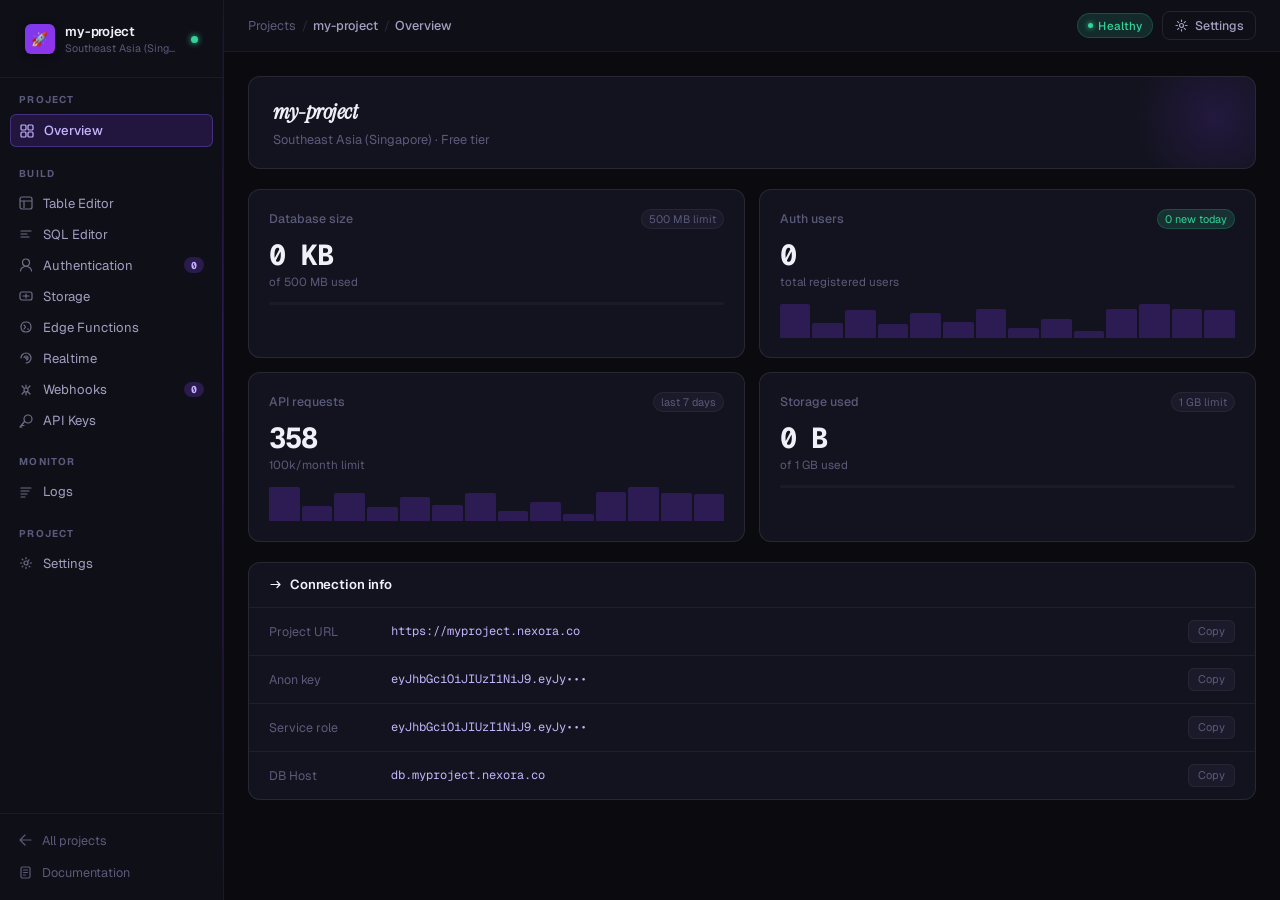
<file: project.html>
<!doctype html>
<html lang="en">
  <head>
    <meta charset="UTF-8" />
    <meta name="viewport" content="width=device-width, initial-scale=1.0" />
    <title>Project — Nexora</title>
    <link rel="preconnect" href="https://fonts.googleapis.com" />
    <link rel="preconnect" href="https://fonts.gstatic.com" crossorigin />
    <link
      href="https://fonts.googleapis.com/css2?family=GeistMono:wght@400;500;600&family=Instrument+Serif:ital@0;1&family=Geist:wght@300;400;500;600;700;800&display=swap"
      rel="stylesheet"
    />
    <style>
      /* ── Design Tokens ── */
      :root {
        --bg-base: #0a0a0f;
        --bg-surface: #0f0f18;
        --bg-card: #13131f;
        --bg-elevated: #1a1a2a;
        --bg-hover: #1f1f30;

        --border-subtle: rgba(255, 255, 255, 0.05);
        --border: rgba(255, 255, 255, 0.09);
        --border-hover: rgba(255, 255, 255, 0.18);
        --border-accent: rgba(139, 92, 246, 0.35);

        --text-primary: #f0f0f8;
        --text-secondary: #a0a0c0;
        --text-muted: #5a5a7a;

        --accent: #7c3aed;
        --accent-mid: #9333ea;
        --accent-bright: #a78bfa;
        --accent-light: #c4b5fd;
        --accent-glow: rgba(124, 58, 237, 0.18);

        --green: #34d399;
        --green-dim: rgba(52, 211, 153, 0.15);
        --red: #f87171;
        --red-dim: rgba(248, 113, 113, 0.15);
        --amber: #fbbf24;
        --teal: #2dd4bf;
        --blue: #60a5fa;

        --font-body: "Geist", sans-serif;
        --font-display: "Instrument Serif", serif;
        --font-mono: "GeistMono", monospace;

        --radius-sm: 6px;
        --radius-md: 8px;
        --radius-lg: 12px;
        --radius-xl: 16px;

        --shadow-lift:
          0 8px 32px rgba(0, 0, 0, 0.6), 0 2px 8px rgba(0, 0, 0, 0.4);
        --shadow-glow: 0 0 24px rgba(124, 58, 237, 0.2);
        --transition: all 0.18s cubic-bezier(0.4, 0, 0.2, 1);
      }

      *,
      *::before,
      *::after {
        box-sizing: border-box;
        margin: 0;
        padding: 0;
      }

      body {
        background: var(--bg-base);
        font-family: var(--font-body);
        color: var(--text-primary);
        overflow: hidden;
        height: 100vh;
        -webkit-font-smoothing: antialiased;
      }

      /* ── Scrollbar ── */
      ::-webkit-scrollbar {
        width: 4px;
        height: 4px;
      }
      ::-webkit-scrollbar-track {
        background: transparent;
      }
      ::-webkit-scrollbar-thumb {
        background: rgba(255, 255, 255, 0.1);
        border-radius: 99px;
      }
      ::-webkit-scrollbar-thumb:hover {
        background: rgba(255, 255, 255, 0.2);
      }

      /* ── Buttons ── */
      .btn {
        display: inline-flex;
        align-items: center;
        gap: 0.45rem;
        padding: 0.5rem 1rem;
        border-radius: var(--radius-md);
        font-family: var(--font-body);
        font-size: 0.825rem;
        font-weight: 500;
        cursor: pointer;
        border: none;
        transition: var(--transition);
        white-space: nowrap;
        letter-spacing: -0.01em;
      }
      .btn-primary {
        background: var(--accent);
        color: #fff;
        box-shadow: 0 0 0 0 rgba(124, 58, 237, 0);
      }
      .btn-primary:hover {
        background: #6d28d9;
        box-shadow: 0 0 16px rgba(124, 58, 237, 0.35);
        transform: translateY(-1px);
      }
      .btn-primary:active {
        transform: translateY(0);
      }
      .btn-ghost {
        background: transparent;
        color: var(--text-secondary);
        border: 1px solid var(--border);
      }
      .btn-ghost:hover {
        background: var(--bg-hover);
        border-color: var(--border-hover);
        color: var(--text-primary);
      }
      .btn-danger {
        background: transparent;
        color: var(--red);
        border: 1px solid rgba(248, 113, 113, 0.25);
      }
      .btn-danger:hover {
        background: var(--red-dim);
        border-color: rgba(248, 113, 113, 0.5);
      }
      .btn-sm {
        padding: 0.35rem 0.7rem;
        font-size: 0.775rem;
      }
      .btn-xs {
        padding: 0.22rem 0.5rem;
        font-size: 0.72rem;
      }

      /* ── Layout ── */
      .workspace {
        display: flex;
        height: 100vh;
        overflow: hidden;
      }

      /* ── Sidebar ── */
      .ws-sidebar {
        width: 224px;
        flex-shrink: 0;
        background: var(--bg-surface);
        border-right: 1px solid var(--border-subtle);
        display: flex;
        flex-direction: column;
        height: 100vh;
        overflow: hidden;
        position: relative;
      }
      .ws-sidebar::after {
        content: "";
        position: absolute;
        top: 0;
        right: 0;
        width: 1px;
        height: 100%;
        background: linear-gradient(
          to bottom,
          transparent,
          rgba(124, 58, 237, 0.3) 40%,
          transparent
        );
        pointer-events: none;
      }

      .ws-sidebar-top {
        padding: 0.85rem 0.85rem 0.75rem;
        border-bottom: 1px solid var(--border-subtle);
      }
      .project-selector {
        display: flex;
        align-items: center;
        gap: 0.65rem;
        padding: 0.55rem 0.65rem;
        border-radius: var(--radius-md);
        cursor: pointer;
        transition: var(--transition);
        text-decoration: none;
        border: 1px solid transparent;
      }
      .project-selector:hover {
        background: var(--bg-elevated);
        border-color: var(--border-subtle);
      }
      .proj-icon-sm {
        width: 30px;
        height: 30px;
        border-radius: var(--radius-sm);
        display: flex;
        align-items: center;
        justify-content: center;
        font-size: 0.85rem;
        flex-shrink: 0;
        box-shadow: 0 2px 8px rgba(0, 0, 0, 0.4);
      }
      .proj-sel-info {
        flex: 1;
        min-width: 0;
      }
      .proj-sel-name {
        font-family: var(--font-body);
        font-size: 0.825rem;
        font-weight: 600;
        color: var(--text-primary);
        white-space: nowrap;
        overflow: hidden;
        text-overflow: ellipsis;
        letter-spacing: -0.02em;
      }
      .proj-sel-region {
        font-size: 0.67rem;
        color: var(--text-muted);
        white-space: nowrap;
        overflow: hidden;
        text-overflow: ellipsis;
        margin-top: 1px;
      }
      .proj-status-active {
        width: 7px;
        height: 7px;
        border-radius: 50%;
        background: var(--green);
        box-shadow: 0 0 6px var(--green);
        flex-shrink: 0;
        animation: pulse-dot 2.5s infinite;
      }
      @keyframes pulse-dot {
        0%,
        100% {
          opacity: 1;
          box-shadow: 0 0 6px var(--green);
        }
        50% {
          opacity: 0.5;
          box-shadow: 0 0 10px var(--green);
        }
      }

      .ws-nav {
        flex: 1;
        overflow-y: auto;
        padding: 0.75rem 0.65rem;
      }
      .ws-nav-section {
        margin-bottom: 1rem;
      }
      .ws-nav-label {
        font-size: 0.62rem;
        font-weight: 700;
        letter-spacing: 0.12em;
        text-transform: uppercase;
        color: var(--text-muted);
        padding: 0.2rem 0.55rem;
        margin-bottom: 0.3rem;
      }
      .ws-nav-item {
        display: flex;
        align-items: center;
        gap: 0.6rem;
        padding: 0.44rem 0.55rem;
        border-radius: var(--radius-sm);
        cursor: pointer;
        font-size: 0.82rem;
        color: var(--text-secondary);
        transition: var(--transition);
        text-decoration: none;
        border: none;
        background: none;
        width: 100%;
        text-align: left;
        font-family: var(--font-body);
        font-weight: 400;
        position: relative;
      }
      .ws-nav-item:hover {
        background: var(--bg-elevated);
        color: var(--text-primary);
      }
      .ws-nav-item.active {
        background: var(--accent-glow);
        color: var(--accent-light);
        font-weight: 500;
        border: 1px solid var(--border-accent);
      }
      .ws-nav-item svg {
        flex-shrink: 0;
        opacity: 0.65;
        transition: opacity 0.15s;
      }
      .ws-nav-item:hover svg,
      .ws-nav-item.active svg {
        opacity: 1;
      }
      .ws-nav-badge {
        margin-left: auto;
        font-size: 0.62rem;
        font-weight: 700;
        background: rgba(124, 58, 237, 0.25);
        color: var(--accent-light);
        padding: 0.08rem 0.42rem;
        border-radius: 999px;
        font-family: var(--font-mono);
      }

      .ws-sidebar-bottom {
        padding: 0.75rem 0.65rem;
        border-top: 1px solid var(--border-subtle);
        display: flex;
        flex-direction: column;
        gap: 0.1rem;
      }
      .ws-bottom-item {
        display: flex;
        align-items: center;
        gap: 0.6rem;
        padding: 0.42rem 0.55rem;
        border-radius: var(--radius-sm);
        cursor: pointer;
        font-size: 0.79rem;
        color: var(--text-muted);
        transition: var(--transition);
        text-decoration: none;
        font-family: var(--font-body);
      }
      .ws-bottom-item:hover {
        background: var(--bg-elevated);
        color: var(--text-secondary);
      }

      /* ── Main Panel ── */
      .ws-main {
        flex: 1;
        display: flex;
        flex-direction: column;
        overflow: hidden;
        min-width: 0;
      }

      /* ── Topbar (FIXED) ── */
      .ws-topbar {
        height: 52px;
        border-bottom: 1px solid var(--border-subtle);
        display: flex;
        align-items: center;
        justify-content: space-between;
        padding: 0 1.5rem;
        flex-shrink: 0;
        background: var(--bg-surface);
        gap: 1rem;
      }
      .ws-topbar-left {
        display: flex;
        align-items: center;
        gap: 0.75rem;
        min-width: 0;
        flex: 1;
      }
      .ws-topbar-right {
        display: flex;
        align-items: center;
        gap: 0.6rem;
        flex-shrink: 0;
      }
      .ws-breadcrumb {
        display: flex;
        align-items: center;
        gap: 0.35rem;
        font-size: 0.795rem;
        color: var(--text-muted);
        white-space: nowrap;
        overflow: hidden;
        min-width: 0;
      }
      .ws-breadcrumb a {
        color: var(--text-muted);
        text-decoration: none;
        transition: color 0.15s;
      }
      .ws-breadcrumb a:hover {
        color: var(--text-primary);
      }
      .ws-breadcrumb .sep {
        opacity: 0.35;
      }
      .ws-breadcrumb .current {
        color: var(--text-secondary);
        font-weight: 500;
      }

      .topbar-status {
        display: flex;
        align-items: center;
        gap: 0.35rem;
        font-size: 0.72rem;
        color: var(--green);
        background: var(--green-dim);
        padding: 0.25rem 0.6rem;
        border-radius: 999px;
        border: 1px solid rgba(52, 211, 153, 0.2);
        flex-shrink: 0;
        letter-spacing: 0.01em;
        font-weight: 500;
      }
      .topbar-status-dot {
        width: 5px;
        height: 5px;
        border-radius: 50%;
        background: var(--green);
        box-shadow: 0 0 5px var(--green);
        animation: pulse-dot 2.5s infinite;
      }

      /* ── Content ── */
      .ws-content {
        flex: 1;
        overflow-y: auto;
        padding: 1.5rem;
        background: var(--bg-base);
      }

      /* ── Section Pages ── */
      .section-page {
        display: none;
      }
      .section-page.active {
        display: block;
        animation: fadeUp 0.22s ease;
      }
      @keyframes fadeUp {
        from {
          opacity: 0;
          transform: translateY(6px);
        }
        to {
          opacity: 1;
          transform: translateY(0);
        }
      }

      /* ── Page Header ── */
      .page-header {
        display: flex;
        align-items: center;
        justify-content: space-between;
        margin-bottom: 1.25rem;
        gap: 1rem;
      }
      .page-title {
        font-family: var(--font-body);
        font-weight: 700;
        font-size: 1rem;
        color: var(--text-primary);
        letter-spacing: -0.03em;
      }
      .page-actions {
        display: flex;
        align-items: center;
        gap: 0.5rem;
        flex-shrink: 0;
      }

      /* ── Overview ── */
      .overview-hero {
        margin-bottom: 1.25rem;
        padding: 1.25rem 1.5rem;
        background: var(--bg-card);
        border: 1px solid var(--border);
        border-radius: var(--radius-lg);
        position: relative;
        overflow: hidden;
      }
      .overview-hero::before {
        content: "";
        position: absolute;
        top: -40px;
        right: -40px;
        width: 160px;
        height: 160px;
        background: radial-gradient(
          circle,
          rgba(124, 58, 237, 0.15),
          transparent 70%
        );
        pointer-events: none;
      }
      .overview-hero h2 {
        font-family: var(--font-display);
        font-style: italic;
        font-size: 1.4rem;
        color: var(--text-primary);
        letter-spacing: -0.02em;
        margin-bottom: 0.3rem;
      }
      .overview-hero p {
        font-size: 0.8rem;
        color: var(--text-muted);
      }

      .overview-grid {
        display: grid;
        grid-template-columns: repeat(2, 1fr);
        gap: 0.85rem;
        margin-bottom: 1.25rem;
      }
      .metric-card {
        background: var(--bg-card);
        border: 1px solid var(--border);
        border-radius: var(--radius-lg);
        padding: 1.2rem 1.25rem;
        transition: var(--transition);
        position: relative;
        overflow: hidden;
      }
      .metric-card:hover {
        border-color: var(--border-hover);
        transform: translateY(-1px);
        box-shadow: var(--shadow-lift);
      }
      .metric-header {
        display: flex;
        align-items: center;
        justify-content: space-between;
        margin-bottom: 0.75rem;
      }
      .metric-title {
        font-size: 0.775rem;
        color: var(--text-muted);
        font-weight: 500;
      }
      .metric-badge {
        font-size: 0.68rem;
        color: var(--text-muted);
        background: var(--bg-elevated);
        padding: 0.12rem 0.45rem;
        border-radius: 999px;
        border: 1px solid var(--border-subtle);
      }
      .metric-badge.green {
        color: var(--green);
        background: var(--green-dim);
        border-color: rgba(52, 211, 153, 0.2);
      }
      .metric-val {
        font-family: var(--font-mono);
        font-size: 1.8rem;
        font-weight: 700;
        color: var(--text-primary);
        letter-spacing: -0.04em;
        line-height: 1;
        margin-bottom: 0.25rem;
      }
      .metric-sub {
        font-size: 0.73rem;
        color: var(--text-muted);
      }
      .metric-bar-bg {
        height: 3px;
        background: var(--bg-elevated);
        border-radius: 99px;
        margin-top: 0.85rem;
        overflow: hidden;
      }
      .metric-bar-fill {
        height: 100%;
        border-radius: 99px;
        background: linear-gradient(90deg, var(--accent), var(--accent-mid));
        transition: width 0.6s ease;
      }
      .sparkline {
        display: flex;
        align-items: flex-end;
        gap: 2px;
        height: 36px;
        margin-top: 0.85rem;
      }
      .spark-bar {
        flex: 1;
        background: rgba(124, 58, 237, 0.25);
        border-radius: 2px 2px 0 0;
        min-height: 3px;
        transition: background 0.15s;
      }
      .spark-bar:hover {
        background: rgba(124, 58, 237, 0.65);
      }

      .connect-card {
        background: var(--bg-card);
        border: 1px solid var(--border);
        border-radius: var(--radius-lg);
        overflow: hidden;
      }
      .connect-card-header {
        padding: 0.85rem 1.25rem;
        border-bottom: 1px solid var(--border-subtle);
        font-size: 0.825rem;
        font-weight: 600;
        color: var(--text-primary);
        letter-spacing: -0.01em;
        display: flex;
        align-items: center;
        gap: 0.5rem;
      }
      .connect-item {
        display: flex;
        align-items: center;
        gap: 0.75rem;
        padding: 0.75rem 1.25rem;
        border-bottom: 1px solid var(--border-subtle);
        transition: background 0.12s;
      }
      .connect-item:last-child {
        border-bottom: none;
      }
      .connect-item:hover {
        background: rgba(255, 255, 255, 0.02);
      }
      .connect-label {
        font-size: 0.78rem;
        color: var(--text-muted);
        width: 110px;
        flex-shrink: 0;
      }
      .connect-val {
        font-family: var(--font-mono);
        font-size: 0.75rem;
        color: var(--accent-light);
        flex: 1;
        min-width: 0;
        overflow: hidden;
        text-overflow: ellipsis;
        white-space: nowrap;
      }
      .copy-btn {
        background: var(--bg-elevated);
        border: 1px solid var(--border-subtle);
        border-radius: var(--radius-sm);
        padding: 0.22rem 0.55rem;
        font-size: 0.69rem;
        color: var(--text-muted);
        cursor: pointer;
        transition: var(--transition);
        font-family: var(--font-body);
        flex-shrink: 0;
        letter-spacing: 0.01em;
      }
      .copy-btn:hover {
        border-color: var(--accent);
        color: var(--accent-light);
        background: var(--accent-glow);
      }

      /* ── Table Editor ── */
      .table-layout {
        display: grid;
        grid-template-columns: 210px 1fr;
        gap: 0.85rem;
        height: calc(100vh - 122px);
      }
      .table-list {
        background: var(--bg-card);
        border: 1px solid var(--border);
        border-radius: var(--radius-lg);
        overflow: hidden;
        display: flex;
        flex-direction: column;
      }
      .table-list-header {
        padding: 0.75rem 1rem;
        font-size: 0.73rem;
        font-weight: 700;
        color: var(--text-muted);
        border-bottom: 1px solid var(--border-subtle);
        display: flex;
        justify-content: space-between;
        align-items: center;
        letter-spacing: 0.06em;
        text-transform: uppercase;
      }
      .table-list-items {
        flex: 1;
        overflow-y: auto;
      }
      .table-list-item {
        padding: 0.55rem 1rem;
        font-size: 0.815rem;
        color: var(--text-secondary);
        cursor: pointer;
        transition: var(--transition);
        display: flex;
        align-items: center;
        gap: 0.5rem;
        border-bottom: 1px solid var(--border-subtle);
      }
      .table-list-item:hover {
        background: var(--bg-elevated);
        color: var(--text-primary);
      }
      .table-list-item.active {
        background: var(--accent-glow);
        color: var(--accent-light);
        border-left: 2px solid var(--accent);
        padding-left: calc(1rem - 2px);
      }
      .table-list-item svg {
        opacity: 0.5;
        flex-shrink: 0;
      }
      .table-list-item.active svg {
        opacity: 1;
      }

      .table-view {
        background: var(--bg-card);
        border: 1px solid var(--border);
        border-radius: var(--radius-lg);
        overflow: hidden;
        display: flex;
        flex-direction: column;
      }
      .table-toolbar {
        padding: 0.7rem 1rem;
        border-bottom: 1px solid var(--border-subtle);
        display: flex;
        align-items: center;
        gap: 0.75rem;
        flex-shrink: 0;
      }
      .table-name-badge {
        font-family: var(--font-mono);
        font-size: 0.78rem;
        color: var(--accent-light);
        background: var(--accent-glow);
        padding: 0.22rem 0.65rem;
        border-radius: var(--radius-sm);
        border: 1px solid var(--border-accent);
      }
      .table-row-count {
        font-size: 0.74rem;
        color: var(--text-muted);
        background: var(--bg-elevated);
        padding: 0.22rem 0.55rem;
        border-radius: 999px;
        font-family: var(--font-mono);
      }
      .table-scroll {
        flex: 1;
        overflow: auto;
      }
      table {
        width: 100%;
        border-collapse: collapse;
        font-size: 0.79rem;
      }
      thead {
        position: sticky;
        top: 0;
        z-index: 2;
      }
      thead th {
        background: var(--bg-elevated);
        padding: 0.6rem 1rem;
        text-align: left;
        font-family: var(--font-mono);
        font-size: 0.71rem;
        font-weight: 600;
        color: var(--text-muted);
        border-bottom: 1px solid var(--border);
        white-space: nowrap;
        letter-spacing: 0.02em;
      }
      thead th.pk {
        color: var(--amber);
      }
      tbody td {
        padding: 0.55rem 1rem;
        border-bottom: 1px solid var(--border-subtle);
        color: var(--text-secondary);
        font-family: var(--font-mono);
        font-size: 0.77rem;
        white-space: nowrap;
      }
      tbody tr:hover td {
        background: rgba(255, 255, 255, 0.02);
      }
      tbody tr:last-child td {
        border-bottom: none;
      }
      .null-val {
        color: var(--text-muted);
        font-style: italic;
      }
      .bool-true {
        color: var(--green);
      }
      .bool-false {
        color: var(--red);
      }
      .uuid-val {
        color: var(--accent-light);
      }

      /* ── SQL Editor ── */
      .sql-layout {
        display: flex;
        flex-direction: column;
        gap: 0.85rem;
        height: calc(100vh - 122px);
      }
      .sql-editor-pane {
        background: var(--bg-card);
        border: 1px solid var(--border);
        border-radius: var(--radius-lg);
        overflow: hidden;
        flex: 0 0 auto;
      }
      .sql-editor-header {
        padding: 0.65rem 1rem;
        border-bottom: 1px solid var(--border-subtle);
        display: flex;
        align-items: center;
        justify-content: space-between;
      }
      .sql-editor-title {
        font-size: 0.79rem;
        font-weight: 600;
        color: var(--text-secondary);
        letter-spacing: -0.01em;
      }
      .sql-shortcut {
        font-size: 0.69rem;
        color: var(--text-muted);
        background: var(--bg-elevated);
        padding: 0.18rem 0.5rem;
        border-radius: var(--radius-sm);
        border: 1px solid var(--border-subtle);
        font-family: var(--font-mono);
      }
      .sql-textarea {
        width: 100%;
        background: transparent;
        border: none;
        padding: 1rem 1.1rem;
        color: var(--accent-bright);
        font-family: var(--font-mono);
        font-size: 0.8rem;
        line-height: 1.8;
        outline: none;
        resize: none;
        height: 165px;
        caret-color: var(--accent-light);
        tab-size: 2;
      }
      .sql-textarea::placeholder {
        color: var(--text-muted);
      }
      .sql-results-pane {
        flex: 1;
        background: var(--bg-card);
        border: 1px solid var(--border);
        border-radius: var(--radius-lg);
        overflow: hidden;
        display: flex;
        flex-direction: column;
        min-height: 0;
      }
      .sql-results-header {
        padding: 0.65rem 1rem;
        border-bottom: 1px solid var(--border-subtle);
        display: flex;
        align-items: center;
        gap: 0.75rem;
        font-size: 0.77rem;
        color: var(--text-muted);
        flex-shrink: 0;
      }
      .sql-results-count {
        color: var(--green);
        font-weight: 700;
        font-family: var(--font-mono);
      }
      .sql-results-scroll {
        flex: 1;
        overflow: auto;
        min-height: 0;
      }

      /* ── Auth Users ── */
      .users-toolbar {
        display: flex;
        align-items: center;
        justify-content: space-between;
        margin-bottom: 1rem;
        gap: 1rem;
      }
      .search-wrap {
        position: relative;
      }
      .search-icon {
        position: absolute;
        left: 0.65rem;
        top: 50%;
        transform: translateY(-50%);
        color: var(--text-muted);
        pointer-events: none;
      }
      .search-input {
        background: var(--bg-card);
        border: 1px solid var(--border);
        border-radius: var(--radius-md);
        padding: 0.48rem 0.85rem 0.48rem 2.1rem;
        color: var(--text-primary);
        font-family: var(--font-body);
        font-size: 0.82rem;
        outline: none;
        width: 240px;
        transition: var(--transition);
      }
      .search-input:focus {
        border-color: var(--accent);
        box-shadow: 0 0 0 3px rgba(124, 58, 237, 0.1);
      }
      .search-input::placeholder {
        color: var(--text-muted);
      }

      .table-wrap {
        background: var(--bg-card);
        border: 1px solid var(--border);
        border-radius: var(--radius-lg);
        overflow: hidden;
      }
      .data-table {
        width: 100%;
        border-collapse: collapse;
      }
      .data-table thead th {
        background: var(--bg-elevated);
        padding: 0.6rem 1rem;
        text-align: left;
        font-size: 0.72rem;
        font-weight: 700;
        color: var(--text-muted);
        border-bottom: 1px solid var(--border);
        position: sticky;
        top: 0;
        z-index: 2;
        text-transform: uppercase;
        letter-spacing: 0.06em;
      }
      .data-table tbody td {
        padding: 0.65rem 1rem;
        border-bottom: 1px solid var(--border-subtle);
        font-size: 0.815rem;
        color: var(--text-secondary);
      }
      .data-table tbody tr:last-child td {
        border-bottom: none;
      }
      .data-table tbody tr:hover td {
        background: rgba(255, 255, 255, 0.02);
      }
      .avatar-sm {
        width: 27px;
        height: 27px;
        border-radius: 50%;
        display: inline-flex;
        align-items: center;
        justify-content: center;
        font-size: 0.68rem;
        font-weight: 800;
        color: #fff;
        margin-right: 0.55rem;
        vertical-align: middle;
        flex-shrink: 0;
      }
      .provider-badge {
        font-size: 0.69rem;
        padding: 0.18rem 0.55rem;
        border-radius: 999px;
        font-weight: 600;
        letter-spacing: 0.01em;
      }
      .provider-email {
        background: rgba(124, 58, 237, 0.18);
        color: var(--accent-light);
      }
      .provider-google {
        background: rgba(239, 68, 68, 0.12);
        color: #f87171;
      }
      .provider-github {
        background: rgba(255, 255, 255, 0.07);
        color: var(--text-secondary);
      }

      /* ── Storage ── */
      .storage-layout {
        display: grid;
        grid-template-columns: 220px 1fr;
        gap: 0.85rem;
        height: calc(100vh - 122px);
      }
      .bucket-list {
        background: var(--bg-card);
        border: 1px solid var(--border);
        border-radius: var(--radius-lg);
        overflow: hidden;
        display: flex;
        flex-direction: column;
      }
      .bucket-item {
        padding: 0.65rem 1rem;
        font-size: 0.815rem;
        color: var(--text-secondary);
        cursor: pointer;
        display: flex;
        align-items: center;
        gap: 0.55rem;
        border-bottom: 1px solid var(--border-subtle);
        transition: var(--transition);
      }
      .bucket-item:hover {
        background: var(--bg-elevated);
        color: var(--text-primary);
      }
      .bucket-item.active {
        background: var(--accent-glow);
        color: var(--accent-light);
        border-left: 2px solid var(--accent);
        padding-left: calc(1rem - 2px);
      }
      .file-browser {
        background: var(--bg-card);
        border: 1px solid var(--border);
        border-radius: var(--radius-lg);
        overflow: hidden;
        display: flex;
        flex-direction: column;
      }
      .file-toolbar {
        padding: 0.7rem 1rem;
        border-bottom: 1px solid var(--border-subtle);
        display: flex;
        align-items: center;
        gap: 0.75rem;
        flex-shrink: 0;
      }
      .file-grid {
        display: grid;
        grid-template-columns: repeat(auto-fill, minmax(115px, 1fr));
        gap: 0.7rem;
        padding: 1rem;
      }
      .file-item {
        background: var(--bg-elevated);
        border: 1px solid var(--border-subtle);
        border-radius: var(--radius-md);
        padding: 1rem 0.75rem;
        text-align: center;
        cursor: pointer;
        transition: var(--transition);
      }
      .file-item:hover {
        border-color: var(--border-hover);
        background: var(--bg-hover);
        transform: translateY(-1px);
        box-shadow: var(--shadow-lift);
      }
      .file-emoji {
        font-size: 1.6rem;
        margin-bottom: 0.5rem;
      }
      .file-name {
        font-size: 0.75rem;
        color: var(--text-secondary);
        overflow: hidden;
        text-overflow: ellipsis;
        white-space: nowrap;
      }
      .file-size {
        font-size: 0.68rem;
        color: var(--text-muted);
        margin-top: 0.2rem;
      }

      /* ── Logs ── */
      .logs-container {
        background: var(--bg-card);
        border: 1px solid var(--border);
        border-radius: var(--radius-lg);
        font-family: var(--font-mono);
        font-size: 0.775rem;
        line-height: 1.75;
        height: calc(100vh - 160px);
        overflow-y: auto;
        padding: 0.75rem 1rem;
      }
      .log-line {
        display: flex;
        gap: 1rem;
        padding: 0.08rem 0;
        border-radius: 4px;
        padding: 0.1rem 0.5rem;
        transition: background 0.1s;
      }
      .log-line:hover {
        background: rgba(255, 255, 255, 0.03);
      }
      .log-time {
        color: var(--text-muted);
        flex-shrink: 0;
        width: 80px;
      }
      .log-level-info {
        color: var(--teal);
        flex-shrink: 0;
        width: 44px;
        font-weight: 600;
      }
      .log-level-warn {
        color: var(--amber);
        flex-shrink: 0;
        width: 44px;
        font-weight: 600;
      }
      .log-level-error {
        color: var(--red);
        flex-shrink: 0;
        width: 44px;
        font-weight: 600;
      }
      .log-msg {
        color: var(--text-secondary);
      }
      .log-msg span {
        color: var(--accent-light);
      }

      /* ── Edge Functions ── */
      .functions-empty {
        background: var(--bg-card);
        border: 1px solid var(--border);
        border-radius: var(--radius-lg);
        overflow: hidden;
      }
      .functions-empty-body {
        padding: 3.5rem 2rem;
        text-align: center;
      }
      .functions-empty-icon {
        font-size: 2.25rem;
        margin-bottom: 1rem;
        display: block;
      }
      .functions-empty-desc {
        font-size: 0.875rem;
        color: var(--text-muted);
        max-width: 300px;
        margin: 0 auto 1.5rem;
        line-height: 1.6;
      }
      .code-snippet {
        background: var(--bg-elevated);
        border: 1px solid var(--border-subtle);
        border-radius: var(--radius-md);
        padding: 0.9rem 1.25rem;
        text-align: left;
        font-family: var(--font-mono);
        font-size: 0.775rem;
        max-width: 340px;
        margin: 0 auto;
        display: flex;
        gap: 0.5rem;
        align-items: center;
      }

      /* ── Modals ── */
      .modal-overlay {
        position: fixed;
        inset: 0;
        background: rgba(0, 0, 0, 0.75);
        backdrop-filter: blur(8px);
        z-index: 200;
        display: flex;
        align-items: center;
        justify-content: center;
        opacity: 0;
        pointer-events: none;
        transition: opacity 0.2s;
      }
      .modal-overlay.open {
        opacity: 1;
        pointer-events: all;
      }
      .modal {
        background: var(--bg-card);
        border: 1px solid var(--border-hover);
        border-radius: var(--radius-xl);
        padding: 1.75rem;
        width: 100%;
        max-width: 430px;
        box-shadow:
          0 40px 100px rgba(0, 0, 0, 0.8),
          var(--shadow-glow);
        transform: scale(0.95) translateY(10px);
        transition:
          transform 0.28s cubic-bezier(0.34, 1.56, 0.64, 1),
          opacity 0.2s;
        opacity: 0;
      }
      .modal-overlay.open .modal {
        transform: scale(1) translateY(0);
        opacity: 1;
      }
      .modal-title {
        font-family: var(--font-body);
        font-weight: 700;
        font-size: 1.05rem;
        color: var(--text-primary);
        margin-bottom: 1.25rem;
        letter-spacing: -0.03em;
      }
      .modal-close {
        position: absolute;
        top: 1.25rem;
        right: 1.25rem;
        background: var(--bg-elevated);
        border: 1px solid var(--border);
        border-radius: var(--radius-sm);
        color: var(--text-muted);
        cursor: pointer;
        width: 26px;
        height: 26px;
        display: flex;
        align-items: center;
        justify-content: center;
        font-size: 0.9rem;
        transition: var(--transition);
      }
      .modal-close:hover {
        color: var(--text-primary);
        border-color: var(--border-hover);
      }
      .modal {
        position: relative;
      }

      .form-group {
        margin-bottom: 1rem;
      }
      .form-label {
        display: block;
        font-size: 0.79rem;
        font-weight: 600;
        color: var(--text-secondary);
        margin-bottom: 0.4rem;
        letter-spacing: -0.01em;
      }
      .form-label span {
        color: var(--text-muted);
        font-weight: 400;
      }
      .form-input {
        width: 100%;
        background: var(--bg-elevated);
        border: 1px solid var(--border);
        border-radius: var(--radius-md);
        padding: 0.6rem 0.9rem;
        color: var(--text-primary);
        font-family: var(--font-body);
        font-size: 0.875rem;
        outline: none;
        transition: var(--transition);
      }
      .form-input:focus {
        border-color: var(--accent);
        box-shadow: 0 0 0 3px rgba(124, 58, 237, 0.12);
      }
      .form-input::placeholder {
        color: var(--text-muted);
      }
      .form-select {
        width: 100%;
        background: var(--bg-elevated);
        border: 1px solid var(--border);
        border-radius: var(--radius-md);
        padding: 0.6rem 0.9rem;
        color: var(--text-primary);
        font-family: var(--font-body);
        font-size: 0.875rem;
        outline: none;
        appearance: none;
        cursor: pointer;
        transition: var(--transition);
        background-image: url("data:image/svg+xml,%3Csvg xmlns='http://www.w3.org/2000/svg' width='10' height='6' fill='none'%3E%3Cpath d='M1 1l4 4 4-4' stroke='%235a5a7a' stroke-width='1.5' stroke-linecap='round' stroke-linejoin='round'/%3E%3C/svg%3E");
        background-repeat: no-repeat;
        background-position: right 0.9rem center;
        padding-right: 2.25rem;
      }
      .form-select:focus {
        border-color: var(--accent);
      }
      .modal-actions {
        display: flex;
        gap: 0.6rem;
        margin-top: 1.25rem;
      }
      .modal-actions .btn {
        flex: 1;
        justify-content: center;
      }

      /* ── Table defaults ── */
      .schema-defaults {
        background: var(--bg-elevated);
        border: 1px solid var(--border-subtle);
        border-radius: var(--radius-md);
        padding: 0.8rem 1rem;
        font-size: 0.78rem;
        color: var(--text-muted);
        margin-bottom: 0.5rem;
        line-height: 1.8;
      }
      .schema-defaults span {
        color: var(--accent-light);
        font-family: var(--font-mono);
      }

      /* ── Insert row modal ── */
      #insertRowModal .form-label {
        font-family: var(--font-mono);
        font-size: 0.75rem;
      }

      /* ── Toast ── */
      .toast {
        position: fixed;
        bottom: 1.5rem;
        right: 1.5rem;
        background: var(--bg-elevated);
        border: 1px solid var(--border-hover);
        border-radius: var(--radius-md);
        padding: 0.65rem 1.1rem;
        font-size: 0.82rem;
        color: var(--text-primary);
        box-shadow: var(--shadow-lift);
        z-index: 999;
        display: flex;
        align-items: center;
        gap: 0.55rem;
        transform: translateY(20px);
        opacity: 0;
        pointer-events: none;
        transition: all 0.3s cubic-bezier(0.34, 1.56, 0.64, 1);
        max-width: 320px;
      }
      .toast.show {
        transform: translateY(0);
        opacity: 1;
        pointer-events: all;
      }
      .toast-icon {
        font-size: 1rem;
      }

      /* ── Empty states ── */
      .empty-state {
        padding: 3rem 2rem;
        text-align: center;
        color: var(--text-muted);
        font-size: 0.825rem;
        line-height: 1.6;
      }
      .empty-state-icon {
        font-size: 1.75rem;
        margin-bottom: 0.75rem;
        display: block;
        opacity: 0.6;
      }

      /* ── Divider ── */
      .divider {
        height: 1px;
        background: var(--border-subtle);
        margin: 0.25rem 0;
      }

      /* ── Settings ── */
      .settings-tabs {
        display: flex;
        gap: 0.15rem;
        border-bottom: 1px solid var(--border-subtle);
        margin-bottom: 1.75rem;
      }
      .settings-tab {
        background: none;
        border: none;
        border-bottom: 2px solid transparent;
        padding: 0.6rem 1rem;
        font-family: var(--font-body);
        font-size: 0.825rem;
        font-weight: 500;
        color: var(--text-muted);
        cursor: pointer;
        transition: var(--transition);
        margin-bottom: -1px;
        letter-spacing: -0.01em;
      }
      .settings-tab:hover {
        color: var(--text-secondary);
      }
      .settings-tab.active {
        color: var(--text-primary);
        border-bottom-color: var(--accent);
      }

      .settings-panel {
        display: none;
      }
      .settings-panel.active {
        display: block;
        animation: fadeUp 0.2s ease;
      }

      .settings-section {
        padding: 1.5rem 0;
      }
      .settings-section-header {
        margin-bottom: 1rem;
      }
      .settings-section-title {
        font-family: var(--font-body);
        font-size: 0.875rem;
        font-weight: 600;
        color: var(--text-primary);
        letter-spacing: -0.02em;
        margin-bottom: 0.3rem;
      }
      .settings-section-desc {
        font-size: 0.8rem;
        color: var(--text-muted);
        line-height: 1.55;
        max-width: 560px;
      }
      .settings-row {
        display: flex;
        align-items: center;
        gap: 0.75rem;
        flex-wrap: wrap;
      }
      .settings-divider {
        height: 1px;
        background: var(--border-subtle);
      }
      .settings-readonly-field {
        display: flex;
        align-items: center;
        gap: 0.6rem;
        background: var(--bg-card);
        border: 1px solid var(--border-subtle);
        border-radius: var(--radius-md);
        padding: 0.5rem 0.9rem;
      }
      .settings-lock-badge {
        font-size: 0.65rem;
        color: var(--text-muted);
        background: var(--bg-elevated);
        border: 1px solid var(--border-subtle);
        padding: 0.1rem 0.45rem;
        border-radius: 999px;
        font-family: var(--font-mono);
        letter-spacing: 0.05em;
      }

      .emoji-picker {
        display: flex;
        flex-wrap: wrap;
        gap: 0.45rem;
      }
      .emoji-option {
        width: 38px;
        height: 38px;
        display: flex;
        align-items: center;
        justify-content: center;
        font-size: 1.2rem;
        border-radius: var(--radius-md);
        border: 1px solid var(--border);
        cursor: pointer;
        transition: var(--transition);
        background: var(--bg-card);
      }
      .emoji-option:hover {
        border-color: var(--border-hover);
        background: var(--bg-elevated);
      }
      .emoji-option.selected {
        border-color: var(--accent);
        background: var(--accent-glow);
        box-shadow: 0 0 8px rgba(124, 58, 237, 0.2);
      }

      .settings-key-row {
        display: flex;
        align-items: center;
        gap: 0.75rem;
        background: var(--bg-card);
        border: 1px solid var(--border);
        border-radius: var(--radius-md);
        padding: 0.65rem 1rem;
      }
      .settings-key-box {
        flex: 1;
        min-width: 0;
      }
      .settings-key-label {
        display: block;
        font-size: 0.68rem;
        color: var(--text-muted);
        font-family: var(--font-mono);
        letter-spacing: 0.05em;
        text-transform: uppercase;
        margin-bottom: 0.25rem;
      }
      .settings-key-value {
        font-family: var(--font-mono);
        font-size: 0.775rem;
        color: var(--accent-light);
        white-space: nowrap;
        overflow: hidden;
        text-overflow: ellipsis;
        display: block;
      }

      /* Team members */
      .team-member-row {
        display: flex;
        align-items: center;
        gap: 0.75rem;
        padding: 0.75rem 0;
        border-bottom: 1px solid var(--border-subtle);
      }
      .team-member-row:last-child {
        border-bottom: none;
      }
      .team-avatar {
        width: 32px;
        height: 32px;
        border-radius: 50%;
        display: flex;
        align-items: center;
        justify-content: center;
        font-size: 0.75rem;
        font-weight: 700;
        color: #fff;
        flex-shrink: 0;
      }
      .team-info {
        flex: 1;
      }
      .team-name {
        font-size: 0.825rem;
        font-weight: 500;
        color: var(--text-primary);
      }
      .team-email {
        font-size: 0.73rem;
        color: var(--text-muted);
      }
      .team-role-badge {
        font-size: 0.68rem;
        padding: 0.18rem 0.55rem;
        border-radius: 999px;
        font-weight: 600;
        letter-spacing: 0.04em;
        text-transform: uppercase;
      }
      .role-owner {
        background: rgba(124, 58, 237, 0.2);
        color: var(--accent-light);
        border: 1px solid var(--border-accent);
      }
      .role-editor {
        background: rgba(52, 211, 153, 0.1);
        color: var(--green);
        border: 1px solid rgba(52, 211, 153, 0.25);
      }
      .role-viewer {
        background: var(--bg-elevated);
        color: var(--text-muted);
        border: 1px solid var(--border-subtle);
      }

      /* Danger Zone */
      .danger-zone-card {
        background: var(--bg-card);
        border: 1px solid rgba(248, 113, 113, 0.2);
        border-radius: var(--radius-lg);
        overflow: hidden;
      }
      .danger-zone-item {
        display: flex;
        align-items: center;
        justify-content: space-between;
        gap: 2rem;
        padding: 1.25rem 1.5rem;
        border-bottom: 1px solid rgba(248, 113, 113, 0.1);
        transition: background 0.15s;
      }
      .danger-zone-item:hover {
        background: rgba(248, 113, 113, 0.03);
      }
      .danger-zone-title {
        font-size: 0.875rem;
        font-weight: 600;
        color: var(--text-primary);
        margin-bottom: 0.25rem;
      }
      .danger-zone-desc {
        font-size: 0.8rem;
        color: var(--text-muted);
        max-width: 400px;
        line-height: 1.5;
      }

      /* ── Webhooks ── */
      .webhook-list {
        display: flex;
        flex-direction: column;
        gap: 0.6rem;
      }
      .webhook-card {
        background: var(--bg-card);
        border: 1px solid var(--border);
        border-radius: var(--radius-lg);
        padding: 1rem 1.25rem;
        display: flex;
        align-items: center;
        gap: 1rem;
        transition: var(--transition);
      }
      .webhook-card:hover {
        border-color: var(--border-hover);
        background: var(--bg-hover);
      }
      .webhook-status-dot {
        width: 8px;
        height: 8px;
        border-radius: 50%;
        flex-shrink: 0;
      }
      .webhook-status-dot.active {
        background: var(--green);
        box-shadow: 0 0 6px var(--green);
        animation: pulse-dot 2.5s infinite;
      }
      .webhook-status-dot.inactive {
        background: var(--text-muted);
      }
      .webhook-info {
        flex: 1;
        min-width: 0;
      }
      .webhook-name {
        font-size: 0.845rem;
        font-weight: 600;
        color: var(--text-primary);
        margin-bottom: 0.2rem;
      }
      .webhook-url {
        font-family: var(--font-mono);
        font-size: 0.73rem;
        color: var(--text-muted);
        white-space: nowrap;
        overflow: hidden;
        text-overflow: ellipsis;
      }
      .webhook-events {
        display: flex;
        gap: 0.35rem;
        flex-wrap: wrap;
        margin-top: 0.4rem;
      }
      .event-tag {
        font-size: 0.65rem;
        font-weight: 600;
        padding: 0.12rem 0.45rem;
        border-radius: 999px;
        background: var(--accent-glow);
        color: var(--accent-light);
        border: 1px solid var(--border-accent);
        font-family: var(--font-mono);
      }
      .webhook-meta {
        font-size: 0.72rem;
        color: var(--text-muted);
        flex-shrink: 0;
        text-align: right;
        line-height: 1.6;
      }

      /* ── API Keys ── */
      .apikey-card {
        background: var(--bg-card);
        border: 1px solid var(--border);
        border-radius: var(--radius-lg);
        padding: 1rem 1.25rem;
        display: flex;
        align-items: center;
        gap: 1rem;
        margin-bottom: 0.6rem;
        transition: var(--transition);
      }
      .apikey-card:hover {
        border-color: var(--border-hover);
      }
      .apikey-icon {
        width: 34px;
        height: 34px;
        border-radius: var(--radius-md);
        flex-shrink: 0;
        display: flex;
        align-items: center;
        justify-content: center;
        background: var(--accent-glow);
        border: 1px solid var(--border-accent);
        font-size: 0.9rem;
      }
      .apikey-info {
        flex: 1;
        min-width: 0;
      }
      .apikey-name {
        font-size: 0.845rem;
        font-weight: 600;
        color: var(--text-primary);
        margin-bottom: 0.2rem;
      }
      .apikey-value {
        font-family: var(--font-mono);
        font-size: 0.75rem;
        color: var(--accent-light);
        background: var(--bg-elevated);
        border: 1px solid var(--border-subtle);
        border-radius: var(--radius-sm);
        padding: 0.2rem 0.55rem;
        display: inline-block;
        letter-spacing: 0.03em;
      }
      .apikey-meta {
        font-size: 0.72rem;
        color: var(--text-muted);
        line-height: 1.6;
        text-align: right;
        flex-shrink: 0;
      }
      .apikey-scope {
        font-size: 0.65rem;
        padding: 0.1rem 0.4rem;
        border-radius: 999px;
        font-weight: 600;
        letter-spacing: 0.04em;
        font-family: var(--font-mono);
      }
      .scope-full {
        background: rgba(251, 191, 36, 0.12);
        color: var(--amber);
        border: 1px solid rgba(251, 191, 36, 0.25);
      }
      .scope-readonly {
        background: rgba(52, 211, 153, 0.1);
        color: var(--green);
        border: 1px solid rgba(52, 211, 153, 0.2);
      }
      .scope-custom {
        background: var(--accent-glow);
        color: var(--accent-light);
        border: 1px solid var(--border-accent);
      }

      /* ── Realtime ── */
      .realtime-table-row {
        display: flex;
        align-items: center;
        gap: 1rem;
        padding: 0.85rem 1.25rem;
        border-bottom: 1px solid var(--border-subtle);
        transition: background 0.12s;
      }
      .realtime-table-row:last-child {
        border-bottom: none;
      }
      .realtime-table-row:hover {
        background: rgba(255, 255, 255, 0.015);
      }
      .realtime-table-name {
        font-family: var(--font-mono);
        font-size: 0.815rem;
        color: var(--text-primary);
        flex: 1;
      }
      .toggle-switch {
        width: 36px;
        height: 20px;
        border-radius: 999px;
        position: relative;
        cursor: pointer;
        transition: background 0.2s;
        flex-shrink: 0;
        border: none;
        padding: 0;
      }
      .toggle-switch.on {
        background: var(--accent);
      }
      .toggle-switch.off {
        background: var(--bg-elevated);
        border: 1px solid var(--border);
      }
      .toggle-knob {
        position: absolute;
        top: 2px;
        width: 16px;
        height: 16px;
        border-radius: 50%;
        background: #fff;
        transition: left 0.2s;
        box-shadow: 0 1px 4px rgba(0, 0, 0, 0.4);
      }
      .toggle-switch.on .toggle-knob {
        left: 18px;
      }
      .toggle-switch.off .toggle-knob {
        left: 2px;
      }
      .realtime-event-tags {
        display: flex;
        gap: 0.3rem;
      }

      /* ── Query History ── */
      .query-history-item {
        padding: 0.55rem 0.85rem;
        font-family: var(--font-mono);
        font-size: 0.75rem;
        color: var(--text-secondary);
        cursor: pointer;
        border-bottom: 1px solid var(--border-subtle);
        transition: background 0.1s;
        white-space: nowrap;
        overflow: hidden;
        text-overflow: ellipsis;
      }
      .query-history-item:hover {
        background: var(--bg-elevated);
        color: var(--accent-light);
      }

      /* ── Env Vars ── */
      .env-row {
        display: flex;
        align-items: center;
        gap: 0.65rem;
        padding: 0.65rem 0;
        border-bottom: 1px solid var(--border-subtle);
      }
      .env-row:last-child {
        border-bottom: none;
      }
      .env-key {
        font-family: var(--font-mono);
        font-size: 0.78rem;
        color: var(--amber);
        width: 200px;
        flex-shrink: 0;
        overflow: hidden;
        text-overflow: ellipsis;
        white-space: nowrap;
      }
      .env-val {
        flex: 1;
        font-family: var(--font-mono);
        font-size: 0.78rem;
        color: var(--text-muted);
        overflow: hidden;
        text-overflow: ellipsis;
        white-space: nowrap;
      }

      /* ── Column editor ── */
      .col-tag {
        display: inline-flex;
        align-items: center;
        gap: 0.35rem;
        background: var(--bg-elevated);
        border: 1px solid var(--border);
        border-radius: var(--radius-sm);
        padding: 0.22rem 0.55rem;
        font-family: var(--font-mono);
        font-size: 0.75rem;
        color: var(--accent-light);
        margin: 0.2rem;
      }
      .col-tag-del {
        cursor: pointer;
        color: var(--text-muted);
        font-size: 0.85rem;
        line-height: 1;
        transition: color 0.12s;
      }
      .col-tag-del:hover {
        color: var(--red);
      }
    </style>
  </head>
  <body>
    <div class="workspace">
      <!-- ── Left Sidebar ── -->
      <aside class="ws-sidebar">
        <div class="ws-sidebar-top">
          <a href="dashboard.html" class="project-selector" id="projSelector">
            <div
              class="proj-icon-sm"
              id="projIconSm"
              style="background: linear-gradient(135deg, #7c3aed, #9333ea)"
            >
              🚀
            </div>
            <div class="proj-sel-info">
              <div class="proj-sel-name" id="projSelName">my-project</div>
              <div class="proj-sel-region" id="projSelRegion">Singapore</div>
            </div>
            <div class="proj-status-active"></div>
          </a>
        </div>

        <nav class="ws-nav">
          <div class="ws-nav-section">
            <div class="ws-nav-label">Project</div>
            <button
              class="ws-nav-item active"
              onclick="switchSection('overview', this)"
            >
              <svg width="14" height="14" viewBox="0 0 14 14" fill="none">
                <rect
                  x="1"
                  y="1"
                  width="5"
                  height="5"
                  rx="1"
                  stroke="currentColor"
                  stroke-width="1.2"
                />
                <rect
                  x="8"
                  y="1"
                  width="5"
                  height="5"
                  rx="1"
                  stroke="currentColor"
                  stroke-width="1.2"
                />
                <rect
                  x="1"
                  y="8"
                  width="5"
                  height="5"
                  rx="1"
                  stroke="currentColor"
                  stroke-width="1.2"
                />
                <rect
                  x="8"
                  y="8"
                  width="5"
                  height="5"
                  rx="1"
                  stroke="currentColor"
                  stroke-width="1.2"
                />
              </svg>
              Overview
            </button>
          </div>

          <div class="ws-nav-section">
            <div class="ws-nav-label">Build</div>
            <button
              class="ws-nav-item"
              onclick="switchSection('table-editor', this)"
            >
              <svg width="14" height="14" viewBox="0 0 14 14" fill="none">
                <rect
                  x="1"
                  y="1"
                  width="12"
                  height="12"
                  rx="2"
                  stroke="currentColor"
                  stroke-width="1.2"
                />
                <path
                  d="M1 5h12M5 5v7"
                  stroke="currentColor"
                  stroke-width="1.2"
                />
              </svg>
              Table Editor
            </button>
            <button class="ws-nav-item" onclick="switchSection('sql', this)">
              <svg width="14" height="14" viewBox="0 0 14 14" fill="none">
                <path
                  d="M2 4h10M2 7h6M2 10h8"
                  stroke="currentColor"
                  stroke-width="1.2"
                  stroke-linecap="round"
                />
              </svg>
              SQL Editor
            </button>
            <button class="ws-nav-item" onclick="switchSection('auth', this)">
              <svg width="14" height="14" viewBox="0 0 14 14" fill="none">
                <path
                  d="M7 1a3.5 3.5 0 100 7A3.5 3.5 0 007 1z"
                  stroke="currentColor"
                  stroke-width="1.2"
                />
                <path
                  d="M1.5 13c0-2.485 2.462-4.5 5.5-4.5s5.5 2.015 5.5 4.5"
                  stroke="currentColor"
                  stroke-width="1.2"
                  stroke-linecap="round"
                />
              </svg>
              Authentication
              <span class="ws-nav-badge" id="userCountBadge">0</span>
            </button>
            <button
              class="ws-nav-item"
              onclick="switchSection('storage', this)"
            >
              <svg width="14" height="14" viewBox="0 0 14 14" fill="none">
                <rect
                  x="1"
                  y="3"
                  width="12"
                  height="8"
                  rx="2"
                  stroke="currentColor"
                  stroke-width="1.2"
                />
                <path
                  d="M4 7h6M7 5v4"
                  stroke="currentColor"
                  stroke-width="1.2"
                  stroke-linecap="round"
                />
              </svg>
              Storage
            </button>
            <button
              class="ws-nav-item"
              onclick="switchSection('functions', this)"
            >
              <svg width="14" height="14" viewBox="0 0 14 14" fill="none">
                <path
                  d="M2 7c0-3 1.5-5 5-5s5 2 5 5-1.5 5-5 5-5-2-5-5z"
                  stroke="currentColor"
                  stroke-width="1.2"
                />
                <path
                  d="M5 5l1.5 2L5 9M8.5 9h1"
                  stroke="currentColor"
                  stroke-width="1.2"
                  stroke-linecap="round"
                />
              </svg>
              Edge Functions
            </button>
            <button
              class="ws-nav-item"
              onclick="switchSection('realtime', this)"
            >
              <svg width="14" height="14" viewBox="0 0 14 14" fill="none">
                <path
                  d="M2 7c0-2.76 2.24-5 5-5s5 2.24 5 5-2.24 5-5 5"
                  stroke="currentColor"
                  stroke-width="1.2"
                  stroke-linecap="round"
                />
                <path
                  d="M5 7c0-1.1.9-2 2-2s2 .9 2 2-.9 2-2 2"
                  stroke="currentColor"
                  stroke-width="1.2"
                />
                <circle cx="7" cy="7" r="1" fill="currentColor" />
              </svg>
              Realtime
            </button>
            <button
              class="ws-nav-item"
              onclick="switchSection('webhooks', this)"
            >
              <svg width="14" height="14" viewBox="0 0 14 14" fill="none">
                <path
                  d="M5 7a2 2 0 1 0 4 0 2 2 0 0 0-4 0z"
                  stroke="currentColor"
                  stroke-width="1.2"
                />
                <path
                  d="M7 5V2M7 12v-3M9 9l2 2M3 3l2 2M9 5l2-2M3 11l2-2"
                  stroke="currentColor"
                  stroke-width="1.2"
                  stroke-linecap="round"
                />
              </svg>
              Webhooks
              <span class="ws-nav-badge" id="webhookCountBadge">0</span>
            </button>
            <button
              class="ws-nav-item"
              onclick="switchSection('apikeys', this)"
            >
              <svg width="14" height="14" viewBox="0 0 14 14" fill="none">
                <path
                  d="M9 1a4 4 0 1 1 0 8A4 4 0 0 1 9 1z"
                  stroke="currentColor"
                  stroke-width="1.2"
                />
                <path
                  d="M5.5 7.5L1 13M3 11.5h2M1 13h2"
                  stroke="currentColor"
                  stroke-width="1.2"
                  stroke-linecap="round"
                />
              </svg>
              API Keys
            </button>
          </div>

          <div class="ws-nav-section">
            <div class="ws-nav-label">Monitor</div>
            <button class="ws-nav-item" onclick="switchSection('logs', this)">
              <svg width="14" height="14" viewBox="0 0 14 14" fill="none">
                <path
                  d="M2 3h10M2 6h8M2 9h6M2 12h4"
                  stroke="currentColor"
                  stroke-width="1.2"
                  stroke-linecap="round"
                />
              </svg>
              Logs
            </button>
          </div>

          <div class="ws-nav-section">
            <div class="ws-nav-label">Project</div>
            <button
              class="ws-nav-item"
              onclick="switchSection('settings', this)"
              id="settingsNavBtn"
            >
              <svg width="14" height="14" viewBox="0 0 14 14" fill="none">
                <circle
                  cx="7"
                  cy="7"
                  r="2"
                  stroke="currentColor"
                  stroke-width="1.2"
                />
                <path
                  d="M7 1.5v1.2M7 11.3v1.2M1.5 7h1.2M11.3 7h1.2M3.1 3.1l.85.85M10.05 10.05l.85.85M10.05 3.95l-.85.85M3.95 10.05l-.85.85"
                  stroke="currentColor"
                  stroke-width="1.2"
                  stroke-linecap="round"
                />
              </svg>
              Settings
            </button>
          </div>
        </nav>

        <div class="ws-sidebar-bottom">
          <a href="dashboard.html" class="ws-bottom-item">
            <svg width="13" height="13" viewBox="0 0 13 13" fill="none">
              <path
                d="M6 1L1 6l5 5M1 6h11"
                stroke="currentColor"
                stroke-width="1.2"
                stroke-linecap="round"
                stroke-linejoin="round"
              />
            </svg>
            All projects
          </a>
          <a href="docs.html" class="ws-bottom-item">
            <svg width="13" height="13" viewBox="0 0 13 13" fill="none">
              <rect
                x="2"
                y="1"
                width="9"
                height="11"
                rx="1.5"
                stroke="currentColor"
                stroke-width="1.2"
              />
              <path
                d="M4.5 4h4M4.5 6.5h4M4.5 9h2"
                stroke="currentColor"
                stroke-width="1.1"
                stroke-linecap="round"
              />
            </svg>
            Documentation
          </a>
        </div>
      </aside>

      <!-- ── Main Panel ── -->
      <main class="ws-main">
        <!-- Topbar (FIXED: proper flex layout, no overflow, items aligned) -->
        <div class="ws-topbar">
          <div class="ws-topbar-left">
            <div class="ws-breadcrumb">
              <a href="dashboard.html">Projects</a>
              <span class="sep">/</span>
              <span class="current" id="bcProject">my-project</span>
              <span class="sep">/</span>
              <span class="current" id="bcSection">Overview</span>
            </div>
          </div>
          <div class="ws-topbar-right">
            <div class="topbar-status">
              <div class="topbar-status-dot"></div>
              Healthy
            </div>
            <button
              class="btn btn-ghost btn-sm"
              onclick="
                switchSection(
                  'settings',
                  document.getElementById('settingsNavBtn'),
                )
              "
            >
              <svg width="13" height="13" viewBox="0 0 13 13" fill="none">
                <circle
                  cx="6.5"
                  cy="6.5"
                  r="2"
                  stroke="currentColor"
                  stroke-width="1.2"
                />
                <path
                  d="M6.5 1v1.5M6.5 10.5V12M1 6.5h1.5M10.5 6.5H12M2.64 2.64l1.06 1.06M9.3 9.3l1.06 1.06M9.3 3.7L10.36 2.64M2.64 10.36l1.06-1.06"
                  stroke="currentColor"
                  stroke-width="1.2"
                  stroke-linecap="round"
                />
              </svg>
              Settings
            </button>
          </div>
        </div>

        <!-- Content Area -->
        <div class="ws-content">
          <!-- ── OVERVIEW ── -->
          <div class="section-page active" id="page-overview">
            <div class="overview-hero">
              <h2 id="overviewTitle">my-project</h2>
              <p id="overviewRegion">Southeast Asia (Singapore) · Free tier</p>
            </div>

            <div class="overview-grid">
              <div class="metric-card">
                <div class="metric-header">
                  <span class="metric-title">Database size</span>
                  <span class="metric-badge">500 MB limit</span>
                </div>
                <div class="metric-val" id="dbSizeVal">0 B</div>
                <div class="metric-sub">of 500 MB used</div>
                <div class="metric-bar-bg">
                  <div
                    class="metric-bar-fill"
                    id="dbBar"
                    style="width: 0%"
                  ></div>
                </div>
              </div>
              <div class="metric-card">
                <div class="metric-header">
                  <span class="metric-title">Auth users</span>
                  <span class="metric-badge green" id="newUsersLabel"
                    >0 new today</span
                  >
                </div>
                <div class="metric-val" id="usersVal">0</div>
                <div class="metric-sub">total registered users</div>
                <div class="sparkline" id="usersSparkline"></div>
              </div>
              <div class="metric-card">
                <div class="metric-header">
                  <span class="metric-title">API requests</span>
                  <span class="metric-badge">last 7 days</span>
                </div>
                <div class="metric-val" id="reqVal">0</div>
                <div class="metric-sub" id="reqSub">100k/month limit</div>
                <div class="sparkline" id="reqSparkline"></div>
              </div>
              <div class="metric-card">
                <div class="metric-header">
                  <span class="metric-title">Storage used</span>
                  <span class="metric-badge">1 GB limit</span>
                </div>
                <div class="metric-val">0 B</div>
                <div class="metric-sub">of 1 GB used</div>
                <div class="metric-bar-bg">
                  <div
                    class="metric-bar-fill"
                    style="
                      width: 0%;
                      background: linear-gradient(90deg, #0d9488, #14b8a6);
                    "
                  ></div>
                </div>
              </div>
            </div>

            <div class="connect-card">
              <div class="connect-card-header">
                <svg width="13" height="13" viewBox="0 0 13 13" fill="none">
                  <path
                    d="M2 6.5h9M8 3.5l3 3-3 3"
                    stroke="currentColor"
                    stroke-width="1.2"
                    stroke-linecap="round"
                    stroke-linejoin="round"
                  />
                </svg>
                Connection info
              </div>
              <div class="connect-item">
                <span class="connect-label">Project URL</span>
                <span class="connect-val" id="projUrl"
                  >https://xxxx.nexora.co</span
                >
                <button class="copy-btn" onclick="copyVal('projUrl')">
                  Copy
                </button>
              </div>
              <div class="connect-item">
                <span class="connect-label">Anon key</span>
                <span class="connect-val">eyJhbGciOiJIUzI1NiJ9.eyJy•••</span>
                <button
                  class="copy-btn"
                  onclick="showToast('Copied to clipboard')"
                >
                  Copy
                </button>
              </div>
              <div class="connect-item">
                <span class="connect-label">Service role</span>
                <span class="connect-val">eyJhbGciOiJIUzI1NiJ9.eyJy•••</span>
                <button
                  class="copy-btn"
                  onclick="showToast('Copied to clipboard')"
                >
                  Copy
                </button>
              </div>
              <div class="connect-item">
                <span class="connect-label">DB Host</span>
                <span class="connect-val" id="dbHost">db.xxxx.nexora.co</span>
                <button class="copy-btn" onclick="copyVal('dbHost')">
                  Copy
                </button>
              </div>
            </div>
          </div>

          <!-- ── TABLE EDITOR ── -->
          <div class="section-page" id="page-table-editor">
            <div class="page-header">
              <span class="page-title">Table Editor</span>
              <div class="page-actions">
                <button
                  class="btn btn-primary btn-sm"
                  onclick="openNewTableModal()"
                >
                  <svg width="11" height="11" viewBox="0 0 11 11" fill="none">
                    <path
                      d="M5.5 1v9M1 5.5h9"
                      stroke="currentColor"
                      stroke-width="1.8"
                      stroke-linecap="round"
                    />
                  </svg>
                  New table
                </button>
              </div>
            </div>
            <div class="table-layout">
              <div class="table-list">
                <div class="table-list-header">
                  Tables
                  <span
                    style="font-family: var(--font-mono); font-size: 0.72rem"
                    id="tableCount"
                    >0</span
                  >
                </div>
                <div class="table-list-items" id="tableListItems">
                  <div class="empty-state">
                    <span class="empty-state-icon">🗄️</span>
                    No tables yet.<br />Create one to get started.
                  </div>
                </div>
              </div>
              <div class="table-view">
                <div class="table-toolbar">
                  <span class="table-name-badge" id="activeTableName">—</span>
                  <span class="table-row-count" id="activeTableRows"
                    >Select a table</span
                  >
                  <div style="margin-left: auto; display: flex; gap: 0.5rem">
                    <button
                      class="btn btn-ghost btn-sm"
                      onclick="openManageColsModal()"
                    >
                      <svg
                        width="11"
                        height="11"
                        viewBox="0 0 11 11"
                        fill="none"
                      >
                        <path
                          d="M1 3h9M1 5.5h7M1 8h5"
                          stroke="currentColor"
                          stroke-width="1.5"
                          stroke-linecap="round"
                        />
                      </svg>
                      Columns
                    </button>
                    <button
                      class="btn btn-ghost btn-sm"
                      onclick="openInsertRowModal()"
                    >
                      <svg
                        width="11"
                        height="11"
                        viewBox="0 0 11 11"
                        fill="none"
                      >
                        <path
                          d="M5.5 1v9M1 5.5h9"
                          stroke="currentColor"
                          stroke-width="1.8"
                          stroke-linecap="round"
                        />
                      </svg>
                      Insert row
                    </button>
                  </div>
                </div>
                <div class="table-scroll">
                  <div id="tableContent" class="empty-state">
                    <span class="empty-state-icon">📋</span>
                    Select a table to view its data
                  </div>
                </div>
              </div>
            </div>
          </div>

          <!-- ── SQL EDITOR ── -->
          <div class="section-page" id="page-sql">
            <div class="page-header">
              <span class="page-title">SQL Editor</span>
              <div class="page-actions">
                <button class="btn btn-ghost btn-sm" onclick="clearSQL()">
                  Clear
                </button>
                <button class="btn btn-primary btn-sm" onclick="runSQL()">
                  <svg width="11" height="11" viewBox="0 0 11 11" fill="none">
                    <path d="M2 1l8 4.5L2 10V1z" fill="currentColor" />
                  </svg>
                  Run
                </button>
              </div>
            </div>
            <div class="sql-layout">
              <div class="sql-editor-pane">
                <div class="sql-editor-header">
                  <span class="sql-editor-title">Query</span>
                  <div style="display: flex; align-items: center; gap: 0.6rem">
                    <button
                      class="btn btn-ghost btn-xs"
                      onclick="toggleQueryHistory()"
                      id="historyToggleBtn"
                      style="font-family: var(--font-mono)"
                    >
                      History
                    </button>
                    <span class="sql-shortcut">⌘ + Enter</span>
                  </div>
                </div>
                <div
                  id="queryHistoryPanel"
                  style="
                    display: none;
                    border-bottom: 1px solid var(--border-subtle);
                    max-height: 140px;
                    overflow-y: auto;
                  "
                >
                  <div
                    style="
                      padding: 0.4rem 0.85rem;
                      font-size: 0.65rem;
                      font-weight: 700;
                      letter-spacing: 0.08em;
                      text-transform: uppercase;
                      color: var(--text-muted);
                      border-bottom: 1px solid var(--border-subtle);
                    "
                  >
                    Recent queries
                  </div>
                  <div id="queryHistoryList">
                    <div
                      style="
                        padding: 0.85rem;
                        font-size: 0.78rem;
                        color: var(--text-muted);
                        text-align: center;
                      "
                    >
                      No queries yet
                    </div>
                  </div>
                </div>
                <textarea
                  class="sql-textarea"
                  id="sqlTextarea"
                  placeholder="-- Write your SQL here&#10;SELECT * FROM users LIMIT 10;"
                  spellcheck="false"
                ></textarea>
              </div>
              <div class="sql-results-pane">
                <div class="sql-results-header">
                  Results
                  <span class="sql-results-count" id="sqlResultCount"></span>
                  <span
                    id="sqlResultTime"
                    style="
                      margin-left: auto;
                      font-family: var(--font-mono);
                      font-size: 0.72rem;
                      color: var(--text-muted);
                    "
                  ></span>
                </div>
                <div class="sql-results-scroll">
                  <div id="sqlResults" class="empty-state">
                    <span class="empty-state-icon">⚡</span>
                    Run a query to see results here.
                  </div>
                </div>
              </div>
            </div>
          </div>

          <!-- ── AUTH ── -->
          <div class="section-page" id="page-auth">
            <div class="users-toolbar">
              <div style="display: flex; align-items: center; gap: 0.6rem">
                <span class="page-title">Users</span>
                <span
                  id="totalUsersCount"
                  style="
                    font-size: 0.79rem;
                    color: var(--text-muted);
                    font-weight: 400;
                  "
                  >(0)</span
                >
              </div>
              <div style="display: flex; align-items: center; gap: 0.75rem">
                <div class="search-wrap">
                  <svg
                    class="search-icon"
                    width="13"
                    height="13"
                    viewBox="0 0 13 13"
                    fill="none"
                  >
                    <circle
                      cx="5.5"
                      cy="5.5"
                      r="4"
                      stroke="currentColor"
                      stroke-width="1.3"
                    />
                    <path
                      d="M8.5 8.5l3 3"
                      stroke="currentColor"
                      stroke-width="1.3"
                      stroke-linecap="round"
                    />
                  </svg>
                  <input
                    class="search-input"
                    type="text"
                    placeholder="Search users…"
                    id="userSearch"
                    oninput="filterUsers()"
                  />
                </div>
                <button
                  class="btn btn-primary btn-sm"
                  onclick="openInviteModal()"
                >
                  <svg width="11" height="11" viewBox="0 0 11 11" fill="none">
                    <path
                      d="M5.5 1v9M1 5.5h9"
                      stroke="currentColor"
                      stroke-width="1.8"
                      stroke-linecap="round"
                    />
                  </svg>
                  Invite user
                </button>
              </div>
            </div>
            <div class="table-wrap">
              <table class="data-table">
                <thead>
                  <tr>
                    <th>User</th>
                    <th>Provider</th>
                    <th>Created</th>
                    <th>Last sign in</th>
                    <th style="width: 60px"></th>
                  </tr>
                </thead>
                <tbody id="usersTableBody">
                  <tr>
                    <td colspan="5" class="empty-state">No users yet</td>
                  </tr>
                </tbody>
              </table>
            </div>
          </div>

          <!-- ── STORAGE ── -->
          <div class="section-page" id="page-storage">
            <div class="page-header">
              <span class="page-title">Storage</span>
              <div class="page-actions">
                <button
                  class="btn btn-primary btn-sm"
                  onclick="openNewBucketModal()"
                >
                  <svg width="11" height="11" viewBox="0 0 11 11" fill="none">
                    <path
                      d="M5.5 1v9M1 5.5h9"
                      stroke="currentColor"
                      stroke-width="1.8"
                      stroke-linecap="round"
                    />
                  </svg>
                  New bucket
                </button>
              </div>
            </div>
            <div class="storage-layout">
              <div class="bucket-list">
                <div class="table-list-header">Buckets</div>
                <div id="bucketListItems">
                  <div class="empty-state">
                    <span class="empty-state-icon">🗂️</span>
                    No buckets yet
                  </div>
                </div>
              </div>
              <div class="file-browser">
                <div class="file-toolbar">
                  <span
                    style="font-size: 0.82rem; color: var(--text-muted)"
                    id="bucketName"
                    >Select a bucket</span
                  >
                  <div style="margin-left: auto; display: flex; gap: 0.5rem">
                    <button
                      class="btn btn-ghost btn-sm"
                      onclick="showToast('Upload feature coming soon', '⏳')"
                    >
                      <svg
                        width="11"
                        height="11"
                        viewBox="0 0 11 11"
                        fill="none"
                      >
                        <path
                          d="M5.5 7V1M2.5 4L5.5 1l3 3"
                          stroke="currentColor"
                          stroke-width="1.5"
                          stroke-linecap="round"
                          stroke-linejoin="round"
                        />
                        <path
                          d="M1 9.5h9"
                          stroke="currentColor"
                          stroke-width="1.5"
                          stroke-linecap="round"
                        />
                      </svg>
                      Upload file
                    </button>
                  </div>
                </div>
                <div id="fileContent" class="empty-state">
                  <span class="empty-state-icon">📁</span>
                  Select a bucket to browse files
                </div>
              </div>
            </div>
          </div>

          <!-- ── EDGE FUNCTIONS ── -->
          <div class="section-page" id="page-functions">
            <div class="page-header">
              <span class="page-title">Edge Functions</span>
              <div class="page-actions">
                <button
                  class="btn btn-primary btn-sm"
                  onclick="
                    showToast('Deploy via CLI: nexora functions deploy', '⚡')
                  "
                >
                  <svg width="11" height="11" viewBox="0 0 11 11" fill="none">
                    <path
                      d="M5.5 1v9M1 5.5h9"
                      stroke="currentColor"
                      stroke-width="1.8"
                      stroke-linecap="round"
                    />
                  </svg>
                  Deploy function
                </button>
              </div>
            </div>
            <div class="functions-empty">
              <div class="table-list-header">
                Edge Functions
                <span style="font-size: 0.72rem; color: var(--text-muted)"
                  >0 deployed</span
                >
              </div>
              <div class="functions-empty-body">
                <span class="functions-empty-icon">⚡</span>
                <p class="functions-empty-desc">
                  Deploy serverless functions to 18 global regions.<br />Sub-5ms
                  cold starts, Deno runtime.
                </p>
                <div class="code-snippet">
                  <span style="color: var(--text-muted)">$</span>
                  <span style="color: var(--accent-light)">nexora</span>
                  <span style="color: var(--text-secondary)"
                    >functions new send-welcome</span
                  >
                </div>
              </div>
            </div>
          </div>

          <!-- ── REALTIME ── -->
          <div class="section-page" id="page-realtime">
            <div class="page-header">
              <span class="page-title">Realtime</span>
              <div class="page-actions">
                <button
                  class="btn btn-ghost btn-sm"
                  onclick="showToast('Realtime docs opened', '📖')"
                >
                  Docs
                </button>
              </div>
            </div>
            <div
              style="
                background: var(--bg-card);
                border: 1px solid var(--border);
                border-radius: var(--radius-lg);
                overflow: hidden;
                margin-bottom: 0.85rem;
              "
            >
              <div class="table-list-header" style="padding: 0.85rem 1.25rem">
                <span>Table Subscriptions</span>
                <span
                  style="
                    font-family: var(--font-mono);
                    font-size: 0.72rem;
                    color: var(--text-muted);
                  "
                  id="realtimeEnabledCount"
                  >0 enabled</span
                >
              </div>
              <div id="realtimeTableList">
                <div class="empty-state">
                  <span class="empty-state-icon">📡</span>No tables yet. Create
                  tables to enable realtime.
                </div>
              </div>
            </div>
            <div
              style="
                background: var(--bg-card);
                border: 1px solid var(--border);
                border-radius: var(--radius-lg);
                padding: 1.25rem;
              "
            >
              <div
                style="
                  font-size: 0.825rem;
                  font-weight: 600;
                  color: var(--text-primary);
                  margin-bottom: 0.5rem;
                "
              >
                Connection info
              </div>
              <div
                style="
                  font-size: 0.8rem;
                  color: var(--text-muted);
                  line-height: 1.7;
                "
              >
                <div>
                  Realtime endpoint:
                  <span
                    style="
                      font-family: var(--font-mono);
                      color: var(--accent-light);
                    "
                    id="realtimeUrl"
                  ></span>
                </div>
                <div style="margin-top: 0.5rem; font-size: 0.78rem">
                  Subscribe to INSERT, UPDATE, DELETE events on any table. Use
                  the anon key from API Settings for client connections.
                </div>
              </div>
            </div>
          </div>

          <!-- ── WEBHOOKS ── -->
          <div class="section-page" id="page-webhooks">
            <div class="page-header">
              <span class="page-title">Webhooks</span>
              <div class="page-actions">
                <button
                  class="btn btn-primary btn-sm"
                  onclick="openNewWebhookModal()"
                >
                  <svg width="11" height="11" viewBox="0 0 11 11" fill="none">
                    <path
                      d="M5.5 1v9M1 5.5h9"
                      stroke="currentColor"
                      stroke-width="1.8"
                      stroke-linecap="round"
                    />
                  </svg>
                  New webhook
                </button>
              </div>
            </div>
            <div id="webhookList">
              <div
                class="empty-state"
                style="
                  background: var(--bg-card);
                  border: 1px solid var(--border);
                  border-radius: var(--radius-lg);
                "
              >
                <span class="empty-state-icon">🔗</span>
                No webhooks yet. Create one to receive HTTP notifications on
                database events.
              </div>
            </div>
          </div>

          <!-- ── API KEYS ── -->
          <div class="section-page" id="page-apikeys">
            <div class="page-header">
              <span class="page-title">API Keys</span>
              <div class="page-actions">
                <button
                  class="btn btn-primary btn-sm"
                  onclick="openNewApiKeyModal()"
                >
                  <svg width="11" height="11" viewBox="0 0 11 11" fill="none">
                    <path
                      d="M5.5 1v9M1 5.5h9"
                      stroke="currentColor"
                      stroke-width="1.8"
                      stroke-linecap="round"
                    />
                  </svg>
                  New key
                </button>
              </div>
            </div>
            <div
              style="
                background: var(--bg-card);
                border: 1px solid var(--border);
                border-radius: var(--radius-lg);
                padding: 0.75rem 1.25rem;
                margin-bottom: 0.85rem;
                display: flex;
                gap: 0.75rem;
                align-items: flex-start;
              "
            >
              <span style="font-size: 1rem; margin-top: 0.05rem">⚠️</span>
              <span
                style="
                  font-size: 0.8rem;
                  color: var(--text-muted);
                  line-height: 1.6;
                "
                >Service keys have full access to your project. Keep them
                secret. Never expose them in client-side code or public
                repositories.</span
              >
            </div>
            <div id="apikeyList"></div>
          </div>

          <!-- ── LOGS ── -->
          <div class="section-page" id="page-logs">
            <div class="page-header">
              <span class="page-title">Logs</span>
              <div class="page-actions">
                <select
                  style="
                    background: var(--bg-card);
                    border: 1px solid var(--border);
                    border-radius: var(--radius-md);
                    padding: 0.35rem 0.7rem;
                    color: var(--text-secondary);
                    font-family: var(--font-body);
                    font-size: 0.78rem;
                    outline: none;
                    cursor: pointer;
                  "
                >
                  <option>All services</option>
                  <option>API</option>
                  <option>Auth</option>
                  <option>Storage</option>
                  <option>Functions</option>
                </select>
                <button class="btn btn-ghost btn-sm" onclick="addLogs()">
                  <svg width="12" height="12" viewBox="0 0 12 12" fill="none">
                    <path
                      d="M1 6A5 5 0 0 1 11 6"
                      stroke="currentColor"
                      stroke-width="1.3"
                      stroke-linecap="round"
                    />
                    <path
                      d="M9 4l2 2-2 2"
                      stroke="currentColor"
                      stroke-width="1.3"
                      stroke-linecap="round"
                      stroke-linejoin="round"
                    />
                  </svg>
                  Refresh
                </button>
              </div>
            </div>
            <div class="logs-container" id="logsContainer">
              <div class="empty-state">
                <span class="empty-state-icon">📋</span>
                Click Refresh to load logs
              </div>
            </div>
          </div>

          <!-- ── SETTINGS ── -->
          <div class="section-page" id="page-settings">
            <div class="page-header">
              <span class="page-title">Project Settings</span>
            </div>

            <!-- Settings tabs -->
            <div class="settings-tabs">
              <button
                class="settings-tab active"
                onclick="switchSettingsTab('general', this)"
              >
                General
              </button>
              <button
                class="settings-tab"
                onclick="switchSettingsTab('api', this)"
              >
                API
              </button>
              <button
                class="settings-tab"
                onclick="switchSettingsTab('team', this)"
              >
                Team
              </button>
              <button
                class="settings-tab"
                onclick="switchSettingsTab('env', this)"
              >
                Env Variables
              </button>
              <button
                class="settings-tab"
                onclick="switchSettingsTab('danger', this)"
              >
                Danger Zone
              </button>
            </div>

            <!-- General Tab -->
            <div class="settings-panel active" id="stab-general">
              <div class="settings-section">
                <div class="settings-section-header">
                  <h3 class="settings-section-title">Project name</h3>
                  <p class="settings-section-desc">
                    The display name for your project, visible across the
                    dashboard.
                  </p>
                </div>
                <div class="settings-row">
                  <input
                    class="form-input"
                    id="settingsProjectName"
                    style="max-width: 320px"
                    placeholder="my-project"
                  />
                  <button
                    class="btn btn-primary btn-sm"
                    onclick="renameProject()"
                  >
                    Save changes
                  </button>
                </div>
              </div>

              <div class="settings-divider"></div>

              <div class="settings-section">
                <div class="settings-section-header">
                  <h3 class="settings-section-title">Region</h3>
                  <p class="settings-section-desc">
                    Your project's primary region. Cannot be changed after
                    creation.
                  </p>
                </div>
                <div class="settings-row">
                  <div class="settings-readonly-field">
                    <span class="settings-readonly-icon">🌏</span>
                    <span
                      id="settingsRegionText"
                      style="font-size: 0.85rem; color: var(--text-secondary)"
                      >Southeast Asia (Singapore)</span
                    >
                    <span class="settings-lock-badge">Locked</span>
                  </div>
                </div>
              </div>

              <div class="settings-divider"></div>

              <div class="settings-section">
                <div class="settings-section-header">
                  <h3 class="settings-section-title">Project icon</h3>
                  <p class="settings-section-desc">
                    Choose an emoji to represent your project.
                  </p>
                </div>
                <div class="settings-row" style="flex-wrap: wrap; gap: 0.5rem">
                  <div class="emoji-picker" id="emojiPicker">
                    <div
                      class="emoji-option selected"
                      onclick="selectEmoji('🚀', this)"
                    >
                      🚀
                    </div>
                    <div class="emoji-option" onclick="selectEmoji('⚡', this)">
                      ⚡
                    </div>
                    <div class="emoji-option" onclick="selectEmoji('🔥', this)">
                      🔥
                    </div>
                    <div class="emoji-option" onclick="selectEmoji('🧠', this)">
                      🧠
                    </div>
                    <div class="emoji-option" onclick="selectEmoji('🌐', this)">
                      🌐
                    </div>
                    <div class="emoji-option" onclick="selectEmoji('🔐', this)">
                      🔐
                    </div>
                    <div class="emoji-option" onclick="selectEmoji('💎', this)">
                      💎
                    </div>
                    <div class="emoji-option" onclick="selectEmoji('🎯', this)">
                      🎯
                    </div>
                    <div class="emoji-option" onclick="selectEmoji('🛸', this)">
                      🛸
                    </div>
                    <div class="emoji-option" onclick="selectEmoji('🦄', this)">
                      🦄
                    </div>
                  </div>
                </div>
              </div>

              <div class="settings-divider"></div>

              <div class="settings-section">
                <div class="settings-section-header">
                  <h3 class="settings-section-title">Pause project</h3>
                  <p class="settings-section-desc">
                    Temporarily pause your project to stop all incoming
                    requests. Your data is preserved.
                  </p>
                </div>
                <div class="settings-row">
                  <button
                    class="btn btn-ghost btn-sm"
                    onclick="togglePauseProject()"
                    id="pauseBtn"
                  >
                    <svg width="12" height="12" viewBox="0 0 12 12" fill="none">
                      <rect
                        x="2"
                        y="1.5"
                        width="3"
                        height="9"
                        rx="0.8"
                        stroke="currentColor"
                        stroke-width="1.3"
                      />
                      <rect
                        x="7"
                        y="1.5"
                        width="3"
                        height="9"
                        rx="0.8"
                        stroke="currentColor"
                        stroke-width="1.3"
                      />
                    </svg>
                    Pause project
                  </button>
                  <span
                    style="font-size: 0.78rem; color: var(--text-muted)"
                    id="pauseStatusText"
                    >Project is currently active</span
                  >
                </div>
              </div>
            </div>

            <!-- API Tab -->
            <div class="settings-panel" id="stab-api">
              <div class="settings-section">
                <div class="settings-section-header">
                  <h3 class="settings-section-title">Project URL</h3>
                  <p class="settings-section-desc">
                    The base URL for your Nexora project API.
                  </p>
                </div>
                <div class="settings-key-row">
                  <div class="settings-key-box">
                    <span class="settings-key-label">URL</span>
                    <span class="settings-key-value" id="apiProjectUrl"
                      >https://xxxx.nexora.co</span
                    >
                  </div>
                  <button
                    class="copy-btn"
                    onclick="copySettingsVal('apiProjectUrl')"
                  >
                    Copy
                  </button>
                </div>
              </div>

              <div class="settings-divider"></div>

              <div class="settings-section">
                <div class="settings-section-header">
                  <h3 class="settings-section-title">API Keys</h3>
                  <p class="settings-section-desc">
                    Use these keys to authenticate your application with Nexora.
                    Keep the service role key secret.
                  </p>
                </div>
                <div class="settings-key-row" style="margin-bottom: 0.75rem">
                  <div class="settings-key-box">
                    <span class="settings-key-label">anon / public</span>
                    <span class="settings-key-value" id="anonKey"
                      >eyJhbGciOiJIUzI1NiJ9.eyJyb2xlIjoiYW5vbiJ9••••••••</span
                    >
                  </div>
                  <button class="copy-btn" onclick="copySettingsVal('anonKey')">
                    Copy
                  </button>
                </div>
                <div class="settings-key-row">
                  <div class="settings-key-box">
                    <span class="settings-key-label">service_role</span>
                    <span
                      class="settings-key-value"
                      id="serviceKey"
                      style="
                        filter: blur(5px);
                        transition: filter 0.2s;
                        cursor: pointer;
                      "
                      onclick="revealKey(this)"
                      >eyJhbGciOiJIUzI1NiJ9.eyJyb2xlIjoic2VydmljZV9yb2xlIn0••••••</span
                    >
                  </div>
                  <button
                    class="copy-btn"
                    onclick="
                      this.previousElementSibling.querySelector(
                        'span',
                      ).style.filter = 'none';
                      copySettingsVal('serviceKey');
                    "
                  >
                    Reveal & Copy
                  </button>
                </div>
                <p
                  style="
                    font-size: 0.75rem;
                    color: var(--red);
                    margin-top: 0.75rem;
                    display: flex;
                    align-items: center;
                    gap: 0.4rem;
                  "
                >
                  <svg width="12" height="12" viewBox="0 0 12 12" fill="none">
                    <path
                      d="M6 1L1 11h10L6 1z"
                      stroke="currentColor"
                      stroke-width="1.2"
                      stroke-linejoin="round"
                    />
                    <path
                      d="M6 5v2.5M6 9v.5"
                      stroke="currentColor"
                      stroke-width="1.2"
                      stroke-linecap="round"
                    />
                  </svg>
                  Never expose the service_role key publicly. It bypasses all
                  row-level security policies.
                </p>
              </div>

              <div class="settings-divider"></div>

              <div class="settings-section">
                <div class="settings-section-header">
                  <h3 class="settings-section-title">JWT expiry</h3>
                  <p class="settings-section-desc">
                    The time (in seconds) before a JWT token expires. Shorter
                    means more secure; longer means fewer re-logins.
                  </p>
                </div>
                <div class="settings-row">
                  <input
                    class="form-input"
                    id="jwtExpiry"
                    type="number"
                    value="3600"
                    min="300"
                    max="604800"
                    style="max-width: 160px"
                  />
                  <span style="font-size: 0.8rem; color: var(--text-muted)"
                    >seconds (1 hr default)</span
                  >
                  <button
                    class="btn btn-primary btn-sm"
                    onclick="saveJwtExpiry()"
                  >
                    Save
                  </button>
                </div>
              </div>
            </div>

            <!-- Team Tab -->
            <div class="settings-panel" id="stab-team">
              <div class="settings-section">
                <div class="settings-section-header">
                  <h3 class="settings-section-title">Team members</h3>
                  <p class="settings-section-desc">
                    Manage who has access to this project and their roles.
                  </p>
                </div>
                <div id="teamMembersList" style="margin-bottom: 1rem"></div>
                <button
                  class="btn btn-ghost btn-sm"
                  onclick="openInviteTeamModal()"
                >
                  <svg width="11" height="11" viewBox="0 0 11 11" fill="none">
                    <path
                      d="M5.5 1v9M1 5.5h9"
                      stroke="currentColor"
                      stroke-width="1.8"
                      stroke-linecap="round"
                    />
                  </svg>
                  Invite team member
                </button>
              </div>

              <div class="settings-divider"></div>

              <div class="settings-section">
                <div class="settings-section-header">
                  <h3 class="settings-section-title">Transfer ownership</h3>
                  <p class="settings-section-desc">
                    Transfer this project to another team member. You will lose
                    owner access.
                  </p>
                </div>
                <div class="settings-row">
                  <button
                    class="btn btn-ghost btn-sm"
                    onclick="showToast('Transfer ownership coming soon', '🔄')"
                  >
                    Transfer project
                  </button>
                </div>
              </div>
            </div>

            <!-- Env Variables Tab -->
            <div class="settings-panel" id="stab-env">
              <div class="settings-section">
                <div
                  class="settings-section-header"
                  style="
                    display: flex;
                    justify-content: space-between;
                    align-items: flex-start;
                  "
                >
                  <div>
                    <h3 class="settings-section-title">
                      Environment variables
                    </h3>
                    <p class="settings-section-desc">
                      Secrets and config values available to Edge Functions and
                      server-side code. Never exposed to clients.
                    </p>
                  </div>
                  <button
                    class="btn btn-primary btn-sm"
                    onclick="openNewEnvModal()"
                    style="flex-shrink: 0; margin-top: 0.1rem"
                  >
                    + Add variable
                  </button>
                </div>
                <div
                  style="
                    background: var(--bg-card);
                    border: 1px solid var(--border);
                    border-radius: var(--radius-lg);
                    overflow: hidden;
                  "
                >
                  <div
                    style="
                      padding: 0.65rem 1.25rem;
                      border-bottom: 1px solid var(--border-subtle);
                      display: grid;
                      grid-template-columns: 200px 1fr 80px;
                      gap: 1rem;
                      font-size: 0.7rem;
                      font-weight: 700;
                      text-transform: uppercase;
                      letter-spacing: 0.08em;
                      color: var(--text-muted);
                    "
                  >
                    <span>Name</span><span>Value</span><span></span>
                  </div>
                  <div id="envVarsList"></div>
                </div>
              </div>
            </div>

            <!-- Danger Zone Tab -->
            <div class="settings-panel" id="stab-danger">
              <div class="danger-zone-card">
                <div class="danger-zone-item">
                  <div>
                    <div class="danger-zone-title">Rename project</div>
                    <div class="danger-zone-desc">
                      Change your project's ID slug. All existing connection
                      strings will need to be updated.
                    </div>
                  </div>
                  <button
                    class="btn btn-ghost btn-sm"
                    onclick="openRenameModal()"
                  >
                    Rename project
                  </button>
                </div>

                <div class="danger-zone-item">
                  <div>
                    <div class="danger-zone-title">Reset database</div>
                    <div class="danger-zone-desc">
                      Permanently delete all tables, rows, and schema. Auth
                      users and storage buckets are preserved.
                    </div>
                  </div>
                  <button
                    class="btn btn-danger btn-sm"
                    onclick="openResetDbModal()"
                  >
                    Reset database
                  </button>
                </div>

                <div class="danger-zone-item" style="border-bottom: none">
                  <div>
                    <div class="danger-zone-title" style="color: var(--red)">
                      Delete project
                    </div>
                    <div class="danger-zone-desc">
                      Permanently delete this project, all data, storage, and
                      auth users. This action cannot be undone.
                    </div>
                  </div>
                  <button
                    class="btn btn-danger btn-sm"
                    onclick="openDeleteProjectModal()"
                  >
                    Delete project
                  </button>
                </div>
              </div>
            </div>
          </div>
          <!-- /settings -->
        </div>
        <!-- ws-content -->
      </main>
    </div>
    <!-- workspace -->

    <!-- ── Modals ── -->

    <!-- New Table Modal -->
    <div
      class="modal-overlay"
      id="newTableModal"
      onclick="if (event.target === this) this.classList.remove('open');"
    >
      <div class="modal">
        <button
          class="modal-close"
          onclick="
            document.getElementById('newTableModal').classList.remove('open')
          "
        >
          ✕
        </button>
        <div class="modal-title">Create new table</div>
        <div class="form-group">
          <label class="form-label">Table name</label>
          <input
            class="form-input"
            id="newTableName"
            placeholder="e.g. posts, products, orders"
            onkeydown="if (event.key === 'Enter') createTable();"
          />
        </div>
        <div class="form-group">
          <label class="form-label">Description <span>(optional)</span></label>
          <input
            class="form-input"
            id="newTableDesc"
            placeholder="What is this table for?"
            onkeydown="if (event.key === 'Enter') createTable();"
          />
        </div>
        <div class="schema-defaults">
          ✓ <span>id</span> (uuid, primary key)<br />
          ✓ <span>created_at</span> (timestamptz, default: now())
        </div>
        <div class="modal-actions">
          <button
            class="btn btn-ghost"
            onclick="
              document.getElementById('newTableModal').classList.remove('open')
            "
          >
            Cancel
          </button>
          <button class="btn btn-primary" onclick="createTable()">
            Create table
          </button>
        </div>
      </div>
    </div>

    <!-- Insert Row Modal -->
    <div
      class="modal-overlay"
      id="insertRowModal"
      onclick="if (event.target === this) this.classList.remove('open');"
    >
      <div class="modal">
        <button
          class="modal-close"
          onclick="
            document.getElementById('insertRowModal').classList.remove('open')
          "
        >
          ✕
        </button>
        <div class="modal-title">Insert row</div>
        <div id="insertRowFields"></div>
        <div class="modal-actions">
          <button
            class="btn btn-ghost"
            onclick="
              document.getElementById('insertRowModal').classList.remove('open')
            "
          >
            Cancel
          </button>
          <button class="btn btn-primary" onclick="insertRow()">Insert</button>
        </div>
      </div>
    </div>

    <!-- Invite User Modal -->
    <div
      class="modal-overlay"
      id="inviteModal"
      onclick="if (event.target === this) this.classList.remove('open');"
    >
      <div class="modal">
        <button
          class="modal-close"
          onclick="
            document.getElementById('inviteModal').classList.remove('open')
          "
        >
          ✕
        </button>
        <div class="modal-title">Invite user</div>
        <div class="form-group">
          <label class="form-label">Email address</label>
          <input
            class="form-input"
            id="inviteEmail"
            type="email"
            placeholder="user@example.com"
            onkeydown="if (event.key === 'Enter') inviteUser();"
          />
        </div>
        <div class="modal-actions">
          <button
            class="btn btn-ghost"
            onclick="
              document.getElementById('inviteModal').classList.remove('open')
            "
          >
            Cancel
          </button>
          <button class="btn btn-primary" onclick="inviteUser()">
            Send invite
          </button>
        </div>
      </div>
    </div>

    <!-- New Bucket Modal -->
    <div
      class="modal-overlay"
      id="newBucketModal"
      onclick="if (event.target === this) this.classList.remove('open');"
    >
      <div class="modal">
        <button
          class="modal-close"
          onclick="
            document.getElementById('newBucketModal').classList.remove('open')
          "
        >
          ✕
        </button>
        <div class="modal-title">Create new bucket</div>
        <div class="form-group">
          <label class="form-label">Bucket name</label>
          <input
            class="form-input"
            id="newBucketName"
            placeholder="e.g. avatars, documents, media"
            onkeydown="if (event.key === 'Enter') createBucket();"
          />
        </div>
        <div class="form-group">
          <label class="form-label">Access control</label>
          <select class="form-select" id="bucketAccess">
            <option value="private">🔒 Private (requires auth)</option>
            <option value="public">🌐 Public (no auth required)</option>
          </select>
        </div>
        <div class="modal-actions">
          <button
            class="btn btn-ghost"
            onclick="
              document.getElementById('newBucketModal').classList.remove('open')
            "
          >
            Cancel
          </button>
          <button class="btn btn-primary" onclick="createBucket()">
            Create bucket
          </button>
        </div>
      </div>
    </div>

    <!-- Toast -->
    <div class="toast" id="toast">
      <span class="toast-icon" id="toastIcon">✅</span>
      <span id="toastMsg">Done</span>
    </div>

    <!-- New Webhook Modal -->
    <div
      class="modal-overlay"
      id="newWebhookModal"
      onclick="if (event.target === this) this.classList.remove('open');"
    >
      <div class="modal">
        <button
          class="modal-close"
          onclick="
            document.getElementById('newWebhookModal').classList.remove('open')
          "
        >
          ✕
        </button>
        <div class="modal-title">Create webhook</div>
        <div class="form-group">
          <label class="form-label">Webhook name</label>
          <input
            class="form-input"
            id="webhookName"
            placeholder="e.g. notify-slack-on-insert"
          />
        </div>
        <div class="form-group">
          <label class="form-label">Endpoint URL</label>
          <input
            class="form-input"
            id="webhookUrl"
            type="url"
            placeholder="https://your-server.com/webhook"
          />
        </div>
        <div class="form-group">
          <label class="form-label">Table</label>
          <select class="form-select" id="webhookTable">
            <option value="*">All tables</option>
          </select>
        </div>
        <div class="form-group">
          <label class="form-label">Events</label>
          <div
            style="
              display: flex;
              gap: 0.75rem;
              flex-wrap: wrap;
              margin-top: 0.35rem;
            "
          >
            <label
              style="
                display: flex;
                align-items: center;
                gap: 0.4rem;
                font-size: 0.825rem;
                color: var(--text-secondary);
                cursor: pointer;
              "
              ><input
                type="checkbox"
                id="wh_insert"
                checked
                style="accent-color: var(--accent)"
              />
              INSERT</label
            >
            <label
              style="
                display: flex;
                align-items: center;
                gap: 0.4rem;
                font-size: 0.825rem;
                color: var(--text-secondary);
                cursor: pointer;
              "
              ><input
                type="checkbox"
                id="wh_update"
                checked
                style="accent-color: var(--accent)"
              />
              UPDATE</label
            >
            <label
              style="
                display: flex;
                align-items: center;
                gap: 0.4rem;
                font-size: 0.825rem;
                color: var(--text-secondary);
                cursor: pointer;
              "
              ><input
                type="checkbox"
                id="wh_delete"
                style="accent-color: var(--accent)"
              />
              DELETE</label
            >
          </div>
        </div>
        <div class="modal-actions">
          <button
            class="btn btn-ghost"
            onclick="
              document
                .getElementById('newWebhookModal')
                .classList.remove('open')
            "
          >
            Cancel
          </button>
          <button class="btn btn-primary" onclick="createWebhook()">
            Create webhook
          </button>
        </div>
      </div>
    </div>

    <!-- New API Key Modal -->
    <div
      class="modal-overlay"
      id="newApiKeyModal"
      onclick="if (event.target === this) this.classList.remove('open');"
    >
      <div class="modal">
        <button
          class="modal-close"
          onclick="
            document.getElementById('newApiKeyModal').classList.remove('open')
          "
        >
          ✕
        </button>
        <div class="modal-title">Create API key</div>
        <div class="form-group">
          <label class="form-label">Key name</label>
          <input
            class="form-input"
            id="apikeyName"
            placeholder="e.g. Production, CI/CD, Mobile app"
          />
        </div>
        <div class="form-group">
          <label class="form-label">Permissions</label>
          <select class="form-select" id="apikeyScope">
            <option value="full">Full access (read + write + admin)</option>
            <option value="readonly">Read only</option>
            <option value="custom">Custom (read + write, no admin)</option>
          </select>
        </div>
        <div class="form-group">
          <label class="form-label">Expiry</label>
          <select class="form-select" id="apikeyExpiry">
            <option value="never">Never</option>
            <option value="30d">30 days</option>
            <option value="90d">90 days</option>
            <option value="1y">1 year</option>
          </select>
        </div>
        <div class="modal-actions">
          <button
            class="btn btn-ghost"
            onclick="
              document.getElementById('newApiKeyModal').classList.remove('open')
            "
          >
            Cancel
          </button>
          <button class="btn btn-primary" onclick="createApiKey()">
            Generate key
          </button>
        </div>
      </div>
    </div>

    <!-- New Env Var Modal -->
    <div
      class="modal-overlay"
      id="newEnvModal"
      onclick="if (event.target === this) this.classList.remove('open');"
    >
      <div class="modal">
        <button
          class="modal-close"
          onclick="
            document.getElementById('newEnvModal').classList.remove('open')
          "
        >
          ✕
        </button>
        <div class="modal-title">Add environment variable</div>
        <div class="form-group">
          <label class="form-label">Name</label>
          <input
            class="form-input"
            id="envKey"
            placeholder="e.g. STRIPE_SECRET_KEY"
            style="font-family: var(--font-mono)"
          />
        </div>
        <div class="form-group">
          <label class="form-label">Value</label>
          <input
            class="form-input"
            id="envValue"
            type="password"
            placeholder="sk_live_…"
            style="font-family: var(--font-mono)"
          />
        </div>
        <div class="modal-actions">
          <button
            class="btn btn-ghost"
            onclick="
              document.getElementById('newEnvModal').classList.remove('open')
            "
          >
            Cancel
          </button>
          <button class="btn btn-primary" onclick="createEnvVar()">
            Add variable
          </button>
        </div>
      </div>
    </div>

    <!-- Manage Columns Modal -->
    <div
      class="modal-overlay"
      id="manageColsModal"
      onclick="if (event.target === this) this.classList.remove('open');"
    >
      <div class="modal">
        <button
          class="modal-close"
          onclick="
            document.getElementById('manageColsModal').classList.remove('open')
          "
        >
          ✕
        </button>
        <div class="modal-title">Manage columns</div>
        <p
          style="
            font-size: 0.8rem;
            color: var(--text-muted);
            margin-bottom: 1rem;
          "
        >
          Built-in:
          <span style="font-family: var(--font-mono); color: var(--amber)"
            >id</span
          >,
          <span style="font-family: var(--font-mono); color: var(--amber)"
            >created_at</span
          >
        </p>
        <div class="form-group">
          <label class="form-label">Custom columns</label>
          <div
            id="colTagsContainer"
            style="
              min-height: 44px;
              background: var(--bg-elevated);
              border: 1px solid var(--border);
              border-radius: var(--radius-md);
              padding: 0.35rem 0.45rem;
              margin-bottom: 0.65rem;
            "
          ></div>
          <div style="display: flex; gap: 0.5rem">
            <input
              class="form-input"
              id="newColName"
              placeholder="column_name"
              style="font-family: var(--font-mono)"
              onkeydown="if (event.key === 'Enter') addColumnTag();"
            />
            <button class="btn btn-ghost btn-sm" onclick="addColumnTag()">
              Add
            </button>
          </div>
        </div>
        <div class="modal-actions">
          <button
            class="btn btn-ghost"
            onclick="
              document
                .getElementById('manageColsModal')
                .classList.remove('open')
            "
          >
            Cancel
          </button>
          <button class="btn btn-primary" onclick="saveColumns()">
            Save columns
          </button>
        </div>
      </div>
    </div>

    <!-- Rename Project Modal -->
    <div
      class="modal-overlay"
      id="renameModal"
      onclick="if (event.target === this) this.classList.remove('open');"
    >
      <div class="modal">
        <button
          class="modal-close"
          onclick="
            document.getElementById('renameModal').classList.remove('open')
          "
        >
          ✕
        </button>
        <div class="modal-title">Rename project</div>
        <p
          style="
            font-size: 0.825rem;
            color: var(--text-secondary);
            margin-bottom: 1.25rem;
          "
        >
          Updating the project name will change how it appears in the dashboard.
          Connection URLs will be updated to reflect the new slug.
        </p>
        <div class="form-group">
          <label class="form-label">New project name</label>
          <input
            class="form-input"
            id="renameInput"
            placeholder="e.g. my-new-project-name"
            onkeydown="if (event.key === 'Enter') confirmRename();"
          />
        </div>
        <div class="modal-actions">
          <button
            class="btn btn-ghost"
            onclick="
              document.getElementById('renameModal').classList.remove('open')
            "
          >
            Cancel
          </button>
          <button class="btn btn-primary" onclick="confirmRename()">
            Rename project
          </button>
        </div>
      </div>
    </div>

    <!-- Delete Project Modal -->
    <div
      class="modal-overlay"
      id="deleteProjectModal"
      onclick="if (event.target === this) this.classList.remove('open');"
    >
      <div class="modal">
        <button
          class="modal-close"
          onclick="
            document
              .getElementById('deleteProjectModal')
              .classList.remove('open')
          "
        >
          ✕
        </button>
        <div class="modal-title" style="color: var(--red)">Delete project</div>
        <p
          style="
            font-size: 0.825rem;
            color: var(--text-secondary);
            margin-bottom: 1.25rem;
          "
        >
          This will permanently delete
          <strong
            id="deleteProjectName"
            style="color: var(--text-primary)"
          ></strong>
          and all associated data. This action
          <strong style="color: var(--red)">cannot be undone</strong>.
        </p>
        <div class="form-group">
          <label class="form-label">Type your project name to confirm</label>
          <input
            class="form-input"
            id="deleteConfirmInput"
            placeholder=""
            style="border-color: rgba(248, 113, 113, 0.3)"
          />
        </div>
        <div class="modal-actions">
          <button
            class="btn btn-ghost"
            onclick="
              document
                .getElementById('deleteProjectModal')
                .classList.remove('open')
            "
          >
            Cancel
          </button>
          <button class="btn btn-danger" onclick="confirmDeleteProject()">
            Delete project
          </button>
        </div>
      </div>
    </div>

    <!-- Reset DB Modal -->
    <div
      class="modal-overlay"
      id="resetDbModal"
      onclick="if (event.target === this) this.classList.remove('open');"
    >
      <div class="modal">
        <button
          class="modal-close"
          onclick="
            document.getElementById('resetDbModal').classList.remove('open')
          "
        >
          ✕
        </button>
        <div class="modal-title" style="color: var(--amber)">
          Reset database
        </div>
        <p
          style="
            font-size: 0.825rem;
            color: var(--text-secondary);
            margin-bottom: 1.25rem;
          "
        >
          All tables and rows will be permanently deleted. Auth users and
          storage buckets will be preserved. This action cannot be undone.
        </p>
        <div class="form-group">
          <label class="form-label"
            >Type
            <strong style="color: var(--amber); font-family: var(--font-mono)"
              >reset</strong
            >
            to confirm</label
          >
          <input
            class="form-input"
            id="resetDbInput"
            placeholder="reset"
            style="border-color: rgba(251, 191, 36, 0.3)"
          />
        </div>
        <div class="modal-actions">
          <button
            class="btn btn-ghost"
            onclick="
              document.getElementById('resetDbModal').classList.remove('open')
            "
          >
            Cancel
          </button>
          <button
            class="btn btn-sm"
            style="background: var(--amber); color: #000; font-weight: 600"
            onclick="confirmResetDb()"
          >
            Reset database
          </button>
        </div>
      </div>
    </div>

    <!-- Invite Team Modal -->
    <div
      class="modal-overlay"
      id="inviteTeamModal"
      onclick="if (event.target === this) this.classList.remove('open');"
    >
      <div class="modal">
        <button
          class="modal-close"
          onclick="
            document.getElementById('inviteTeamModal').classList.remove('open')
          "
        >
          ✕
        </button>
        <div class="modal-title">Invite team member</div>
        <div class="form-group">
          <label class="form-label">Email address</label>
          <input
            class="form-input"
            id="inviteTeamEmail"
            type="email"
            placeholder="colleague@example.com"
          />
        </div>
        <div class="form-group">
          <label class="form-label">Role</label>
          <select class="form-select" id="inviteTeamRole">
            <option value="owner">Owner — Full access, billing</option>
            <option value="editor" selected>
              Editor — Read + write, no billing
            </option>
            <option value="viewer">Viewer — Read only</option>
          </select>
        </div>
        <div class="modal-actions">
          <button
            class="btn btn-ghost"
            onclick="
              document
                .getElementById('inviteTeamModal')
                .classList.remove('open')
            "
          >
            Cancel
          </button>
          <button class="btn btn-primary" onclick="inviteTeamMember()">
            Send invite
          </button>
        </div>
      </div>
    </div>

    <script>
      // ── State ──
      const params = new URLSearchParams(location.search);
      const projectId = params.get("id") || "my-project";
      const projectRegion =
        params.get("region") || "Southeast Asia (Singapore)";
      const projectTemplate = params.get("template") || "Blank";

      const storageKey = `nexora_proj_${projectId}`;
      let state = JSON.parse(localStorage.getItem(storageKey) || "null") || {
        tables: [],
        users: [],
        buckets: [],
        requests: Math.floor(Math.random() * 500),
        dbSizeMB: 0,
      };

      let activeTableIdx = -1;

      // ── Init ──
      function initUI() {
        const slug = projectId.toLowerCase().replace(/[^a-z0-9]/g, "");
        document.getElementById("projSelName").textContent = projectId;
        document.getElementById("projSelRegion").textContent = projectRegion;
        document.getElementById("bcProject").textContent = projectId;
        document.getElementById("overviewTitle").textContent = projectId;
        document.getElementById("overviewRegion").textContent =
          `${projectRegion} · Free tier`;
        document.getElementById("projUrl").textContent =
          `https://${slug}.nexora.co`;
        document.getElementById("dbHost").textContent = `db.${slug}.nexora.co`;
        document.getElementById("userCountBadge").textContent =
          state.users.length;

        renderOverviewMetrics();
        renderSparklines();
        renderTableList();
        renderUsersList();
        renderBucketList();
      }

      function saveState() {
        localStorage.setItem(storageKey, JSON.stringify(state));
      }

      // ── Section Switching ──
      function switchSection(id, el) {
        document
          .querySelectorAll(".section-page")
          .forEach((p) => p.classList.remove("active"));
        document
          .querySelectorAll(".ws-nav-item")
          .forEach((i) => i.classList.remove("active"));
        document.getElementById("page-" + id).classList.add("active");
        el.classList.add("active");
        const labels = {
          overview: "Overview",
          "table-editor": "Table Editor",
          sql: "SQL Editor",
          auth: "Authentication",
          storage: "Storage",
          functions: "Edge Functions",
          logs: "Logs",
          settings: "Settings",
        };
        document.getElementById("bcSection").textContent = labels[id] || id;
        // Auto-load logs when switching to logs
        if (id === "logs") addLogs();
        // Init settings when switching to settings
        if (id === "settings") initSettings();
      }

      // ── Overview ──
      function renderOverviewMetrics() {
        document.getElementById("usersVal").textContent = state.users.length;
        document.getElementById("totalUsersCount").textContent =
          `(${state.users.length})`;
        document.getElementById("newUsersLabel").textContent =
          `${Math.min(state.users.length, 3)} new today`;
        document.getElementById("userCountBadge").textContent =
          state.users.length;

        const req = state.requests;
        document.getElementById("reqVal").textContent =
          req > 1000 ? (req / 1000).toFixed(1) + "k" : req;

        const dbMB = state.tables.reduce(
          (a, t) => a + t.rows.length * 0.002,
          0,
        );
        document.getElementById("dbSizeVal").textContent =
          dbMB < 1 ? (dbMB * 1000).toFixed(0) + " KB" : dbMB.toFixed(2) + " MB";
        document.getElementById("dbBar").style.width =
          Math.min((dbMB / 500) * 100, 100) + "%";
      }

      function renderSparklines() {
        const heights = Array.from({ length: 14 }, () =>
          Math.floor(Math.random() * 80 + 20),
        );
        ["usersSparkline", "reqSparkline"].forEach((id) => {
          const el = document.getElementById(id);
          if (el)
            el.innerHTML = heights
              .map((h) => `<div class="spark-bar" style="height:${h}%"></div>`)
              .join("");
        });
      }

      // ── Table Editor ──
      function renderTableList() {
        const container = document.getElementById("tableListItems");
        document.getElementById("tableCount").textContent = state.tables.length;
        if (!state.tables.length) {
          container.innerHTML =
            '<div class="empty-state"><span class="empty-state-icon">🗄️</span>No tables yet.<br/>Create one to get started.</div>';
          activeTableIdx = -1;
          return;
        }
        container.innerHTML = state.tables
          .map(
            (t, i) => `
          <div class="table-list-item ${i === 0 ? "active" : ""}" onclick="selectTable(${i}, this)">
            <svg width="13" height="13" viewBox="0 0 13 13" fill="none"><rect x="1" y="1" width="11" height="11" rx="1.5" stroke="currentColor" stroke-width="1.1"/><path d="M1 5h11M5 5v7" stroke="currentColor" stroke-width="1.1"/></svg>
            ${t.name}
          </div>`,
          )
          .join("");
        if (state.tables.length) {
          selectTable(0, container.querySelector(".table-list-item"));
        }
      }

      function selectTable(idx, el) {
        document
          .querySelectorAll(".table-list-item")
          .forEach((i) => i.classList.remove("active"));
        el.classList.add("active");
        activeTableIdx = idx;
        const t = state.tables[idx];
        document.getElementById("activeTableName").textContent = t.name;
        document.getElementById("activeTableRows").textContent =
          `${t.rows.length} row${t.rows.length !== 1 ? "s" : ""}`;
        renderTableData(t);
      }

      function renderTableData(t) {
        const container = document.getElementById("tableContent");
        if (!t.rows.length) {
          container.innerHTML =
            '<div class="empty-state"><span class="empty-state-icon">📋</span>No data. Insert a row to get started.</div>';
          return;
        }
        const cols = ["id", "created_at", ...t.columns];
        container.innerHTML = `<table><thead><tr>${cols.map((c) => `<th class="${c === "id" ? "pk" : ""}">${c}</th>`).join("")}<th></th></tr></thead><tbody>${t.rows
          .map(
            (r, ri) =>
              `<tr>${cols
                .map((c) => {
                  const v = r[c];
                  if (v === null || v === undefined)
                    return `<td><span class="null-val">NULL</span></td>`;
                  if (typeof v === "boolean")
                    return `<td><span class="${v ? "bool-true" : "bool-false"}">${v}</span></td>`;
                  if (c === "id")
                    return `<td><span class="uuid-val">${v}</span></td>`;
                  return `<td>${v}</td>`;
                })
                .join(
                  "",
                )}<td><button class="btn btn-xs btn-danger" onclick="deleteRow(${t.rows.indexOf(r)})">×</button></td></tr>`,
          )
          .join("")}</tbody></table>`;
      }

      function openNewTableModal() {
        document.getElementById("newTableModal").classList.add("open");
        setTimeout(() => document.getElementById("newTableName").focus(), 150);
      }

      function createTable() {
        const name = document
          .getElementById("newTableName")
          .value.trim()
          .replace(/\s+/g, "_")
          .toLowerCase();
        if (!name) {
          document.getElementById("newTableName").focus();
          return;
        }
        if (state.tables.find((t) => t.name === name)) {
          showToast(`Table "${name}" already exists`, "⚠️");
          return;
        }
        const desc = document.getElementById("newTableDesc").value.trim();
        state.tables.push({ name, desc, columns: ["email", "name"], rows: [] });
        saveState();
        document.getElementById("newTableModal").classList.remove("open");
        document.getElementById("newTableName").value = "";
        document.getElementById("newTableDesc").value = "";
        renderTableList();
        renderOverviewMetrics();
        showToast(`Table "${name}" created`);
      }

      function openInsertRowModal() {
        if (activeTableIdx < 0 || !state.tables.length) {
          showToast("Select a table first", "⚠️");
          return;
        }
        const t = state.tables[activeTableIdx];
        const fields = document.getElementById("insertRowFields");
        fields.innerHTML = t.columns
          .map(
            (col) => `
          <div class="form-group">
            <label class="form-label">${col}</label>
            <input class="form-input" id="insertField_${col}" placeholder="Enter ${col}…"/>
          </div>`,
          )
          .join("");
        document.getElementById("insertRowModal").classList.add("open");
        setTimeout(() => {
          const first = document.querySelector("#insertRowFields .form-input");
          if (first) first.focus();
        }, 150);
      }

      function insertRow() {
        if (activeTableIdx < 0) return;
        const t = state.tables[activeTableIdx];
        const row = {
          id: crypto.randomUUID
            ? crypto.randomUUID()
            : Math.random().toString(36).slice(2),
          created_at: new Date().toISOString(),
        };
        let hasValue = false;
        t.columns.forEach((col) => {
          const el = document.getElementById(`insertField_${col}`);
          if (el) {
            row[col] = el.value || null;
            if (el.value) hasValue = true;
          }
        });
        t.rows.push(row);
        state.requests += 1;
        saveState();
        document.getElementById("insertRowModal").classList.remove("open");
        renderTableData(t);
        document.getElementById("activeTableRows").textContent =
          `${t.rows.length} row${t.rows.length !== 1 ? "s" : ""}`;
        renderOverviewMetrics();
        showToast("Row inserted");
      }

      function deleteRow(rowIdx) {
        if (activeTableIdx < 0) return;
        const t = state.tables[activeTableIdx];
        t.rows.splice(rowIdx, 1);
        saveState();
        renderTableData(t);
        document.getElementById("activeTableRows").textContent =
          `${t.rows.length} row${t.rows.length !== 1 ? "s" : ""}`;
        renderOverviewMetrics();
        showToast("Row deleted", "🗑️");
      }

      // ── SQL Editor ──
      const SQL_MOCK = [
        [
          {
            id: "550e8400",
            email: "alice@example.com",
            name: "Alice Chen",
            created_at: "2024-01-15",
          },
          {
            id: "f47ac10b",
            email: "bob@example.com",
            name: "Bob Smith",
            created_at: "2024-01-16",
          },
        ],
        [{ count: 42 }],
        [
          { id: "1a2b3c4d", product: "Pro Plan", amount: 99, status: "active" },
          { id: "9f8e7d6c", product: "Starter", amount: 29, status: "active" },
        ],
      ];

      function runSQL() {
        const q = document.getElementById("sqlTextarea").value.trim();
        if (!q) return;
        const start = Date.now();
        document.getElementById("sqlResultCount").textContent = "";
        document.getElementById("sqlResultTime").textContent = "...";
        document.getElementById("sqlResults").innerHTML =
          '<div class="empty-state"><span class="empty-state-icon" style="animation:spin 1s linear infinite;display:inline-block">⟳</span>Running…</div>';

        setTimeout(
          () => {
            const elapsed = Date.now() - start;
            const data = SQL_MOCK[Math.floor(Math.random() * SQL_MOCK.length)];
            let html;
            if (data.length) {
              document.getElementById("sqlResultCount").textContent =
                `${data.length} row${data.length !== 1 ? "s" : ""}`;
              document.getElementById("sqlResultTime").textContent =
                `${elapsed}ms`;
              const cols = Object.keys(data[0]);
              html = `<table><thead><tr>${cols.map((c) => `<th>${c}</th>`).join("")}</tr></thead><tbody>${data
                .map(
                  (r) =>
                    `<tr>${cols.map((c) => `<td>${r[c] ?? '<span class="null-val">NULL</span>'}</td>`).join("")}</tr>`,
                )
                .join("")}</tbody></table>`;
            } else {
              document.getElementById("sqlResultCount").textContent = "";
              document.getElementById("sqlResultTime").textContent =
                `${elapsed}ms`;
              html =
                '<div class="empty-state">Query executed successfully — no rows returned.</div>';
            }
            document.getElementById("sqlResults").innerHTML = html;
          },
          180 + Math.floor(Math.random() * 200),
        );
      }

      function clearSQL() {
        document.getElementById("sqlTextarea").value = "";
        document.getElementById("sqlResults").innerHTML =
          '<div class="empty-state"><span class="empty-state-icon">⚡</span>Run a query to see results here.</div>';
        document.getElementById("sqlResultCount").textContent = "";
        document.getElementById("sqlResultTime").textContent = "";
      }

      document.addEventListener("keydown", (e) => {
        if ((e.metaKey || e.ctrlKey) && e.key === "Enter") {
          const page = document.getElementById("page-sql");
          if (page.classList.contains("active")) {
            e.preventDefault();
            runSQL();
          }
        }
      });

      // ── Auth Users ──
      const AVATAR_COLORS = [
        "#7c3aed",
        "#0d9488",
        "#dc2626",
        "#d97706",
        "#2563eb",
        "#db2777",
      ];
      const NAMES = [
        "Alice Chen",
        "Bob Smith",
        "Carol White",
        "David Park",
        "Emma Wilson",
        "Frank Lee",
        "Grace Kim",
        "Henry Jones",
      ];

      function renderUsersList() {
        const tbody = document.getElementById("usersTableBody");
        if (!state.users.length) {
          tbody.innerHTML =
            '<tr><td colspan="5" class="empty-state" style="display:table-cell">No users yet. Invite one to get started.</td></tr>';
          return;
        }
        tbody.innerHTML = state.users
          .map((u, i) => {
            const initials = u.name
              .split(" ")
              .map((n) => n[0])
              .join("");
            const color = AVATAR_COLORS[i % AVATAR_COLORS.length];
            return `<tr>
            <td style="display:flex;align-items:center">
              <span class="avatar-sm" style="background:${color}">${initials}</span>
              <div>
                <div style="font-weight:500;color:var(--text-primary);font-size:0.815rem">${u.name}</div>
                <div style="font-size:0.72rem;color:var(--text-muted)">${u.email}</div>
              </div>
            </td>
            <td><span class="provider-badge provider-${u.provider}">${u.provider}</span></td>
            <td style="color:var(--text-muted);font-size:0.78rem">${u.created}</td>
            <td style="color:var(--text-muted);font-size:0.78rem">${u.lastSignIn}</td>
            <td><button class="btn btn-xs btn-danger" onclick="deleteUser(${i})">Remove</button></td>
          </tr>`;
          })
          .join("");
        document.getElementById("totalUsersCount").textContent =
          `(${state.users.length})`;
      }

      function filterUsers() {
        const q = document.getElementById("userSearch").value.toLowerCase();
        document.querySelectorAll("#usersTableBody tr").forEach((row) => {
          row.style.display = row.textContent.toLowerCase().includes(q)
            ? ""
            : "none";
        });
      }

      function openInviteModal() {
        document.getElementById("inviteModal").classList.add("open");
        setTimeout(() => document.getElementById("inviteEmail").focus(), 150);
      }

      function inviteUser() {
        const email = document.getElementById("inviteEmail").value.trim();
        if (!email || !email.includes("@")) {
          document.getElementById("inviteEmail").focus();
          return;
        }
        if (state.users.find((u) => u.email === email)) {
          showToast("User already exists", "⚠️");
          return;
        }
        const name = NAMES[state.users.length % NAMES.length];
        const now = new Date();
        const dateStr = now.toLocaleDateString("en-US", {
          month: "short",
          day: "numeric",
          year: "numeric",
        });
        state.users.push({
          name,
          email,
          provider: "email",
          created: dateStr,
          lastSignIn: "Just now",
        });
        state.requests += 2;
        saveState();
        document.getElementById("inviteModal").classList.remove("open");
        document.getElementById("inviteEmail").value = "";
        renderUsersList();
        renderOverviewMetrics();
        showToast(`Invite sent to ${email}`);
      }

      function deleteUser(idx) {
        state.users.splice(idx, 1);
        saveState();
        renderUsersList();
        renderOverviewMetrics();
        showToast("User removed", "🗑️");
      }

      // ── Storage ──
      function renderBucketList() {
        const container = document.getElementById("bucketListItems");
        if (!state.buckets.length) {
          container.innerHTML =
            '<div class="empty-state"><span class="empty-state-icon">🗂️</span>No buckets yet</div>';
          return;
        }
        container.innerHTML = state.buckets
          .map(
            (b, i) => `
          <div class="bucket-item ${i === 0 ? "active" : ""}" onclick="selectBucket(${i}, this)">
            <span style="font-size:1rem">${b.access === "public" ? "🌐" : "🔒"}</span>
            <span style="flex:1;min-width:0;overflow:hidden;text-overflow:ellipsis;white-space:nowrap">${b.name}</span>
            <span style="font-size:0.65rem;color:var(--text-muted);flex-shrink:0">${b.access}</span>
          </div>`,
          )
          .join("");
        selectBucket(0, container.querySelector(".bucket-item"));
      }

      function selectBucket(idx, el) {
        document
          .querySelectorAll(".bucket-item")
          .forEach((i) => i.classList.remove("active"));
        el.classList.add("active");
        const b = state.buckets[idx];
        document.getElementById("bucketName").textContent = b.name;
        if (!b.files || !b.files.length) {
          document.getElementById("fileContent").innerHTML =
            '<div class="empty-state"><span class="empty-state-icon">📂</span>Bucket is empty. Upload a file to get started.</div>';
        } else {
          document.getElementById("fileContent").innerHTML =
            `<div class="file-grid">${b.files
              .map(
                (f) => `
            <div class="file-item">
              <div class="file-emoji">${f.emoji}</div>
              <div class="file-name">${f.name}</div>
              <div class="file-size">${f.size}</div>
            </div>`,
              )
              .join("")}</div>`;
        }
      }

      function openNewBucketModal() {
        document.getElementById("newBucketModal").classList.add("open");
        setTimeout(() => document.getElementById("newBucketName").focus(), 150);
      }

      function createBucket() {
        const name = document
          .getElementById("newBucketName")
          .value.trim()
          .replace(/\s+/g, "-")
          .toLowerCase();
        if (!name) {
          document.getElementById("newBucketName").focus();
          return;
        }
        if (state.buckets.find((b) => b.name === name)) {
          showToast(`Bucket "${name}" already exists`, "⚠️");
          return;
        }
        const access = document.getElementById("bucketAccess").value;
        state.buckets.push({ name, access, files: [] });
        saveState();
        document.getElementById("newBucketModal").classList.remove("open");
        document.getElementById("newBucketName").value = "";
        renderBucketList();
        showToast(`Bucket "${name}" created`);
      }

      // ── Logs ──
      const LOG_MSGS = [
        ["INFO", "GET /rest/v1/profiles?select=* 200 OK 4ms", "API"],
        ["INFO", "Auth: user signed in <span>alex@example.com</span>", "Auth"],
        [
          "INFO",
          "Realtime: client connected channel=<span>public:messages</span>",
          "Realtime",
        ],
        [
          "WARN",
          "Slow query detected: 320ms on table <span>orders</span>",
          "DB",
        ],
        [
          "INFO",
          "Storage: file uploaded <span>avatars/user_123.jpg</span> 48.2 KB",
          "Storage",
        ],
        ["INFO", "POST /rest/v1/messages 201 Created 12ms", "API"],
        [
          "INFO",
          "Edge Function invoked: <span>send-welcome</span> 12ms",
          "Functions",
        ],
        [
          "INFO",
          "Auth: magic link sent to <span>user@example.com</span>",
          "Auth",
        ],
        ["INFO", "GET /rest/v1/products?limit=20 200 OK 8ms", "API"],
        ["WARN", "Rate limit approaching: 80% of hourly quota", "API"],
        [
          "ERROR",
          "Edge Function <span>process-payment</span> returned 500",
          "Functions",
        ],
        ["INFO", "DELETE /rest/v1/sessions 204 No Content 6ms", "API"],
      ];

      function addLogs() {
        const container = document.getElementById("logsContainer");
        const now = new Date();
        let html = "";
        for (let i = 0; i < 18; i++) {
          const t = new Date(now - i * 3000 - Math.random() * 2000);
          const ts = t.toTimeString().slice(0, 8);
          const [level, msg] =
            LOG_MSGS[Math.floor(Math.random() * LOG_MSGS.length)];
          const cls =
            level === "WARN" ? "warn" : level === "ERROR" ? "error" : "info";
          html += `<div class="log-line">
            <span class="log-time">${ts}</span>
            <span class="log-level-${cls}">${level}</span>
            <span class="log-msg">${msg}</span>
          </div>`;
        }
        container.innerHTML = html;
      }

      // ── Toast ──
      let toastTimeout;
      function showToast(msg, icon = "✅") {
        clearTimeout(toastTimeout);
        const t = document.getElementById("toast");
        document.getElementById("toastMsg").textContent = msg;
        document.getElementById("toastIcon").textContent = icon;
        t.classList.add("show");
        toastTimeout = setTimeout(() => t.classList.remove("show"), 2800);
      }

      function copyVal(id) {
        const val = document.getElementById(id).textContent;
        navigator.clipboard
          ?.writeText(val)
          .then(() => showToast("Copied to clipboard"));
      }

      // ── Settings ──
      let teamMembers = JSON.parse(
        localStorage.getItem("nexora_team_" + projectId) || "null",
      ) || [
        {
          name: "Alex Johnson",
          email: "alex@example.com",
          role: "owner",
          color: "#7c3aed",
        },
        {
          name: "Maria Torres",
          email: "maria@example.com",
          role: "editor",
          color: "#0d9488",
        },
      ];

      function initSettings() {
        document.getElementById("settingsProjectName").value =
          state.projectName || projectId;
        document.getElementById("settingsRegionText").textContent =
          projectRegion;
        document.getElementById("apiProjectUrl").textContent =
          document.getElementById("projUrl").textContent;
        renderTeamMembers();
        renderEnvVars();
        // Sync pause state
        const paused = state.paused || false;
        const btn = document.getElementById("pauseBtn");
        const txt = document.getElementById("pauseStatusText");
        if (paused) {
          btn.innerHTML = `<svg width="12" height="12" viewBox="0 0 12 12" fill="none"><polygon points="2,1.5 10,6 2,10.5" stroke="currentColor" stroke-width="1.3" stroke-linejoin="round"/></svg> Resume project`;
          txt.textContent = "Project is currently paused";
          txt.style.color = "var(--amber)";
        } else {
          btn.innerHTML = `<svg width="12" height="12" viewBox="0 0 12 12" fill="none"><rect x="2" y="1.5" width="3" height="9" rx="0.8" stroke="currentColor" stroke-width="1.3"/><rect x="7" y="1.5" width="3" height="9" rx="0.8" stroke="currentColor" stroke-width="1.3"/></svg> Pause project`;
          txt.textContent = "Project is currently active";
          txt.style.color = "var(--text-muted)";
        }
        // sync emoji picker
        const savedEmoji = state.projectEmoji || "🚀";
        document.querySelectorAll(".emoji-option").forEach((el) => {
          el.classList.toggle("selected", el.textContent.trim() === savedEmoji);
        });
      }

      function switchSettingsTab(id, el) {
        document
          .querySelectorAll(".settings-tab")
          .forEach((t) => t.classList.remove("active"));
        document
          .querySelectorAll(".settings-panel")
          .forEach((p) => p.classList.remove("active"));
        el.classList.add("active");
        document.getElementById("stab-" + id).classList.add("active");
      }

      function renameProject() {
        const newName = document
          .getElementById("settingsProjectName")
          .value.trim();
        if (!newName) return;
        state.projectName = newName;
        const slug = newName
          .toLowerCase()
          .replace(/\s+/g, "-")
          .replace(/[^a-z0-9-]/g, "");
        saveState();
        // Update UI
        document.getElementById("projSelName").textContent = newName;
        document.getElementById("bcProject").textContent = newName;
        document.getElementById("overviewTitle").textContent = newName;
        document.getElementById("projUrl").textContent =
          `https://${slug}.nexora.co`;
        document.getElementById("dbHost").textContent = `db.${slug}.nexora.co`;
        document.getElementById("apiProjectUrl").textContent =
          `https://${slug}.nexora.co`;
        document.getElementById("overviewRegion").textContent =
          `${projectRegion} · Free tier`;
        showToast("Project renamed successfully");
      }

      function selectEmoji(emoji, el) {
        document
          .querySelectorAll(".emoji-option")
          .forEach((e) => e.classList.remove("selected"));
        el.classList.add("selected");
        state.projectEmoji = emoji;
        saveState();
        document.getElementById("projIconSm").textContent = emoji;
        showToast("Project icon updated");
      }

      function togglePauseProject() {
        state.paused = !state.paused;
        saveState();
        initSettings();
        const statusDot = document.querySelector(".proj-status-active");
        if (state.paused) {
          statusDot.style.background = "var(--amber)";
          statusDot.style.boxShadow = "0 0 6px var(--amber)";
          document.querySelector(".topbar-status").style.background =
            "rgba(251,191,36,0.12)";
          document.querySelector(".topbar-status").style.color = "var(--amber)";
          document.querySelector(".topbar-status").innerHTML =
            `<div class="topbar-status-dot" style="background:var(--amber);box-shadow:0 0 5px var(--amber)"></div> Paused`;
          showToast("Project paused", "⏸️");
        } else {
          statusDot.style.background = "";
          statusDot.style.boxShadow = "";
          document.querySelector(".topbar-status").style.background = "";
          document.querySelector(".topbar-status").style.color = "";
          document.querySelector(".topbar-status").innerHTML =
            `<div class="topbar-status-dot"></div> Healthy`;
          showToast("Project resumed", "▶️");
        }
      }

      function saveJwtExpiry() {
        const val = document.getElementById("jwtExpiry").value;
        if (!val || val < 300) {
          showToast("Minimum 300 seconds", "⚠️");
          return;
        }
        state.jwtExpiry = val;
        saveState();
        showToast(`JWT expiry set to ${val}s`);
      }

      function revealKey(el) {
        el.style.filter = "none";
      }

      function copySettingsVal(id) {
        const el = document.getElementById(id);
        if (el)
          navigator.clipboard
            ?.writeText(el.textContent)
            .then(() => showToast("Copied to clipboard"));
      }

      // ── Team Members ──
      function renderTeamMembers() {
        const container = document.getElementById("teamMembersList");
        container.innerHTML = teamMembers
          .map((m, i) => {
            const initials = m.name
              .split(" ")
              .map((n) => n[0])
              .join("");
            return `<div class="team-member-row">
            <div class="team-avatar" style="background:${m.color}">${initials}</div>
            <div class="team-info">
              <div class="team-name">${m.name}</div>
              <div class="team-email">${m.email}</div>
            </div>
            <span class="team-role-badge role-${m.role}">${m.role}</span>
            ${i > 0 ? `<button class="btn btn-xs btn-danger" onclick="removeTeamMember(${i})">Remove</button>` : '<span style="font-size:0.72rem;color:var(--text-muted)">You</span>'}
          </div>`;
          })
          .join("");
      }

      function openInviteTeamModal() {
        document.getElementById("inviteTeamModal").classList.add("open");
        setTimeout(
          () => document.getElementById("inviteTeamEmail").focus(),
          150,
        );
      }

      function inviteTeamMember() {
        const email = document.getElementById("inviteTeamEmail").value.trim();
        const role = document.getElementById("inviteTeamRole").value;
        if (!email || !email.includes("@")) {
          document.getElementById("inviteTeamEmail").focus();
          return;
        }
        if (teamMembers.find((m) => m.email === email)) {
          showToast("Member already added", "⚠️");
          return;
        }
        const colors = [
          "#7c3aed",
          "#0d9488",
          "#dc2626",
          "#d97706",
          "#2563eb",
          "#db2777",
        ];
        const name = email
          .split("@")[0]
          .replace(/[._-]/g, " ")
          .replace(/\b\w/g, (c) => c.toUpperCase());
        teamMembers.push({
          name,
          email,
          role,
          color: colors[teamMembers.length % colors.length],
        });
        localStorage.setItem(
          "nexora_team_" + projectId,
          JSON.stringify(teamMembers),
        );
        document.getElementById("inviteTeamModal").classList.remove("open");
        document.getElementById("inviteTeamEmail").value = "";
        renderTeamMembers();
        showToast(`Invite sent to ${email}`);
      }

      function removeTeamMember(idx) {
        teamMembers.splice(idx, 1);
        localStorage.setItem(
          "nexora_team_" + projectId,
          JSON.stringify(teamMembers),
        );
        renderTeamMembers();
        showToast("Team member removed", "🗑️");
      }

      // ── Rename Modal ──
      function openRenameModal() {
        document.getElementById("renameInput").value =
          state.projectName || projectId;
        document.getElementById("renameModal").classList.add("open");
        setTimeout(() => document.getElementById("renameInput").focus(), 150);
      }

      function confirmRename() {
        const newName = document.getElementById("renameInput").value.trim();
        if (!newName) return;
        document.getElementById("settingsProjectName").value = newName;
        document.getElementById("renameModal").classList.remove("open");
        renameProject();
      }

      // ── Reset DB Modal ──
      function openResetDbModal() {
        document.getElementById("resetDbInput").value = "";
        document.getElementById("resetDbModal").classList.add("open");
        setTimeout(() => document.getElementById("resetDbInput").focus(), 150);
      }

      function confirmResetDb() {
        if (
          document.getElementById("resetDbInput").value.trim().toLowerCase() !==
          "reset"
        ) {
          showToast('Type "reset" to confirm', "⚠️");
          return;
        }
        state.tables = [];
        state.requests = 0;
        saveState();
        document.getElementById("resetDbModal").classList.remove("open");
        renderTableList();
        renderOverviewMetrics();
        showToast("Database reset successfully", "🗑️");
      }

      // ── Delete Project Modal ──
      function openDeleteProjectModal() {
        const name = state.projectName || projectId;
        document.getElementById("deleteProjectName").textContent = name;
        document.getElementById("deleteConfirmInput").placeholder = name;
        document.getElementById("deleteConfirmInput").value = "";
        document.getElementById("deleteProjectModal").classList.add("open");
        setTimeout(
          () => document.getElementById("deleteConfirmInput").focus(),
          150,
        );
      }

      function confirmDeleteProject() {
        const name = state.projectName || projectId;
        const input = document
          .getElementById("deleteConfirmInput")
          .value.trim();
        if (input !== name) {
          showToast(`Type "${name}" to confirm`, "⚠️");
          return;
        }

        // Remove project state and team data
        localStorage.removeItem(storageKey);
        localStorage.removeItem("nexora_team_" + projectId);

        // Remove from the dashboard projects list
        const projects = JSON.parse(
          localStorage.getItem("nexora_projects") || "[]",
        );
        const updated = projects.filter(
          (p) => p.name !== projectId && p.name !== name,
        );
        localStorage.setItem("nexora_projects", JSON.stringify(updated));

        document.getElementById("deleteProjectModal").classList.remove("open");
        showToast("Project deleted. Redirecting…", "🗑️");
        setTimeout(() => {
          window.location.href = "dashboard.html";
        }, 1500);
      }

      // ── Realtime ──
      function renderRealtimeSection() {
        const container = document.getElementById("realtimeTableList");
        const slug = (state.projectName || projectId)
          .toLowerCase()
          .replace(/[^a-z0-9]/g, "");
        document.getElementById("realtimeUrl").textContent =
          `wss://${slug}.nexora.co/realtime/v1`;
        state.realtimeEnabled = state.realtimeEnabled || {};
        if (!state.tables.length) {
          container.innerHTML =
            '<div class="empty-state"><span class="empty-state-icon">📡</span>No tables yet. Create tables to enable realtime.</div>';
          document.getElementById("realtimeEnabledCount").textContent =
            "0 enabled";
          return;
        }
        const enabledCount = state.tables.filter(
          (t) => state.realtimeEnabled[t.name],
        ).length;
        document.getElementById("realtimeEnabledCount").textContent =
          `${enabledCount} enabled`;
        container.innerHTML = state.tables
          .map((t) => {
            const on = !!state.realtimeEnabled[t.name];
            const events = on ? ["INSERT", "UPDATE", "DELETE"] : [];
            return `<div class="realtime-table-row">
            <svg width="13" height="13" viewBox="0 0 13 13" fill="none" style="color:var(--text-muted);flex-shrink:0"><rect x="1" y="1" width="11" height="11" rx="1.5" stroke="currentColor" stroke-width="1.1"/><path d="M1 5h11M5 5v7" stroke="currentColor" stroke-width="1.1"/></svg>
            <span class="realtime-table-name">${t.name}</span>
            <div class="realtime-event-tags">
              ${on ? events.map((e) => `<span class="event-tag">${e}</span>`).join("") : '<span style="font-size:0.72rem;color:var(--text-muted)">No events</span>'}
            </div>
            <button class="toggle-switch ${on ? "on" : "off"}" onclick="toggleRealtime('${t.name}', this)" title="${on ? "Disable" : "Enable"} realtime">
              <div class="toggle-knob"></div>
            </button>
          </div>`;
          })
          .join("");
      }

      function toggleRealtime(tableName, btn) {
        state.realtimeEnabled = state.realtimeEnabled || {};
        state.realtimeEnabled[tableName] = !state.realtimeEnabled[tableName];
        saveState();
        renderRealtimeSection();
        showToast(
          state.realtimeEnabled[tableName]
            ? `Realtime enabled for ${tableName}`
            : `Realtime disabled for ${tableName}`,
          state.realtimeEnabled[tableName] ? "📡" : "🔇",
        );
      }

      // ── Webhooks ──
      function renderWebhooks() {
        state.webhooks = state.webhooks || [];
        document.getElementById("webhookCountBadge").textContent =
          state.webhooks.length;
        const container = document.getElementById("webhookList");
        if (!state.webhooks.length) {
          container.innerHTML = `<div class="empty-state" style="background:var(--bg-card);border:1px solid var(--border);border-radius:var(--radius-lg);">
            <span class="empty-state-icon">🔗</span>
            No webhooks yet. Create one to receive HTTP notifications on database events.
          </div>`;
          return;
        }
        container.innerHTML = `<div class="webhook-list">${state.webhooks
          .map(
            (w, i) => `
          <div class="webhook-card">
            <div class="webhook-status-dot ${w.active ? "active" : "inactive"}"></div>
            <div class="webhook-info">
              <div class="webhook-name">${w.name}</div>
              <div class="webhook-url">${w.url}</div>
              <div class="webhook-events">${w.events.map((e) => `<span class="event-tag">${e}</span>`).join("")}</div>
            </div>
            <div class="webhook-meta">
              <div style="font-size:0.7rem;margin-bottom:0.25rem;">${w.table === "*" ? "All tables" : w.table}</div>
              <div style="display:flex;gap:0.4rem;justify-content:flex-end;margin-top:0.35rem;">
                <button class="btn btn-xs btn-ghost" onclick="toggleWebhook(${i})">${w.active ? "Pause" : "Resume"}</button>
                <button class="btn btn-xs btn-danger" onclick="deleteWebhook(${i})">Delete</button>
              </div>
            </div>
          </div>`,
          )
          .join("")}</div>`;
      }

      function openNewWebhookModal() {
        // Populate table dropdown
        const sel = document.getElementById("webhookTable");
        sel.innerHTML =
          '<option value="*">All tables</option>' +
          (state.tables || [])
            .map((t) => `<option value="${t.name}">${t.name}</option>`)
            .join("");
        document.getElementById("webhookName").value = "";
        document.getElementById("webhookUrl").value = "";
        document.getElementById("newWebhookModal").classList.add("open");
        setTimeout(() => document.getElementById("webhookName").focus(), 150);
      }

      function createWebhook() {
        const name = document.getElementById("webhookName").value.trim();
        const url = document.getElementById("webhookUrl").value.trim();
        if (!name || !url) {
          showToast("Fill in name and URL", "⚠️");
          return;
        }
        if (!url.startsWith("http")) {
          showToast("URL must start with https://", "⚠️");
          return;
        }
        const events = [];
        if (document.getElementById("wh_insert").checked) events.push("INSERT");
        if (document.getElementById("wh_update").checked) events.push("UPDATE");
        if (document.getElementById("wh_delete").checked) events.push("DELETE");
        if (!events.length) {
          showToast("Select at least one event", "⚠️");
          return;
        }
        const table = document.getElementById("webhookTable").value;
        state.webhooks = state.webhooks || [];
        state.webhooks.push({
          name,
          url,
          events,
          table,
          active: true,
          created: new Date().toLocaleDateString(),
        });
        saveState();
        document.getElementById("newWebhookModal").classList.remove("open");
        renderWebhooks();
        showToast(`Webhook "${name}" created`, "🔗");
      }

      function toggleWebhook(i) {
        state.webhooks[i].active = !state.webhooks[i].active;
        saveState();
        renderWebhooks();
        showToast(
          state.webhooks[i].active ? "Webhook resumed" : "Webhook paused",
          state.webhooks[i].active ? "▶️" : "⏸️",
        );
      }

      function deleteWebhook(i) {
        if (!confirm("Delete this webhook?")) return;
        const name = state.webhooks[i].name;
        state.webhooks.splice(i, 1);
        saveState();
        renderWebhooks();
        showToast(`Webhook "${name}" deleted`, "🗑️");
      }

      // ── API Keys ──
      function renderApiKeys() {
        state.apiKeys = state.apiKeys || [];
        const container = document.getElementById("apikeyList");
        // Always show built-in keys first
        const builtIn = [
          {
            name: "anon (public)",
            scope: "readonly",
            expiry: "never",
            created: "Project created",
            builtin: true,
            value:
              "eyJhbGciOiJIUzI1NiJ9." +
              btoa(JSON.stringify({ role: "anon", project: projectId })) +
              ".anon",
          },
          {
            name: "service_role (secret)",
            scope: "full",
            expiry: "never",
            created: "Project created",
            builtin: true,
            value:
              "eyJhbGciOiJIUzI1NiJ9." +
              btoa(
                JSON.stringify({ role: "service_role", project: projectId }),
              ) +
              ".svc",
          },
        ];
        const all = [...builtIn, ...(state.apiKeys || [])];
        container.innerHTML = all
          .map((k, i) => {
            const masked = k.value.slice(0, 20) + "••••••••••••••••••••";
            const scopeClass =
              k.scope === "full"
                ? "scope-full"
                : k.scope === "readonly"
                  ? "scope-readonly"
                  : "scope-custom";
            return `<div class="apikey-card">
            <div class="apikey-icon">🔑</div>
            <div class="apikey-info">
              <div style="display:flex;align-items:center;gap:0.5rem;margin-bottom:0.3rem;">
                <span class="apikey-name">${k.name}</span>
                <span class="apikey-scope ${scopeClass}">${k.scope}</span>
                ${k.builtin ? '<span style="font-size:0.65rem;color:var(--text-muted);background:var(--bg-elevated);padding:0.1rem 0.4rem;border-radius:999px;border:1px solid var(--border-subtle);">built-in</span>' : ""}
              </div>
              <span class="apikey-value" id="keyval-${i}">${masked}</span>
            </div>
            <div class="apikey-meta">
              <div>Expiry: ${k.expiry}</div>
              <div style="margin-top:0.2rem;">${k.created}</div>
              <div style="display:flex;gap:0.4rem;margin-top:0.4rem;justify-content:flex-end;">
                <button class="btn btn-xs btn-ghost" onclick="toggleKeyReveal(${i}, ${JSON.stringify(k.value)}, ${JSON.stringify(masked)})">Reveal</button>
                <button class="btn btn-xs btn-ghost" onclick="navigator.clipboard?.writeText(${JSON.stringify(k.value)}).then(()=>showToast('Key copied!'))">Copy</button>
                ${!k.builtin ? `<button class="btn btn-xs btn-danger" onclick="deleteApiKey(${i - 2})">Revoke</button>` : ""}
              </div>
            </div>
          </div>`;
          })
          .join("");
      }

      function toggleKeyReveal(idx, full, masked) {
        const el = document.getElementById("keyval-" + idx);
        if (!el) return;
        if (el.textContent.includes("••")) {
          el.textContent = full;
          el.style.color = "var(--green)";
        } else {
          el.textContent = masked;
          el.style.color = "";
        }
      }

      function openNewApiKeyModal() {
        document.getElementById("apikeyName").value = "";
        document.getElementById("newApiKeyModal").classList.add("open");
        setTimeout(() => document.getElementById("apikeyName").focus(), 150);
      }

      function createApiKey() {
        const name = document.getElementById("apikeyName").value.trim();
        if (!name) {
          document.getElementById("apikeyName").focus();
          return;
        }
        const scope = document.getElementById("apikeyScope").value;
        const expiry = document.getElementById("apikeyExpiry").value;
        const chars =
          "ABCDEFGHIJKLMNOPQRSTUVWXYZabcdefghijklmnopqrstuvwxyz0123456789";
        const value =
          "nxr_" +
          Array.from(
            { length: 48 },
            () => chars[Math.floor(Math.random() * chars.length)],
          ).join("");
        state.apiKeys = state.apiKeys || [];
        state.apiKeys.push({
          name,
          scope,
          expiry,
          value,
          created: new Date().toLocaleDateString(),
        });
        saveState();
        document.getElementById("newApiKeyModal").classList.remove("open");
        renderApiKeys();
        showToast(`Key "${name}" created — copy it now!`, "🔑");
      }

      function deleteApiKey(i) {
        if (!confirm("Revoke this API key? This cannot be undone.")) return;
        const name = state.apiKeys[i].name;
        state.apiKeys.splice(i, 1);
        saveState();
        renderApiKeys();
        showToast(`Key "${name}" revoked`, "🗑️");
      }

      // ── Environment Variables ──
      function renderEnvVars() {
        state.envVars = state.envVars || [
          {
            key: "NEXORA_URL",
            value: document.getElementById("projUrl")?.textContent || "",
          },
          { key: "NEXORA_ANON_KEY", value: "••••••••••••••••••••" },
        ];
        const container = document.getElementById("envVarsList");
        if (!container) return;
        if (!state.envVars.length) {
          container.innerHTML =
            '<div class="empty-state"><span class="empty-state-icon">🔐</span>No variables yet</div>';
          return;
        }
        container.innerHTML = state.envVars
          .map(
            (v, i) => `
          <div class="env-row" style="padding:0.65rem 1.25rem;display:grid;grid-template-columns:200px 1fr 80px;gap:1rem;align-items:center;">
            <span class="env-key">${v.key}</span>
            <span class="env-val" id="envval-${i}">${"•".repeat(Math.min(v.value.length, 24))}</span>
            <div style="display:flex;gap:0.35rem;justify-content:flex-end;">
              <button class="btn btn-xs btn-ghost" onclick="toggleEnvReveal(${i}, ${JSON.stringify(v.value)})">Show</button>
              <button class="btn btn-xs btn-danger" onclick="deleteEnvVar(${i})">✕</button>
            </div>
          </div>`,
          )
          .join("");
      }

      function toggleEnvReveal(i, val) {
        const el = document.getElementById("envval-" + i);
        if (!el) return;
        if (el.textContent.includes("•")) {
          el.textContent = val;
          el.style.color = "var(--green)";
        } else {
          el.textContent = "•".repeat(Math.min(val.length, 24));
          el.style.color = "";
        }
      }

      function openNewEnvModal() {
        document.getElementById("envKey").value = "";
        document.getElementById("envValue").value = "";
        document.getElementById("newEnvModal").classList.add("open");
        setTimeout(() => document.getElementById("envKey").focus(), 150);
      }

      function createEnvVar() {
        const key = document
          .getElementById("envKey")
          .value.trim()
          .toUpperCase()
          .replace(/\s+/g, "_");
        const value = document.getElementById("envValue").value.trim();
        if (!key || !value) {
          showToast("Fill in both fields", "⚠️");
          return;
        }
        state.envVars = state.envVars || [];
        if (state.envVars.find((v) => v.key === key)) {
          showToast("Variable already exists", "⚠️");
          return;
        }
        state.envVars.push({ key, value });
        saveState();
        document.getElementById("newEnvModal").classList.remove("open");
        renderEnvVars();
        showToast(`${key} added`, "🔐");
      }

      function deleteEnvVar(i) {
        const key = state.envVars[i].key;
        state.envVars.splice(i, 1);
        saveState();
        renderEnvVars();
        showToast(`${key} removed`, "🗑️");
      }

      // ── Column Manager ──
      let _editingColsTableIdx = -1;
      let _editingCols = [];

      function openManageColsModal() {
        if (activeTableIdx < 0 || !state.tables.length) {
          showToast("Select a table first", "⚠️");
          return;
        }
        _editingColsTableIdx = activeTableIdx;
        _editingCols = [...(state.tables[activeTableIdx].columns || [])];
        renderColTags();
        document.getElementById("newColName").value = "";
        document.getElementById("manageColsModal").classList.add("open");
        setTimeout(() => document.getElementById("newColName").focus(), 150);
      }

      function renderColTags() {
        document.getElementById("colTagsContainer").innerHTML =
          _editingCols.length
            ? _editingCols
                .map(
                  (c, i) =>
                    `<span class="col-tag">${c}<span class="col-tag-del" onclick="removeColTag(${i})">×</span></span>`,
                )
                .join("")
            : '<span style="font-size:0.78rem;color:var(--text-muted);padding:0.35rem 0.25rem;">No custom columns — add one below</span>';
      }

      function addColumnTag() {
        const val = document
          .getElementById("newColName")
          .value.trim()
          .toLowerCase()
          .replace(/\s+/g, "_")
          .replace(/[^a-z0-9_]/g, "");
        if (!val) return;
        if (["id", "created_at"].includes(val)) {
          showToast('"id" and "created_at" are built-in', "⚠️");
          return;
        }
        if (_editingCols.includes(val)) {
          showToast("Column already exists", "⚠️");
          return;
        }
        _editingCols.push(val);
        renderColTags();
        document.getElementById("newColName").value = "";
        document.getElementById("newColName").focus();
      }

      function removeColTag(i) {
        _editingCols.splice(i, 1);
        renderColTags();
      }

      function saveColumns() {
        if (_editingColsTableIdx < 0) return;
        state.tables[_editingColsTableIdx].columns = [..._editingCols];
        saveState();
        document.getElementById("manageColsModal").classList.remove("open");
        renderTableList();
        showToast("Columns updated");
      }

      // ── Query History ──
      const queryHistory = [];

      function toggleQueryHistory() {
        const panel = document.getElementById("queryHistoryPanel");
        const btn = document.getElementById("historyToggleBtn");
        const visible = panel.style.display !== "none";
        panel.style.display = visible ? "none" : "block";
        btn.style.color = visible ? "" : "var(--accent-light)";
      }

      function addToQueryHistory(sql) {
        const trimmed = sql.trim();
        if (!trimmed || queryHistory[0] === trimmed) return;
        queryHistory.unshift(trimmed);
        if (queryHistory.length > 20) queryHistory.pop();
        const list = document.getElementById("queryHistoryList");
        list.innerHTML = queryHistory
          .map(
            (q, i) => `
          <div class="query-history-item" onclick="loadHistoryQuery(${i})" title="${q}">${q.length > 80 ? q.slice(0, 80) + "…" : q}</div>`,
          )
          .join("");
      }

      function loadHistoryQuery(i) {
        document.getElementById("sqlTextarea").value = queryHistory[i];
        document.getElementById("queryHistoryPanel").style.display = "none";
        document.getElementById("historyToggleBtn").style.color = "";
        document.getElementById("sqlTextarea").focus();
      }

      // ── Storage file upload simulation ──
      function simulateFileUpload(bucketIdx) {
        const DEMO_FILES = [
          { name: "avatar.jpg", emoji: "🖼️", size: "48.2 KB" },
          { name: "report.pdf", emoji: "📄", size: "1.2 MB" },
          { name: "data.csv", emoji: "📊", size: "320 KB" },
          { name: "logo.png", emoji: "🖼️", size: "12.8 KB" },
          { name: "backup.zip", emoji: "🗜️", size: "4.5 MB" },
          { name: "video.mp4", emoji: "🎬", size: "22.1 MB" },
          { name: "audio.mp3", emoji: "🎵", size: "3.8 MB" },
          { name: "notes.txt", emoji: "📝", size: "2.1 KB" },
        ];
        const b = state.buckets[bucketIdx];
        b.files = b.files || [];
        const available = DEMO_FILES.filter(
          (f) => !b.files.find((x) => x.name === f.name),
        );
        if (!available.length) {
          showToast("Demo bucket is full", "⚠️");
          return;
        }
        const file = available[Math.floor(Math.random() * available.length)];
        b.files.push(file);
        saveState();
        // Re-render the file browser
        const fileContainer = document.getElementById("fileContent");
        fileContainer.innerHTML = `<div class="file-grid">${b.files
          .map(
            (f) => `
          <div class="file-item">
            <div class="file-emoji">${f.emoji}</div>
            <div class="file-name">${f.name}</div>
            <div class="file-size">${f.size}</div>
          </div>`,
          )
          .join("")}</div>`;
        showToast(`${file.name} uploaded`, "📤");
      }

      // Override upload button to use simulation
      document.addEventListener("DOMContentLoaded", () => {});

      // ── Patch runSQL to save query history ──
      const _origRunSQL = runSQL;
      runSQL = function () {
        const sql = document.getElementById("sqlTextarea").value.trim();
        if (sql) addToQueryHistory(sql);
        _origRunSQL();
      };

      // ── Patch switchSection to init new sections ──
      const _origSwitchSection = switchSection;
      switchSection = function (id, el) {
        _origSwitchSection(id, el);
        if (id === "realtime") renderRealtimeSection();
        if (id === "webhooks") renderWebhooks();
        if (id === "apikeys") renderApiKeys();
      };

      // ── Patch renderBucketList to add real upload button ──
      const _origSelectBucket = selectBucket;
      selectBucket = function (idx, el) {
        _origSelectBucket(idx, el);
        // Replace the upload button click with simulation
        const uploadBtn = document.querySelector(".file-toolbar .btn-ghost");
        if (uploadBtn) {
          uploadBtn.onclick = () => simulateFileUpload(idx);
        }
      };

      // ── Boot ──
      initUI();
    </script>
  </body>
</html>
</file>
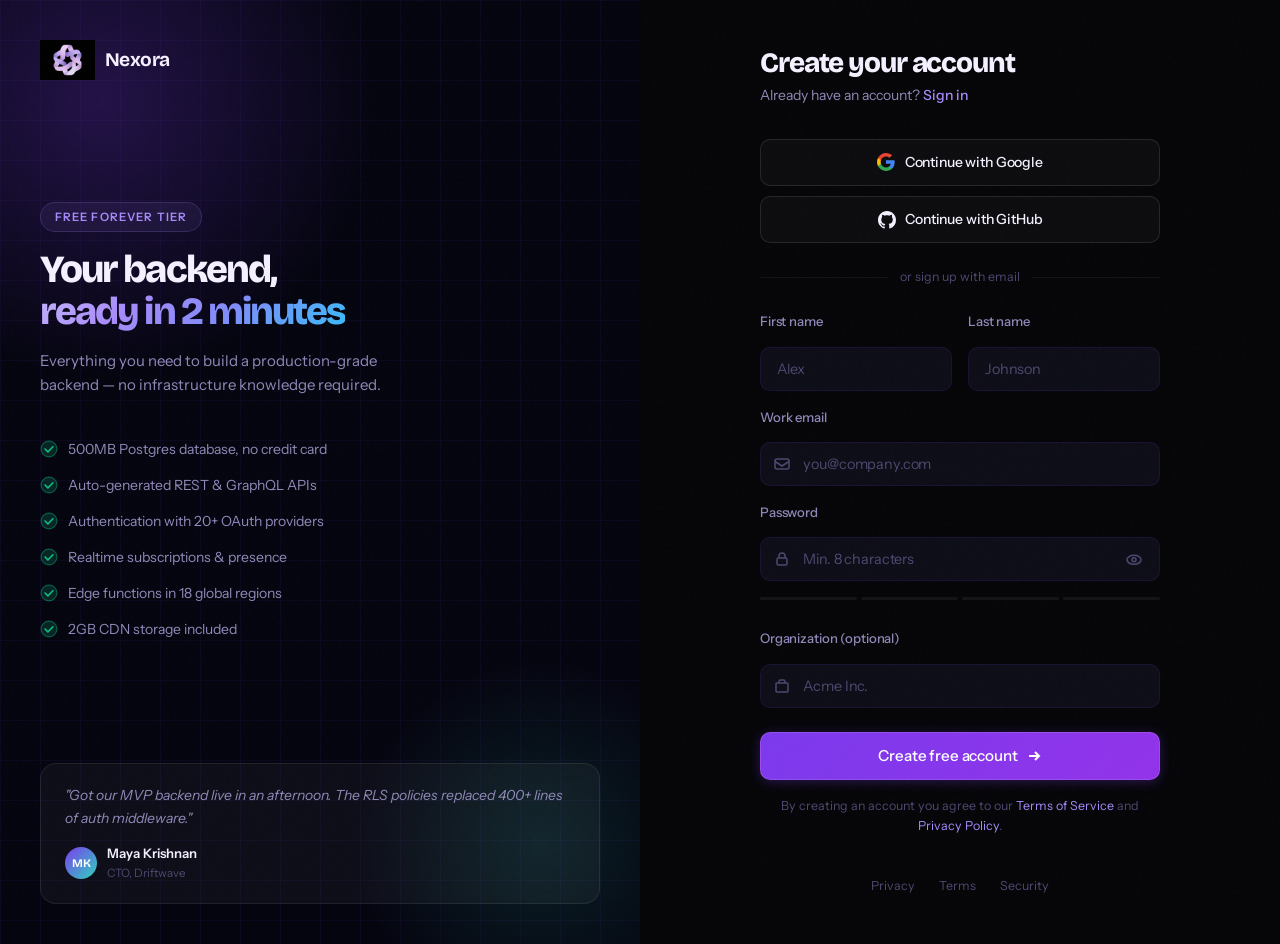
<file: signup.html>
<!DOCTYPE html>
<html lang="en">
<head>
  <meta charset="UTF-8" />
  <meta name="viewport" content="width=device-width, initial-scale=1.0" />
  <title>Create account — Nexora</title>
  <link rel="stylesheet" href="style.css" />
  <style>
    html, body { height: 100%; }

    .auth-page {
      min-height: 100vh;
      display: grid;
      grid-template-columns: 1fr 1fr;
    }

    /* Left visual panel */
    .auth-visual {
      position: relative;
      background: #050510;
      overflow: hidden;
      display: flex;
      flex-direction: column;
      justify-content: space-between;
      padding: 2.5rem;
    }
    .auth-visual-grid {
      position: absolute;
      inset: 0;
      background-image:
        linear-gradient(rgba(124,58,237,0.06) 1px, transparent 1px),
        linear-gradient(90deg, rgba(124,58,237,0.06) 1px, transparent 1px);
      background-size: 40px 40px;
    }
    .auth-visual-orb-1 {
      position: absolute;
      width: 600px; height: 600px;
      border-radius: 50%;
      background: radial-gradient(ellipse, rgba(124,58,237,0.25) 0%, transparent 65%);
      top: -200px; left: -200px;
      pointer-events: none;
    }
    .auth-visual-orb-2 {
      position: absolute;
      width: 400px; height: 400px;
      border-radius: 50%;
      background: radial-gradient(ellipse, rgba(45,212,191,0.12) 0%, transparent 65%);
      bottom: -100px; right: -100px;
      pointer-events: none;
    }

    .visual-logo { position: relative; z-index: 1; }
    .visual-content {
      position: relative;
      z-index: 1;
      flex: 1;
      display: flex;
      flex-direction: column;
      justify-content: center;
      padding: 2rem 0;
    }
    .visual-headline {
      font-family: var(--font-display);
      font-size: clamp(1.8rem, 3vw, 2.75rem);
      font-weight: 800;
      letter-spacing: -0.05em;
      line-height: 1.1;
      color: var(--text-primary);
      margin-bottom: 1rem;
    }
    .visual-sub {
      color: var(--text-secondary);
      font-size: 0.9375rem;
      line-height: 1.65;
      max-width: 360px;
      margin-bottom: 2.5rem;
    }
    .visual-feature-list {
      list-style: none;
      display: flex;
      flex-direction: column;
      gap: 0.85rem;
    }
    .visual-feature-list li {
      display: flex;
      align-items: center;
      gap: 0.65rem;
      font-size: 0.875rem;
      color: var(--text-secondary);
    }
    .visual-feature-list li::before {
      content: '';
      width: 18px; height: 18px;
      flex-shrink: 0;
      background: url("data:image/svg+xml,%3Csvg xmlns='http://www.w3.org/2000/svg' viewBox='0 0 16 16'%3E%3Ccircle cx='8' cy='8' r='7' fill='rgba(16,185,129,0.18)' stroke='rgba(16,185,129,0.45)' stroke-width='1'/%3E%3Cpath d='M4.5 8l2.5 2.5 4.5-4.5' stroke='%2310b981' stroke-width='1.5' fill='none' stroke-linecap='round' stroke-linejoin='round'/%3E%3C/svg%3E") center/contain no-repeat;
    }
    .visual-footer {
      position: relative;
      z-index: 1;
    }
    .visual-testimonial {
      background: rgba(255,255,255,0.04);
      border: 1px solid rgba(255,255,255,0.08);
      border-radius: var(--radius-lg);
      padding: 1.25rem 1.5rem;
    }
    .visual-testimonial-text {
      font-size: 0.875rem;
      color: var(--text-secondary);
      font-style: italic;
      line-height: 1.65;
      margin-bottom: 0.85rem;
    }
    .visual-testimonial-author {
      display: flex;
      align-items: center;
      gap: 0.6rem;
    }
    .visual-testimonial-avatar {
      width: 32px; height: 32px;
      border-radius: 50%;
      background: linear-gradient(135deg, var(--accent), var(--teal));
      display: flex; align-items: center; justify-content: center;
      font-family: var(--font-display); font-weight: 700; font-size: 0.72rem; color: #fff;
    }
    .visual-testimonial-name { font-size: 0.82rem; font-weight: 600; color: var(--text-primary); }
    .visual-testimonial-role { font-size: 0.72rem; color: var(--text-muted); }

    /* Right form panel */
    .auth-form-side {
      background: var(--bg-base);
      display: flex;
      flex-direction: column;
      align-items: center;
      justify-content: center;
      padding: 3rem 2rem;
      overflow-y: auto;
    }
    .auth-form-card {
      width: 100%;
      max-width: 400px;
    }
    .auth-form-header {
      margin-bottom: 2rem;
    }
    .auth-form-title {
      font-family: var(--font-display);
      font-size: 1.75rem;
      font-weight: 800;
      letter-spacing: -0.04em;
      color: var(--text-primary);
      margin-bottom: 0.35rem;
    }
    .auth-form-sub {
      font-size: 0.875rem;
      color: var(--text-secondary);
    }
    .auth-form-sub a {
      color: var(--accent-light);
      text-decoration: none;
      font-weight: 500;
    }
    .auth-form-sub a:hover { text-decoration: underline; }

    .form-grid-2 {
      display: grid;
      grid-template-columns: 1fr 1fr;
      gap: 1rem;
    }

    .form-stack {
      display: flex;
      flex-direction: column;
      gap: 1rem;
    }

    .password-toggle {
      position: absolute;
      right: 0.9rem;
      top: 50%;
      transform: translateY(-50%);
      background: none;
      border: none;
      color: var(--text-muted);
      cursor: pointer;
      padding: 0.2rem;
      display: flex;
      align-items: center;
      justify-content: center;
      transition: color 0.2s;
    }
    .password-toggle:hover { color: var(--text-secondary); }

    .strength-bar {
      display: flex;
      gap: 4px;
      margin-top: 0.5rem;
    }
    .strength-segment {
      height: 3px;
      flex: 1;
      border-radius: 2px;
      background: var(--border-subtle);
      transition: background 0.3s;
    }
    .strength-label { font-size: 0.75rem; color: var(--text-muted); margin-top: 0.35rem; }

    .terms-text {
      font-size: 0.78rem;
      color: var(--text-muted);
      text-align: center;
      line-height: 1.6;
    }
    .terms-text a { color: var(--accent-light); text-decoration: none; }
    .terms-text a:hover { text-decoration: underline; }

    @media (max-width: 860px) {
      .auth-page { grid-template-columns: 1fr; }
      .auth-visual { display: none; }
    }
  </style>
</head>
<body>

<div class="auth-page">
  <!-- Visual Side -->
  <div class="auth-visual">
    <div class="auth-visual-grid"></div>
    <div class="auth-visual-orb-1"></div>
    <div class="auth-visual-orb-2"></div>

    <div class="visual-logo">
      <a href="index.html" class="nav-logo">
        <!-- <span class="nav-logo-mark">N</span> -->
         <img src="./logo.png" alt="" width="55" height="40" />
        <span class="nav-logo-text">Nexora</span>
      </a>
    </div>

    <div class="visual-content">
      <div>
        <span class="label-tag" style="margin-bottom:1rem;">Free forever tier</span>
        <h2 class="visual-headline">Your backend,<br/><span class="gradient-text">ready in 2 minutes</span></h2>
        <p class="visual-sub">Everything you need to build a production-grade backend — no infrastructure knowledge required.</p>
        <ul class="visual-feature-list">
          <li>500MB Postgres database, no credit card</li>
          <li>Auto-generated REST & GraphQL APIs</li>
          <li>Authentication with 20+ OAuth providers</li>
          <li>Realtime subscriptions & presence</li>
          <li>Edge functions in 18 global regions</li>
          <li>2GB CDN storage included</li>
        </ul>
      </div>
    </div>

    <div class="visual-footer">
      <div class="visual-testimonial">
        <p class="visual-testimonial-text">"Got our MVP backend live in an afternoon. The RLS policies replaced 400+ lines of auth middleware."</p>
        <div class="visual-testimonial-author">
          <div class="visual-testimonial-avatar">MK</div>
          <div>
            <div class="visual-testimonial-name">Maya Krishnan</div>
            <div class="visual-testimonial-role">CTO, Driftwave</div>
          </div>
        </div>
      </div>
    </div>
  </div>

  <!-- Form Side -->
  <div class="auth-form-side">
    <div class="auth-form-card">
      <div class="auth-form-header">
        <h1 class="auth-form-title">Create your account</h1>
        <p class="auth-form-sub">Already have an account? <a href="login.html">Sign in</a></p>
      </div>

      <!-- Social Sign-up -->
      <div style="display:flex; flex-direction:column; gap:0.6rem; margin-bottom:1.5rem;">
        <a href="#" class="btn-social">
          <svg width="18" height="18" viewBox="0 0 18 18" fill="none"><path d="M17.64 9.2c0-.637-.057-1.251-.164-1.84H9v3.481h4.844c-.209 1.125-.843 2.078-1.796 2.717v2.258h2.908c1.702-1.567 2.684-3.875 2.684-6.615z" fill="#4285F4"/><path d="M9 18c2.43 0 4.467-.806 5.956-2.18l-2.908-2.259c-.806.54-1.837.86-3.048.86-2.344 0-4.328-1.584-5.036-3.711H.957v2.332C2.438 15.983 5.482 18 9 18z" fill="#34A853"/><path d="M3.964 10.71A5.41 5.41 0 013.682 9c0-.593.102-1.17.282-1.71V4.958H.957A8.996 8.996 0 000 9c0 1.452.348 2.827.957 4.042l3.007-2.332z" fill="#FBBC05"/><path d="M9 3.58c1.321 0 2.508.454 3.44 1.345l2.582-2.58C13.463.891 11.426 0 9 0 5.482 0 2.438 2.017.957 4.958L3.964 7.29C4.672 5.163 6.656 3.58 9 3.58z" fill="#EA4335"/></svg>
          Continue with Google
        </a>
        <a href="#" class="btn-social">
          <svg width="18" height="18" viewBox="0 0 24 24" fill="currentColor"><path d="M12 0C5.37 0 0 5.37 0 12c0 5.31 3.435 9.795 8.205 11.385.6.105.825-.255.825-.57 0-.285-.015-1.23-.015-2.235-3.015.555-3.795-.735-4.035-1.41-.135-.345-.72-1.41-1.23-1.695-.42-.225-1.02-.78-.015-.795.945-.015 1.62.87 1.845 1.23 1.08 1.815 2.805 1.305 3.495.99.105-.78.42-1.305.765-1.605-2.67-.3-5.46-1.335-5.46-5.925 0-1.305.465-2.385 1.23-3.225-.12-.3-.54-1.53.12-3.18 0 0 1.005-.315 3.3 1.23.96-.27 1.98-.405 3-.405s2.04.135 3 .405c2.295-1.56 3.3-1.23 3.3-1.23.66 1.65.24 2.88.12 3.18.765.84 1.23 1.905 1.23 3.225 0 4.605-2.805 5.625-5.475 5.925.435.375.81 1.095.81 2.22 0 1.605-.015 2.895-.015 3.3 0 .315.225.69.825.57A12.02 12.02 0 0024 12c0-6.63-5.37-12-12-12z"/></svg>
          Continue with GitHub
        </a>
      </div>

      <div class="divider-text" style="margin-bottom:1.5rem;">or sign up with email</div>

      <form onsubmit="return false;">
        <div class="form-stack">
          <div class="form-grid-2">
            <div class="form-group">
              <label class="form-label" for="fname">First name</label>
              <input class="input" type="text" id="fname" placeholder="Alex" autocomplete="given-name" />
            </div>
            <div class="form-group">
              <label class="form-label" for="lname">Last name</label>
              <input class="input" type="text" id="lname" placeholder="Johnson" autocomplete="family-name" />
            </div>
          </div>

          <div class="form-group">
            <label class="form-label" for="email">Work email</label>
            <div class="input-icon-wrap">
              <svg class="input-icon" viewBox="0 0 16 16" fill="none" stroke="currentColor" stroke-width="1.5"><rect x="1" y="3" width="14" height="10" rx="2"/><path d="M1 5.5l7 4.5 7-4.5"/></svg>
              <input class="input" type="email" id="email" placeholder="you@company.com" autocomplete="email" />
            </div>
          </div>

          <div class="form-group">
            <label class="form-label" for="password">Password</label>
            <div class="input-icon-wrap" style="position:relative;">
              <svg class="input-icon" viewBox="0 0 16 16" fill="none" stroke="currentColor" stroke-width="1.5"><rect x="3" y="7" width="10" height="7" rx="1.5"/><path d="M5 7V5a3 3 0 016 0v2"/></svg>
              <input class="input" type="password" id="password" placeholder="Min. 8 characters" autocomplete="new-password" oninput="updateStrength(this.value)" style="padding-right:2.75rem;" />
              <button class="password-toggle" type="button" onclick="togglePwd('password', this)">
                <svg width="16" height="16" viewBox="0 0 16 16" fill="none" stroke="currentColor" stroke-width="1.5"><ellipse cx="8" cy="8" rx="7" ry="4.5"/><circle cx="8" cy="8" r="2"/></svg>
              </button>
            </div>
            <div class="strength-bar" id="strengthBar">
              <div class="strength-segment" id="s1"></div>
              <div class="strength-segment" id="s2"></div>
              <div class="strength-segment" id="s3"></div>
              <div class="strength-segment" id="s4"></div>
            </div>
            <div class="strength-label" id="strengthLabel"></div>
          </div>

          <div class="form-group">
            <label class="form-label" for="org">Organization (optional)</label>
            <div class="input-icon-wrap">
              <svg class="input-icon" viewBox="0 0 16 16" fill="none" stroke="currentColor" stroke-width="1.5"><rect x="2" y="5" width="12" height="9" rx="1"/><path d="M5 5V3.5A1.5 1.5 0 016.5 2h3A1.5 1.5 0 0111 3.5V5"/></svg>
              <input class="input" type="text" id="org" placeholder="Acme Inc." />
            </div>
          </div>

          <button class="btn btn-primary btn-full" style="padding:0.85rem 1rem; font-size:0.95rem; margin-top:0.5rem;" type="submit">
            Create free account
            <svg width="16" height="16" viewBox="0 0 16 16" fill="none" stroke="currentColor" stroke-width="2"><path d="M3 8h10M9 4l4 4-4 4"/></svg>
          </button>

          <p class="terms-text">By creating an account you agree to our <a href="#">Terms of Service</a> and <a href="#">Privacy Policy</a>.</p>
        </div>
      </form>
    </div>

    <!-- Bottom nav -->
    <div style="margin-top:2.5rem; display:flex; gap:1.5rem; justify-content:center;">
      <a href="#" style="font-size:0.78rem; color:var(--text-muted); text-decoration:none; transition:color 0.2s;" onmouseover="this.style.color='var(--text-secondary)'" onmouseout="this.style.color='var(--text-muted)'">Privacy</a>
      <a href="#" style="font-size:0.78rem; color:var(--text-muted); text-decoration:none; transition:color 0.2s;" onmouseover="this.style.color='var(--text-secondary)'" onmouseout="this.style.color='var(--text-muted)'">Terms</a>
      <a href="#" style="font-size:0.78rem; color:var(--text-muted); text-decoration:none; transition:color 0.2s;" onmouseover="this.style.color='var(--text-secondary)'" onmouseout="this.style.color='var(--text-muted)'">Security</a>
    </div>
  </div>
</div>

<script>
function togglePwd(id, btn) {
  const inp = document.getElementById(id);
  const isText = inp.type === 'text';
  inp.type = isText ? 'password' : 'text';
  btn.innerHTML = isText
    ? '<svg width="16" height="16" viewBox="0 0 16 16" fill="none" stroke="currentColor" stroke-width="1.5"><ellipse cx="8" cy="8" rx="7" ry="4.5"/><circle cx="8" cy="8" r="2"/></svg>'
    : '<svg width="16" height="16" viewBox="0 0 16 16" fill="none" stroke="currentColor" stroke-width="1.5"><path d="M1 1l14 14M6.5 6.6A2 2 0 0010 9.5M3.2 3.3A7.4 7.4 0 001 8c1.3 2.8 4.2 4.5 7 4.5 1.2 0 2.4-.3 3.4-.9"/><path d="M9.8 3.7C9.2 3.6 8.6 3.5 8 3.5 5.2 3.5 2.3 5.2 1 8c.5 1 1.2 2 2.1 2.7"/></svg>';
}

function updateStrength(val) {
  const segs = ['s1','s2','s3','s4'];
  const lbl = document.getElementById('strengthLabel');
  let score = 0;
  if (val.length >= 8) score++;
  if (/[A-Z]/.test(val)) score++;
  if (/[0-9]/.test(val)) score++;
  if (/[^A-Za-z0-9]/.test(val)) score++;

  const colors = ['', '#ef4444', '#f59e0b', '#10b981', '#10b981'];
  const labels = ['', 'Weak', 'Fair', 'Good', 'Strong'];
  segs.forEach((s, i) => {
    document.getElementById(s).style.background = i < score ? colors[score] : 'var(--border-subtle)';
  });
  lbl.textContent = val.length > 0 ? labels[score] : '';
  lbl.style.color = colors[score];
}
</script>
</body>
</html>
</file>
<file: style.css>
@import url('https://fonts.googleapis.com/css2?family=Bricolage+Grotesque:opsz,wght@12..96,300;12..96,400;12..96,500;12..96,600;12..96,700;12..96,800&family=Instrument+Sans:ital,wght@0,400;0,500;0,600;1,400&family=JetBrains+Mono:wght@400;500&display=swap');

:root {
  --bg-base: #060609;
  --bg-surface: #0c0c13;
  --bg-card: #10101a;
  --bg-card-hover: #141420;
  --bg-elevated: #18182a;
  --bg-input: #0e0e18;
  --border: rgba(120, 60, 220, 0.13);
  --border-hover: rgba(140, 80, 255, 0.35);
  --border-subtle: rgba(255,255,255,0.055);
  --border-strong: rgba(255,255,255,0.1);
  --accent: #7c3aed;
  --accent-mid: #9333ea;
  --accent-light: #a78bfa;
  --accent-bright: #c4b5fd;
  --accent-glow: rgba(124, 58, 237, 0.15);
  --accent-glow-strong: rgba(124, 58, 237, 0.28);
  --teal: #2dd4bf;
  --teal-dim: rgba(45, 212, 191, 0.1);
  --amber: #f59e0b;
  --amber-dim: rgba(245, 158, 11, 0.12);
  --red: #ef4444;
  --red-dim: rgba(239, 68, 68, 0.12);
  --green: #10b981;
  --green-dim: rgba(16, 185, 129, 0.12);
  --text-primary: #f4f0ff;
  --text-secondary: #9089b8;
  --text-muted: #4e4870;
  --text-on-accent: #fff;
  --radius-sm: 6px;
  --radius-md: 10px;
  --radius-lg: 16px;
  --radius-xl: 22px;
  --radius-2xl: 32px;
  --nav-height: 68px;
  --font-display: 'Bricolage Grotesque', sans-serif;
  --font-body: 'Instrument Sans', sans-serif;
  --font-mono: 'JetBrains Mono', monospace;
  --shadow-card: 0 1px 3px rgba(0,0,0,0.5), 0 0 0 1px rgba(120,60,220,0.08);
  --shadow-glow: 0 0 60px rgba(124,58,237,0.15);
  --shadow-lift: 0 8px 32px rgba(0,0,0,0.4), 0 0 0 1px rgba(120,60,220,0.12);
}

*, *::before, *::after { box-sizing: border-box; margin: 0; padding: 0; }
html { scroll-behavior: smooth; }
body {
  font-family: var(--font-body);
  background: var(--bg-base);
  color: var(--text-primary);
  font-size: 16px;
  line-height: 1.6;
  -webkit-font-smoothing: antialiased;
  overflow-x: hidden;
}

/* ─── NOISE TEXTURE OVERLAY ───────────────────────── */
body::before {
  content: '';
  position: fixed;
  inset: 0;
  background-image: url("data:image/svg+xml,%3Csvg viewBox='0 0 256 256' xmlns='http://www.w3.org/2000/svg'%3E%3Cfilter id='noise'%3E%3CfeTurbulence type='fractalNoise' baseFrequency='0.9' numOctaves='4' stitchTiles='stitch'/%3E%3C/filter%3E%3Crect width='100%25' height='100%25' filter='url(%23noise)' opacity='0.03'/%3E%3C/svg%3E");
  pointer-events: none;
  z-index: 1000;
  opacity: 0.4;
}

/* ─── NAV ─────────────────────────────────────────── */
nav {
  position: fixed;
  top: 0; left: 0; right: 0;
  height: var(--nav-height);
  background: rgba(6, 6, 9, 0.88);
  backdrop-filter: blur(24px) saturate(1.4);
  -webkit-backdrop-filter: blur(24px) saturate(1.4);
  border-bottom: 1px solid var(--border-subtle);
  z-index: 100;
  display: flex;
  align-items: center;
  justify-content: space-between;
  padding: 0 2rem;
}

.nav-logo {
  display: flex;
  align-items: center;
  gap: 10px;
  text-decoration: none;
}

.nav-logo-mark {
  width: 32px; height: 32px;
  background: linear-gradient(135deg, var(--accent) 0%, var(--accent-mid) 100%);
  border-radius: 9px;
  display: flex;
  align-items: center;
  justify-content: center;
  font-family: var(--font-display);
  font-weight: 800;
  font-size: 0.9rem;
  color: #fff;
  letter-spacing: -0.02em;
  box-shadow: 0 0 20px rgba(124,58,237,0.4);
  flex-shrink: 0;
}

.nav-logo-text {
  font-family: var(--font-display);
  font-weight: 700;
  font-size: 1.2rem;
  color: var(--text-primary);
  letter-spacing: -0.03em;
}

.nav-links {
  display: flex;
  align-items: center;
  gap: 0.15rem;
  list-style: none;
}

.nav-links a {
  text-decoration: none;
  color: var(--text-secondary);
  font-size: 0.875rem;
  font-weight: 400;
  padding: 0.4rem 0.9rem;
  border-radius: var(--radius-md);
  transition: color 0.2s, background 0.2s;
  letter-spacing: -0.01em;
}

.nav-links a:hover,
.nav-links a.active {
  color: var(--text-primary);
  background: rgba(255,255,255,0.06);
}

.nav-actions {
  display: flex;
  align-items: center;
  gap: 0.6rem;
}

/* ─── BUTTONS ─────────────────────────────────────── */
.btn {
  display: inline-flex;
  align-items: center;
  justify-content: center;
  gap: 0.5rem;
  font-family: var(--font-body);
  font-size: 0.875rem;
  font-weight: 500;
  border: none;
  cursor: pointer;
  text-decoration: none;
  transition: all 0.22s cubic-bezier(0.34, 1.56, 0.64, 1);
  white-space: nowrap;
  border-radius: var(--radius-md);
  padding: 0.5rem 1.1rem;
  letter-spacing: -0.01em;
}

.btn-ghost {
  background: transparent;
  color: var(--text-secondary);
  border: 1px solid transparent;
}
.btn-ghost:hover {
  color: var(--text-primary);
  background: rgba(255,255,255,0.06);
}

.btn-outline {
  background: transparent;
  color: var(--text-primary);
  border: 1px solid var(--border-strong);
}
.btn-outline:hover {
  background: rgba(255,255,255,0.05);
  border-color: rgba(255,255,255,0.2);
}

.btn-primary {
  background: linear-gradient(135deg, var(--accent) 0%, var(--accent-mid) 100%);
  color: #fff;
  border: 1px solid rgba(255,255,255,0.12);
  box-shadow: 0 2px 12px rgba(124,58,237,0.3);
}
.btn-primary:hover {
  transform: translateY(-1px);
  box-shadow: 0 6px 24px rgba(124,58,237,0.45);
}
.btn-primary:active { transform: translateY(0); box-shadow: none; }

.btn-teal {
  background: linear-gradient(135deg, #0d9488 0%, #14b8a6 100%);
  color: #fff;
  border: 1px solid rgba(255,255,255,0.12);
  box-shadow: 0 2px 12px rgba(20,184,166,0.25);
}
.btn-teal:hover {
  transform: translateY(-1px);
  box-shadow: 0 6px 24px rgba(20,184,166,0.4);
}

.btn-lg { font-size: 1rem; padding: 0.75rem 1.75rem; border-radius: var(--radius-lg); }
.btn-xl { font-size: 1.05rem; padding: 0.9rem 2.1rem; border-radius: var(--radius-lg); }

.btn-full { width: 100%; justify-content: center; }

/* ─── LAYOUT ──────────────────────────────────────── */
.container {
  max-width: 1160px;
  margin: 0 auto;
  padding: 0 1.5rem;
}
.container-sm {
  max-width: 760px;
  margin: 0 auto;
  padding: 0 1.5rem;
}
.container-xs {
  max-width: 480px;
  margin: 0 auto;
  padding: 0 1.5rem;
}
.section { padding: 6rem 0; }
.section-sm { padding: 3rem 0; }

/* ─── TYPOGRAPHY ──────────────────────────────────── */
h1, h2, h3, h4, h5 {
  font-family: var(--font-display);
  line-height: 1.1;
  letter-spacing: -0.04em;
}

.display-title {
  font-size: clamp(2.5rem, 6vw, 4.5rem);
  font-weight: 800;
  color: var(--text-primary);
}

.section-title {
  font-size: clamp(1.8rem, 4vw, 2.75rem);
  font-weight: 700;
  color: var(--text-primary);
}

.section-subtitle {
  font-size: 1.05rem;
  color: var(--text-secondary);
  font-weight: 400;
  line-height: 1.72;
  margin-top: 0.75rem;
}

.label-tag {
  display: inline-flex;
  align-items: center;
  gap: 0.4rem;
  font-size: 0.72rem;
  font-weight: 600;
  letter-spacing: 0.1em;
  text-transform: uppercase;
  color: var(--accent-light);
  background: rgba(167, 139, 250, 0.08);
  border: 1px solid rgba(167, 139, 250, 0.18);
  padding: 0.3rem 0.85rem;
  border-radius: 999px;
  margin-bottom: 1.25rem;
}

/* ─── GRADIENT TEXT ───────────────────────────────── */
.gradient-text {
  background: linear-gradient(135deg, #c4b5fd 0%, #a78bfa 30%, #818cf8 60%, #38bdf8 100%);
  -webkit-background-clip: text;
  -webkit-text-fill-color: transparent;
  background-clip: text;
}

.gradient-text-warm {
  background: linear-gradient(135deg, #fde68a 0%, #f59e0b 40%, #ef4444 100%);
  -webkit-background-clip: text;
  -webkit-text-fill-color: transparent;
  background-clip: text;
}

/* ─── CARDS ───────────────────────────────────────── */
.card {
  background: var(--bg-card);
  border: 1px solid var(--border);
  border-radius: var(--radius-lg);
  padding: 1.75rem;
  transition: border-color 0.25s, background 0.25s, transform 0.2s, box-shadow 0.25s;
  box-shadow: var(--shadow-card);
}

.card:hover {
  border-color: var(--border-hover);
  background: var(--bg-card-hover);
  transform: translateY(-2px);
  box-shadow: var(--shadow-lift);
}

.card-glass {
  background: rgba(16,16,26,0.7);
  backdrop-filter: blur(20px);
  -webkit-backdrop-filter: blur(20px);
  border: 1px solid var(--border);
  border-radius: var(--radius-xl);
  padding: 2rem;
}

/* ─── BADGE / PILL ────────────────────────────────── */
.badge {
  display: inline-flex;
  align-items: center;
  gap: 0.35rem;
  font-size: 0.72rem;
  font-weight: 600;
  padding: 0.2rem 0.65rem;
  border-radius: 999px;
  letter-spacing: 0.02em;
}
.badge-green { background: var(--green-dim); color: var(--green); border: 1px solid rgba(16,185,129,0.2); }
.badge-purple { background: rgba(167,139,250,0.1); color: var(--accent-light); border: 1px solid rgba(167,139,250,0.2); }
.badge-amber { background: var(--amber-dim); color: var(--amber); border: 1px solid rgba(245,158,11,0.2); }
.badge-teal { background: var(--teal-dim); color: var(--teal); border: 1px solid rgba(45,212,191,0.2); }
.badge-red { background: var(--red-dim); color: var(--red); border: 1px solid rgba(239,68,68,0.2); }

/* ─── DIVIDER ─────────────────────────────────────── */
.divider {
  height: 1px;
  background: var(--border-subtle);
  border: none;
  margin: 0;
}

/* ─── GLOW DOT ────────────────────────────────────── */
.glow-dot {
  display: inline-block;
  width: 8px; height: 8px;
  border-radius: 50%;
  background: var(--green);
  box-shadow: 0 0 10px var(--green);
  animation: pulse-dot 2.5s ease-in-out infinite;
}

@keyframes pulse-dot {
  0%, 100% { box-shadow: 0 0 8px var(--green); opacity: 1; }
  50% { box-shadow: 0 0 16px var(--green), 0 0 30px rgba(16,185,129,0.3); opacity: 0.85; }
}

/* ─── CODE BLOCK ──────────────────────────────────── */
pre, code {
  font-family: var(--font-mono);
  font-size: 0.83rem;
}

pre {
  background: #09090f;
  border: 1px solid var(--border-subtle);
  border-radius: var(--radius-md);
  padding: 1.25rem 1.5rem;
  overflow-x: auto;
  line-height: 1.75;
}

code {
  background: rgba(124,58,237,0.12);
  color: var(--accent-bright);
  padding: 0.1em 0.4em;
  border-radius: 4px;
}

pre code { background: none; color: inherit; padding: 0; }

.code-comment { color: #4e4870; font-style: italic; }
.code-keyword { color: #c084fc; }
.code-string  { color: #6ee7b7; }
.code-fn      { color: #67e8f9; }
.code-num     { color: #fbbf24; }
.code-type    { color: #f0abfc; }

/* ─── FOOTER ──────────────────────────────────────── */
footer {
  background: var(--bg-surface);
  border-top: 1px solid var(--border-subtle);
  padding: 4.5rem 0 2.5rem;
}

.footer-grid {
  display: grid;
  grid-template-columns: 2fr 1fr 1fr 1fr 1fr;
  gap: 3rem;
  margin-bottom: 3.5rem;
}

.footer-brand p {
  color: var(--text-secondary);
  font-size: 0.875rem;
  margin-top: 0.85rem;
  max-width: 260px;
  line-height: 1.65;
}

.footer-col h4 {
  font-family: var(--font-display);
  font-size: 0.72rem;
  font-weight: 700;
  letter-spacing: 0.1em;
  text-transform: uppercase;
  color: var(--text-muted);
  margin-bottom: 1.1rem;
}

.footer-col ul {
  list-style: none;
  display: flex;
  flex-direction: column;
  gap: 0.65rem;
}

.footer-col ul a {
  text-decoration: none;
  color: var(--text-secondary);
  font-size: 0.875rem;
  transition: color 0.2s;
  letter-spacing: -0.01em;
}
.footer-col ul a:hover { color: var(--text-primary); }

.footer-bottom {
  display: flex;
  align-items: center;
  justify-content: space-between;
  padding-top: 2rem;
  border-top: 1px solid var(--border-subtle);
  font-size: 0.8rem;
  color: var(--text-muted);
}

/* ─── HERO BACKGROUNDS ────────────────────────────── */
.hero-grid-bg {
  position: absolute;
  inset: 0;
  background-image:
    linear-gradient(rgba(124,58,237,0.05) 1px, transparent 1px),
    linear-gradient(90deg, rgba(124,58,237,0.05) 1px, transparent 1px);
  background-size: 52px 52px;
  mask-image: radial-gradient(ellipse 90% 70% at 50% 0%, black 30%, transparent 100%);
  -webkit-mask-image: radial-gradient(ellipse 90% 70% at 50% 0%, black 30%, transparent 100%);
  pointer-events: none;
}

.hero-radial {
  position: absolute;
  top: -250px;
  left: 50%;
  transform: translateX(-50%);
  width: 1000px;
  height: 700px;
  background: radial-gradient(ellipse at center, rgba(124,58,237,0.2) 0%, rgba(45,212,191,0.05) 40%, transparent 65%);
  pointer-events: none;
}

.hero-orbs {
  position: absolute;
  inset: 0;
  pointer-events: none;
  overflow: hidden;
}
.hero-orb {
  position: absolute;
  border-radius: 50%;
  filter: blur(80px);
}
.hero-orb-1 {
  width: 500px; height: 500px;
  background: rgba(124,58,237,0.14);
  top: -150px; left: -100px;
}
.hero-orb-2 {
  width: 400px; height: 400px;
  background: rgba(45,212,191,0.08);
  top: -50px; right: -100px;
}
.hero-orb-3 {
  width: 300px; height: 300px;
  background: rgba(245,158,11,0.06);
  bottom: 0; left: 40%;
}

/* ─── FEATURE ICON ────────────────────────────────── */
.feature-icon {
  width: 48px; height: 48px;
  border-radius: var(--radius-md);
  background: linear-gradient(135deg, rgba(124,58,237,0.18) 0%, rgba(45,212,191,0.06) 100%);
  border: 1px solid rgba(124,58,237,0.22);
  display: flex;
  align-items: center;
  justify-content: center;
  font-size: 1.3rem;
  margin-bottom: 1.25rem;
  flex-shrink: 0;
  box-shadow: inset 0 1px 0 rgba(255,255,255,0.05);
}

/* ─── STATS ───────────────────────────────────────── */
.stat-item { text-align: center; }
.stat-num {
  font-family: var(--font-display);
  font-size: 2.4rem;
  font-weight: 800;
  color: var(--text-primary);
  letter-spacing: -0.05em;
  line-height: 1;
}
.stat-label {
  font-size: 0.8rem;
  color: var(--text-muted);
  margin-top: 0.4rem;
  letter-spacing: 0.01em;
}

/* ─── PRICING CARDS ───────────────────────────────── */
.pricing-card {
  background: var(--bg-card);
  border: 1px solid var(--border);
  border-radius: var(--radius-xl);
  padding: 2rem;
  display: flex;
  flex-direction: column;
  transition: border-color 0.25s, transform 0.2s, box-shadow 0.25s;
}
.pricing-card:hover { border-color: var(--border-hover); }
.pricing-card.featured {
  border-color: var(--accent);
  background: linear-gradient(160deg, #12082a 0%, #10101a 60%);
  position: relative;
  transform: scale(1.03);
  box-shadow: 0 0 60px rgba(124,58,237,0.2), var(--shadow-lift);
}
.pricing-card.featured:hover { transform: scale(1.04); }
.pricing-card .price-amount {
  font-family: var(--font-display);
  font-size: 3rem;
  font-weight: 800;
  color: var(--text-primary);
  letter-spacing: -0.05em;
  line-height: 1;
}
.pricing-card .price-period {
  font-size: 0.85rem;
  color: var(--text-muted);
  margin-top: 0.3rem;
}
.feature-check, .feature-cross {
  display: flex;
  align-items: flex-start;
  gap: 0.65rem;
  font-size: 0.875rem;
  line-height: 1.5;
}
.feature-check { color: var(--text-secondary); }
.feature-cross { color: var(--text-muted); }
.feature-check::before {
  content: '';
  width: 17px; height: 17px;
  flex-shrink: 0;
  margin-top: 1px;
  background: url("data:image/svg+xml,%3Csvg xmlns='http://www.w3.org/2000/svg' viewBox='0 0 16 16'%3E%3Ccircle cx='8' cy='8' r='7' fill='rgba(16,185,129,0.15)' stroke='rgba(16,185,129,0.4)' stroke-width='1'/%3E%3Cpath d='M4.5 8l2.5 2.5 4.5-4.5' stroke='%2310b981' stroke-width='1.5' fill='none' stroke-linecap='round' stroke-linejoin='round'/%3E%3C/svg%3E") center/contain no-repeat;
}
.feature-cross::before {
  content: '';
  width: 17px; height: 17px;
  flex-shrink: 0;
  margin-top: 1px;
  background: url("data:image/svg+xml,%3Csvg xmlns='http://www.w3.org/2000/svg' viewBox='0 0 16 16'%3E%3Ccircle cx='8' cy='8' r='7' fill='rgba(255,255,255,0.04)' stroke='rgba(255,255,255,0.08)' stroke-width='1'/%3E%3Cpath d='M5.5 5.5l5 5M10.5 5.5l-5 5' stroke='%234e4870' stroke-width='1.5' stroke-linecap='round'/%3E%3C/svg%3E") center/contain no-repeat;
}

/* ─── DOCS LAYOUT ─────────────────────────────────── */
.docs-layout {
  display: grid;
  grid-template-columns: 248px 1fr;
  gap: 3rem;
  min-height: calc(100vh - var(--nav-height));
}
.docs-sidebar {
  position: sticky;
  top: calc(var(--nav-height) + 2rem);
  height: fit-content;
  padding-top: 2rem;
}
.docs-sidebar-section { margin-bottom: 1.75rem; }
.docs-sidebar-section h5 {
  font-family: var(--font-display);
  font-size: 0.68rem;
  font-weight: 700;
  letter-spacing: 0.12em;
  text-transform: uppercase;
  color: var(--text-muted);
  margin-bottom: 0.5rem;
}
.docs-sidebar-section ul { list-style: none; display: flex; flex-direction: column; gap: 0.1rem; }
.docs-sidebar-section ul a {
  display: block;
  text-decoration: none;
  color: var(--text-secondary);
  font-size: 0.875rem;
  padding: 0.35rem 0.75rem;
  border-radius: var(--radius-sm);
  border-left: 2px solid transparent;
  transition: all 0.15s;
}
.docs-sidebar-section ul a:hover {
  color: var(--text-primary);
  background: rgba(255,255,255,0.04);
}
.docs-sidebar-section ul a.active {
  color: var(--accent-light);
  background: rgba(167,139,250,0.08);
  border-left-color: var(--accent-light);
}
.docs-content {
  padding: 2rem 0 4rem;
  max-width: 720px;
}
.docs-content h1 { font-size: 2.1rem; font-weight: 800; margin-bottom: 0.5rem; }
.docs-content h2 {
  font-size: 1.35rem; font-weight: 700;
  margin-top: 2.5rem; margin-bottom: 0.75rem;
  padding-top: 2.5rem;
  border-top: 1px solid var(--border-subtle);
}
.docs-content h3 { font-size: 1.05rem; font-weight: 600; margin-top: 1.75rem; margin-bottom: 0.5rem; color: var(--text-secondary); }
.docs-content p { color: var(--text-secondary); margin-bottom: 1rem; font-size: 0.9375rem; }
.docs-content ul, .docs-content ol { color: var(--text-secondary); padding-left: 1.5rem; font-size: 0.9375rem; margin-bottom: 1rem; line-height: 1.75; }

/* ─── ANNOUNCEMENT BAR ────────────────────────────── */
.announcement-bar {
  background: linear-gradient(90deg, rgba(124,58,237,0.12) 0%, rgba(45,212,191,0.06) 100%);
  border-bottom: 1px solid rgba(124,58,237,0.18);
  padding: 0.55rem 1.5rem;
  text-align: center;
  font-size: 0.82rem;
  color: var(--text-secondary);
  letter-spacing: 0.01em;
}
.announcement-bar a { color: var(--accent-light); text-decoration: none; font-weight: 500; }
.announcement-bar a:hover { text-decoration: underline; }

/* ─── CTA BAND ────────────────────────────────────── */
.cta-band {
  background: linear-gradient(135deg, rgba(124,58,237,0.14) 0%, rgba(45,212,191,0.05) 50%, rgba(124,58,237,0.08) 100%);
  border: 1px solid rgba(124,58,237,0.22);
  border-radius: var(--radius-2xl);
  padding: 5rem 3rem;
  text-align: center;
  position: relative;
  overflow: hidden;
}
.cta-band::before {
  content: '';
  position: absolute;
  top: -50%;
  left: 50%;
  transform: translateX(-50%);
  width: 600px; height: 400px;
  background: radial-gradient(ellipse, rgba(124,58,237,0.15) 0%, transparent 65%);
  pointer-events: none;
}

/* ─── FORM INPUTS ─────────────────────────────────── */
.input {
  width: 100%;
  background: var(--bg-input);
  border: 1px solid var(--border);
  border-radius: var(--radius-md);
  padding: 0.75rem 1rem;
  color: var(--text-primary);
  font-family: var(--font-body);
  font-size: 0.9rem;
  outline: none;
  transition: border-color 0.2s, box-shadow 0.2s;
  letter-spacing: -0.01em;
}
.input:focus {
  border-color: var(--accent);
  box-shadow: 0 0 0 3px rgba(124,58,237,0.12);
}
.input::placeholder { color: var(--text-muted); }

.form-label {
  display: block;
  font-size: 0.82rem;
  font-weight: 500;
  color: var(--text-secondary);
  margin-bottom: 0.45rem;
  letter-spacing: -0.01em;
}

.form-group { display: flex; flex-direction: column; gap: 0.45rem; }

.input-icon-wrap { position: relative; }
.input-icon-wrap .input { padding-left: 2.65rem; }
.input-icon {
  position: absolute;
  left: 0.9rem;
  top: 50%;
  transform: translateY(-50%);
  color: var(--text-muted);
  pointer-events: none;
  width: 16px; height: 16px;
}

/* ─── DIVIDER WITH TEXT ───────────────────────────── */
.divider-text {
  display: flex;
  align-items: center;
  gap: 0.75rem;
  color: var(--text-muted);
  font-size: 0.78rem;
}
.divider-text::before, .divider-text::after {
  content: '';
  flex: 1;
  height: 1px;
  background: var(--border-subtle);
}

/* ─── SOCIAL AUTH BTN ─────────────────────────────── */
.btn-social {
  display: flex;
  align-items: center;
  justify-content: center;
  gap: 0.6rem;
  width: 100%;
  padding: 0.72rem 1rem;
  border-radius: var(--radius-md);
  border: 1px solid var(--border-strong);
  background: rgba(255,255,255,0.03);
  color: var(--text-primary);
  font-family: var(--font-body);
  font-size: 0.875rem;
  font-weight: 500;
  cursor: pointer;
  text-decoration: none;
  transition: all 0.2s;
  letter-spacing: -0.01em;
}
.btn-social:hover {
  background: rgba(255,255,255,0.07);
  border-color: rgba(255,255,255,0.18);
  transform: translateY(-1px);
}

/* ─── AUTH PAGE LAYOUT ────────────────────────────── */
.auth-page {
  min-height: 100vh;
  display: grid;
  grid-template-columns: 1fr 1fr;
}
.auth-visual {
  position: relative;
  background: linear-gradient(150deg, #0c062a 0%, #07071a 50%, #060614 100%);
  overflow: hidden;
  display: flex;
  flex-direction: column;
  justify-content: space-between;
  padding: 3rem;
}
.auth-form-side {
  display: flex;
  flex-direction: column;
  align-items: center;
  justify-content: center;
  padding: 3rem 2rem;
  background: var(--bg-base);
  position: relative;
}
.auth-form-card {
  width: 100%;
  max-width: 400px;
}

@media (max-width: 860px) {
  .auth-page { grid-template-columns: 1fr; }
  .auth-visual { display: none; }
}

/* ─── CHANGELOG ───────────────────────────────────── */
.changelog-layout {
  display: grid;
  grid-template-columns: 200px 1fr;
  gap: 4rem;
  max-width: 880px;
  margin: 0 auto;
}
@media(max-width:700px) { .changelog-layout { grid-template-columns: 1fr; } }
.changelog-nav {
  position: sticky;
  top: calc(var(--nav-height) + 2rem);
  height: fit-content;
}
.changelog-nav h5 {
  font-family: var(--font-display);
  font-size: 0.68rem;
  font-weight: 700;
  letter-spacing: 0.12em;
  text-transform: uppercase;
  color: var(--text-muted);
  margin-bottom: 0.75rem;
}
.changelog-nav ul { list-style: none; display: flex; flex-direction: column; gap: 0.35rem; }
.changelog-nav ul a {
  text-decoration: none;
  font-size: 0.82rem;
  color: var(--text-secondary);
  transition: color 0.15s;
}
.changelog-nav ul a:hover { color: var(--text-primary); }
.cl-entry { margin-bottom: 4rem; }
.cl-entry-header {
  display: flex;
  align-items: center;
  gap: 1rem;
  margin-bottom: 1.5rem;
  padding-bottom: 1rem;
  border-bottom: 1px solid var(--border-subtle);
}
.cl-version {
  font-family: var(--font-display);
  font-size: 1.6rem;
  font-weight: 800;
  color: var(--text-primary);
  letter-spacing: -0.05em;
}
.cl-date { font-size: 0.825rem; color: var(--text-muted); }
.cl-section-title {
  font-size: 0.68rem;
  font-weight: 700;
  letter-spacing: 0.12em;
  text-transform: uppercase;
  color: var(--text-muted);
  margin: 1.5rem 0 0.65rem;
}
.cl-item {
  display: flex;
  gap: 0.75rem;
  align-items: flex-start;
  font-size: 0.875rem;
  color: var(--text-secondary);
  padding: 0.4rem 0;
  line-height: 1.55;
}
.cl-item strong { color: var(--text-primary); font-weight: 500; }
.cl-dot-new    { width: 8px; height: 8px; border-radius: 50%; background: var(--accent-light); flex-shrink: 0; margin-top: 6px; }
.cl-dot-fix    { width: 8px; height: 8px; border-radius: 50%; background: var(--green); flex-shrink: 0; margin-top: 6px; }
.cl-dot-break  { width: 8px; height: 8px; border-radius: 50%; background: var(--red); flex-shrink: 0; margin-top: 6px; }
.cl-dot-perf   { width: 8px; height: 8px; border-radius: 50%; background: var(--amber); flex-shrink: 0; margin-top: 6px; }
.cl-legend { display: flex; gap: 1.25rem; margin-bottom: 2.5rem; flex-wrap: wrap; }
.cl-legend-item { display: flex; align-items: center; gap: 0.4rem; font-size: 0.78rem; color: var(--text-muted); }

/* ─── TABLE ───────────────────────────────────────── */
table { width: 100%; border-collapse: collapse; font-size: 0.875rem; }
th {
  text-align: left;
  padding: 0.75rem 1rem;
  color: var(--text-muted);
  font-weight: 600;
  font-size: 0.72rem;
  letter-spacing: 0.08em;
  text-transform: uppercase;
  border-bottom: 1px solid var(--border-subtle);
}
td { padding: 0.875rem 1rem; border-bottom: 1px solid var(--border-subtle); color: var(--text-secondary); }
tr:hover td { background: rgba(255,255,255,0.02); }

/* ─── SCROLLBAR ───────────────────────────────────── */
::-webkit-scrollbar { width: 6px; height: 6px; }
::-webkit-scrollbar-track { background: transparent; }
::-webkit-scrollbar-thumb { background: #1e1830; border-radius: 3px; }
::-webkit-scrollbar-thumb:hover { background: var(--accent); }
::selection { background: rgba(124,58,237,0.35); color: #fff; }

/* ─── RESPONSIVE ──────────────────────────────────── */
@media (max-width: 900px) {
  .footer-grid { grid-template-columns: 1fr 1fr; gap: 2rem; }
  .docs-layout { grid-template-columns: 1fr; }
  .docs-sidebar { display: none; }
  nav .nav-links { display: none; }
}
@media (max-width: 600px) {
  .footer-grid { grid-template-columns: 1fr; }
}

/* ─── ANIMATIONS ──────────────────────────────────── */
@keyframes fadeUp {
  from { opacity: 0; transform: translateY(20px); }
  to   { opacity: 1; transform: translateY(0); }
}
@keyframes fadeIn {
  from { opacity: 0; }
  to   { opacity: 1; }
}
@keyframes shimmer {
  0% { background-position: -200% center; }
  100% { background-position: 200% center; }
}
.animate-fade-up { animation: fadeUp 0.6s cubic-bezier(0.22, 1, 0.36, 1) both; }
.animate-delay-1 { animation-delay: 0.1s; }
.animate-delay-2 { animation-delay: 0.2s; }
.animate-delay-3 { animation-delay: 0.3s; }
.animate-delay-4 { animation-delay: 0.45s; }
</file>
